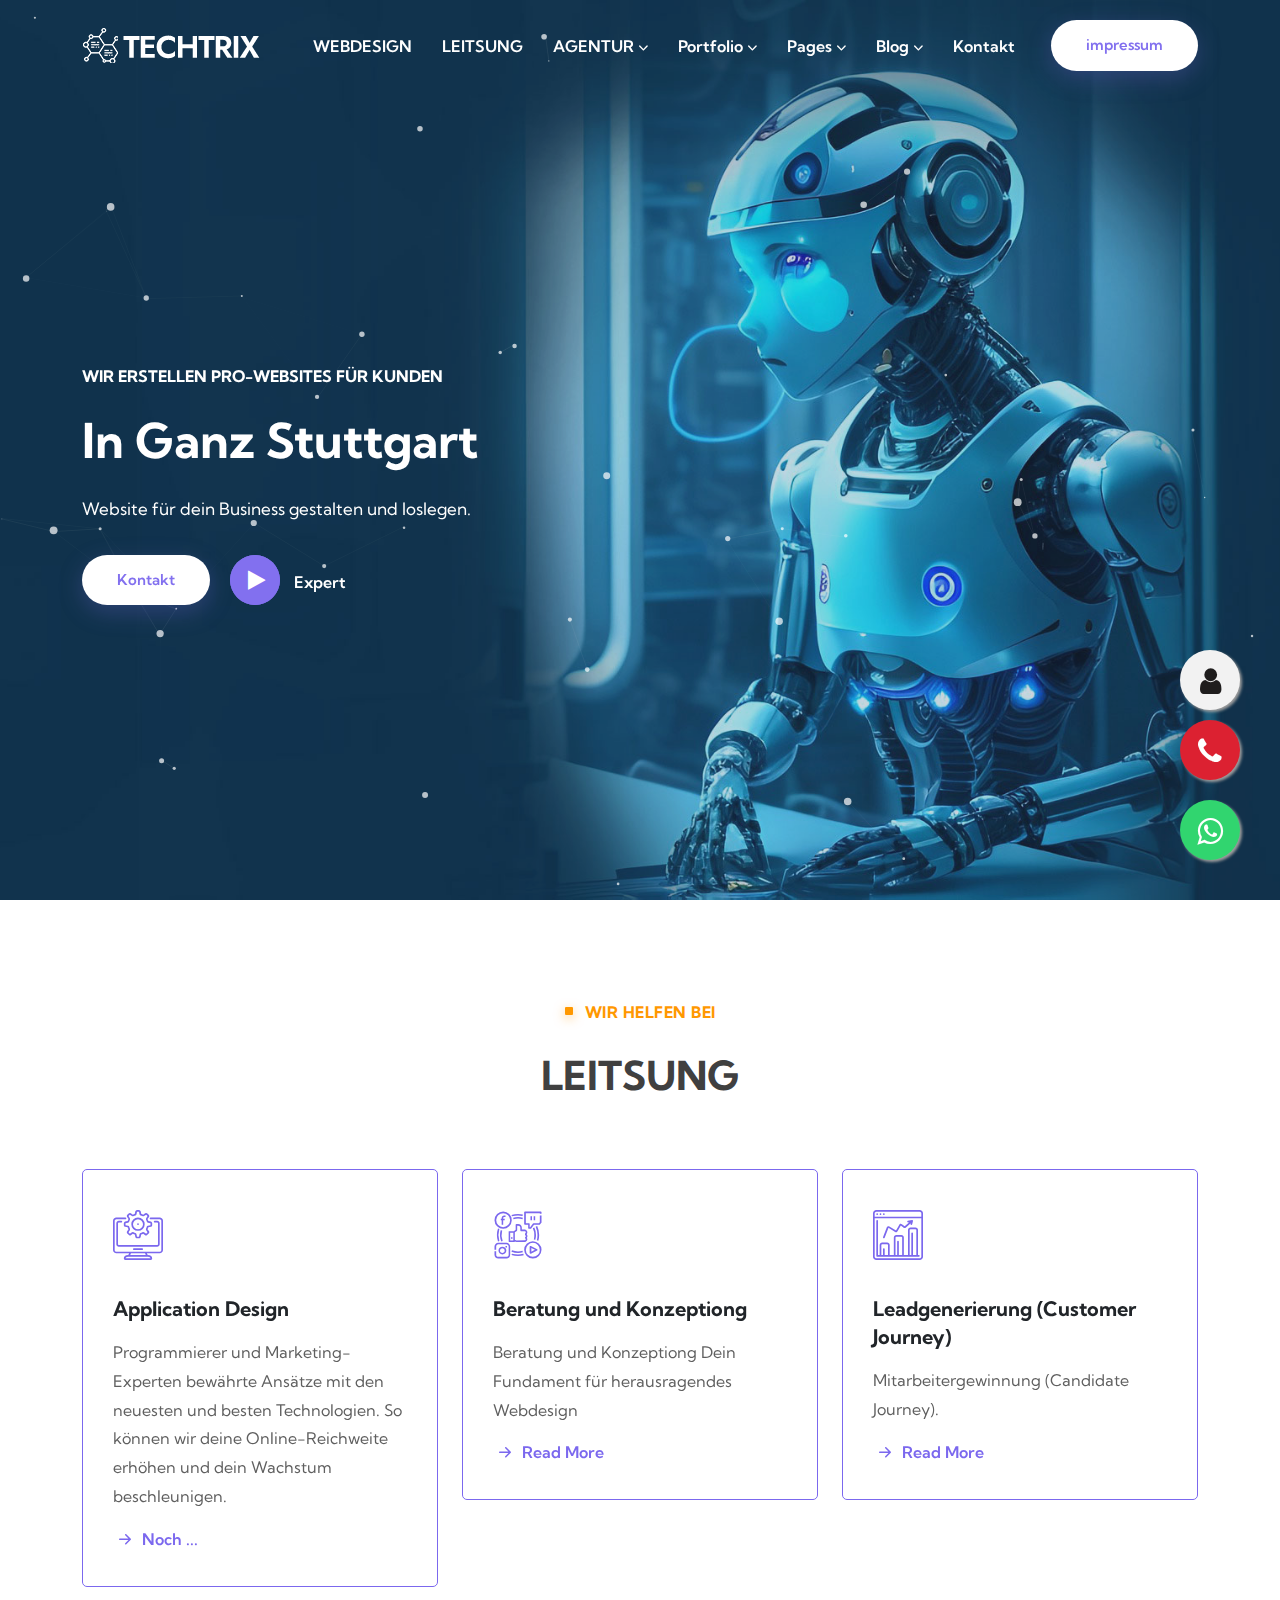
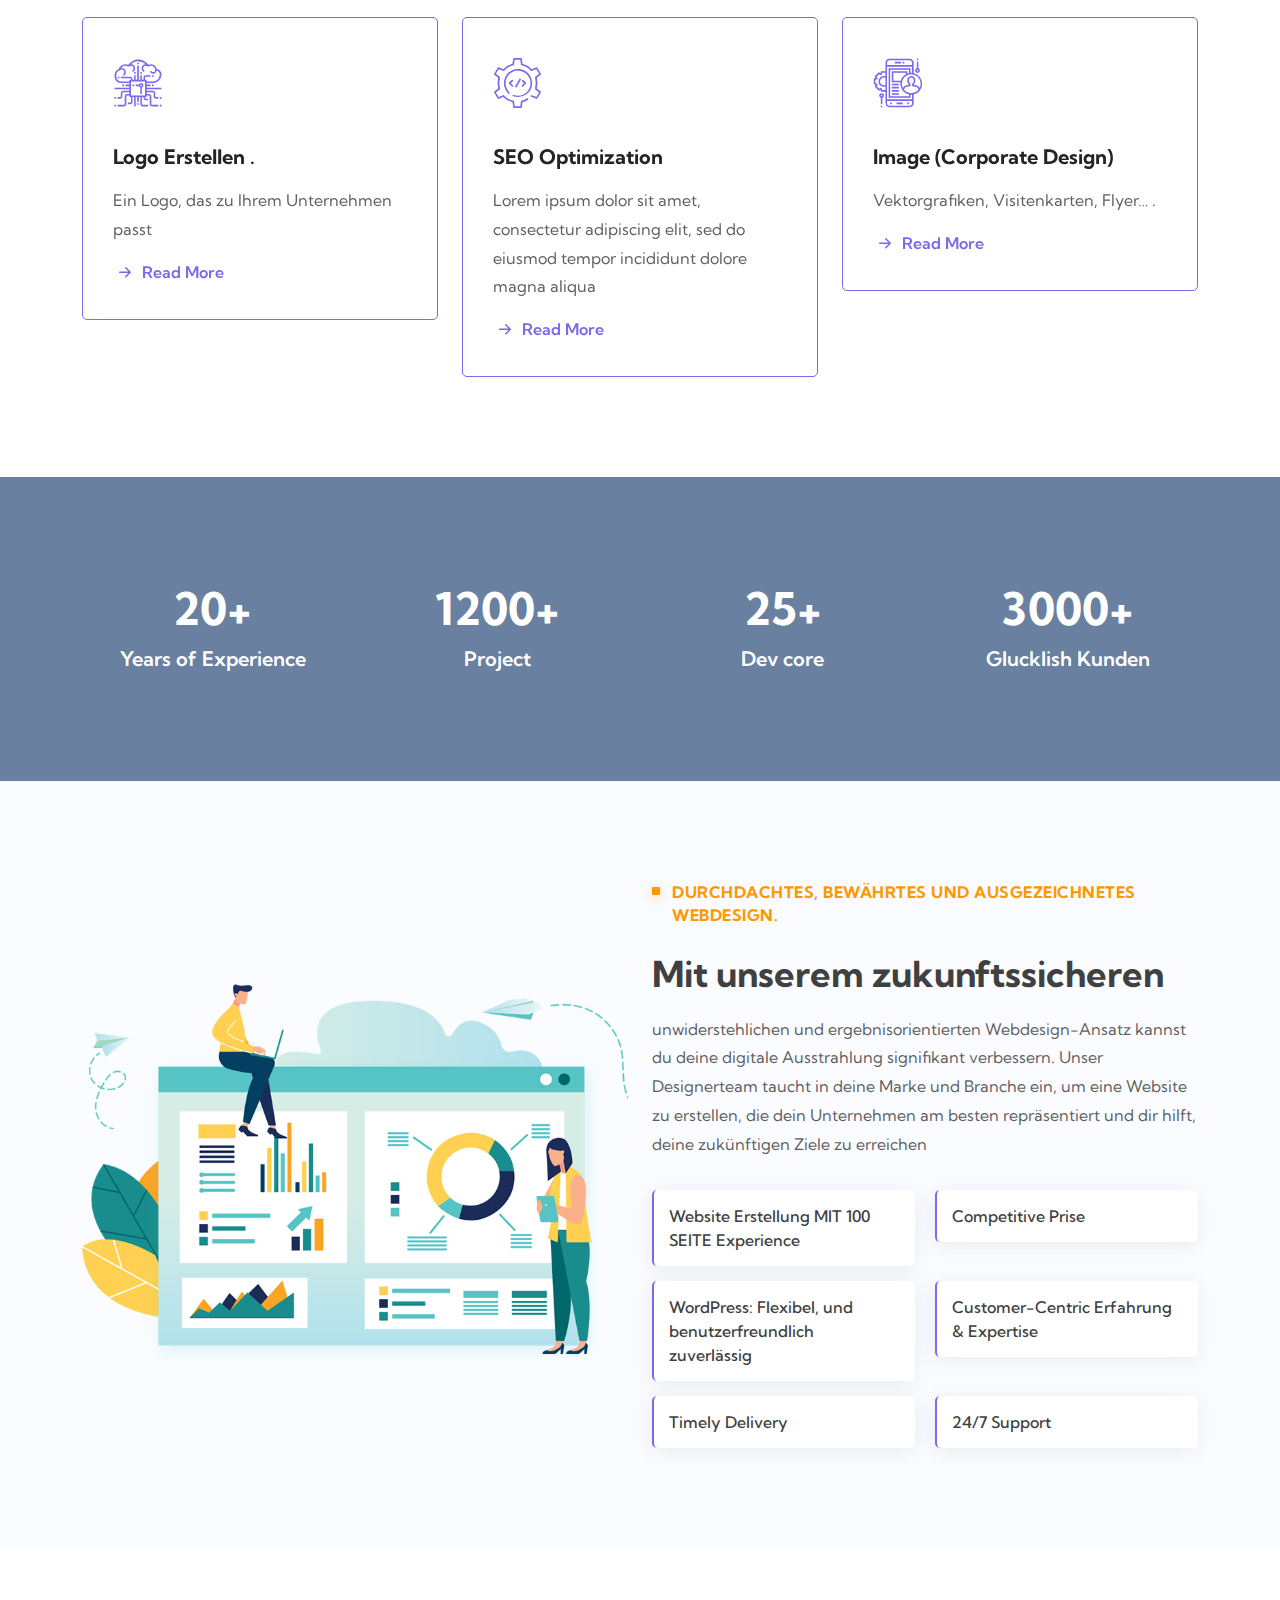
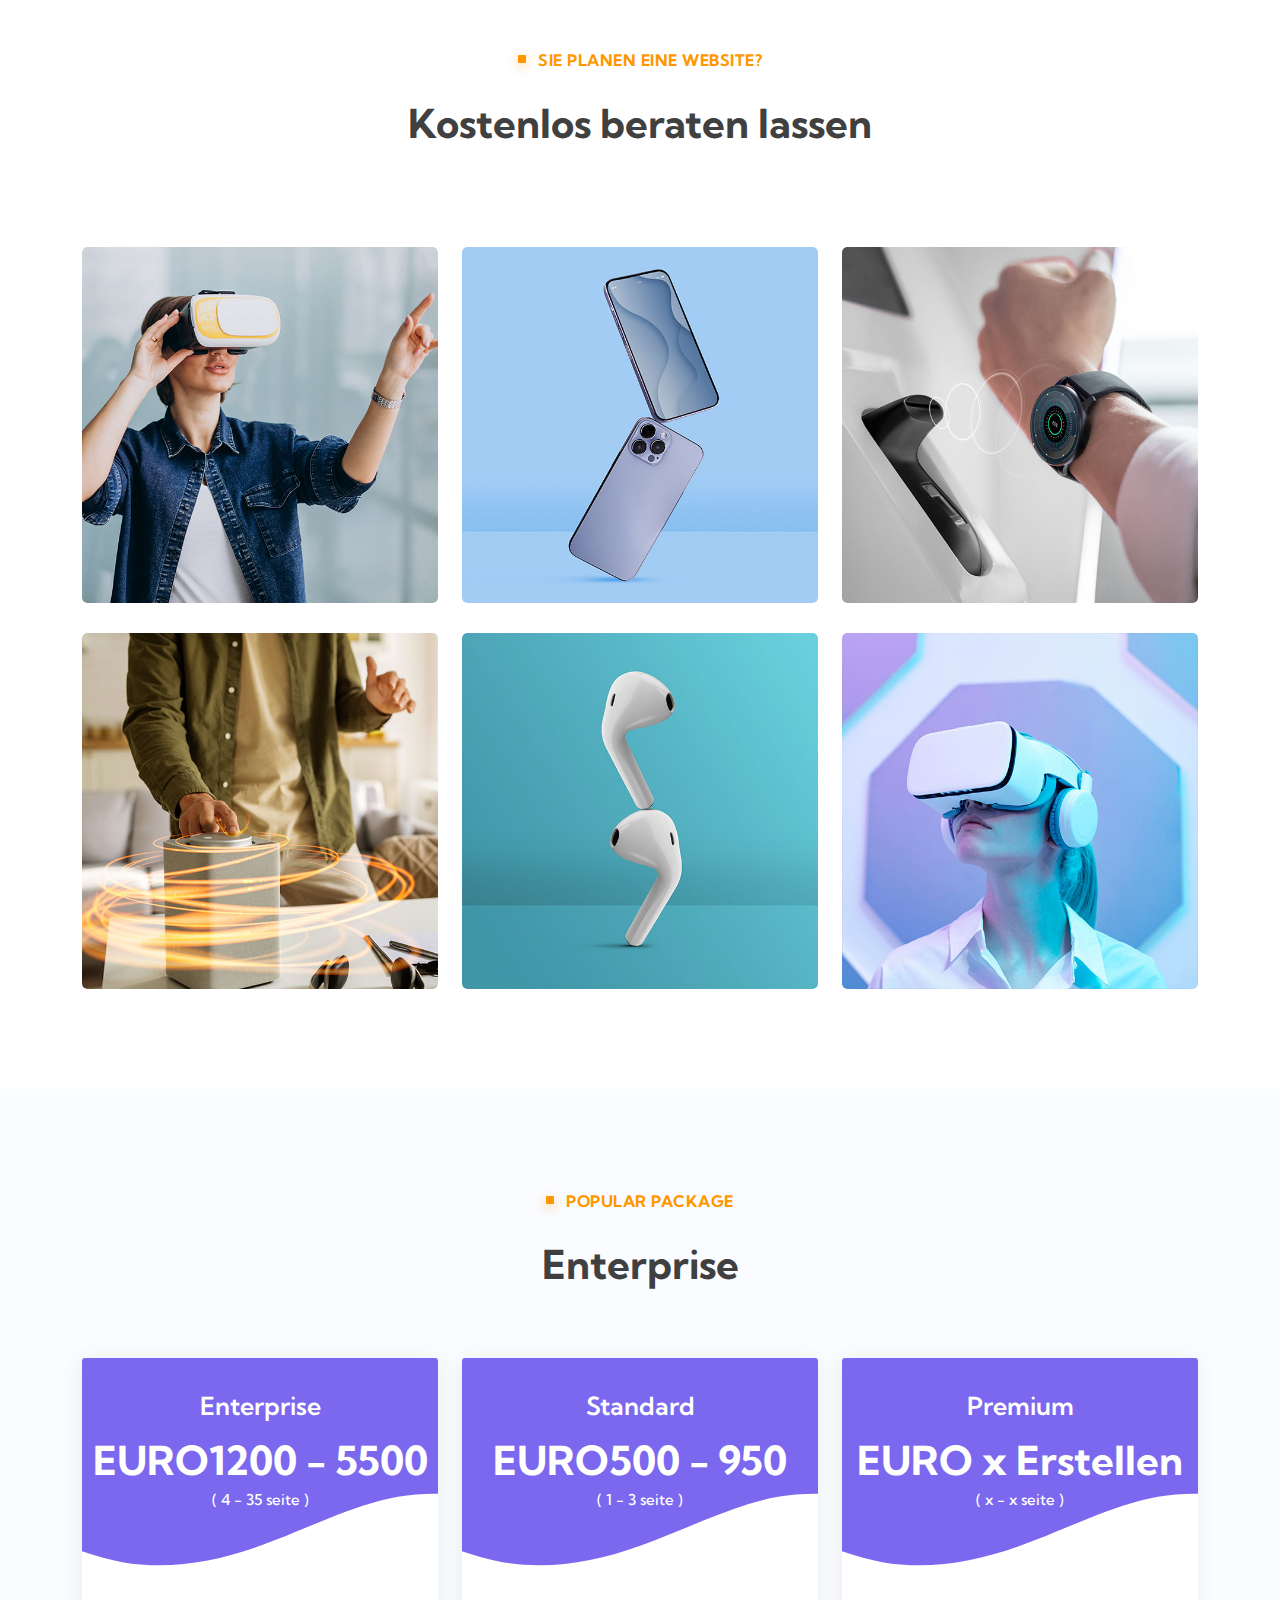
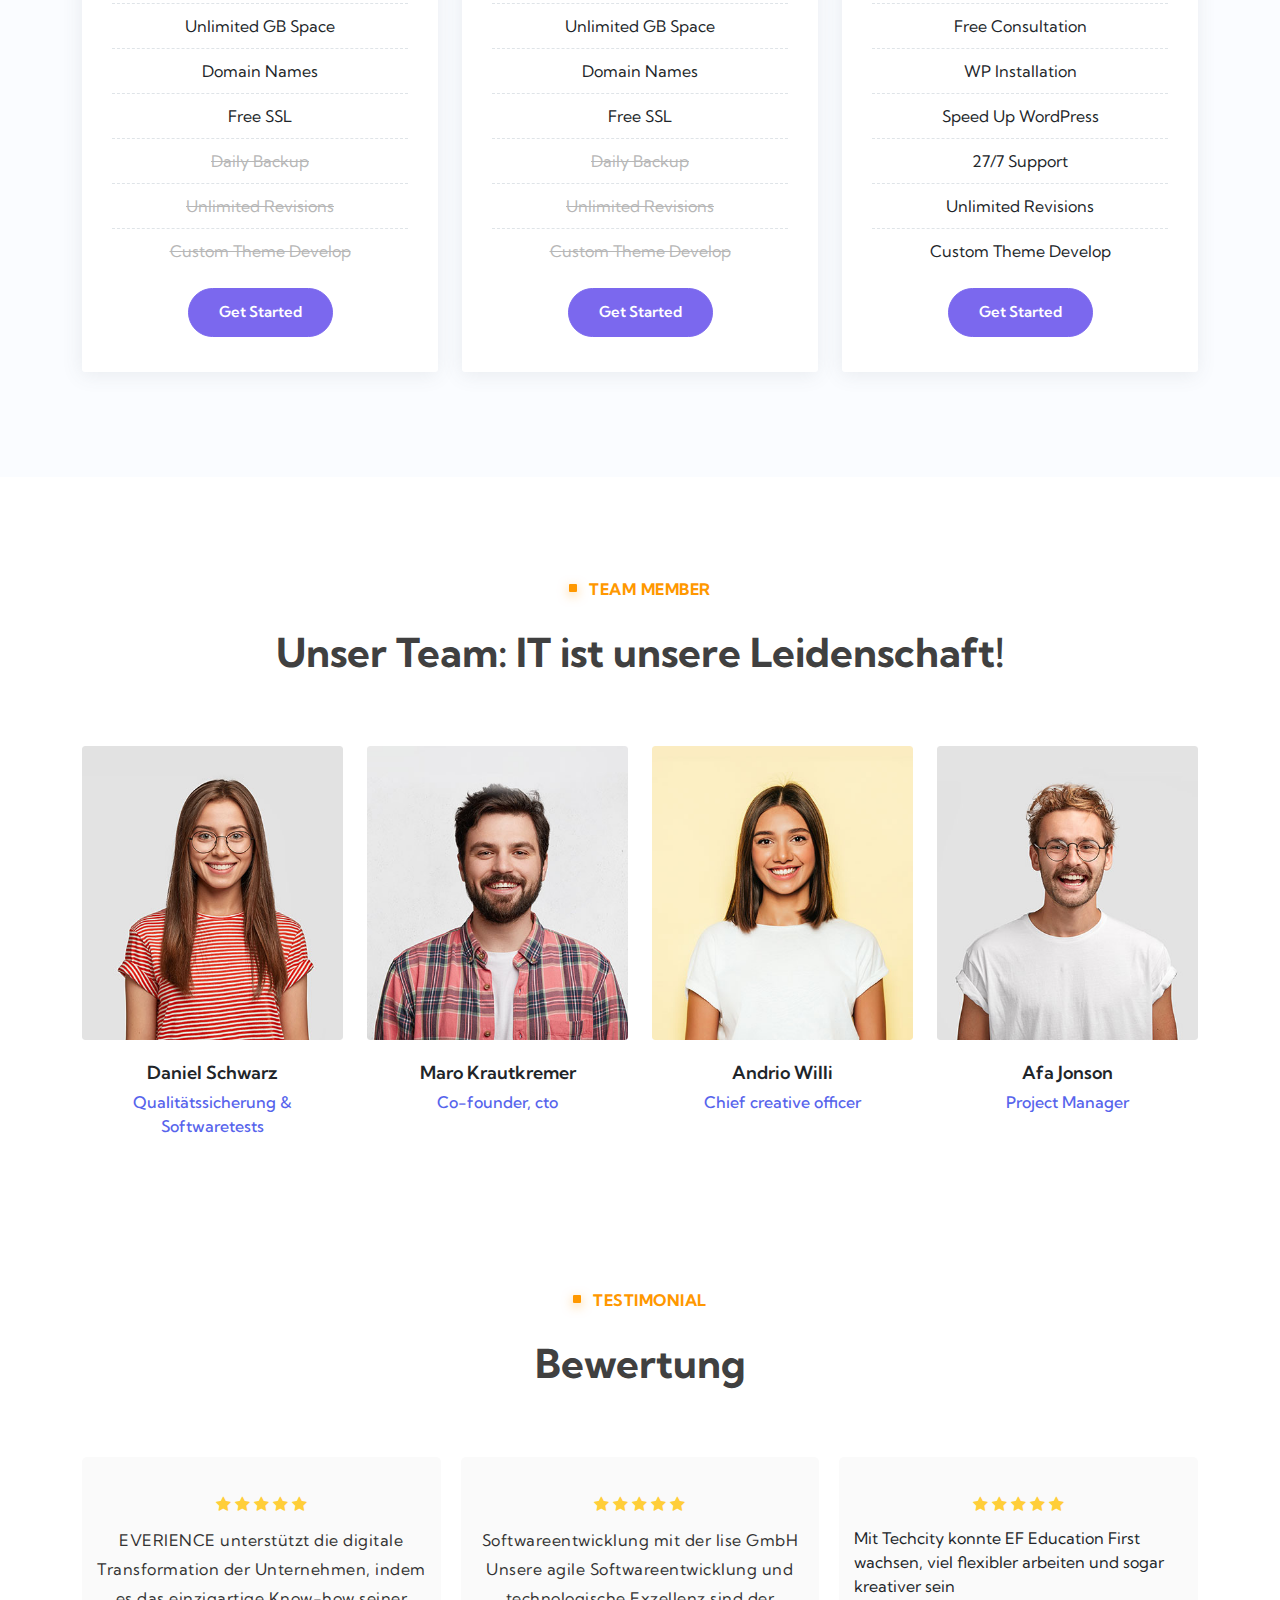
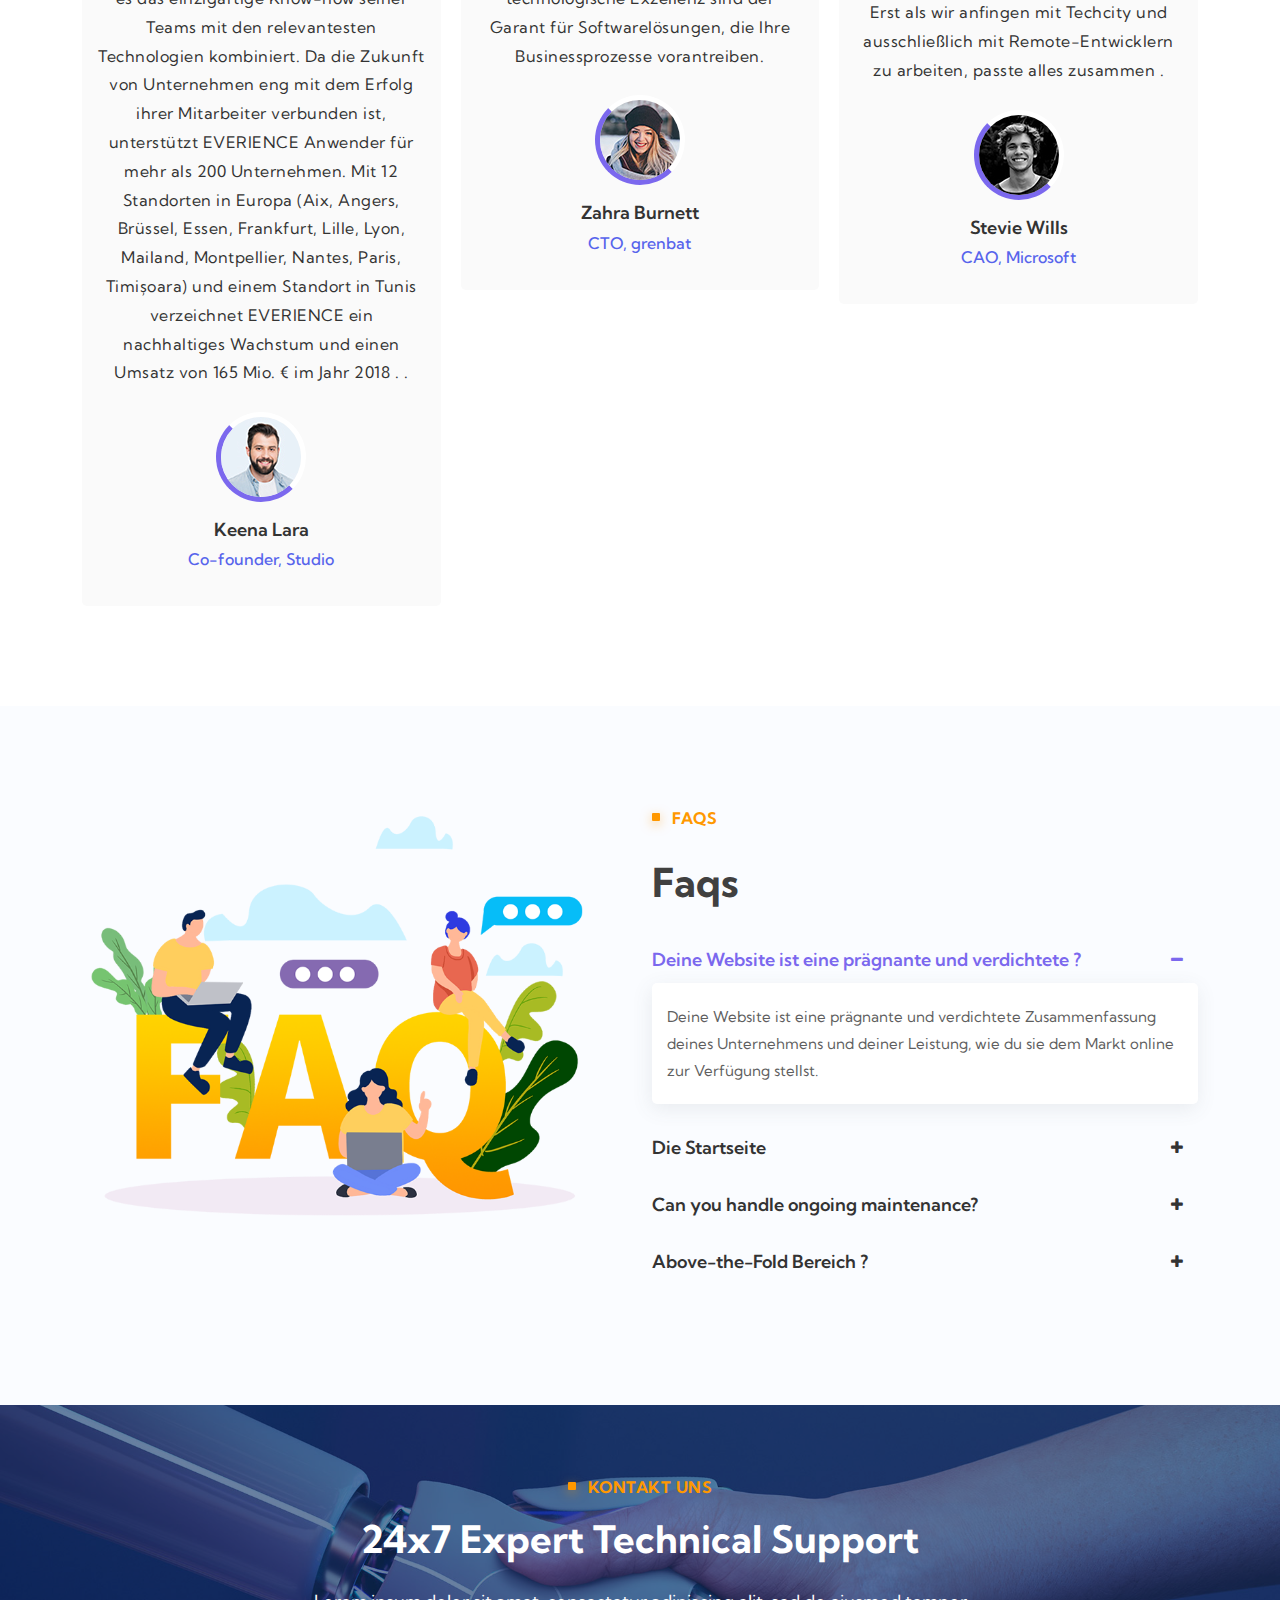
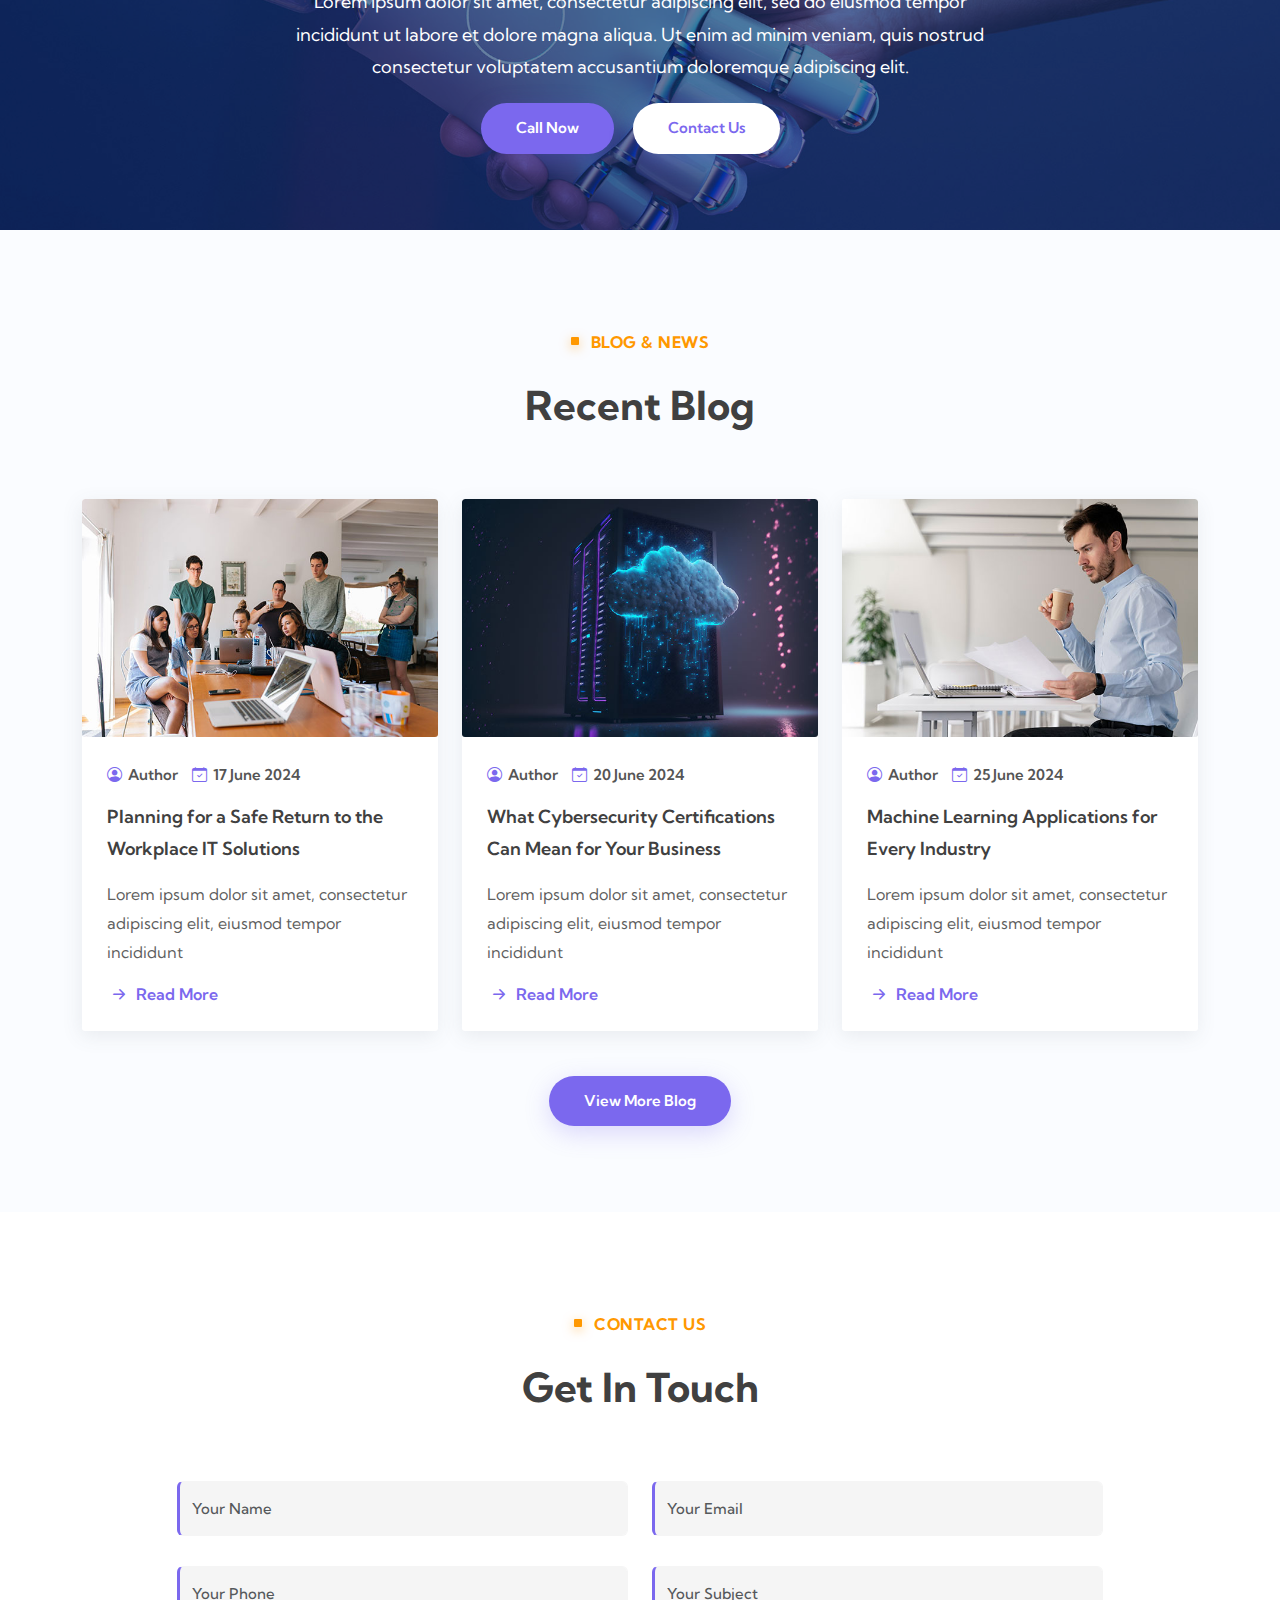
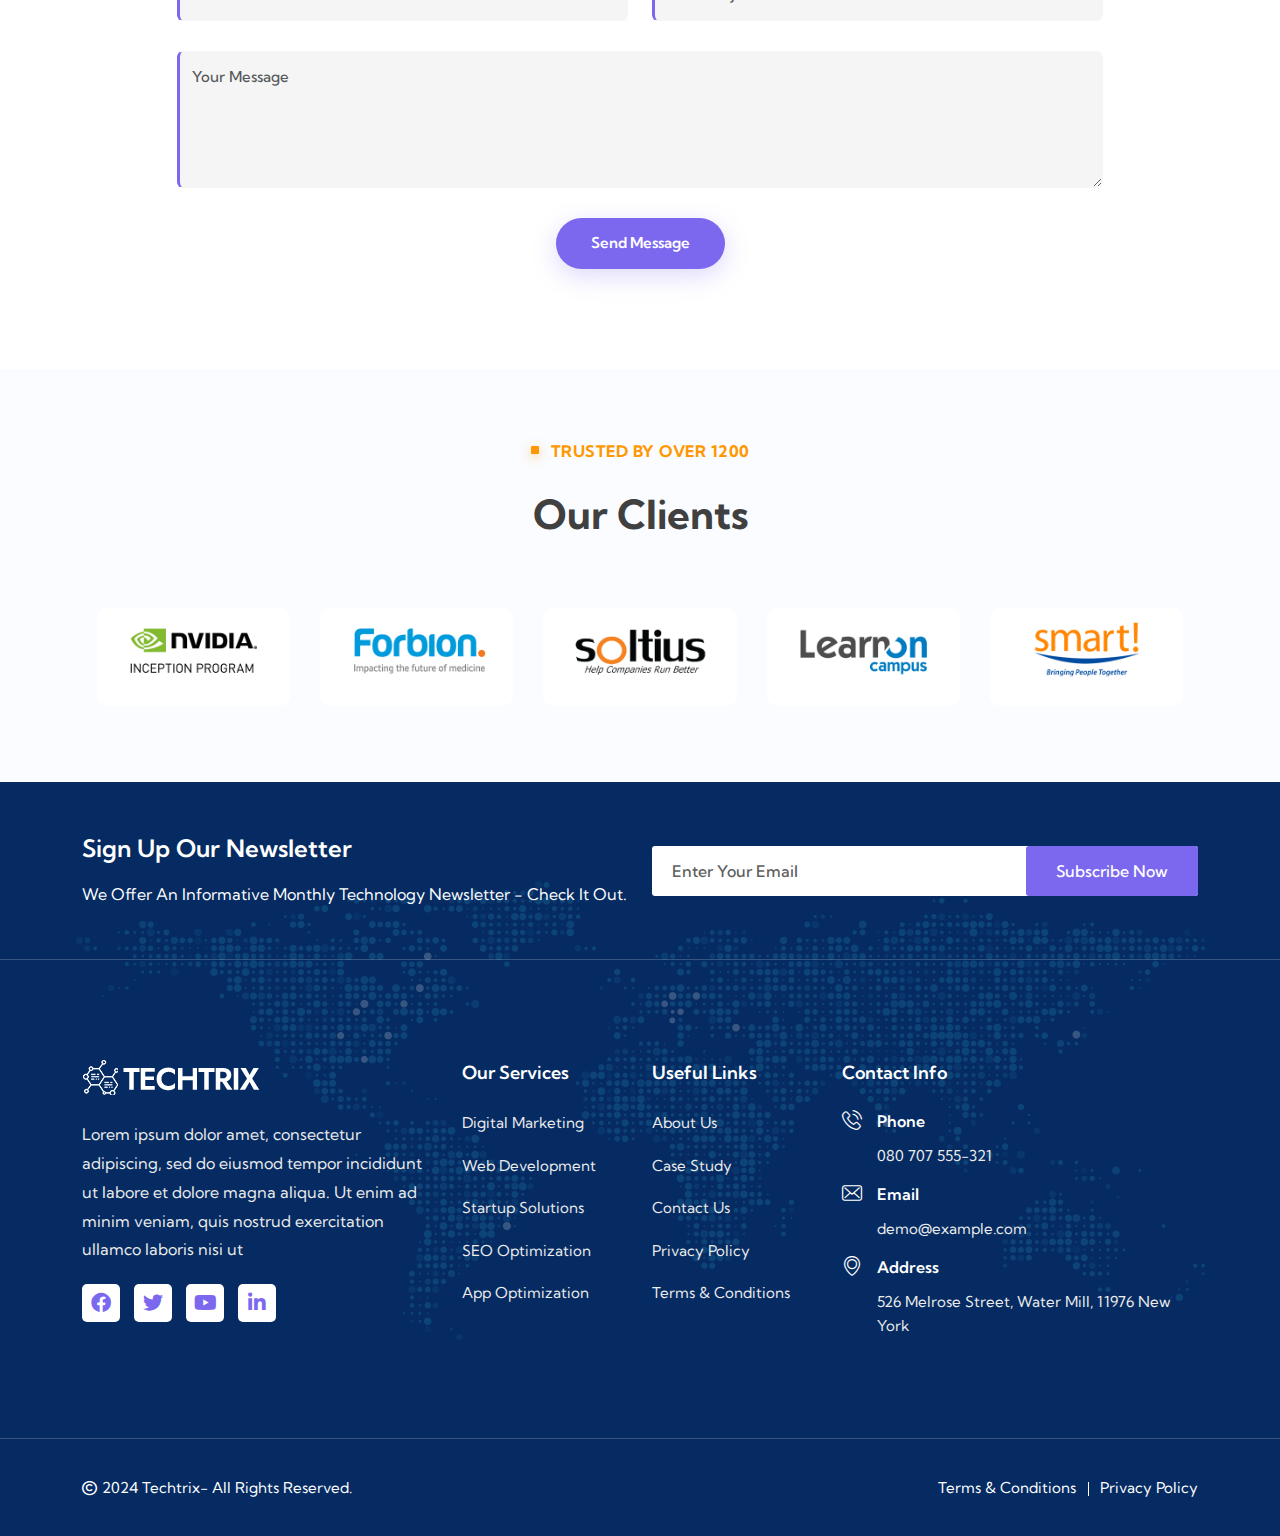
<file: index.html>
<!doctype html>
<html lang="zxx">


 <head>
	<!-- Required meta tags -->
	<meta charset="utf-8">
	<meta name="viewport" content="width=device-width, initial-scale=1, shrink-to-fit=no">
	<!-- Title -->
	<title>Wir Erstellen Pro-Websites Für Kunden In Ganz Stuttgart
	</title>
	<!-- Google Fonts -->
	<link href="https://fonts.googleapis.com/css2?family=Kumbh+Sans:wght@400;500;600;700;800;900&amp;display=swap" rel="stylesheet">
	<!-- Favicon -->
	<link rel="icon" type="image/png" href="assets/img/favicon.png">
	<!-- Bootstrap Min CSS -->
	<link rel="stylesheet" href="assets/css/bootstrap.min.css">
	<!-- Animate Min CSS -->
	<link rel="stylesheet" href="assets/css/animate.min.css">
	<!-- FlatIcon CSS -->
	<link rel="stylesheet" href="assets/css/flaticon.css">
	<!-- Bootstrap Icon CSS -->
	<link rel="stylesheet" href="assets/css/bootstrap-icons.css">
	<!-- Font Awesome Min CSS -->
	<link rel="stylesheet" href="assets/css/fontawesome.min.css">
	<!-- Mean Menu CSS -->
	<link rel="stylesheet" href="assets/css/meanmenu.css">
	<!-- Magnific Popup Min CSS -->
	<link rel="stylesheet" href="assets/css/magnific-popup.min.css">
	<!-- Owl Carousel Min CSS -->
	<link rel="stylesheet" href="assets/css/owl.carousel.min.css">
	<!-- Style CSS -->
	<link rel="stylesheet" href="assets/css/style.css">
	<!-- Responsive CSS -->
	<link rel="stylesheet" href="assets/css/responsive.css">
</head>

<body>

	<!-- Start Preloader Section -->
	<div id="preloader">
		<div id="preloader-center">
			<span class="loader-box"></span>
		</div>
	</div>
	<!-- End Preloader Section -->
	
	<!-- Start Navbar Section -->
	<div class="navbar-section">
		<div class="techtrix-responsive-nav">
			<div class="container">
				<div class="techtrix-responsive-menu">
					<div class="logo">
						<a href="index-2.html">
							<img src="assets/img/logo.png" class="white-logo" alt="logo">
							<img src="assets/img/logo-black.png" class="black-logo" alt="logo">
						</a>
					</div>
				</div>
			</div>
		</div>
		<div class="techtrix-nav">
			<div class="container">
				<nav class="navbar navbar-expand-md navbar-light">
					<a class="navbar-brand" href="index-2.html">
						<img src="assets/img/logo.png" class="white-logo" alt="logo">
						<img src="assets/img/logo-black.png" class="black-logo" alt="logo">
					</a>
					<div class="collapse navbar-collapse mean-menu" id="navbarSupportedContent">
						<ul class="navbar-nav">
							<li class="nav-item">
								<a href="index-2.html" class="nav-link">WEBDESIGN
									
								
									</a>
							</li>
							<li class="nav-item">
								<a href="about.html" class="nav-link">LEITSUNG</a>
							</li>
							<li class="nav-item">
								<a href="#" class="nav-link">AGENTUR <i class="fas fa-chevron-down"></i></a>
								<ul class="dropdown-menu">
									<li class="nav-item">
										<a href="services.html" class="nav-link">	
											E-COMMERCE</a>
									</li>
									<li class="nav-item">
										<a href="single-services.html" class="nav-link">starseite</a>
									</li>
								</ul>
							</li>
							<li class="nav-item">
								<a href="#" class="nav-link">Portfolio <i class="fas fa-chevron-down"></i></a>
								<ul class="dropdown-menu">
									<li class="nav-item">
										<a href="portfolio.html" class="nav-link">Portfolio</a>
									</li>
									<li class="nav-item">
										<a href="single-portfolio.html" class="nav-link">Portfolio Details</a>
									</li>
								</ul>
							</li>
							<li class="nav-item">
								<a href="#" class="nav-link">Pages <i class="fas fa-chevron-down"></i></a>
								<ul class="dropdown-menu">
									<li class="nav-item">
										<a href="about.html" class="nav-link">About Us</a>
									</li>
									<li class="nav-item">
										<a href="team.html" class="nav-link">Team</a>
									</li>
									<li class="nav-item">
										<a href="pricing.html" class="nav-link">Pricing</a>
									</li>
									<li class="nav-item">
										<a href="faq.html" class="nav-link">FAQ</a>
									</li>
									<li class="nav-item">
										<a href="error-404.html" class="nav-link">404 Error</a>
									</li>
									<li class="nav-item">
										<a href="coming-soon.html" class="nav-link">Coming Soon</a>
									</li>
									<li class="nav-item">
										<a href="terms-condition.html" class="nav-link">Terms & Conditions</a>
									</li>
									<li class="nav-item">
										<a href="privacy-policy.html" class="nav-link">Daten</a>
									</li>
								</ul>
							</li>
							<li class="nav-item">
								<a href="#" class="nav-link">Blog <i class="fas fa-chevron-down"></i></a>
								<ul class="dropdown-menu">
									<li class="nav-item">
										<a href="blog.html" class="nav-link">Blog</a>
									</li>
									<li class="nav-item">
										<a href="blog-2.html" class="nav-link">Blog Right Sidebar</a>
									</li>
									<li class="nav-item">
										<a href="single-blog.html" class="nav-link">Blog Details</a>
									</li>
								</ul>
							</li>
							<li class="nav-item">
								<a href="contact.html" class="nav-link">Kontakt</a>
							</li>
						</ul>
						<div class="other-option">
							<a class="default-btn-one" href="#0">impressum <span></span></a>
						</div>
					</div>
				</nav>
			</div>
		</div>
	</div>
	<!-- End Navbar Section -->


	<!-- Start Home Section -->
	<div class="home-section">
		<div id="particles-js"></div>
		<div class="d-table">
			<div class="d-table-cell">
				<div class="container">
					<div class="row align-items-center">
						<div class="col-lg-6 col-md-12">
							<div class="main-banner-content">
								<h5>Wir Erstellen Pro-Websites Für Kunden</h5>
								<h1>In Ganz Stuttgart </h1>
								<p>Website für dein Business gestalten und loslegen.

								</p>
								<div class="banner-btn">
									<a href="https://api.whatsapp.com/send?phone=+4915792483630" class="default-btn-one">	 Kontakt	<span></span></a>
									<div class="video-box">
										<a href="https://api.whatsapp.com/send?phone=+4915792483630" class="popup-video"> 
											<div class="video-icon"><i class="fa fa-play"></i></div>
											<span class="video-sub-title">Expert</span>
										</a>
									</div>
								</div>
							</div>
						</div>
					</div>
				</div>
			</div>
		</div>
	</div>
	<!-- End Home Section -->

	<!-- Start Services Section -->
	<section class="services-section section-padding">
		<div class="container">
			<div class="row">
                <div class="col-md-12">
					<div class="section-title">
						<h6 class="sub-title">Wir helfen bei
						</h6>
						<h2>LEITSUNG</h2>
					</div>
                </div>
				<div class="col-lg-4 col-md-6">
					<div class="single-services-item">
						<div class="services-icon">
							<i class="flaticon-development"></i>
						</div>
						<h3>Application Design</h3>
						<p>Programmierer und Marketing-Experten bewährte Ansätze mit den neuesten und besten Technologien. So können wir deine Online-Reichweite erhöhen und dein Wachstum beschleunigen.</p>
						<div class="services-btn">
							<a href="#" class="read-more"><i class="bi bi-arrow-right-short"></i> Noch ... </a>
						</div>
					</div>
				</div>
				<div class="col-lg-4 col-md-6">
					<div class="single-services-item">
						<div class="services-icon">
							<i class="flaticon-thumbs-up"></i>
						</div>
						<h3>Beratung und Konzeptiong</h3>
						<p>  
							Beratung und Konzeptiong
							Dein Fundament für herausragendes Webdesign</p>
						<div class="services-btn">
							<a href="#" class="read-more"><i class="bi bi-arrow-right-short"></i> Read More</a>
						</div>
					</div>
				</div>
				<div class="col-lg-4 col-md-6">
					<div class="single-services-item">
						<div class="services-icon">
							<i class="flaticon-analytics"></i>
						</div>
						<h3>Leadgenerierung (Customer Journey)</h3>
						<p>
							Mitarbeitergewinnung (Candidate Journey).</p>
						<div class="services-btn">
							<a href="#" class="read-more"><i class="bi bi-arrow-right-short"></i> Read More</a>
						</div>
					</div>
				</div>
				<div class="col-lg-4 col-md-6">
					<div class="single-services-item">
						<div class="services-icon">
							<i class="flaticon-brain-1"></i>
						</div>
						<h3>Logo  Erstellen
							.</h3>
						<p>Ein Logo, das zu Ihrem Unternehmen passt</p>
						<div class="services-btn">
							<a href="#" class="read-more"><i class="bi bi-arrow-right-short"></i> Read More</a>
						</div>
					</div>
				</div>
				<div class="col-lg-4 col-md-6">
					<div class="single-services-item">
						<div class="services-icon">
							<i class="flaticon-coding"></i>
						</div>
						<h3>SEO Optimization</h3>
						<p>Lorem ipsum dolor sit amet, consectetur adipiscing elit, sed do eiusmod tempor incididunt dolore magna aliqua</p>
						<div class="services-btn">
							<a href="#" class="read-more"><i class="bi bi-arrow-right-short"></i> Read More</a>
						</div>
					</div>
				</div>
				<div class="col-lg-4 col-md-6">
					<div class="single-services-item">
						<div class="services-icon">
							<i class="flaticon-mobile-app"></i>
						</div>
						<h3>Image (Corporate Design)
							</h3>
						<p>Vektorgrafiken, Visitenkarten, Flyer… .</p>
						<div class="services-btn">
							<a href="#" class="read-more"><i class="bi bi-arrow-right-short"></i> Read More</a>
						</div>
					</div>
				</div>
			</div>
		</div>
	</section>
	<!-- End Services Section -->
	
	<!-- Start Counter Section -->
	<section class="counter-area section-padding">
		<div class="container">
			<div class="row">
				<div class="col-lg-3 col-md-6 counter-item">
					<div class="single-counter">
						<div class="counter-contents">
							<h2>
								<span class="counter-number">20</span>
								<span>+</span>
							</h2>
							<h3 class="counter-heading">Years of Experience</h3>
						</div>
					</div>
				</div>
				<div class="col-lg-3 col-md-6 counter-item">
					<div class="single-counter">
						<div class="counter-contents">
							<h2>
								<span class="counter-number">1200</span>
								<span>+</span>
							</h2>
							<h3 class="counter-heading">  Project</h3>
						</div>
					</div>
				</div>
				<div class="col-lg-3 col-md-6 counter-item">
					<div class="single-counter">
						<div class="counter-contents">
							<h2>
								<span class="counter-number">25</span>
								<span>+</span>
							</h2>
							<h3 class="counter-heading">  Dev core </h3>
						</div>
					</div>
				</div>
				<div class="col-lg-3 col-md-6 counter-item">
					<div class="single-counter">
						<div class="counter-contents">
							<h2>
								<span class="counter-number">3000</span>
								<span>+</span>
							</h2>
							<h3 class="counter-heading">Glucklish Kunden</h3>
						</div>
					</div>
				</div>
			</div>
		</div>
	</section>
	<!-- End Counter Section -->
	
	<!-- Start Overview Section -->
	<section class="overview-section bg-grey section-padding">
		<div class="container">
			<div class="row align-items-center">
				<div class="col-lg-6">
					<div class="overview-image">
						<img src="assets/img/choose-1.png" alt="image">
					</div>
				</div>
				<div class="col-lg-6">
					<div class="overview-content">
						<h6 class="sub-title">Durchdachtes, bewährtes und ausgezeichnetes Webdesign.
						</h6>
						<h2>Mit unserem zukunftssicheren

						</h2>
						<p>unwiderstehlichen und ergebnisorientierten Webdesign-Ansatz kannst du deine digitale Ausstrahlung signifikant verbessern. Unser Designerteam taucht in deine Marke und Branche ein, um eine Website zu erstellen, die dein Unternehmen am besten repräsentiert und dir hilft, deine zukünftigen Ziele zu erreichen</p>
						<ul class="features-list">
							<li> <span>Website Erstellung MIT 100 SEITE Experience
							</span></li>
							<li> <span>Competitive Prise</span></li>
							<li> <span>WordPress: Flexibel, und benutzerfreundlich zuverlässig
							</span></li>
							<li> <span>Customer-Centric Erfahrung & Expertise
							</span></li>
							<li> <span>Timely Delivery
							</span></li>
							<li> <span>24/7 Support
							</span></li>
						</ul>
					</div>
				</div>
			</div>
		</div>
	</section>
	<!-- End Overview Section -->
	
	<!-- Start Portfolio Section -->
    <section class="portfolio-area section-padding">
        <div class="container">
            <div class="row">
                <div class="col-md-12">
					<div class="section-title">
						<h6 class="sub-title">Sie planen eine Website?
						</h6>
						<h2>Kostenlos beraten lassen

						</h2>
					</div>
                </div>
                <!-- portfolio-item -->
                <div class="col-lg-4 col-md-6">
                    <div class="portfolio-item">
						<img src="assets/img/portfolio/portfolio-1.jpg" alt="image">
                        <div class="portfolio-content-overlay">
							<p>App Design | App Development</p>
							<h3><a href="single-portfolio.html">Creative Web Design</a></h3>
							<a class="portfolio-link-icon" href="single-portfolio.html"><i class="bi bi-arrow-right"></i></a>
                        </div>
                    </div>
                </div>
                <!-- portfolio-item -->
                <div class="col-lg-4 col-md-6">
                    <div class="portfolio-item">
						<img src="assets/img/portfolio/portfolio-2.jpg" alt="image">
                        <div class="portfolio-content-overlay">
							<p>App Store | Social Media</p>
							<h3><a href="single-portfolio.html">Creative Web Design</a></h3>
							<a class="portfolio-link-icon" href="single-portfolio.html"><i class="bi bi-arrow-right"></i></a>
                        </div>
                    </div>
                </div>
                <!-- portfolio-item -->
                <div class="col-lg-4 col-md-6">
                    <div class="portfolio-item">
						<img src="assets/img/portfolio/portfolio-3.jpg" alt="image">
                        <div class="portfolio-content-overlay">
							<p>App Store | Social Media</p>
							<h3><a href="single-portfolio.html">Creative Web Design</a></h3>
							<a class="portfolio-link-icon" href="single-portfolio.html"><i class="bi bi-arrow-right"></i></a>
                        </div>
                    </div>
                </div>
                <!-- portfolio-item -->
                <div class="col-lg-4 col-md-6">
                    <div class="portfolio-item">
						<img src="assets/img/portfolio/portfolio-4.jpg" alt="image">
                        <div class="portfolio-content-overlay">
							<p>App Store | Social Media</p>
							<h3><a href="single-portfolio.html">Creative Web Design</a></h3>
							<a class="portfolio-link-icon" href="single-portfolio.html"><i class="bi bi-arrow-right"></i></a>
                        </div>
                    </div>
                </div>
                <!-- portfolio-item -->
                <div class="col-lg-4 col-md-6">
                    <div class="portfolio-item">
						<img src="assets/img/portfolio/portfolio-5.jpg" alt="image">
                        <div class="portfolio-content-overlay">
							<p>App Store | Social Media</p>
							<h3><a href="single-portfolio.html">Creative Web Design</a></h3>
							<a class="portfolio-link-icon" href="single-portfolio.html"><i class="bi bi-arrow-right"></i></a>
                        </div>
                    </div>
                </div>
                <!-- portfolio-item -->
                <div class="col-lg-4 col-md-6">
                    <div class="portfolio-item">
						<img src="assets/img/portfolio/portfolio-6.jpg" alt="image">
                        <div class="portfolio-content-overlay">
							<p>App Store | Social Media</p>
							<h3><a href="single-portfolio.html">Creative Web Design</a></h3>
							<a class="portfolio-link-icon" href="single-portfolio.html"><i class="bi bi-arrow-right"></i></a>
                        </div>
                    </div>
                </div>
            </div>
        </div>
    </section>
    <!-- End Portfolio Section -->
	
	<!-- Start Pricing Section -->
	<section class="price-section bg-grey pt-100 pb-70">
		<div class="container">
			<div class="row">
                <div class="col-md-12">
					<div class="section-title">
						<h6 class="sub-title">Popular Package</h6>
						<h2>Enterprise</h2>
					</div>
                </div>
				<div class="col-lg-4 col-md-6">
					<div class="single-pricing-content">
						<div class="pricing-top-bg">
							<div class="price-title">
								<h3>Enterprise</h3>
							</div>
							<div class="price-amount">
								<h2>EURO1200 - 5500  <span class="price-period">( 4 - 35 seite )
									</span></h2>
							</div>
						</div>
						<div class="price-features">
							<ul>
								<li> Unlimited GB Space
								</li>
								<li>Domain Names</li>
								<li>Free SSL</li>
								<li class="offer-list-none"><del>Daily Backup</del></li>
								<li class="offer-list-none"><del>Unlimited Revisions</del></li>
								<li class="offer-list-none"><del>Custom Theme Develop</del></li>
							</ul>
						</div>
						<div class="price-btn">
							<a href="#" class="price-btn-one">Get Started</a>
						</div>
					</div>
				</div>
				<div class="col-lg-4 col-md-6">
					<div class="single-pricing-content">
						<div class="pricing-top-bg">
							<div class="price-title">
								<h3>Standard  </h3>
							</div>
							<div class="price-amount">
								<h2>EURO500 - 950  <span class="price-period">( 1 - 3 seite )</span></h2>
							</div>
						</div>
					<div class="price-features">
							<ul>
								<li> Unlimited GB Space
								</li>
								<li>Domain Names</li>
								<li>Free SSL</li>
								<li class="offer-list-none"><del>Daily Backup</del></li>
								<li class="offer-list-none"><del>Unlimited Revisions</del></li>
								<li class="offer-list-none"><del>Custom Theme Develop</del></li>
							</ul>
						</div>
 						<div class="price-btn">
							<a href="#" class="price-btn-one">Get Started</a>
						</div>
					</div>
				</div>
				<div class="col-lg-4 col-md-6">
					<div class="single-pricing-content">
						<div class="pricing-top-bg">
							<div class="price-title">
								<h3>Premium  </h3>
							</div>
							<div class="price-amount">
								<h2> EURO x Erstellen <span class="price-period"> ( x - x seite )</span></h2>
							</div>
						</div>
						<div class="price-features">
							<ul>
								<li>Free Consultation</li>
								<li>WP Installation</li>
								<li>Speed Up WordPress</li>
								<li>27/7 Support</li>
								<li>Unlimited Revisions</li>
								<li>Custom Theme Develop</li>
							</ul>
						</div>
						<div class="price-btn">
							<a href="#" class="price-btn-one">Get Started</a>
						</div>
					</div>
				</div>
			</div>
		</div>
	</section>
	<!-- End Pricing Section -->
	
	<!-- Start Team Section -->
	<section class="team-section section-padding">
		<div class="container">
			<div class="row">
				<div class="col-md-12">
					<div class="section-title">
						<h6 class="sub-title">Team Member</h6>
						<h2>Unser Team: IT ist unsere Leidenschaft!

						</h2>
					</div>
				</div>
				<div class="col-lg-3 col-md-6">
					<div class="single-team-box">
						<div class="team-image">
							<img src="assets/img/team/team-1.jpg" alt="team">
							<div class="team-social-icon">
								<a href="#" class="social-color-1"><i class="fab fa-facebook-f"></i></a>
								<a href="#" class="social-color-2"><i class="fab fa-twitter"></i></a>
								<a href="#" class="social-color-3"><i class="fab fa-linkedin"></i></a>
							</div>
						</div>
						<div class="team-info">
							<h3>Daniel Schwarz
							</h3>
							<span>Qualitätssicherung & Softwaretests
							</span>
						</div>
					</div>
				</div>
				<div class="col-lg-3 col-md-6">
					<div class="single-team-box">
						<div class="team-image">
							<img src="assets/img/team/team-2.jpg" alt="team">
							<div class="team-social-icon">
								<a href="#" class="social-color-1"><i class="fab fa-facebook-f"></i></a>
								<a href="#" class="social-color-2"><i class="fab fa-twitter"></i></a>
								<a href="#" class="social-color-3"><i class="fab fa-linkedin"></i></a>
							</div>
						</div>
						<div class="team-info">
							<h3>Maro Krautkremer
							</h3>
							<span>Co-founder, cto</span>
						</div>
					</div>
				</div>
				<div class="col-lg-3 col-md-6">
					<div class="single-team-box">
						<div class="team-image">
							<img src="assets/img/team/team-3.jpg" alt="team">
							<div class="team-social-icon">
								<a href="#" class="social-color-1"><i class="fab fa-facebook-f"></i></a>
								<a href="#" class="social-color-2"><i class="fab fa-twitter"></i></a>
								<a href="#" class="social-color-3"><i class="fab fa-linkedin"></i></a>
							</div>
						</div>
						<div class="team-info">
							<h3>Andrio Willi
							</h3>
							<span>Chief creative officer</span>
						</div>
					</div>
				</div>
				<div class="col-lg-3 col-md-6">
					<div class="single-team-box">
						<div class="team-image">
							<img src="assets/img/team/team-4.jpg" alt="team">
							<div class="team-social-icon">
								<a href="#" class="social-color-1"><i class="fab fa-facebook-f"></i></a>
								<a href="#" class="social-color-2"><i class="fab fa-twitter"></i></a>
								<a href="#" class="social-color-3"><i class="fab fa-linkedin"></i></a>
							</div>
						</div>
						<div class="team-info">
							<h3>Afa Jonson</h3>
							<span>Project Manager</span>
						</div>
					</div>
				</div>
			</div>
		</div>
	</section>
	<!-- End Team Section -->
	
	<!-- Start Testimonial Section -->
	<section class="testimonial-section pt-50 pb-100">
		<div class="container">
			<div class="row">
                <div class="col-md-12">
					<div class="section-title">
						<h6 class="sub-title">Testimonial</h6>
						<h2>Bewertung</h2>
 					</div>
                </div>
				<div class="col-lg-12 col-md-12">
					<div class="testimonial-slider owl-carousel owl-theme">
						<!-- testimonials item -->
						<div class="single-testimonial">
							<div class="rating-box">
								<ul>
									<li><i class="fa fa-star"></i></li>
									<li><i class="fa fa-star"></i></li>
									<li><i class="fa fa-star"></i></li>
									<li><i class="fa fa-star"></i></li>
									<li><i class="fa fa-star"></i></li>
								</ul>
							</div>
							<div class="testimonial-content">
								<p>EVERIENCE unterstützt die digitale Transformation der Unternehmen, indem es das einzigartige Know-how seiner Teams mit den relevantesten Technologien kombiniert. Da die Zukunft von Unternehmen eng mit dem Erfolg ihrer Mitarbeiter verbunden ist, unterstützt EVERIENCE Anwender für mehr als 200 Unternehmen. Mit 12 Standorten in Europa (Aix, Angers, Brüssel, Essen, Frankfurt, Lille, Lyon, Mailand, Montpellier, Nantes, Paris, Timișoara) und einem Standort in Tunis verzeichnet EVERIENCE ein nachhaltiges Wachstum und einen Umsatz von 165 Mio. € im Jahr 2018 . 
									.</p>
							</div>
							<div class="avatar">
								<img src="assets/img/client/testimonial-1.jpg" alt="testimonial images">
							</div>
							<div class="testimonial-bio">
								<div class="bio-info">
									<h3>Keena Lara
									</h3>
									<span>Co-founder, Studio</span>
								</div>
							</div>
						</div>
						<!-- testimonials item -->
						<div class="single-testimonial">
							<div class="rating-box">
								<ul>
									<li><i class="fa fa-star"></i></li>
									<li><i class="fa fa-star"></i></li>
									<li><i class="fa fa-star"></i></li>
									<li><i class="fa fa-star"></i></li>
									<li><i class="fa fa-star"></i></li>
								</ul>
							</div>





							
							
							
							





							<div class="testimonial-content">
								<p>Softwareentwicklung mit der lise GmbH
									Unsere agile Softwareentwicklung und technologische Exzellenz sind der Garant für Softwarelösungen, die Ihre Businessprozesse vorantreiben. 
								   </p>
							</div>
							<div class="avatar">
								<img src="assets/img/client/testimonial-2.jpg" alt="testimonial images">
							</div>
							<div class="testimonial-bio">
								<div class="bio-info">
									<h3>Zahra Burnett</h3>
									<span>CTO, grenbat</span>
								</div>
							</div>
						</div>
						<!-- testimonials item -->
						<div class="single-testimonial">
							<div class="rating-box">
								<ul>
									<li><i class="fa fa-star"></i></li>
									<li><i class="fa fa-star"></i></li>
									<li><i class="fa fa-star"></i></li>
									<li><i class="fa fa-star"></i></li>
									<li><i class="fa fa-star"></i></li>
								</ul>
							</div>

 
					 
							Mit Techcity konnte EF Education First wachsen, viel flexibler arbeiten und sogar kreativer sein 
						   


							<div class="testimonial-content">
								<p>Erst als wir anfingen mit Techcity und ausschließlich mit Remote-Entwicklern zu arbeiten, passte alles zusammen 
									.</p>
							</div>
							<div class="avatar">
								<img src="assets/img/client/testimonial-3.jpg" alt="testimonial images">
							</div>
							<div class="testimonial-bio">
								<div class="bio-info">
									<h3>Stevie Wills</h3>
									<span>CAO, Microsoft</span>
								</div>
							</div>
						</div>
					</div>
				</div>
			</div>
		</div>
	</section>
	<!-- End Testimonial Section -->
	
	<!-- Start Faq Section -->
	<section class="faq-section home-faq bg-grey section-padding">
		<div class="container">
			<div class="row">
				<div class="col-lg-6 col-md-12">
					<div class="faq-img">
						<img src="assets/img/faq.png" alt="images">
					</div>
				</div>
				<div class="col-lg-6 col-md-12">
					<div class="section-title">
						<h6 class="sub-title">Faqs</h6>
						<h2>  Faqs</h2>
					</div>
					<div class="faq-accordion first-faq-box">
						<ul class="accordion">
							<li class="accordion-item">
								<a class="accordion-title active" href="javascript:void(0)"> <i class="fa fa-plus"></i> Deine Website ist eine prägnante und verdichtete  ?</a>
								<p class="accordion-content show">Deine Website ist eine prägnante und verdichtete Zusammenfassung deines Unternehmens und deiner Leistung, wie du sie dem Markt online zur Verfügung stellst.</p>
							</li>
							<li class="accordion-item">
								<a class="accordion-title" href="javascript:void(0)"> <i class="fa fa-plus"></i> Die Startseite</a>
								<p class="accordion-content">Deine Homepage (Startseite) ist die verdichtete und übersichtliche Zusammenfassung deiner Website und der angebotenen Informationen.</p>
							</li>
							<li class="accordion-item">
								<a class="accordion-title" href="javascript:void(0)"> <i class="fa fa-plus"></i> Can you handle ongoing maintenance?</a>
								<p class="accordion-content">Lorem ipsum dolor sit amet, consectetur adipiscing elit, sed do eiusmod tempor labore et dolore magna aliqua. enim ad minim veniam, quis nostrud exercitation ullamco laboris nisi ut aliquip ex ea commodo consequat officia deserunt mollit anim laborum</p>
							</li>
							<li class="accordion-item">
								<a class="accordion-title" href="javascript:void(0)"> <i class="fa fa-plus"></i> Above-the-Fold Bereich ?</a>
								<p class="accordion-content">In einem optimalen Above-the-Fold Bereich auf deiner Homepage bringst du diese Verdichtung nochmals auf den Punkt. In nur wenigen Zeilen vermittelst du WER, WAS für WEN anbietet, WARUM Handlungsbedarf besteht und WIE dies dem Interessenten nützt, untermauserst deine Kompetenz und rufst zur Handlung auf. Hier kommt der Begriff Elevator-Pitch (Fahrstuhl-Verkaufsgespräch) zum Tragen. Du hast 10 Sekunden Zeit deinen interessierten Traumkunden zu überzeugen, bevor sich die Fahrstuhltür öffnet und die Ablenkung der Welt hereinprasselt, sich die Wege trennen und eine Konvertierung dem Zufall oder Glück überlassen bleibt.</p>
							</li>
						</ul>
					</div>
				</div>
			</div>
		</div>
	</section>
	<!-- End Faq Section -->
	
	<!-- Start Hire Section -->
	<section class="hire-section">
		<div class="container">
			<div class="row">
				<div class="col-lg-8 offset-lg-2 col-md-12">
					<div class="hire-content">
						<h6 class="sub-title">kontakt uns</h6>
						<h2>24x7 Expert Technical Support</h2>
						<p>Lorem ipsum dolor sit amet, consectetur adipiscing elit, sed do eiusmod tempor incididunt ut labore et dolore magna aliqua. Ut enim ad minim veniam, quis nostrud consectetur voluptatem accusantium doloremque adipiscing elit.</p>
						<div class="hire-btn">
							<a class="default-btn" href="tel:0802235678">Call Now<span></span></a>
							<a class="default-btn-one" href="contact.html">Contact Us<span></span></a>
						</div>
					</div>
				</div>
			</div>
		</div>
	</section>
	<!-- End Hire Section -->
	
	<!-- Start Blog Section -->
	<section class="blog-section bg-grey pt-100 pb-80">
		<div class="container">
			<div class="row">
				<div class="col-md-12">
					<div class="section-title">
						<h6 class="sub-title">Blog & News</h6>
						<h2>Recent Blog</h2>
					</div>
				</div>
				<div class="col-lg-4 col-md-6">
					<div class="blog-item">
						<div class="blog-image">
							<a href="single-blog.html">
								<img src="assets/img/blog/blog-1.jpg" alt="image">
							</a>
						</div>
						<div class="single-blog-item">
							<ul class="blog-list">
								<li>
									<a href="#"><i class="bi bi-person-circle"></i> Author</a>
								</li>
								<li>
									<a href="#"><i class="bi bi-calendar-check"></i> 17 June 2024</a>
								</li>
							</ul>
							<div class="blog-content">
								<h3>
                                    <a href="single-blog.html">
										Planning for a Safe Return to the Workplace IT Solutions
                                    </a>
                                </h3>
								<p>Lorem ipsum dolor sit amet, consectetur adipiscing elit, eiusmod tempor incididunt</p>
								<div class="blog-btn">
									<a href="single-blog.html" class="read-more"><i class="bi bi-arrow-right-short"></i> Read More</a>
								</div>
							</div>
						</div>
					</div>
				</div>
				<div class="col-lg-4 col-md-6">
					<div class="blog-item">
						<div class="blog-image">
							<a href="single-blog.html">
								<img src="assets/img/blog/blog-2.jpg" alt="image">
							</a>
						</div>
						<div class="single-blog-item">
							<ul class="blog-list">
								<li>
									<a href="#"><i class="bi bi-person-circle"></i> Author</a>
								</li>
								<li>
									<a href="#"><i class="bi bi-calendar-check"></i> 20 June 2024</a>
								</li>
							</ul>
							<div class="blog-content">
								<h3>
									<a href="single-blog.html">
                                       What Cybersecurity Certifications Can Mean for Your Business
                                    </a>
								</h3>
								<p>Lorem ipsum dolor sit amet, consectetur adipiscing elit, eiusmod tempor incididunt</p>
								<div class="blog-btn">
									<a href="single-blog.html" class="read-more"><i class="bi bi-arrow-right-short"></i> Read More</a>
								</div>
							</div>
						</div>
					</div>
				</div>
				<div class="col-lg-4 col-md-6">
					<div class="blog-item">
						<div class="blog-image">
							<a href="single-blog.html">
								<img src="assets/img/blog/blog-3.jpg" alt="image">
							</a>
						</div>
						<div class="single-blog-item">
							<ul class="blog-list">
								<li>
									<a href="#"><i class="bi bi-person-circle"></i> Author</a>
								</li>
								<li>
									<a href="#"><i class="bi bi-calendar-check"></i> 25 June 2024</a>
								</li>
							</ul>
							<div class="blog-content">
								<h3>
                                    <a href="single-blog.html">
                                        Machine Learning Applications for Every Industry
                                    </a>
                                </h3>
								<p>Lorem ipsum dolor sit amet, consectetur adipiscing elit, eiusmod tempor incididunt</p>
								<div class="blog-btn">
									<a href="single-blog.html" class="read-more"><i class="bi bi-arrow-right-short"></i> Read More</a>
								</div>
							</div>
						</div>
					</div>
				</div>
				<div class="col-md-12">
					<div class="more-button-box"> 
						<a class="default-btn" href="#0">View More Blog <span></span></a>
					</div>
				</div>
			</div>
		</div>
	</section>
	<!-- End Blog Section -->
	
	<!-- Start Contact Section -->
	<div class="contact-section section-padding">
		<div class="container">
			<div class="row">
				<div class="col-md-12">
					<div class="section-title">
						<h6 class="sub-title">Contact Us</h6>
						<h2>Get In Touch</h2>
					</div>
				</div>
				<div class="col-lg-10 offset-lg-1">
					<div class="contact-form">
						<p class="form-message"></p>
						<form id="contact-form" class="main-form" action="https://cutesolution.com/html/techtrix/phpmail.php" method="POST">
							<div class="row">
								<div class="col-lg-6 col-md-6">
									<div class="form-group">
										<input type="text" name="name" id="name" class="form-control" required placeholder="Your Name">
									</div>
								</div>
								<div class="col-lg-6 col-md-6">
									<div class="form-group">
										<input type="email" name="email" id="email" class="form-control" required placeholder="Your Email">
									</div>
								</div>
								<div class="col-lg-6 col-md-6">
									<div class="form-group">
										<input type="text" name="phone" id="phone" required class="form-control" placeholder="Your Phone">
									</div>
								</div>
								<div class="col-lg-6 col-md-6">
									<div class="form-group">
										<input type="text" name="subject" id="subject" class="form-control" required placeholder="Your Subject">
									</div>
								</div>
								<div class="col-lg-12 col-md-12">
									<div class="form-group">
										<textarea name="message" class="form-control" id="message" cols="30" rows="6" required placeholder="Your Message"></textarea>
									</div>
								</div>
								<div class="col-lg-12 col-md-12">
									<div class="contact-btn">
										<button type="submit" class="default-btn submit-btn">Send Message <span></span></button>
									</div>
								</div>
							</div>
						</form>
					</div>
				</div>
			</div>
		</div>
	</div>
	<!-- End Contact Section -->
	
	<!-- Start Partner Logo Section -->
	<div class="partner-area bg-grey">
		<div class="container">
			<div class="row">
				<div class="col-md-12">
					<div class="section-title">
						<h6 class="sub-title">Trusted By Over 1200</h6>
						<h2>Our Clients</h2>
					</div>
				</div>
			</div>
			<div id="partner-carousel" class="partner-carousel owl-carousel owl-theme owl-loaded">
				<div class="partner-slide-item">
					<a href="#0">
						<img src="assets/img/partner/client-1.png" alt="partner-image">
					</a>
				</div>
				<div class="partner-slide-item">
					<a href="#0">
						<img src="assets/img/partner/client-2.png" alt="partner-image">
					</a>
				</div>
				<div class="partner-slide-item">
					<a href="#0">
						<img src="assets/img/partner/client-3.png" alt="partner-image">
					</a>
				</div>
				<div class="partner-slide-item">
					<a href="#0">
						<img src="assets/img/partner/client-4.png" alt="partner-image">
					</a>
				</div>
				<div class="partner-slide-item">
					<a href="#0">
						<img src="assets/img/partner/client-5.png" alt="partner-image">
					</a>
				</div>
				<div class="partner-slide-item">
					<a href="#0">
						<img src="assets/img/partner/client-6.png" alt="partner-image">
					</a>
				</div>
				<div class="partner-slide-item">
					<a href="#0">
						<img src="assets/img/partner/client-7.png" alt="partner-image">
					</a>
				</div>
				<div class="partner-slide-item">
					<a href="#0">
						<img src="assets/img/partner/client-8.png" alt="partner-image">
					</a>
				</div>
			</div>
		</div>
	</div>
	<!-- End Partner Logo Section -->
	















	<link rel="stylesheet" href="https://maxcdn.bootstrapcdn.com/font-awesome/4.5.0/css/font-awesome.min.css">
	<a href="https://api.whatsapp.com/send?phone=+4915792483630" class="float bounce" target="_blank">
	<i class="fa fa-whatsapp my-float"></i>
	</a>
	<style>
	

	.float{
		position:fixed;
		width:60px;
		height:60px;
		bottom:40px;
		right:40px;
		background-color:#25d366;
		color:#FFF;
		border-radius:50px;
		text-align:center;
	  font-size:30px;
		box-shadow: 2px 2px 3px #999;
	  z-index:100;
	}
	
	.my-float{
		margin-top:16px;
	}
	
	.bounce {
		animation: bounce 2s infinite;
	}
	
	@keyframes bounce {
		0%,
		25%,
		50%,
		75%,
		100% {
			transform: translateY(0);
		}
		40% {
			transform: translateY(-20px);
		}
		60% {
			transform: translateY(-12px);
		}
	}
	</style>
	
	
	
	
	
	<!--
	  rufe
	-->
	
	
	
	
	
	
	<link rel="stylesheet" href="https://maxcdn.bootstrapcdn.com/font-awesome/4.5.0/css/font-awesome.min.css">
	<a href="tel:+4915792483630" class="floate bounce" target="_blank">
	<i class="fa fa-phone my-float"></i>
	</a>
	
	
	<style>
	
	.floate{
		position:fixed;
		width:60px;
		height:60px;
		bottom:120px;
		right:40px;
		background-color:#da1425;
		color:#FFF;
		border-radius:50px;
		text-align:center;
	  font-size:30px;
		box-shadow: 2px 2px 3px #999;
	  z-index:100;
	}
	
	.my-float{
		margin-top:16px;
	}
	
	.bounce {
		animation: bounce 2s infinite;
	}
	
	@keyframes bounce {
		0%,
		25%,
		50%,
		75%,
		100% {
			transform: translateY(0);
		}
		40% {
			transform: translateY(-20px);
		}
		60% {
			transform: translateY(-12px);
		}
	}
	</style>
	
	
	

	
	<link rel="stylesheet" href="https://maxcdn.bootstrapcdn.com/font-awesome/4.5.0/css/font-awesome.min.css">
	<a href="tel:+4915792483630" class="floati bounce" target="_blank">
	  <i class="fa fa-user my-float"></i></a>
	<style>
	
	.floati{
		position:fixed;
		width:60px;
		height:60px;
		bottom:190px;
		right:40px;
		background-color:#f2f2f2;
		color:#120f0f;
		border-radius:50px;
		text-align:center;
	  font-size:30px;
		box-shadow: 2px 2px 3px #999;
	  z-index:100;
	}
	
	.my-float{
		margin-top:16px;
	}
	
	.bounce {
		animation: bounce 2s infinite;
	}
	
	@keyframes bounce {
		0%,
		25%,
		50%,
		75%,
		100% {
			transform: translateY(0);
		}
		40% {
			transform: translateY(-20px);
		}
		60% {
			transform: translateY(-12px);
		}
	}
	</style>
	
	
	
	
	
	
	
	
	


























	<!-- Start Footer & Subscribe Section -->
	<section class="footer-subscribe-wrapper">
		<!-- Start Subscribe Section -->
		<div class="subscribe-area">
			<div class="container">
				<div class="row align-items-center">
					<div class="col-lg-6 col-md-6">
						<div class="subscribe-content">
							<h2>Sign Up Our Newsletter</h2>
							<p>We Offer An Informative Monthly Technology Newsletter - Check It Out.</p>
						</div>
					</div>
					<div class="col-lg-6 col-md-6">
						<form class="newsletter-form">
							<input type="email" class="input-newsletter" placeholder="Enter Your Email" name="EMAIL" required autocomplete="off">
							<button type="submit">Subscribe Now</button>
						</form>
					</div>
				</div>
			</div>
		</div>
		<!-- End Subscribe Section -->
		<!-- Start Footer Section -->
		<div class="footer-area ptb-100">
			<div class="container">
				<div class="row">
					<div class="col-lg-4 col-md-6 col-sm-6">
						<div class="single-footer-widget">
							<a class="footer-logo" href="#">
								<img src="assets/img/logo.png" class="white-logo" alt="logo">
							</a>
							<p>Lorem ipsum dolor amet, consectetur adipiscing, sed do eiusmod tempor incididunt ut labore et dolore magna aliqua. Ut enim ad minim veniam, quis nostrud exercitation ullamco laboris nisi ut</p>
							<ul class="footer-social">
								<li>
									<a href="#"> <i class="fab fa-facebook-f"></i></a>
								</li>
								<li>
									<a href="#"> <i class="fab fa-twitter"></i></a>
								</li>
								<li>
									<a href="#"> <i class="fab fa-youtube"></i></a>
								</li>
								<li>
									<a href="#"> <i class="fab fa-linkedin"></i></a>
								</li>
							</ul>
						</div>
					</div>
					<div class="col-lg-2 col-md-6 col-sm-6">
						<div class="single-footer-widget">
							<div class="footer-heading">
								<h3>Our Services</h3>
							</div>
							<ul class="footer-quick-links">
								<li> <a href="#">Digital Marketing</a></li>
								<li> <a href="#">Web Development</a></li>
								<li> <a href="#">Startup Solutions</a></li>
								<li> <a href="#">SEO Optimization</a></li>
								<li> <a href="#">App Optimization</a></li>
							</ul>
						</div>
					</div>
					<div class="col-lg-2 col-md-6 col-sm-6">
						<div class="single-footer-widget">
							<div class="footer-heading">
								<h3>Useful Links</h3>
							</div>
							<ul class="footer-quick-links">
								<li><a href="about.html">About Us</a></li>
								<li><a href="portfolio.html">Case Study</a></li>
								<li><a href="contact.html">Contact Us</a></li>
								<li><a href="privacy-policy.html">Privacy Policy</a></li>
								<li><a href="terms-condition.html">Terms & Conditions</a></li>
							</ul>
						</div>
					</div>
					<div class="col-lg-4 col-md-6 col-sm-6">
						<div class="single-footer-widget">
							<div class="footer-heading">
								<h3>Contact Info</h3>
							</div>
							<div class="footer-info-contact"> <i class="flaticon-phone-call"></i>
								<h3>Phone</h3>
								<span><a href="tel:0802235678">080 707 555-321</a></span>
							</div>
							<div class="footer-info-contact"> <i class="flaticon-envelope"></i>
								<h3>Email</h3>
								<span><a href="mailto:demo@example.com">demo@example.com</a></span>
							</div>
							<div class="footer-info-contact"> <i class="flaticon-placeholder"></i>
								<h3>Address</h3>
								<span>526  Melrose Street, Water Mill, 11976  New York</span>
							</div>
						</div>
					</div>
				</div>
			</div>
		</div>
		<!-- End Footer Section -->
	</section>
	<!-- End Footer & Subscribe Section -->
	
	<!-- Start Copy Right Section -->
	<div class="copyright-area">
		<div class="container">
			<div class="row align-items-center">
				<div class="col-lg-6 col-md-6">
					<p> <i class="far fa-copyright"></i> 2024 Techtrix- All Rights Reserved.</p>
				</div>
				<div class="col-lg-6 col-md-6">
					<ul>
						<li> <a href="terms-condition.html">Terms & Conditions</a></li>
						<li> <a href="privacy-policy.html">Privacy Policy</a></li>
					</ul>
				</div>
			</div>
		</div>
	</div>
	<!-- End Copy Right Section -->
	
	<!-- Start Go Top Section -->
	<div class="go-top">
		<i class="fas fa-chevron-up"></i>
		<i class="fas fa-chevron-up"></i>
	</div>
	<!-- End Go Top Section -->
	
	<!-- jQuery Min JS -->
	<script src="assets/js/jquery.min.js"></script>
	<!-- Popper Min JS -->
	<script src="assets/js/popper.min.js"></script>
	<!-- Bootstrap Min JS -->
	<script src="assets/js/bootstrap.bundle.min.js"></script>
	<!-- Mean Menu JS -->
	<script src="assets/js/jquery.meanmenu.js"></script>
	<!-- Appear Min JS -->
	<script src="assets/js/jquery.appear.min.js"></script>
	<!-- CounterUp Min JS -->
	<script src="assets/js/jquery.waypoints.min.js"></script>
	<script src="assets/js/jquery.counterup.min.js"></script>
	<!-- Magnific Popup Min JS -->
	<script src="assets/js/jquery.magnific-popup.min.js"></script>
	<!-- Owl Carousel Min JS -->
	<script src="assets/js/owl.carousel.min.js"></script>
	<!-- Particles JS -->
    <script src="assets/js/particles.min.js"></script>
    <script src="assets/js/particles-app.js"></script>
	<!-- WOW Min JS -->
	<script src="assets/js/wow.min.js"></script>
	<!-- Ajax Mail JS -->
	<script src="assets/js/ajax.mail.js"></script>
	<!-- Main JS -->
	<script src="assets/js/main.js"></script>
	
</body>


 </html>
</file>
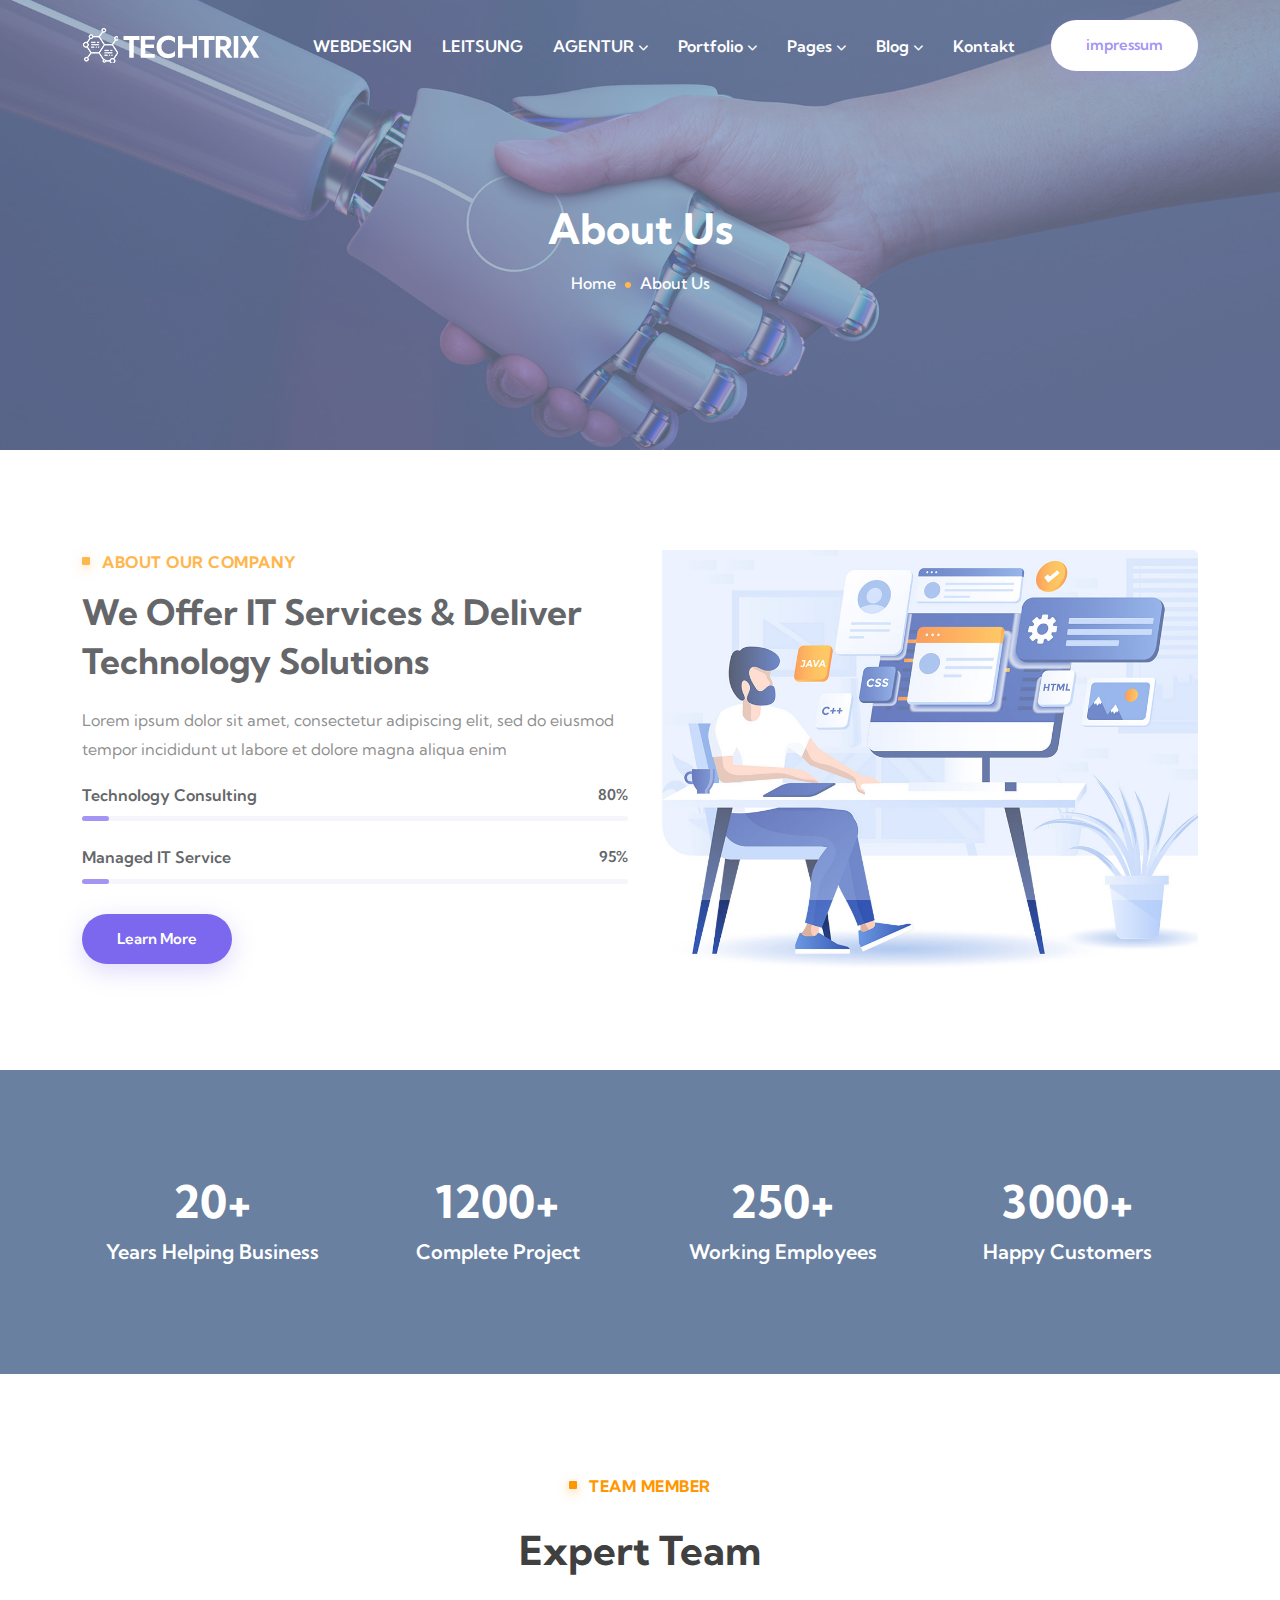
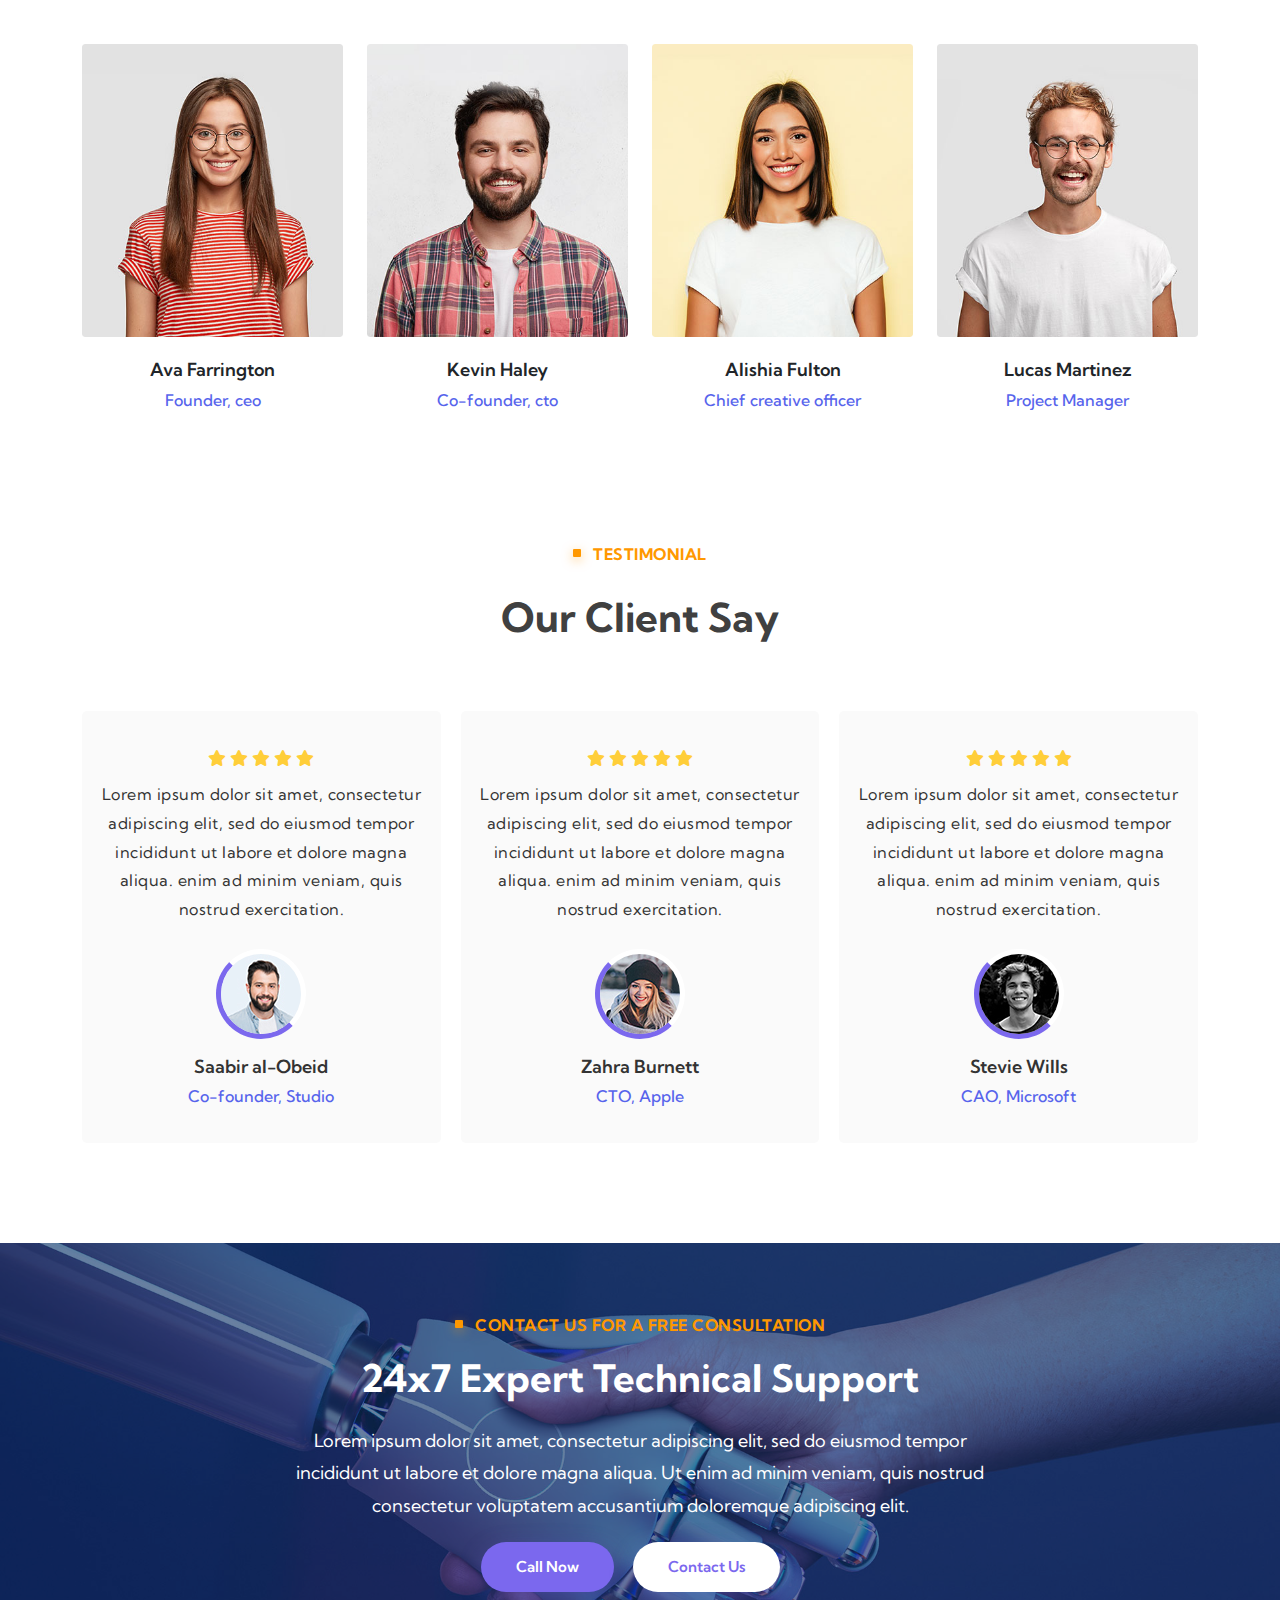
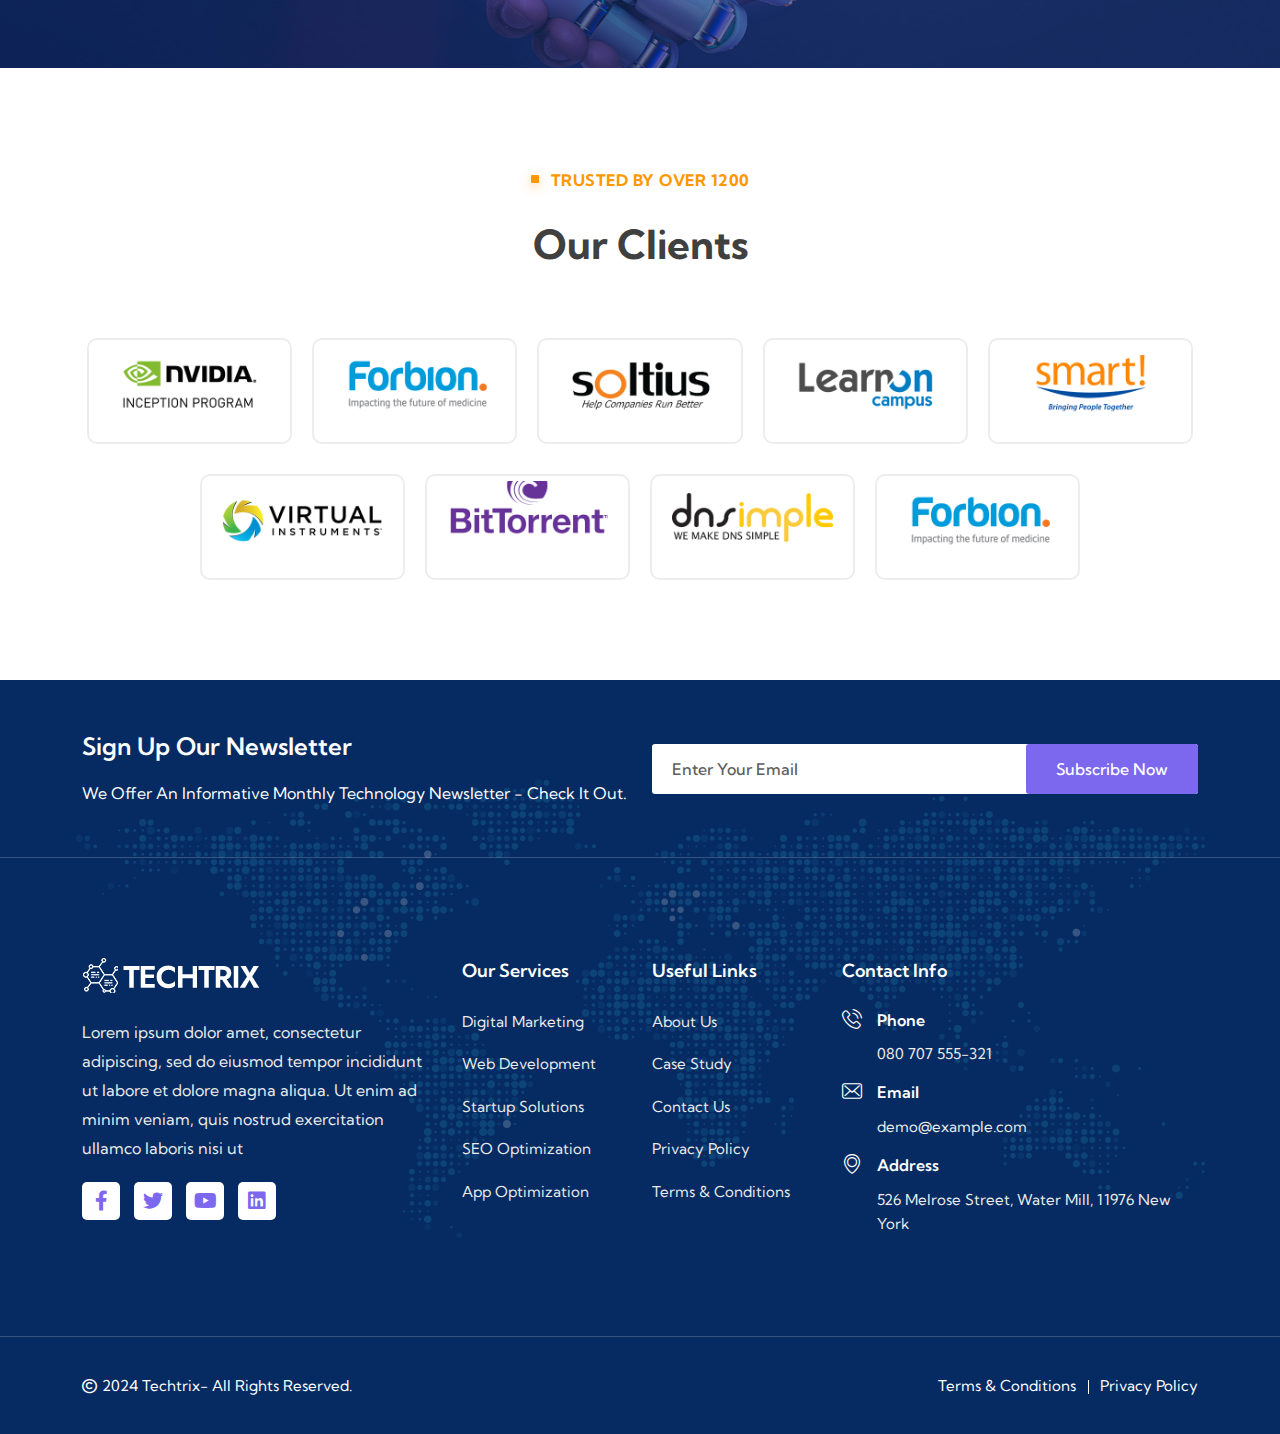
<file: about.html>
<!doctype html>
<html lang="zxx">


<head>
	<!-- Required meta tags -->
	<meta charset="utf-8">
	<meta name="viewport" content="width=device-width, initial-scale=1, shrink-to-fit=no">
	<!-- Title -->
	<title>Techtrix - IT Startups & Technology Solutions HTML5 Responsive Website Template</title>
	<!-- Google Fonts -->
	<link href="https://fonts.googleapis.com/css2?family=Kumbh+Sans:wght@400;500;600;700;800;900&amp;display=swap" rel="stylesheet">
	<!-- Favicon -->
	<link rel="icon" type="image/png" href="assets/img/favicon.png">
	<!-- Bootstrap Min CSS -->
	<link rel="stylesheet" href="assets/css/bootstrap.min.css">
	<!-- Animate Min CSS -->
	<link rel="stylesheet" href="assets/css/animate.min.css">
	<!-- FlatIcon CSS -->
	<link rel="stylesheet" href="assets/css/flaticon.css">
	<!-- Bootstrap Icon CSS -->
	<link rel="stylesheet" href="assets/css/bootstrap-icons.css">
	<!-- Font Awesome Min CSS -->
	<link rel="stylesheet" href="assets/css/fontawesome.min.css">
	<!-- Mean Menu CSS -->
	<link rel="stylesheet" href="assets/css/meanmenu.css">
	<!-- Magnific Popup Min CSS -->
	<link rel="stylesheet" href="assets/css/magnific-popup.min.css">
	<!-- Owl Carousel Min CSS -->
	<link rel="stylesheet" href="assets/css/owl.carousel.min.css">
	<!-- Style CSS -->
	<link rel="stylesheet" href="assets/css/style.css">
	<!-- Responsive CSS -->
	<link rel="stylesheet" href="assets/css/responsive.css">
</head>

<body>

	<!-- Start Preloader Section -->
	<div id="preloader">
		<div id="preloader-center">
			<span class="loader-box"></span>
		</div>
	</div>
	<!-- End Preloader Section -->
	
		<!-- Start Navbar Section -->
		<div class="navbar-section">
			<div class="techtrix-responsive-nav">
				<div class="container">
					<div class="techtrix-responsive-menu">
						<div class="logo">
							<a href="index-2.html">
								<img src="assets/img/logo.png" class="white-logo" alt="logo">
								<img src="assets/img/logo-black.png" class="black-logo" alt="logo">
							</a>
						</div>
					</div>
				</div>
			</div>
			<div class="techtrix-nav">
				<div class="container">
					<nav class="navbar navbar-expand-md navbar-light">
						<a class="navbar-brand" href="index-2.html">
							<img src="assets/img/logo.png" class="white-logo" alt="logo">
							<img src="assets/img/logo-black.png" class="black-logo" alt="logo">
						</a>
						<div class="collapse navbar-collapse mean-menu" id="navbarSupportedContent">
							<ul class="navbar-nav">
								<li class="nav-item">
									<a href="index-2.html" class="nav-link">WEBDESIGN
										
									
										</a>
								</li>
								<li class="nav-item">
									<a href="about.html" class="nav-link">LEITSUNG</a>
								</li>
								<li class="nav-item">
									<a href="#" class="nav-link">AGENTUR <i class="fas fa-chevron-down"></i></a>
									<ul class="dropdown-menu">
										<li class="nav-item">
											<a href="services.html" class="nav-link">	
												E-COMMERCE</a>
										</li>
										<li class="nav-item">
											<a href="single-services.html" class="nav-link">starseite</a>
										</li>
									</ul>
								</li>
								<li class="nav-item">
									<a href="#" class="nav-link">Portfolio <i class="fas fa-chevron-down"></i></a>
									<ul class="dropdown-menu">
										<li class="nav-item">
											<a href="portfolio.html" class="nav-link">Portfolio</a>
										</li>
										<li class="nav-item">
											<a href="single-portfolio.html" class="nav-link">Portfolio Details</a>
										</li>
									</ul>
								</li>
								<li class="nav-item">
									<a href="#" class="nav-link">Pages <i class="fas fa-chevron-down"></i></a>
									<ul class="dropdown-menu">
										<li class="nav-item">
											<a href="about.html" class="nav-link">About Us</a>
										</li>
										<li class="nav-item">
											<a href="team.html" class="nav-link">Team</a>
										</li>
										<li class="nav-item">
											<a href="pricing.html" class="nav-link">Pricing</a>
										</li>
										<li class="nav-item">
											<a href="faq.html" class="nav-link">FAQ</a>
										</li>
										<li class="nav-item">
											<a href="error-404.html" class="nav-link">404 Error</a>
										</li>
										<li class="nav-item">
											<a href="coming-soon.html" class="nav-link">Coming Soon</a>
										</li>
										<li class="nav-item">
											<a href="terms-condition.html" class="nav-link">Terms & Conditions</a>
										</li>
										<li class="nav-item">
											<a href="privacy-policy.html" class="nav-link">Daten</a>
										</li>
									</ul>
								</li>
								<li class="nav-item">
									<a href="#" class="nav-link">Blog <i class="fas fa-chevron-down"></i></a>
									<ul class="dropdown-menu">
										<li class="nav-item">
											<a href="blog.html" class="nav-link">Blog</a>
										</li>
										<li class="nav-item">
											<a href="blog-2.html" class="nav-link">Blog Right Sidebar</a>
										</li>
										<li class="nav-item">
											<a href="single-blog.html" class="nav-link">Blog Details</a>
										</li>
									</ul>
								</li>
								<li class="nav-item">
									<a href="contact.html" class="nav-link">Kontakt</a>
								</li>
							</ul>
							<div class="other-option">
								<a class="default-btn-one" href="#0">impressum <span></span></a>
							</div>
						</div>
					</nav>
				</div>
			</div>
		</div>
		<!-- End Navbar Section -->




	<!-- Start Page Title Section -->
	<div class="page-title-area">
		<div class="d-table">
			<div class="d-table-cell">
				<div class="container">
					<div class="page-title-content">
						<h2>About Us</h2>
						<ul>
							<li><a href="index-2.html">Home</a></li>
							<li>About Us</li>
						</ul>
					</div>
				</div>
			</div>
		</div>
	</div>
	<!-- End Page Title Section -->
	
	<!-- Start About Section -->
	<section class="about-section section-padding">
		<div class="container">
			<div class="row align-items-center">
				<div class="col-lg-6 col-md-12">
					<div class="about-content">
						<h6 class="sub-title">About Our Company</h6> 
						<h2>We Offer IT Services & Deliver Technology Solutions</h2>
						<p>Lorem ipsum dolor sit amet, consectetur adipiscing elit, sed do eiusmod tempor incididunt ut labore et dolore magna aliqua enim</p>
						<div class="skills">
							<div class="skill-item">
								<h6>Technology Consulting <em>80%</em></h6>
								<div class="skill-progress">
									<div class="progres" data-value="80%"></div>
								</div>
							</div>
							<div class="skill-item">
								<h6>Managed IT Service <em>95%</em></h6>
								<div class="skill-progress">
									<div class="progres" data-value="95%"></div>
								</div>
							</div>
						</div>
						<div class="about-btn-box"> 
							<a class="default-btn" href="about.html">Learn More<span></span></a>
						</div>
					</div>
				</div>
				<div class="col-lg-6 col-md-12">
					<div class="about-image">
						<img src="assets/img/about.jpg" alt="About Images">
					</div>
				</div>
			</div>
		</div>
	</section>
	<!-- End About Section -->
	
	<!-- Start Counter Section -->
	<section class="counter-area section-padding">
		<div class="container">
			<div class="row">
				<div class="col-lg-3 col-md-6 counter-item">
					<div class="single-counter">
						<div class="counter-contents">
							<h2>
								<span class="counter-number">20</span>
								<span>+</span>
							</h2>
							<h3 class="counter-heading">Years Helping Business</h3>
						</div>
					</div>
				</div>
				<div class="col-lg-3 col-md-6 counter-item">
					<div class="single-counter">
						<div class="counter-contents">
							<h2>
								<span class="counter-number">1200</span>
								<span>+</span>
							</h2>
							<h3 class="counter-heading">Complete Project</h3>
						</div>
					</div>
				</div>
				<div class="col-lg-3 col-md-6 counter-item">
					<div class="single-counter">
						<div class="counter-contents">
							<h2>
								<span class="counter-number">250</span>
								<span>+</span>
							</h2>
							<h3 class="counter-heading">Working Employees</h3>
						</div>
					</div>
				</div>
				<div class="col-lg-3 col-md-6 counter-item">
					<div class="single-counter">
						<div class="counter-contents">
							<h2>
								<span class="counter-number">3000</span>
								<span>+</span>
							</h2>
							<h3 class="counter-heading">Happy Customers</h3>
						</div>
					</div>
				</div>
			</div>
		</div>
	</section>
	<!-- End Counter Section -->
	
	<!-- Start Team Section -->
	<section class="team-section section-padding">
		<div class="container">
			<div class="row">
				<div class="col-md-12">
					<div class="section-title">
						<h6 class="sub-title">Team Member</h6>
						<h2>Expert Team</h2>
					</div>
				</div>
				<div class="col-lg-3 col-md-6">
					<div class="single-team-box">
						<div class="team-image">
							<img src="assets/img/team/team-1.jpg" alt="team">
							<div class="team-social-icon">
								<a href="#" class="social-color-1"><i class="fab fa-facebook-f"></i></a>
								<a href="#" class="social-color-2"><i class="fab fa-twitter"></i></a>
								<a href="#" class="social-color-3"><i class="fab fa-linkedin"></i></a>
							</div>
						</div>
						<div class="team-info">
							<h3>Ava Farrington</h3>
							<span>Founder, ceo</span>
						</div>
					</div>
				</div>
				<div class="col-lg-3 col-md-6">
					<div class="single-team-box">
						<div class="team-image">
							<img src="assets/img/team/team-2.jpg" alt="team">
							<div class="team-social-icon">
								<a href="#" class="social-color-1"><i class="fab fa-facebook-f"></i></a>
								<a href="#" class="social-color-2"><i class="fab fa-twitter"></i></a>
								<a href="#" class="social-color-3"><i class="fab fa-linkedin"></i></a>
							</div>
						</div>
						<div class="team-info">
							<h3>Kevin Haley</h3>
							<span>Co-founder, cto</span>
						</div>
					</div>
				</div>
				<div class="col-lg-3 col-md-6">
					<div class="single-team-box">
						<div class="team-image">
							<img src="assets/img/team/team-3.jpg" alt="team">
							<div class="team-social-icon">
								<a href="#" class="social-color-1"><i class="fab fa-facebook-f"></i></a>
								<a href="#" class="social-color-2"><i class="fab fa-twitter"></i></a>
								<a href="#" class="social-color-3"><i class="fab fa-linkedin"></i></a>
							</div>
						</div>
						<div class="team-info">
							<h3>Alishia Fulton</h3>
							<span>Chief creative officer</span>
						</div>
					</div>
				</div>
				<div class="col-lg-3 col-md-6">
					<div class="single-team-box">
						<div class="team-image">
							<img src="assets/img/team/team-4.jpg" alt="team">
							<div class="team-social-icon">
								<a href="#" class="social-color-1"><i class="fab fa-facebook-f"></i></a>
								<a href="#" class="social-color-2"><i class="fab fa-twitter"></i></a>
								<a href="#" class="social-color-3"><i class="fab fa-linkedin"></i></a>
							</div>
						</div>
						<div class="team-info">
							<h3>Lucas Martinez</h3>
							<span>Project Manager</span>
						</div>
					</div>
				</div>
			</div>
		</div>
	</section>
	<!-- End Team Section -->
	
	<!-- Start Testimonial Section -->
	<section class="testimonial-section pt-30 pb-100">
		<div class="container">
			<div class="row">
                <div class="col-md-12">
					<div class="section-title">
						<h6 class="sub-title">Testimonial</h6>
						<h2>Our Client Say</h2>
					</div>
                </div>
				<div class="col-lg-12 col-md-12">
					<div class="testimonial-slider owl-carousel owl-theme">
						<!-- testimonials item -->
						<div class="single-testimonial">
							<div class="rating-box">
								<ul>
									<li><i class="fa fa-star"></i></li>
									<li><i class="fa fa-star"></i></li>
									<li><i class="fa fa-star"></i></li>
									<li><i class="fa fa-star"></i></li>
									<li><i class="fa fa-star"></i></li>
								</ul>
							</div>
							<div class="testimonial-content">
								<p>Lorem ipsum dolor sit amet, consectetur adipiscing elit, sed do eiusmod tempor incididunt ut labore et dolore magna aliqua. enim ad minim veniam, quis nostrud exercitation.</p>
							</div>
							<div class="avatar">
								<img src="assets/img/client/testimonial-1.jpg" alt="testimonial images">
							</div>
							<div class="testimonial-bio">
								<div class="bio-info">
									<h3>Saabir al-Obeid</h3>
									<span>Co-founder, Studio</span>
								</div>
							</div>
						</div>
						<!-- testimonials item -->
						<div class="single-testimonial">
							<div class="rating-box">
								<ul>
									<li><i class="fa fa-star"></i></li>
									<li><i class="fa fa-star"></i></li>
									<li><i class="fa fa-star"></i></li>
									<li><i class="fa fa-star"></i></li>
									<li><i class="fa fa-star"></i></li>
								</ul>
							</div>
							<div class="testimonial-content">
								<p>Lorem ipsum dolor sit amet, consectetur adipiscing elit, sed do eiusmod tempor incididunt ut labore et dolore magna aliqua. enim ad minim veniam, quis nostrud exercitation.</p>
							</div>
							<div class="avatar">
								<img src="assets/img/client/testimonial-2.jpg" alt="testimonial images">
							</div>
							<div class="testimonial-bio">
								<div class="bio-info">
									<h3>Zahra Burnett</h3>
									<span>CTO, Apple</span>
								</div>
							</div>
						</div>
						<!-- testimonials item -->
						<div class="single-testimonial">
							<div class="rating-box">
								<ul>
									<li><i class="fa fa-star"></i></li>
									<li><i class="fa fa-star"></i></li>
									<li><i class="fa fa-star"></i></li>
									<li><i class="fa fa-star"></i></li>
									<li><i class="fa fa-star"></i></li>
								</ul>
							</div>
							<div class="testimonial-content">
								<p>Lorem ipsum dolor sit amet, consectetur adipiscing elit, sed do eiusmod tempor incididunt ut labore et dolore magna aliqua. enim ad minim veniam, quis nostrud exercitation.</p>
							</div>
							<div class="avatar">
								<img src="assets/img/client/testimonial-3.jpg" alt="testimonial images">
							</div>
							<div class="testimonial-bio">
								<div class="bio-info">
									<h3>Stevie Wills</h3>
									<span>CAO, Microsoft</span>
								</div>
							</div>
						</div>
					</div>
				</div>
			</div>
		</div>
	</section>
	<!-- End Testimonial Section -->
	
	<!-- Start Hire Section -->
	<section class="hire-section">
		<div class="container">
			<div class="row">
				<div class="col-lg-8 offset-lg-2 col-md-12">
					<div class="hire-content">
						<h6 class="sub-title">Contact Us For A Free Consultation</h6>
						<h2>24x7 Expert Technical Support</h2>
						<p>Lorem ipsum dolor sit amet, consectetur adipiscing elit, sed do eiusmod tempor incididunt ut labore et dolore magna aliqua. Ut enim ad minim veniam, quis nostrud consectetur voluptatem accusantium doloremque adipiscing elit.</p>
						<div class="hire-btn">
							<a class="default-btn" href="tel:0802235678">Call Now<span></span></a>
							<a class="default-btn-one" href="contact.html">Contact Us<span></span></a>
						</div>
					</div>
				</div>
			</div>
		</div>
	</section>
	<!-- End Hire Section -->
	
	<!-- Start Partner section -->
	<section class="partner-section pt-100 pb-70">
		<div class="container">
			<div class="row">
				<div class="col-md-12">
					<div class="section-title">
						<h6 class="sub-title">Trusted By Over 1200</h6>
						<h2>Our Clients</h2>
					</div>
				</div>
			</div>
			<div class="partner-list">
				<div class="partner-item">
					<a href="#0">
						<img src="assets/img/partner/client-1.png" alt="image">
					</a>
				</div>
				<div class="partner-item">
					<a href="#0">
						<img src="assets/img/partner/client-2.png" alt="image">
					</a>
				</div>
				<div class="partner-item">
					<a href="#0">
						<img src="assets/img/partner/client-3.png" alt="image">
					</a>
				</div>
				<div class="partner-item">
					<a href="#0">
						<img src="assets/img/partner/client-4.png" alt="image">
					</a>
				</div>
				<div class="partner-item">
					<a href="#0">
						<img src="assets/img/partner/client-5.png" alt="image">
					</a>
				</div>
				<div class="partner-item">
					<a href="#0">
						<img src="assets/img/partner/client-6.png" alt="image">
					</a>
				</div>
				<div class="partner-item">
					<a href="#0">
						<img src="assets/img/partner/client-7.png" alt="image">
					</a>
				</div>
				<div class="partner-item">
					<a href="#0">
						<img src="assets/img/partner/client-8.png" alt="image">
					</a>
				</div>
				<div class="partner-item">
					<a href="#0">
						<img src="assets/img/partner/client-9.png" alt="image">
					</a>
				</div>
			</div>
		</div>
	</section>
	<!-- End Partner section -->
	
	<!-- Start Footer & Subscribe Section -->
	<section class="footer-subscribe-wrapper">
		<!-- Start Subscribe Section -->
		<div class="subscribe-area">
			<div class="container">
				<div class="row align-items-center">
					<div class="col-lg-6 col-md-6">
						<div class="subscribe-content">
							<h2>Sign Up Our Newsletter</h2>
							<p>We Offer An Informative Monthly Technology Newsletter - Check It Out.</p>
						</div>
					</div>
					<div class="col-lg-6 col-md-6">
						<form class="newsletter-form">
							<input type="email" class="input-newsletter" placeholder="Enter Your Email" name="EMAIL" required autocomplete="off">
							<button type="submit">Subscribe Now</button>
						</form>
					</div>
				</div>
			</div>
		</div>
		<!-- End Subscribe Section -->
		<!-- Start Footer Section -->
		<div class="footer-area ptb-100">
			<div class="container">
				<div class="row">
					<div class="col-lg-4 col-md-6 col-sm-6">
						<div class="single-footer-widget">
							<a class="footer-logo" href="#">
								<img src="assets/img/logo.png" class="white-logo" alt="logo">
							</a>
							<p>Lorem ipsum dolor amet, consectetur adipiscing, sed do eiusmod tempor incididunt ut labore et dolore magna aliqua. Ut enim ad minim veniam, quis nostrud exercitation ullamco laboris nisi ut</p>
							<ul class="footer-social">
								<li>
									<a href="#"> <i class="fab fa-facebook-f"></i></a>
								</li>
								<li>
									<a href="#"> <i class="fab fa-twitter"></i></a>
								</li>
								<li>
									<a href="#"> <i class="fab fa-youtube"></i></a>
								</li>
								<li>
									<a href="#"> <i class="fab fa-linkedin"></i></a>
								</li>
							</ul>
						</div>
					</div>
					<div class="col-lg-2 col-md-6 col-sm-6">
						<div class="single-footer-widget">
							<div class="footer-heading">
								<h3>Our Services</h3>
							</div>
							<ul class="footer-quick-links">
								<li> <a href="#">Digital Marketing</a></li>
								<li> <a href="#">Web Development</a></li>
								<li> <a href="#">Startup Solutions</a></li>
								<li> <a href="#">SEO Optimization</a></li>
								<li> <a href="#">App Optimization</a></li>
							</ul>
						</div>
					</div>
					<div class="col-lg-2 col-md-6 col-sm-6">
						<div class="single-footer-widget">
							<div class="footer-heading">
								<h3>Useful Links</h3>
							</div>
							<ul class="footer-quick-links">
								<li><a href="about.html">About Us</a></li>
								<li><a href="portfolio.html">Case Study</a></li>
								<li><a href="contact.html">Contact Us</a></li>
								<li><a href="privacy-policy.html">Privacy Policy</a></li>
								<li><a href="terms-condition.html">Terms & Conditions</a></li>
							</ul>
						</div>
					</div>
					<div class="col-lg-4 col-md-6 col-sm-6">
						<div class="single-footer-widget">
							<div class="footer-heading">
								<h3>Contact Info</h3>
							</div>
							<div class="footer-info-contact"> <i class="flaticon-phone-call"></i>
								<h3>Phone</h3>
								<span><a href="tel:0802235678">080 707 555-321</a></span>
							</div>
							<div class="footer-info-contact"> <i class="flaticon-envelope"></i>
								<h3>Email</h3>
								<span><a href="mailto:demo@example.com">demo@example.com</a></span>
							</div>
							<div class="footer-info-contact"> <i class="flaticon-placeholder"></i>
								<h3>Address</h3>
								<span>526  Melrose Street, Water Mill, 11976  New York</span>
							</div>
						</div>
					</div>
				</div>
			</div>
		</div>
		<!-- End Footer Section -->
	</section>
	<!-- End Footer & Subscribe Section -->
	
	<!-- Start Copy Right Section -->
	<div class="copyright-area">
		<div class="container">
			<div class="row align-items-center">
				<div class="col-lg-6 col-md-6">
					<p> <i class="far fa-copyright"></i> 2024 Techtrix- All Rights Reserved.</p>
				</div>
				<div class="col-lg-6 col-md-6">
					<ul>
						<li> <a href="terms-condition.html">Terms & Conditions</a></li>
						<li> <a href="privacy-policy.html">Privacy Policy</a></li>
					</ul>
				</div>
			</div>
		</div>
	</div>
	<!-- End Copy Right Section -->
	
	<!-- Start Go Top Section -->
	<div class="go-top">
		<i class="fas fa-chevron-up"></i>
		<i class="fas fa-chevron-up"></i>
	</div>
	<!-- End Go Top Section -->
	
	<!-- jQuery Min JS -->
	<script src="assets/js/jquery.min.js"></script>
	<!-- Popper Min JS -->
	<script src="assets/js/popper.min.js"></script>
	<!-- Bootstrap Min JS -->
	<script src="assets/js/bootstrap.bundle.min.js"></script>
	<!-- Mean Menu JS -->
	<script src="assets/js/jquery.meanmenu.js"></script>
	<!-- Appear Min JS -->
	<script src="assets/js/jquery.appear.min.js"></script>
	<!-- CounterUp Min JS -->
	<script src="assets/js/jquery.waypoints.min.js"></script>
	<script src="assets/js/jquery.counterup.min.js"></script>
	<!-- Magnific Popup Min JS -->
	<script src="assets/js/jquery.magnific-popup.min.js"></script>
	<!-- Owl Carousel Min JS -->
	<script src="assets/js/owl.carousel.min.js"></script>
	<!-- WOW Min JS -->
	<script src="assets/js/wow.min.js"></script>
	<!-- Main JS -->
	<script src="assets/js/main.js"></script>
	
</body>


 </html>
</file>
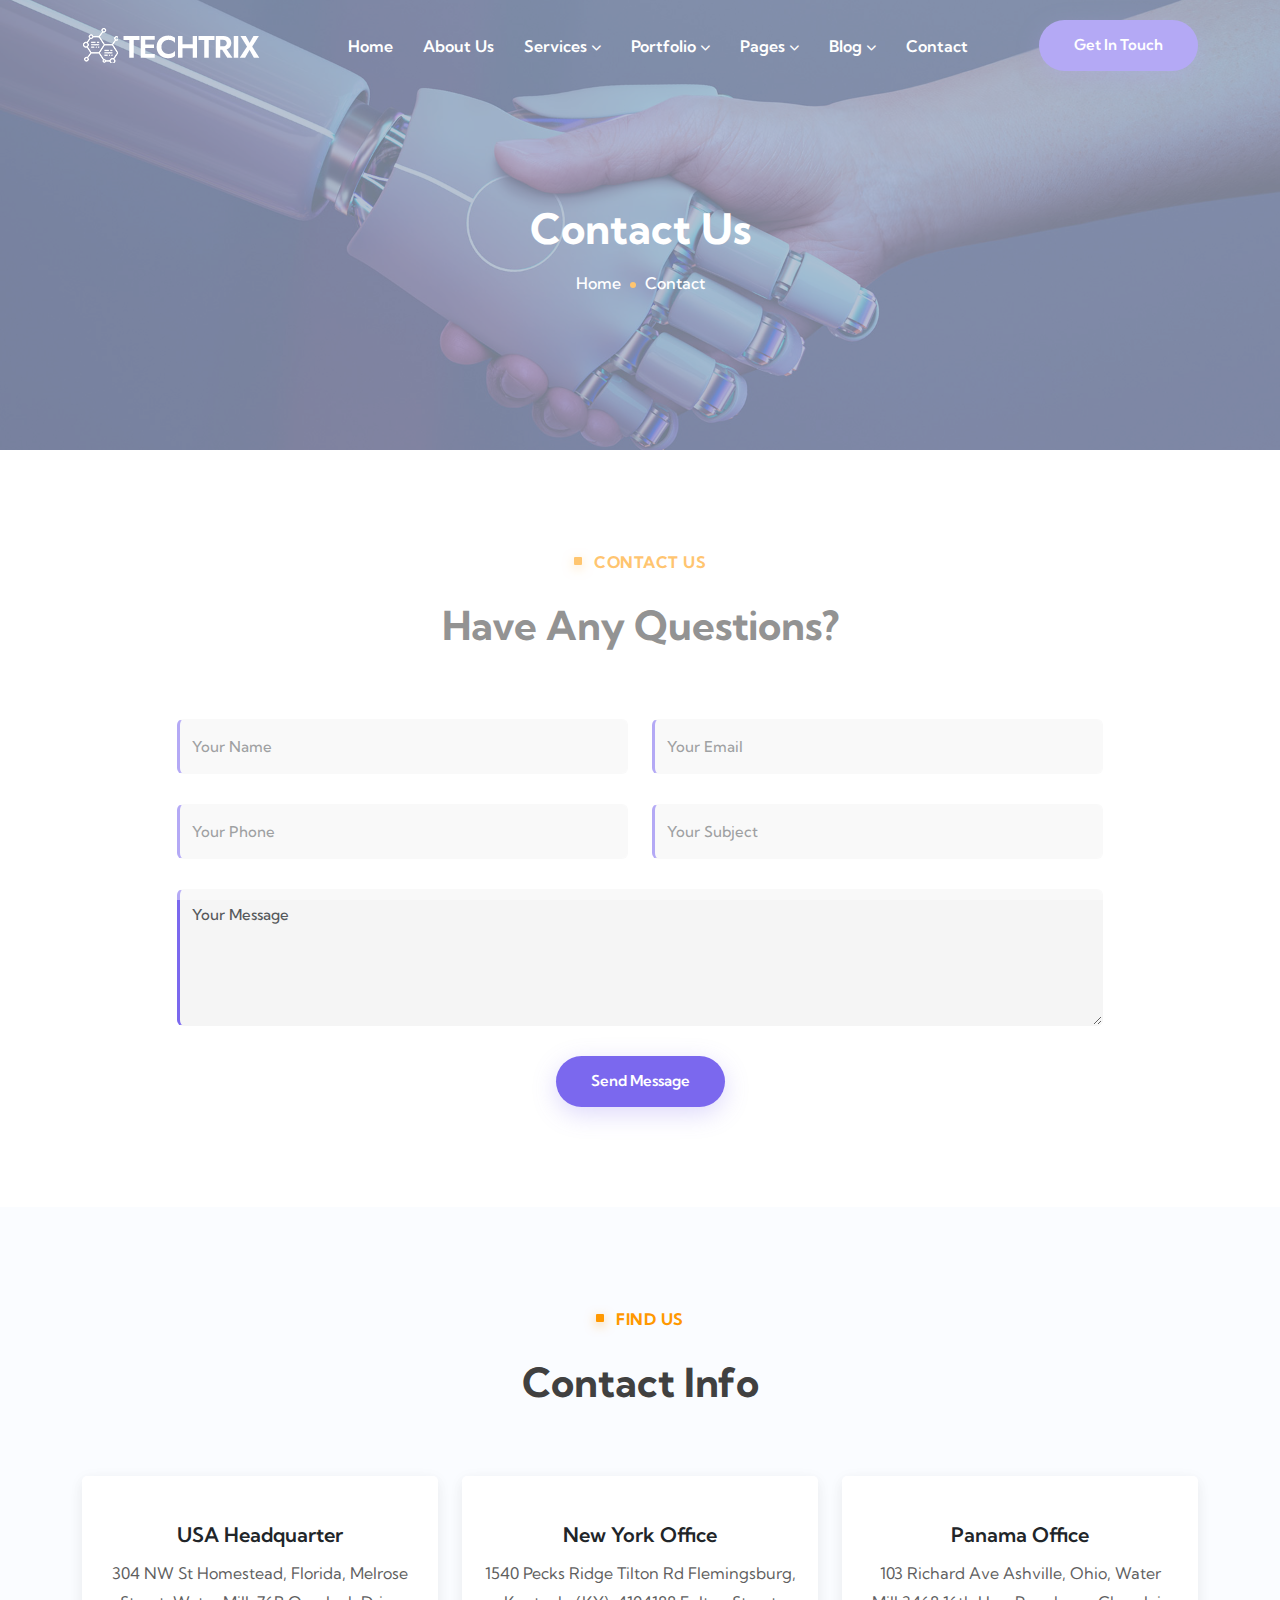
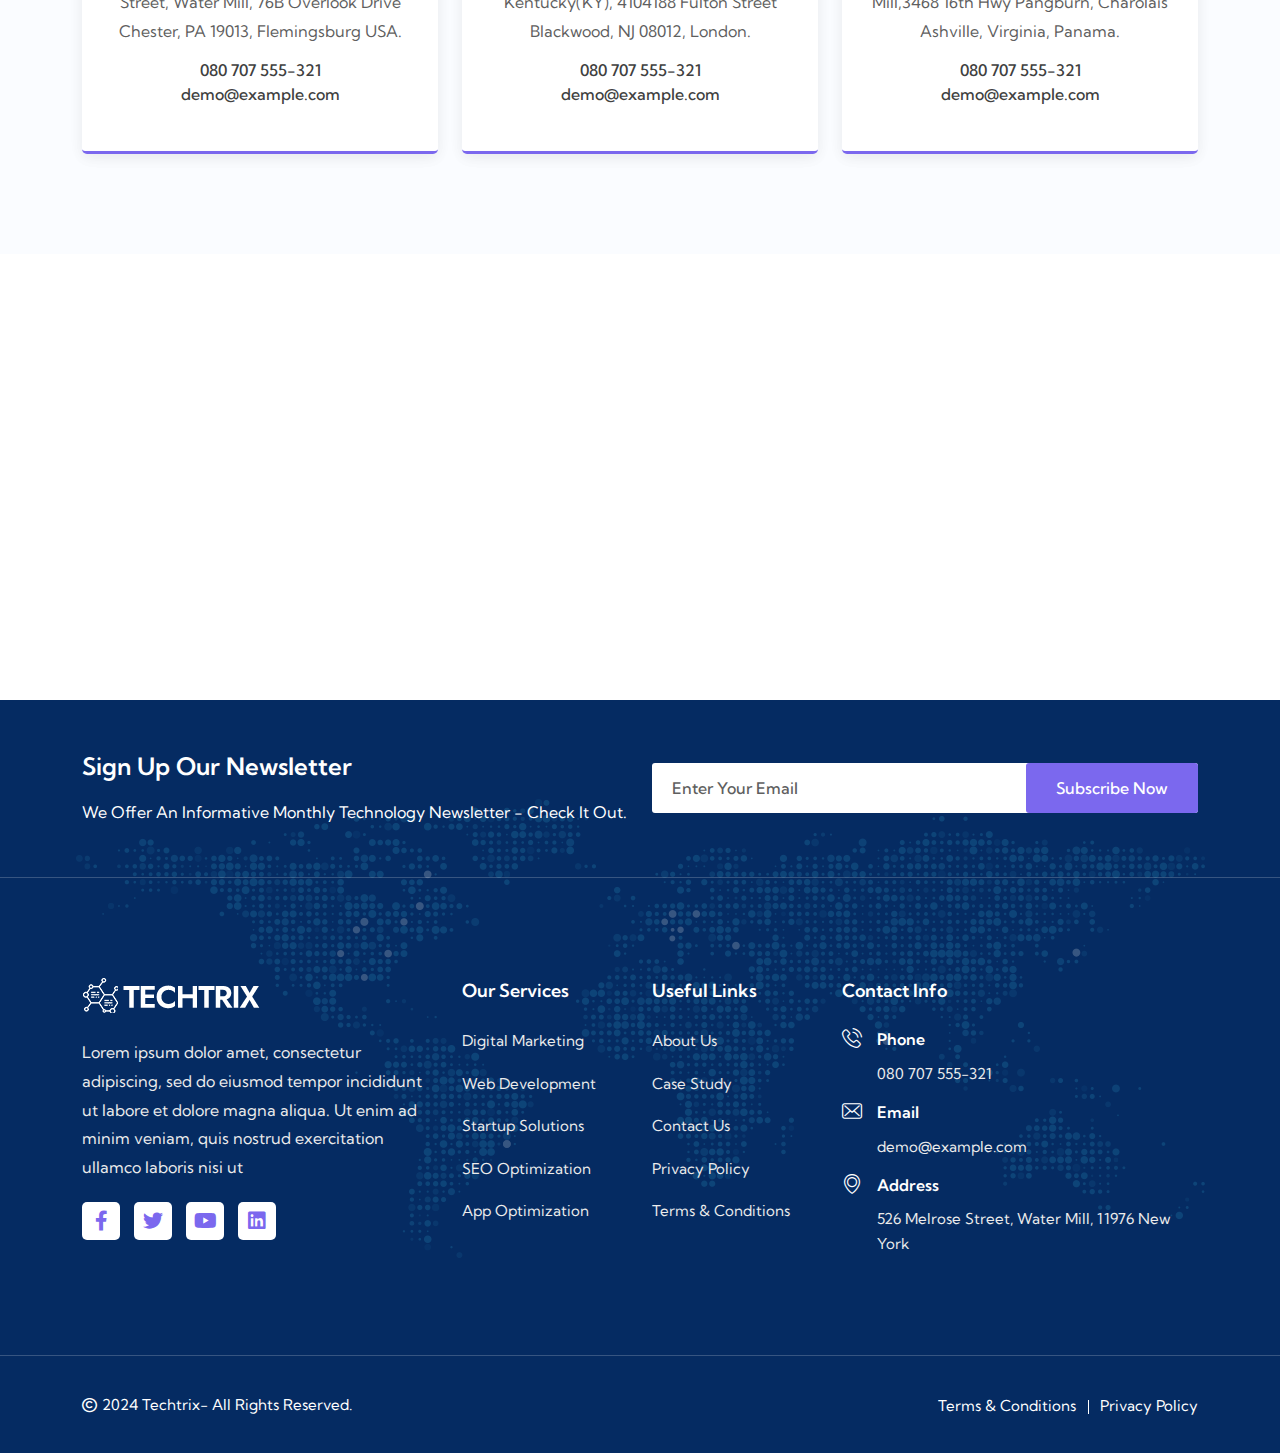
<file: contact.html>
<!doctype html>
<html lang="zxx">


 <head>
	<!-- Required meta tags -->
	<meta charset="utf-8">
	<meta name="viewport" content="width=device-width, initial-scale=1, shrink-to-fit=no">
	<!-- Title -->
	<title>Techtrix - IT Startups & Technology Solutions HTML5 Responsive Website Template</title>
	<!-- Google Fonts -->
	<link href="https://fonts.googleapis.com/css2?family=Kumbh+Sans:wght@400;500;600;700;800;900&amp;display=swap" rel="stylesheet">
	<!-- Favicon -->
	<link rel="icon" type="image/png" href="assets/img/favicon.png">
	<!-- Bootstrap Min CSS -->
	<link rel="stylesheet" href="assets/css/bootstrap.min.css">
	<!-- Animate Min CSS -->
	<link rel="stylesheet" href="assets/css/animate.min.css">
	<!-- FlatIcon CSS -->
	<link rel="stylesheet" href="assets/css/flaticon.css">
	<!-- Bootstrap Icon CSS -->
	<link rel="stylesheet" href="assets/css/bootstrap-icons.css">
	<!-- Font Awesome Min CSS -->
	<link rel="stylesheet" href="assets/css/fontawesome.min.css">
	<!-- Mean Menu CSS -->
	<link rel="stylesheet" href="assets/css/meanmenu.css">
	<!-- Magnific Popup Min CSS -->
	<link rel="stylesheet" href="assets/css/magnific-popup.min.css">
	<!-- Owl Carousel Min CSS -->
	<link rel="stylesheet" href="assets/css/owl.carousel.min.css">
	<!-- Style CSS -->
	<link rel="stylesheet" href="assets/css/style.css">
	<!-- Responsive CSS -->
	<link rel="stylesheet" href="assets/css/responsive.css">
</head>

<body>

	<!-- Start Preloader Section -->
	<div id="preloader">
		<div id="preloader-center">
			<span class="loader-box"></span>
		</div>
	</div>
	<!-- End Preloader Section -->
	
	<!-- Start Navbar Section -->
	<div class="navbar-section">
	    <div class="techtrix-responsive-nav">
	        <div class="container">
	            <div class="techtrix-responsive-menu">
	                <div class="logo">
	                    <a href="index-2.html">
	                        <img src="assets/img/logo.png" class="white-logo" alt="logo">
	                        <img src="assets/img/logo-black.png" class="black-logo" alt="logo">
	                    </a>
	                </div>
	            </div>
	        </div>
	    </div>
	    <div class="techtrix-nav">
	        <div class="container">
	            <nav class="navbar navbar-expand-md navbar-light">
	                <a class="navbar-brand" href="index-2.html">
	                    <img src="assets/img/logo.png" class="white-logo" alt="logo">
	                    <img src="assets/img/logo-black.png" class="black-logo" alt="logo">
	                </a>
	                <div class="collapse navbar-collapse mean-menu" id="navbarSupportedContent">
	                    <ul class="navbar-nav">
	                        <li class="nav-item">
	                            <a href="index-2.html" class="nav-link">Home</a>
	                        </li>
	                        <li class="nav-item">
	                            <a href="about.html" class="nav-link"> About Us </a>
	                        </li>
	                        <li class="nav-item">
	                            <a href="#" class="nav-link"> Services <i class="fas fa-chevron-down"></i></a>
	                            <ul class="dropdown-menu">
	                                <li class="nav-item">
	                                    <a href="services.html" class="nav-link"> Services </a>
	                                </li>
	                                <li class="nav-item">
	                                    <a href="single-services.html" class="nav-link"> Services Details </a>
	                                </li>
	                            </ul>
	                        </li>
	                        <li class="nav-item">
	                            <a href="#" class="nav-link"> Portfolio <i class="fas fa-chevron-down"></i></a>
	                            <ul class="dropdown-menu">
	                                <li class="nav-item">
	                                    <a href="portfolio.html" class="nav-link">Portfolio</a>
	                                </li>
	                                <li class="nav-item">
	                                    <a href="single-portfolio.html" class="nav-link">Portfolio Details</a>
	                                </li>
	                            </ul>
	                        </li>
	                        <li class="nav-item">
	                            <a href="#" class="nav-link"> Pages <i class="fas fa-chevron-down"></i></a>
	                            <ul class="dropdown-menu">
	                                <li class="nav-item">
	                                    <a href="about.html" class="nav-link"> About Us </a>
	                                </li>
	                                <li class="nav-item">
	                                    <a href="team.html" class="nav-link"> Team </a>
	                                </li>
	                                <li class="nav-item">
	                                    <a href="pricing.html" class="nav-link"> Pricing </a>
	                                </li>
	                                <li class="nav-item">
	                                    <a href="error-404.html" class="nav-link"> 404 Error </a>
	                                </li>
	                                <li class="nav-item">
	                                    <a href="faq.html" class="nav-link"> FAQ </a>
	                                </li>
	                                <li class="nav-item">
	                                    <a href="coming-soon.html" class="nav-link"> Coming Soon </a>
	                                </li>
	                                <li class="nav-item">
	                                    <a href="terms-condition.html" class="nav-link"> Terms & Conditions </a>
	                                </li>
	                                <li class="nav-item">
	                                    <a href="privacy-policy.html" class="nav-link"> Privacy Policy </a>
	                                </li>
	                            </ul>
	                        </li>
	                        <li class="nav-item">
	                            <a href="#" class="nav-link"> Blog <i class="fas fa-chevron-down"></i></a>
	                            <ul class="dropdown-menu">
	                                <li class="nav-item">
	                                    <a href="blog.html" class="nav-link"> Blog</a>
	                                </li>
	                                <li class="nav-item">
	                                    <a href="blog-2.html" class="nav-link"> Blog Right Sidebar </a>
	                                </li>
	                                <li class="nav-item">
	                                    <a href="single-blog.html" class="nav-link"> Blog Details </a>
	                                </li>
	                            </ul>
	                        </li>
	                        <li class="nav-item">
	                            <a href="contact.html" class="nav-link"> Contact </a>
	                        </li>
	                    </ul>
	                    <div class="other-option">
	                        <a class="default-btn" href="#0">Get In Touch <span></span></a>
	                    </div>
	                </div>
	            </nav>
	        </div>
	    </div>
	</div>
	<!-- End Navbar Section -->
	
	<!-- Start Page Title Section -->
	<div class="page-title-area">
		<div class="d-table">
			<div class="d-table-cell">
				<div class="container">
					<div class="page-title-content">
						<h2>Contact Us</h2>
						<ul>
							<li><a href="index-2.html">Home</a></li>
							<li>Contact</li>
						</ul>
					</div>
				</div>
			</div>
		</div>
	</div>
	<!-- End Page Title Section -->
	
	<!-- Start Contact Section -->
	<div class="contact-section section-padding">
		<div class="container">
			<div class="row">
				<div class="col-md-12">
					<div class="section-title">
						<h6 class="sub-title">Contact Us</h6>
						<h2>Have Any Questions?</h2>
					</div>
				</div>
				<div class="col-lg-10 offset-lg-1">
					<div class="contact-form">
						<p class="form-message"></p>
						<form id="contact-form" class="main-form" action="https://cutesolution.com/html/techtrix/phpmail.php" method="POST">
							<div class="row">
								<div class="col-lg-6 col-md-6">
									<div class="form-group">
										<input type="text" name="name" id="name" class="form-control" required placeholder="Your Name">
									</div>
								</div>
								<div class="col-lg-6 col-md-6">
									<div class="form-group">
										<input type="email" name="email" id="email" class="form-control" required placeholder="Your Email">
									</div>
								</div>
								<div class="col-lg-6 col-md-6">
									<div class="form-group">
										<input type="text" name="phone" id="phone" required class="form-control" placeholder="Your Phone">
									</div>
								</div>
								<div class="col-lg-6 col-md-6">
									<div class="form-group">
										<input type="text" name="subject" id="subject" class="form-control" required placeholder="Your Subject">
									</div>
								</div>
								<div class="col-lg-12 col-md-12">
									<div class="form-group">
										<textarea name="message" class="form-control" id="message" cols="30" rows="6" required placeholder="Your Message"></textarea>
									</div>
								</div>
								<div class="col-lg-12 col-md-12">
									<div class="contact-btn">
										<button type="submit" class="default-btn submit-btn">Send Message <span></span></button>
									</div>
								</div>
							</div>
						</form>
					</div>
				</div>
			</div>
		</div>
	</div>
	<!-- End Contact Section -->
	
	<!-- Start Contact Box Section -->
	<section class="contact-info-section bg-grey">
		<div class="container">
			<div class="row">
				<div class="col-md-12">
					<div class="section-title">
						<h6 class="sub-title">Find Us</h6>
						<h2>Contact Info</h2>
					</div>
				</div>
				<div class="col-lg-4 col-md-6">
					<div class="contact-info-content">
						<h5>USA Headquarter</h5>
						<p>304 NW St Homestead, Florida, Melrose Street, Water Mill, 76B Overlook Drive Chester, PA 19013, Flemingsburg USA.</p>
						<a href="tel:0802235678">080 707 555-321</a>
						<a href="mailto:demo@example.com">demo@example.com</a>
					</div>
				</div>
				<div class="col-lg-4 col-md-6">
					<div class="contact-info-content">
						<h5>New York Office</h5>
						<p>1540 Pecks Ridge Tilton Rd Flemingsburg, Kentucky(KY), 4104188 Fulton Street Blackwood, NJ 08012, London.</p>
						<a href="tel:0802235678">080 707 555-321</a>
						<a href="mailto:demo@example.com">demo@example.com</a>
					</div>
				</div>
				<div class="col-lg-4 col-md-6">
					<div class="contact-info-content">
						<h5>Panama Office</h5>
						<p>103 Richard Ave Ashville, Ohio, Water Mill,3468 16th Hwy Pangburn, Charolais Ashville, Virginia, Panama.</p>
						<a href="tel:0802235678">080 707 555-321</a>
						<a href="mailto:demo@example.com">demo@example.com</a>
					</div>
				</div>
			</div>
		</div>
    </section>
	<!-- End Contact Box Section -->
	
    <!-- Start Map Section -->
    <div class="map-section">
        <div class="google-map">
			<iframe src="https://www.google.com/maps/embed?pb=!1m18!1m12!1m3!1d58977.379621500906!2d-95.68490829505382!3d39.02405647325974!2m3!1f0!2f0!3f0!3m2!1i1024!2i768!4f13.1!3m3!1m2!1s0x87bf04bb200843c3%3A0xae94f184c02d21d9!2sDeer%20Creek%20Valley%20RV%20Park!5e0!3m2!1sen!2sbd!4v1705593051108!5m2!1sen!2sbd" width="600" height="450" style="border:0;" allowfullscreen="" loading="lazy" referrerpolicy="no-referrer-when-downgrade"></iframe>
        </div>
    </div>
    <!-- End Map Section -->
	
	<!-- Start Footer & Subscribe Section -->
	<section class="footer-subscribe-wrapper">
		<!-- Start Subscribe Section -->
		<div class="subscribe-area">
			<div class="container">
				<div class="row align-items-center">
					<div class="col-lg-6 col-md-6">
						<div class="subscribe-content">
							<h2>Sign Up Our Newsletter</h2>
							<p>We Offer An Informative Monthly Technology Newsletter - Check It Out.</p>
						</div>
					</div>
					<div class="col-lg-6 col-md-6">
						<form class="newsletter-form">
							<input type="email" class="input-newsletter" placeholder="Enter Your Email" name="EMAIL" required autocomplete="off">
							<button type="submit">Subscribe Now</button>
						</form>
					</div>
				</div>
			</div>
		</div>
		<!-- End Subscribe Section -->
		<!-- Start Footer Section -->
		<div class="footer-area ptb-100">
			<div class="container">
				<div class="row">
					<div class="col-lg-4 col-md-6 col-sm-6">
						<div class="single-footer-widget">
							<a class="footer-logo" href="#">
								<img src="assets/img/logo.png" class="white-logo" alt="logo">
							</a>
							<p>Lorem ipsum dolor amet, consectetur adipiscing, sed do eiusmod tempor incididunt ut labore et dolore magna aliqua. Ut enim ad minim veniam, quis nostrud exercitation ullamco laboris nisi ut</p>
							<ul class="footer-social">
								<li>
									<a href="#"> <i class="fab fa-facebook-f"></i></a>
								</li>
								<li>
									<a href="#"> <i class="fab fa-twitter"></i></a>
								</li>
								<li>
									<a href="#"> <i class="fab fa-youtube"></i></a>
								</li>
								<li>
									<a href="#"> <i class="fab fa-linkedin"></i></a>
								</li>
							</ul>
						</div>
					</div>
					<div class="col-lg-2 col-md-6 col-sm-6">
						<div class="single-footer-widget">
							<div class="footer-heading">
								<h3>Our Services</h3>
							</div>
							<ul class="footer-quick-links">
								<li> <a href="#">Digital Marketing</a></li>
								<li> <a href="#">Web Development</a></li>
								<li> <a href="#">Startup Solutions</a></li>
								<li> <a href="#">SEO Optimization</a></li>
								<li> <a href="#">App Optimization</a></li>
							</ul>
						</div>
					</div>
					<div class="col-lg-2 col-md-6 col-sm-6">
						<div class="single-footer-widget">
							<div class="footer-heading">
								<h3>Useful Links</h3>
							</div>
							<ul class="footer-quick-links">
								<li><a href="about.html">About Us</a></li>
								<li><a href="portfolio.html">Case Study</a></li>
								<li><a href="contact.html">Contact Us</a></li>
								<li><a href="privacy-policy.html">Privacy Policy</a></li>
								<li><a href="terms-condition.html">Terms & Conditions</a></li>
							</ul>
						</div>
					</div>
					<div class="col-lg-4 col-md-6 col-sm-6">
						<div class="single-footer-widget">
							<div class="footer-heading">
								<h3>Contact Info</h3>
							</div>
							<div class="footer-info-contact"> <i class="flaticon-phone-call"></i>
								<h3>Phone</h3>
								<span><a href="tel:0802235678">080 707 555-321</a></span>
							</div>
							<div class="footer-info-contact"> <i class="flaticon-envelope"></i>
								<h3>Email</h3>
								<span><a href="mailto:demo@example.com">demo@example.com</a></span>
							</div>
							<div class="footer-info-contact"> <i class="flaticon-placeholder"></i>
								<h3>Address</h3>
								<span>526  Melrose Street, Water Mill, 11976  New York</span>
							</div>
						</div>
					</div>
				</div>
			</div>
		</div>
		<!-- End Footer Section -->
	</section>
	<!-- End Footer & Subscribe Section -->
	
	<!-- Start Copy Right Section -->
	<div class="copyright-area">
		<div class="container">
			<div class="row align-items-center">
				<div class="col-lg-6 col-md-6">
					<p> <i class="far fa-copyright"></i> 2024 Techtrix- All Rights Reserved.</p>
				</div>
				<div class="col-lg-6 col-md-6">
					<ul>
						<li> <a href="terms-condition.html">Terms & Conditions</a></li>
						<li> <a href="privacy-policy.html">Privacy Policy</a></li>
					</ul>
				</div>
			</div>
		</div>
	</div>
	<!-- End Copy Right Section -->
	
	<!-- Start Go Top Section -->
	<div class="go-top">
		<i class="fas fa-chevron-up"></i>
		<i class="fas fa-chevron-up"></i>
	</div>
	<!-- End Go Top Section -->
	
	<!-- jQuery Min JS -->
	<script src="assets/js/jquery.min.js"></script>
	<!-- Popper Min JS -->
	<script src="assets/js/popper.min.js"></script>
	<!-- Bootstrap Min JS -->
	<script src="assets/js/bootstrap.bundle.min.js"></script>
	<!-- Mean Menu JS -->
	<script src="assets/js/jquery.meanmenu.js"></script>
	<!-- Appear Min JS -->
	<script src="assets/js/jquery.appear.min.js"></script>
	<!-- CounterUp Min JS -->
	<script src="assets/js/jquery.waypoints.min.js"></script>
	<script src="assets/js/jquery.counterup.min.js"></script>
	<!-- Magnific Popup Min JS -->
	<script src="assets/js/jquery.magnific-popup.min.js"></script>
	<!-- Owl Carousel Min JS -->
	<script src="assets/js/owl.carousel.min.js"></script>
	<!-- WOW Min JS -->
	<script src="assets/js/wow.min.js"></script>
	<!-- Ajax Mail JS -->
	<script src="assets/js/ajax.mail.js"></script>
	<!-- Main JS -->
	<script src="assets/js/main.js"></script>
	
</body>


 </html>
</file>
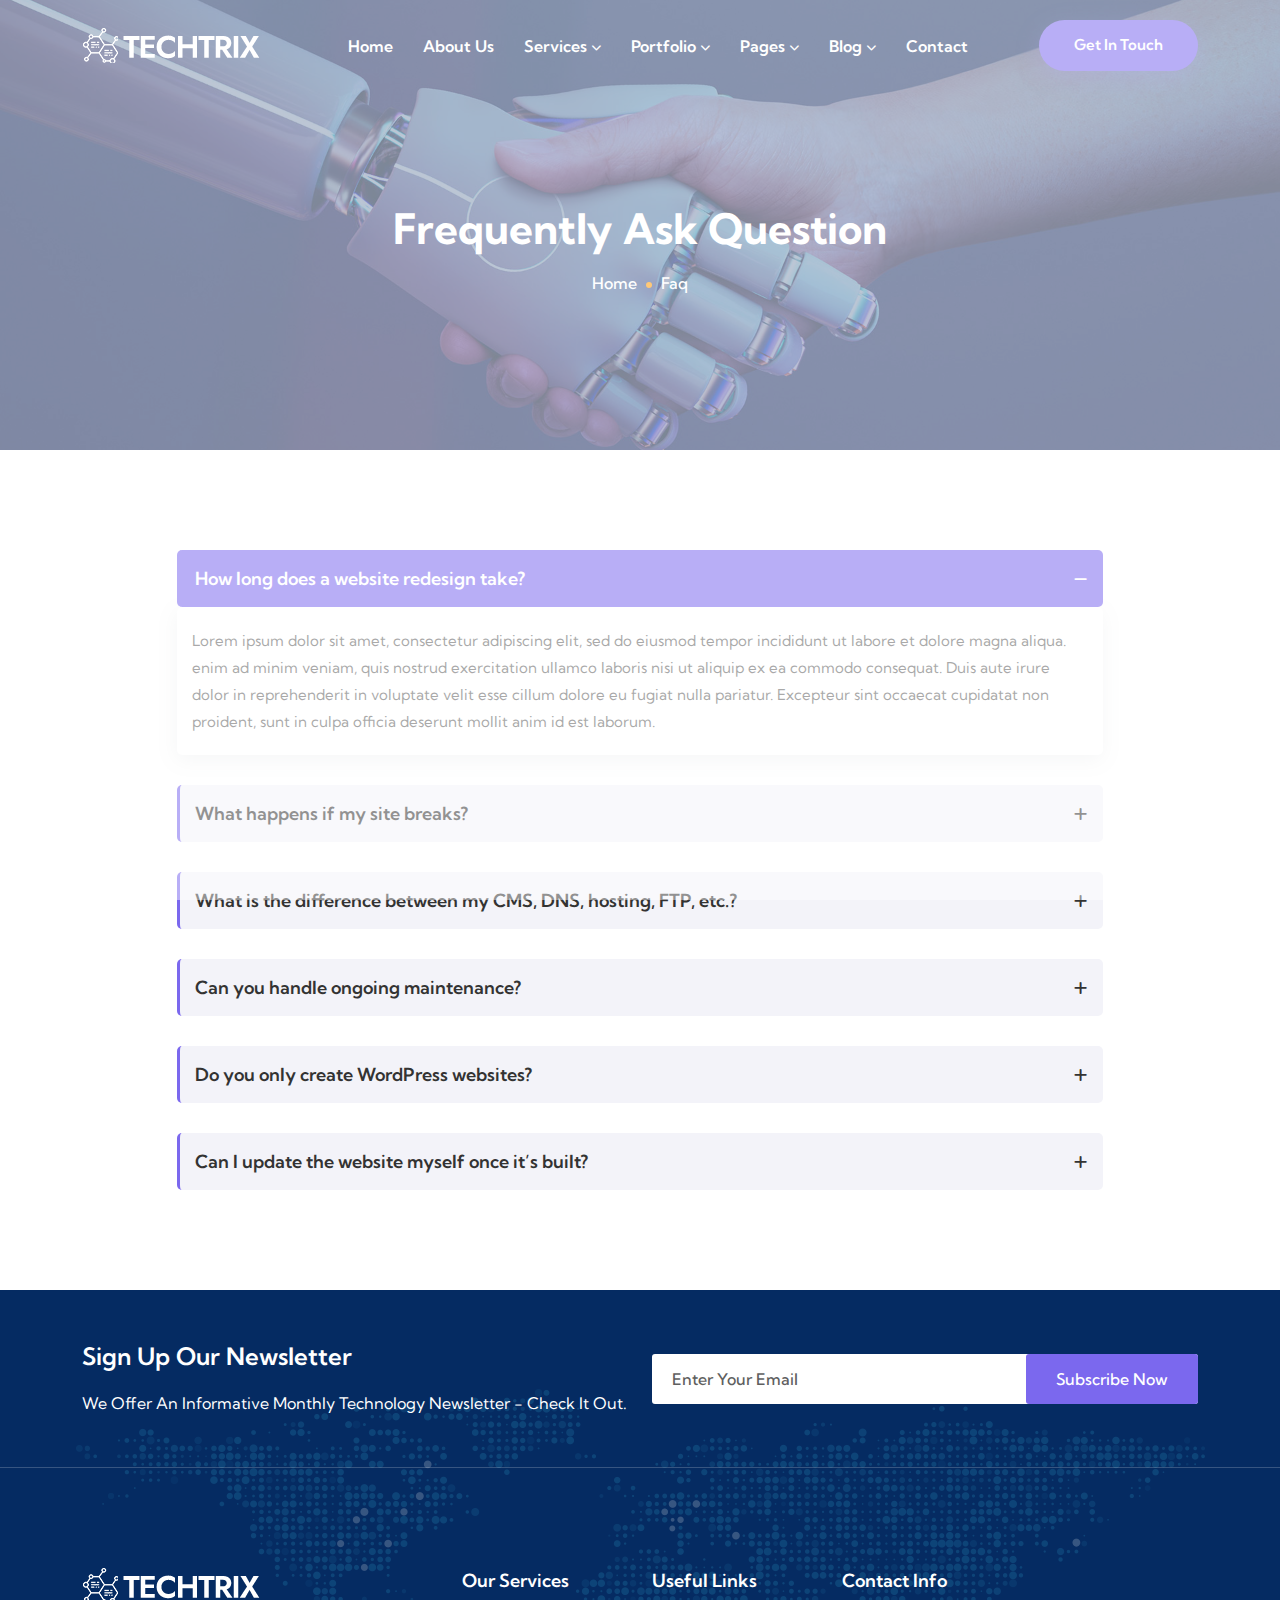
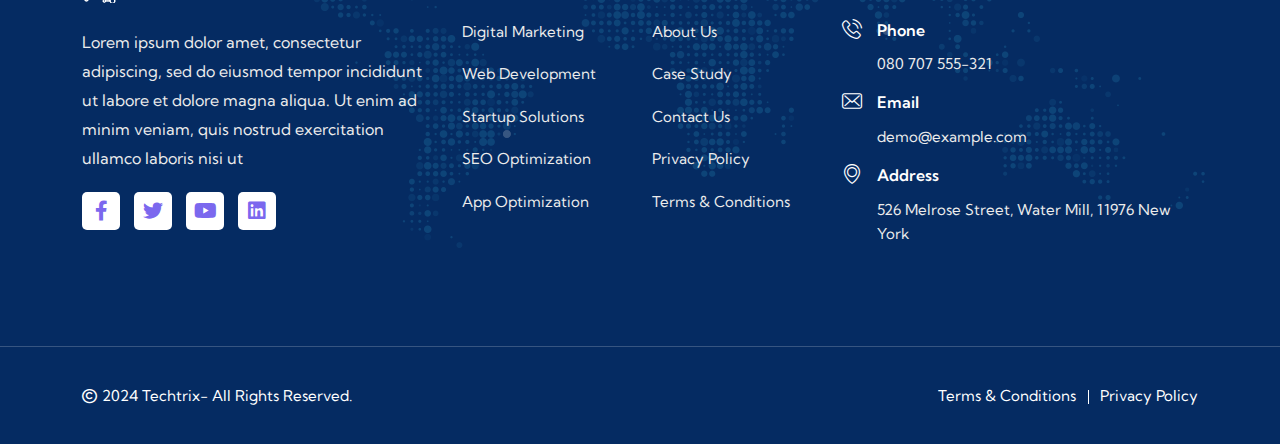
<file: faq.html>
<!doctype html>
<html lang="zxx">


 <head>
	<!-- Required meta tags -->
	<meta charset="utf-8">
	<meta name="viewport" content="width=device-width, initial-scale=1, shrink-to-fit=no">
	<!-- Title -->
	<title>Techtrix - IT Startups & Technology Solutions HTML5 Responsive Website Template</title>
	<!-- Google Fonts -->
	<link href="https://fonts.googleapis.com/css2?family=Kumbh+Sans:wght@400;500;600;700;800;900&amp;display=swap" rel="stylesheet">
	<!-- Favicon -->
	<link rel="icon" type="image/png" href="assets/img/favicon.png">
	<!-- Bootstrap Min CSS -->
	<link rel="stylesheet" href="assets/css/bootstrap.min.css">
	<!-- Animate Min CSS -->
	<link rel="stylesheet" href="assets/css/animate.min.css">
	<!-- FlatIcon CSS -->
	<link rel="stylesheet" href="assets/css/flaticon.css">
	<!-- Bootstrap Icon CSS -->
	<link rel="stylesheet" href="assets/css/bootstrap-icons.css">
	<!-- Font Awesome Min CSS -->
	<link rel="stylesheet" href="assets/css/fontawesome.min.css">
	<!-- Mean Menu CSS -->
	<link rel="stylesheet" href="assets/css/meanmenu.css">
	<!-- Magnific Popup Min CSS -->
	<link rel="stylesheet" href="assets/css/magnific-popup.min.css">
	<!-- Owl Carousel Min CSS -->
	<link rel="stylesheet" href="assets/css/owl.carousel.min.css">
	<!-- Style CSS -->
	<link rel="stylesheet" href="assets/css/style.css">
	<!-- Responsive CSS -->
	<link rel="stylesheet" href="assets/css/responsive.css">
</head>

<body>

	<!-- Start Preloader Section -->
	<div id="preloader">
		<div id="preloader-center">
			<span class="loader-box"></span>
		</div>
	</div>
	<!-- End Preloader Section -->
	
	<!-- Start Navbar Section -->
	<div class="navbar-section">
	    <div class="techtrix-responsive-nav">
	        <div class="container">
	            <div class="techtrix-responsive-menu">
	                <div class="logo">
	                    <a href="index-2.html">
	                        <img src="assets/img/logo.png" class="white-logo" alt="logo">
	                        <img src="assets/img/logo-black.png" class="black-logo" alt="logo">
	                    </a>
	                </div>
	            </div>
	        </div>
	    </div>
	    <div class="techtrix-nav">
	        <div class="container">
	            <nav class="navbar navbar-expand-md navbar-light">
	                <a class="navbar-brand" href="index-2.html">
	                    <img src="assets/img/logo.png" class="white-logo" alt="logo">
	                    <img src="assets/img/logo-black.png" class="black-logo" alt="logo">
	                </a>
	                <div class="collapse navbar-collapse mean-menu" id="navbarSupportedContent">
	                    <ul class="navbar-nav">
	                        <li class="nav-item">
	                            <a href="index-2.html" class="nav-link">Home</a>
	                        </li>
	                        <li class="nav-item">
	                            <a href="about.html" class="nav-link"> About Us </a>
	                        </li>
	                        <li class="nav-item">
	                            <a href="#" class="nav-link"> Services <i class="fas fa-chevron-down"></i></a>
	                            <ul class="dropdown-menu">
	                                <li class="nav-item">
	                                    <a href="services.html" class="nav-link"> Services </a>
	                                </li>
	                                <li class="nav-item">
	                                    <a href="single-services.html" class="nav-link"> Services Details </a>
	                                </li>
	                            </ul>
	                        </li>
	                        <li class="nav-item">
	                            <a href="#" class="nav-link"> Portfolio <i class="fas fa-chevron-down"></i></a>
	                            <ul class="dropdown-menu">
	                                <li class="nav-item">
	                                    <a href="portfolio.html" class="nav-link">Portfolio</a>
	                                </li>
	                                <li class="nav-item">
	                                    <a href="single-portfolio.html" class="nav-link">Portfolio Details</a>
	                                </li>
	                            </ul>
	                        </li>
	                        <li class="nav-item">
	                            <a href="#" class="nav-link"> Pages <i class="fas fa-chevron-down"></i></a>
	                            <ul class="dropdown-menu">
	                                <li class="nav-item">
	                                    <a href="about.html" class="nav-link"> About Us </a>
	                                </li>
	                                <li class="nav-item">
	                                    <a href="team.html" class="nav-link"> Team </a>
	                                </li>
	                                <li class="nav-item">
	                                    <a href="pricing.html" class="nav-link"> Pricing </a>
	                                </li>
	                                <li class="nav-item">
	                                    <a href="error-404.html" class="nav-link"> 404 Error </a>
	                                </li>
	                                <li class="nav-item">
	                                    <a href="faq.html" class="nav-link"> FAQ </a>
	                                </li>
	                                <li class="nav-item">
	                                    <a href="coming-soon.html" class="nav-link"> Coming Soon </a>
	                                </li>
	                                <li class="nav-item">
	                                    <a href="terms-condition.html" class="nav-link"> Terms & Conditions </a>
	                                </li>
	                                <li class="nav-item">
	                                    <a href="privacy-policy.html" class="nav-link"> Privacy Policy </a>
	                                </li>
	                            </ul>
	                        </li>
	                        <li class="nav-item">
	                            <a href="#" class="nav-link"> Blog <i class="fas fa-chevron-down"></i></a>
	                            <ul class="dropdown-menu">
	                                <li class="nav-item">
	                                    <a href="blog.html" class="nav-link"> Blog</a>
	                                </li>
	                                <li class="nav-item">
	                                    <a href="blog-2.html" class="nav-link"> Blog Right Sidebar </a>
	                                </li>
	                                <li class="nav-item">
	                                    <a href="single-blog.html" class="nav-link"> Blog Details </a>
	                                </li>
	                            </ul>
	                        </li>
	                        <li class="nav-item">
	                            <a href="contact.html" class="nav-link"> Contact </a>
	                        </li>
	                    </ul>
	                    <div class="other-option">
	                        <a class="default-btn" href="#0">Get In Touch <span></span></a>
	                    </div>
	                </div>
	            </nav>
	        </div>
	    </div>
	</div>
	<!-- End Navbar Section -->
	
	<!-- Start Page Title Section -->
	<div class="page-title-area">
		<div class="d-table">
			<div class="d-table-cell">
				<div class="container">
					<div class="page-title-content">
						<h2>Frequently Ask Question</h2>
						<ul>
							<li><a href="index-2.html">Home</a></li>
							<li>Faq</li>
						</ul>
					</div>
				</div>
			</div>
		</div>
	</div>
	<!-- End Page Title Section -->
	
	<!-- Start Faq Section -->
	<section class="faq-section section-padding">
		<div class="container">
			<div class="row">
				<div class="col-lg-10 offset-lg-1">
					<div class="faq-accordion first-faq-box">
						<ul class="accordion">
							<li class="accordion-item">
								<a class="accordion-title active" href="javascript:void(0)"> <i class="fa fa-plus"></i> How long does a website redesign take?</a>
								<p class="accordion-content show">Lorem ipsum dolor sit amet, consectetur adipiscing elit, sed do eiusmod tempor incididunt ut labore et dolore magna aliqua. enim ad minim veniam, quis nostrud exercitation ullamco laboris nisi ut aliquip ex ea commodo consequat. Duis aute irure dolor in reprehenderit in voluptate velit esse cillum dolore eu fugiat nulla pariatur. Excepteur sint occaecat cupidatat non proident, sunt in culpa officia deserunt mollit anim id est laborum.</p>
							</li>
							<li class="accordion-item">
								<a class="accordion-title" href="javascript:void(0)"> <i class="fa fa-plus"></i> What happens if my site breaks?</a>
								<p class="accordion-content">Lorem ipsum dolor sit amet, consectetur adipiscing elit, sed do eiusmod tempor incididunt ut labore et dolore magna aliqua. enim ad minim veniam, quis nostrud exercitation ullamco laboris nisi ut aliquip ex ea commodo consequat. Duis aute irure dolor in reprehenderit in voluptate velit esse cillum dolore eu fugiat nulla pariatur. Excepteur sint occaecat cupidatat non proident, sunt in culpa officia deserunt mollit anim id est laborum.</p>
							</li>
							<li class="accordion-item">
								<a class="accordion-title" href="javascript:void(0)"> <i class="fa fa-plus"></i> What is the difference between my CMS, DNS, hosting, FTP, etc.?</a>
								<p class="accordion-content">Lorem ipsum dolor sit amet, consectetur adipiscing elit, sed do eiusmod tempor incididunt ut labore et dolore magna aliqua. enim ad minim veniam, quis nostrud exercitation ullamco laboris nisi ut aliquip ex ea commodo consequat. Duis aute irure dolor in reprehenderit in voluptate velit esse cillum dolore eu fugiat nulla pariatur. Excepteur sint occaecat cupidatat non proident, sunt in culpa officia deserunt mollit anim id est laborum.</p>
							</li>
							<li class="accordion-item">
								<a class="accordion-title" href="javascript:void(0)"> <i class="fa fa-plus"></i> Can you handle ongoing maintenance?</a>
								<p class="accordion-content">Lorem ipsum dolor sit amet, consectetur adipiscing elit, sed do eiusmod tempor incididunt ut labore et dolore magna aliqua. enim ad minim veniam, quis nostrud exercitation ullamco laboris nisi ut aliquip ex ea commodo consequat. Duis aute irure dolor in reprehenderit in voluptate velit esse cillum dolore eu fugiat nulla pariatur. Excepteur sint occaecat cupidatat non proident, sunt in culpa officia deserunt mollit anim id est laborum.</p>
							</li>
							<li class="accordion-item">
								<a class="accordion-title" href="javascript:void(0)"> <i class="fa fa-plus"></i> Do you only create WordPress websites?</a>
								<p class="accordion-content">Lorem ipsum dolor sit amet, consectetur adipiscing elit, sed do eiusmod tempor incididunt ut labore et dolore magna aliqua. enim ad minim veniam, quis nostrud exercitation ullamco laboris nisi ut aliquip ex ea commodo consequat. Duis aute irure dolor in reprehenderit in voluptate velit esse cillum dolore eu fugiat nulla pariatur. Excepteur sint occaecat cupidatat non proident, sunt in culpa officia deserunt mollit anim id est laborum.</p>
							</li>
							<li class="accordion-item">
								<a class="accordion-title" href="javascript:void(0)"> <i class="fa fa-plus"></i> Can I update the website myself once it’s built?</a>
								<p class="accordion-content">Lorem ipsum dolor sit amet, consectetur adipiscing elit, sed do eiusmod tempor incididunt ut labore et dolore magna aliqua. enim ad minim veniam, quis nostrud exercitation ullamco laboris nisi ut aliquip ex ea commodo consequat. Duis aute irure dolor in reprehenderit in voluptate velit esse cillum dolore eu fugiat nulla pariatur. Excepteur sint occaecat cupidatat non proident, sunt in culpa officia deserunt mollit anim id est laborum.</p>
							</li>
						</ul>
					</div>
				</div>
			</div>
		</div>
	</section>
	<!-- End Faq Section -->

	<!-- Start Footer & Subscribe Section -->
	<section class="footer-subscribe-wrapper">
		<!-- Start Subscribe Section -->
		<div class="subscribe-area">
			<div class="container">
				<div class="row align-items-center">
					<div class="col-lg-6 col-md-6">
						<div class="subscribe-content">
							<h2>Sign Up Our Newsletter</h2>
							<p>We Offer An Informative Monthly Technology Newsletter - Check It Out.</p>
						</div>
					</div>
					<div class="col-lg-6 col-md-6">
						<form class="newsletter-form">
							<input type="email" class="input-newsletter" placeholder="Enter Your Email" name="EMAIL" required autocomplete="off">
							<button type="submit">Subscribe Now</button>
						</form>
					</div>
				</div>
			</div>
		</div>
		<!-- End Subscribe Section -->
		<!-- Start Footer Section -->
		<div class="footer-area ptb-100">
			<div class="container">
				<div class="row">
					<div class="col-lg-4 col-md-6 col-sm-6">
						<div class="single-footer-widget">
							<a class="footer-logo" href="#">
								<img src="assets/img/logo.png" class="white-logo" alt="logo">
							</a>
							<p>Lorem ipsum dolor amet, consectetur adipiscing, sed do eiusmod tempor incididunt ut labore et dolore magna aliqua. Ut enim ad minim veniam, quis nostrud exercitation ullamco laboris nisi ut</p>
							<ul class="footer-social">
								<li>
									<a href="#"> <i class="fab fa-facebook-f"></i></a>
								</li>
								<li>
									<a href="#"> <i class="fab fa-twitter"></i></a>
								</li>
								<li>
									<a href="#"> <i class="fab fa-youtube"></i></a>
								</li>
								<li>
									<a href="#"> <i class="fab fa-linkedin"></i></a>
								</li>
							</ul>
						</div>
					</div>
					<div class="col-lg-2 col-md-6 col-sm-6">
						<div class="single-footer-widget">
							<div class="footer-heading">
								<h3>Our Services</h3>
							</div>
							<ul class="footer-quick-links">
								<li> <a href="#">Digital Marketing</a></li>
								<li> <a href="#">Web Development</a></li>
								<li> <a href="#">Startup Solutions</a></li>
								<li> <a href="#">SEO Optimization</a></li>
								<li> <a href="#">App Optimization</a></li>
							</ul>
						</div>
					</div>
					<div class="col-lg-2 col-md-6 col-sm-6">
						<div class="single-footer-widget">
							<div class="footer-heading">
								<h3>Useful Links</h3>
							</div>
							<ul class="footer-quick-links">
								<li><a href="about.html">About Us</a></li>
								<li><a href="portfolio.html">Case Study</a></li>
								<li><a href="contact.html">Contact Us</a></li>
								<li><a href="privacy-policy.html">Privacy Policy</a></li>
								<li><a href="terms-condition.html">Terms & Conditions</a></li>
							</ul>
						</div>
					</div>
					<div class="col-lg-4 col-md-6 col-sm-6">
						<div class="single-footer-widget">
							<div class="footer-heading">
								<h3>Contact Info</h3>
							</div>
							<div class="footer-info-contact"> <i class="flaticon-phone-call"></i>
								<h3>Phone</h3>
								<span><a href="tel:0802235678">080 707 555-321</a></span>
							</div>
							<div class="footer-info-contact"> <i class="flaticon-envelope"></i>
								<h3>Email</h3>
								<span><a href="mailto:demo@example.com">demo@example.com</a></span>
							</div>
							<div class="footer-info-contact"> <i class="flaticon-placeholder"></i>
								<h3>Address</h3>
								<span>526  Melrose Street, Water Mill, 11976  New York</span>
							</div>
						</div>
					</div>
				</div>
			</div>
		</div>
		<!-- End Footer Section -->
	</section>
	<!-- End Footer & Subscribe Section -->
	
	<!-- Start Copy Right Section -->
	<div class="copyright-area">
		<div class="container">
			<div class="row align-items-center">
				<div class="col-lg-6 col-md-6">
					<p> <i class="far fa-copyright"></i> 2024 Techtrix- All Rights Reserved.</p>
				</div>
				<div class="col-lg-6 col-md-6">
					<ul>
						<li> <a href="terms-condition.html">Terms & Conditions</a></li>
						<li> <a href="privacy-policy.html">Privacy Policy</a></li>
					</ul>
				</div>
			</div>
		</div>
	</div>
	<!-- End Copy Right Section -->
	
	<!-- Start Go Top Section -->
	<div class="go-top">
		<i class="fas fa-chevron-up"></i>
		<i class="fas fa-chevron-up"></i>
	</div>
	<!-- End Go Top Section -->
	
	<!-- jQuery Min JS -->
	<script src="assets/js/jquery.min.js"></script>
	<!-- Popper Min JS -->
	<script src="assets/js/popper.min.js"></script>
	<!-- Bootstrap Min JS -->
	<script src="assets/js/bootstrap.bundle.min.js"></script>
	<!-- Mean Menu JS -->
	<script src="assets/js/jquery.meanmenu.js"></script>
	<!-- Appear Min JS -->
	<script src="assets/js/jquery.appear.min.js"></script>
	<!-- CounterUp Min JS -->
	<script src="assets/js/jquery.waypoints.min.js"></script>
	<script src="assets/js/jquery.counterup.min.js"></script>
	<!-- Magnific Popup Min JS -->
	<script src="assets/js/jquery.magnific-popup.min.js"></script>
	<!-- Owl Carousel Min JS -->
	<script src="assets/js/owl.carousel.min.js"></script>
	<!-- WOW Min JS -->
	<script src="assets/js/wow.min.js"></script>
	<!-- Main JS -->
	<script src="assets/js/main.js"></script>
	
</body>


 </html>
</file>
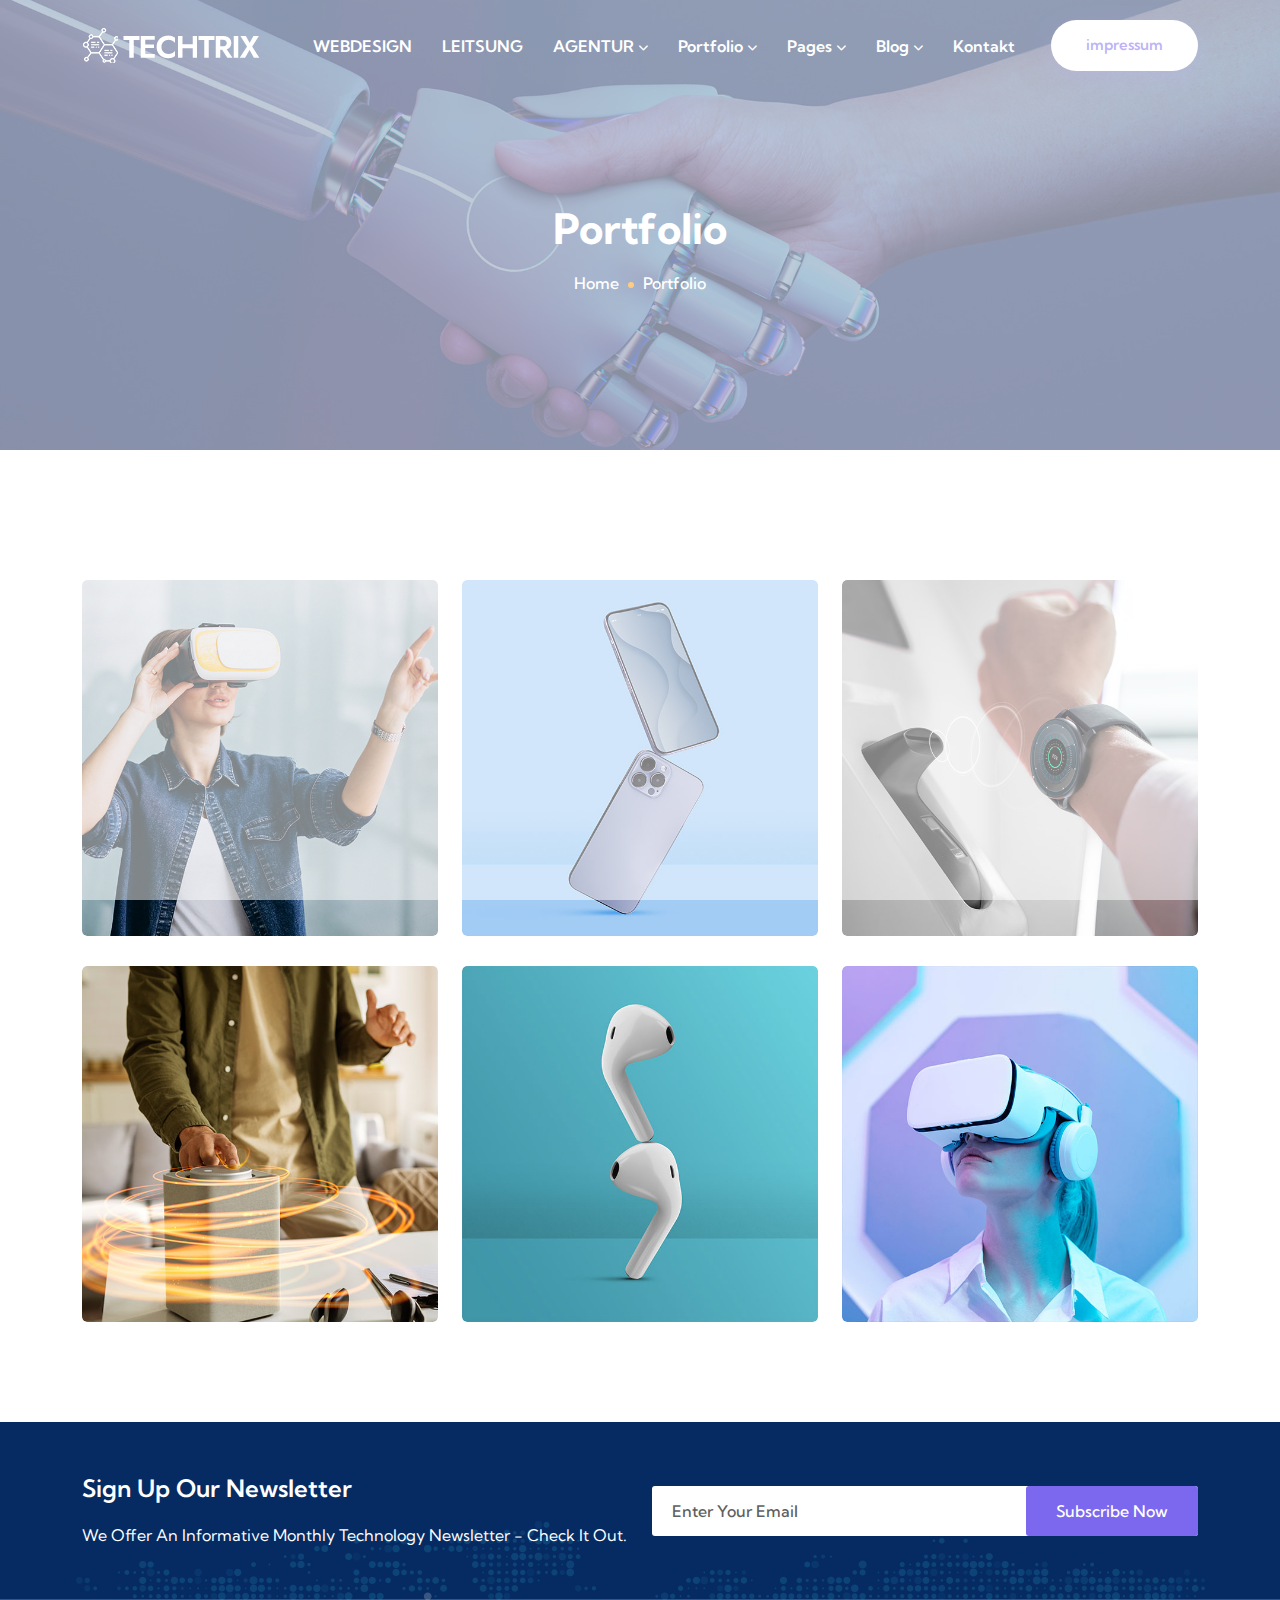
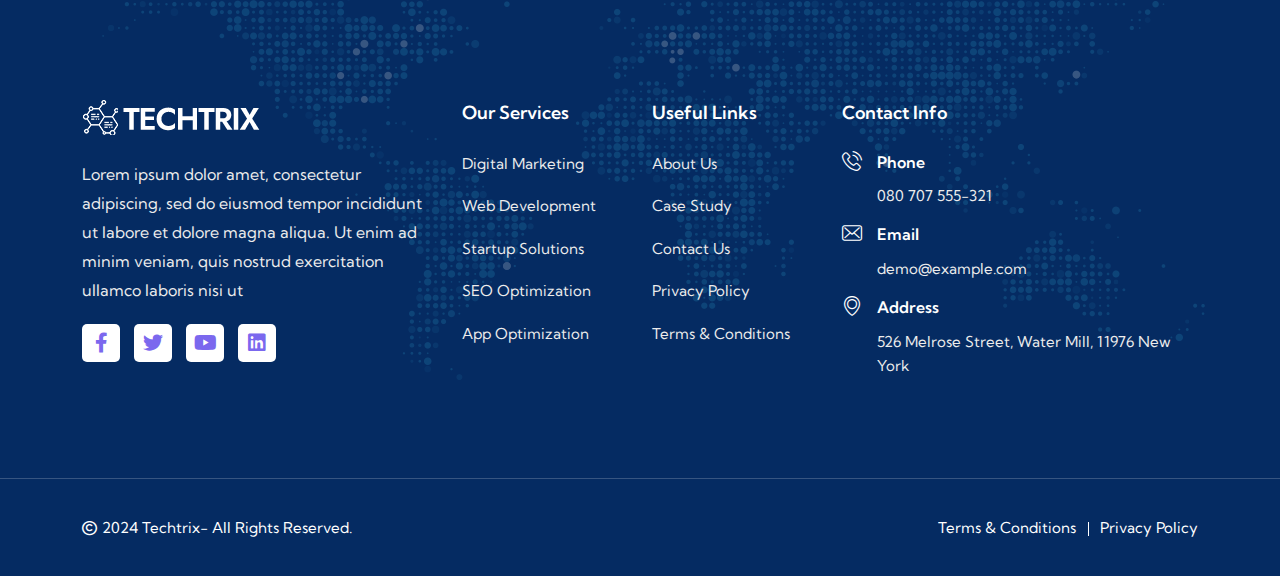
<file: portfolio.html>
<!doctype html>
<html lang="zxx">


 <head>
	<!-- Required meta tags -->
	<meta charset="utf-8">
	<meta name="viewport" content="width=device-width, initial-scale=1, shrink-to-fit=no">
	<!-- Title -->
	<title>Techtrix - IT Startups & Technology Solutions HTML5 Responsive Website Template</title>
	<!-- Google Fonts -->
	<link href="https://fonts.googleapis.com/css2?family=Kumbh+Sans:wght@400;500;600;700;800;900&amp;display=swap" rel="stylesheet">
	<!-- Favicon -->
	<link rel="icon" type="image/png" href="assets/img/favicon.png">
	<!-- Bootstrap Min CSS -->
	<link rel="stylesheet" href="assets/css/bootstrap.min.css">
	<!-- Animate Min CSS -->
	<link rel="stylesheet" href="assets/css/animate.min.css">
	<!-- FlatIcon CSS -->
	<link rel="stylesheet" href="assets/css/flaticon.css">
	<!-- Bootstrap Icon CSS -->
	<link rel="stylesheet" href="assets/css/bootstrap-icons.css">
	<!-- Font Awesome Min CSS -->
	<link rel="stylesheet" href="assets/css/fontawesome.min.css">
	<!-- Mean Menu CSS -->
	<link rel="stylesheet" href="assets/css/meanmenu.css">
	<!-- Magnific Popup Min CSS -->
	<link rel="stylesheet" href="assets/css/magnific-popup.min.css">
	<!-- Owl Carousel Min CSS -->
	<link rel="stylesheet" href="assets/css/owl.carousel.min.css">
	<!-- Style CSS -->
	<link rel="stylesheet" href="assets/css/style.css">
	<!-- Responsive CSS -->
	<link rel="stylesheet" href="assets/css/responsive.css">
</head>

<body>

	<!-- Start Preloader Section -->
	<div id="preloader">
		<div id="preloader-center">
			<span class="loader-box"></span>
		</div>
	</div>
	<!-- End Preloader Section -->
	
		<!-- Start Navbar Section -->
		<div class="navbar-section">
			<div class="techtrix-responsive-nav">
				<div class="container">
					<div class="techtrix-responsive-menu">
						<div class="logo">
							<a href="index-2.html">
								<img src="assets/img/logo.png" class="white-logo" alt="logo">
								<img src="assets/img/logo-black.png" class="black-logo" alt="logo">
							</a>
						</div>
					</div>
				</div>
			</div>
			<div class="techtrix-nav">
				<div class="container">
					<nav class="navbar navbar-expand-md navbar-light">
						<a class="navbar-brand" href="index-2.html">
							<img src="assets/img/logo.png" class="white-logo" alt="logo">
							<img src="assets/img/logo-black.png" class="black-logo" alt="logo">
						</a>
						<div class="collapse navbar-collapse mean-menu" id="navbarSupportedContent">
							<ul class="navbar-nav">
								<li class="nav-item">
									<a href="index-2.html" class="nav-link">WEBDESIGN
										
									
										</a>
								</li>
								<li class="nav-item">
									<a href="about.html" class="nav-link">LEITSUNG</a>
								</li>
								<li class="nav-item">
									<a href="#" class="nav-link">AGENTUR <i class="fas fa-chevron-down"></i></a>
									<ul class="dropdown-menu">
										<li class="nav-item">
											<a href="services.html" class="nav-link">	
												E-COMMERCE</a>
										</li>
										<li class="nav-item">
											<a href="single-services.html" class="nav-link">starseite</a>
										</li>
									</ul>
								</li>
								<li class="nav-item">
									<a href="#" class="nav-link">Portfolio <i class="fas fa-chevron-down"></i></a>
									<ul class="dropdown-menu">
										<li class="nav-item">
											<a href="portfolio.html" class="nav-link">Portfolio</a>
										</li>
										<li class="nav-item">
											<a href="single-portfolio.html" class="nav-link">Portfolio Details</a>
										</li>
									</ul>
								</li>
								<li class="nav-item">
									<a href="#" class="nav-link">Pages <i class="fas fa-chevron-down"></i></a>
									<ul class="dropdown-menu">
										<li class="nav-item">
											<a href="about.html" class="nav-link">About Us</a>
										</li>
										<li class="nav-item">
											<a href="team.html" class="nav-link">Team</a>
										</li>
										<li class="nav-item">
											<a href="pricing.html" class="nav-link">Pricing</a>
										</li>
										<li class="nav-item">
											<a href="faq.html" class="nav-link">FAQ</a>
										</li>
										<li class="nav-item">
											<a href="error-404.html" class="nav-link">404 Error</a>
										</li>
										<li class="nav-item">
											<a href="coming-soon.html" class="nav-link">Coming Soon</a>
										</li>
										<li class="nav-item">
											<a href="terms-condition.html" class="nav-link">Terms & Conditions</a>
										</li>
										<li class="nav-item">
											<a href="privacy-policy.html" class="nav-link">Daten</a>
										</li>
									</ul>
								</li>
								<li class="nav-item">
									<a href="#" class="nav-link">Blog <i class="fas fa-chevron-down"></i></a>
									<ul class="dropdown-menu">
										<li class="nav-item">
											<a href="blog.html" class="nav-link">Blog</a>
										</li>
										<li class="nav-item">
											<a href="blog-2.html" class="nav-link">Blog Right Sidebar</a>
										</li>
										<li class="nav-item">
											<a href="single-blog.html" class="nav-link">Blog Details</a>
										</li>
									</ul>
								</li>
								<li class="nav-item">
									<a href="contact.html" class="nav-link">Kontakt</a>
								</li>
							</ul>
							<div class="other-option">
								<a class="default-btn-one" href="#0">impressum <span></span></a>
							</div>
						</div>
					</nav>
				</div>
			</div>
		</div>
		<!-- End Navbar Section -->
	<!-- Start Page Title Section -->
	<div class="page-title-area">
		<div class="d-table">
			<div class="d-table-cell">
				<div class="container">
					<div class="page-title-content">
						<h2>Portfolio</h2>
						<ul>
							<li><a href="index-2.html">Home</a></li>
							<li>Portfolio</li>
						</ul>
					</div>
				</div>
			</div>
		</div>
	</div>
	<!-- End Page Title Section -->
	
	<!-- Start Portfolio Section -->
    <section class="portfolio-area section-padding">
        <div class="container">
            <div class="row">
                <!-- portfolio-item -->
                <div class="col-lg-4 col-md-6">
                    <div class="portfolio-item">
						<img src="assets/img/portfolio/portfolio-1.jpg" alt="image">
                        <div class="portfolio-content-overlay">
							<p>App Store | Social Media</p>
							<h3><a href="single-portfolio.html">Creative Web Design</a></h3>
							<a class="portfolio-link-icon" href="single-portfolio.html"><i class="bi bi-arrow-right"></i></a>
                        </div>
                    </div>
                </div>
                <!-- portfolio-item -->
                <div class="col-lg-4 col-md-6">
                    <div class="portfolio-item">
						<img src="assets/img/portfolio/portfolio-2.jpg" alt="image">
                        <div class="portfolio-content-overlay">
							<p>App Store | Social Media</p>
							<h3><a href="single-portfolio.html">Creative Web Design</a></h3>
							<a class="portfolio-link-icon" href="single-portfolio.html"><i class="bi bi-arrow-right"></i></a>
                        </div>
                    </div>
                </div>
                <!-- portfolio-item -->
                <div class="col-lg-4 col-md-6">
                    <div class="portfolio-item">
						<img src="assets/img/portfolio/portfolio-3.jpg" alt="image">
                        <div class="portfolio-content-overlay">
							<p>App Store | Social Media</p>
							<h3><a href="single-portfolio.html">Creative Web Design</a></h3>
							<a class="portfolio-link-icon" href="single-portfolio.html"><i class="bi bi-arrow-right"></i></a>
                        </div>
                    </div>
                </div>
                <!-- portfolio-item -->
                <div class="col-lg-4 col-md-6">
                    <div class="portfolio-item">
						<img src="assets/img/portfolio/portfolio-4.jpg" alt="image">
                        <div class="portfolio-content-overlay">
							<p>App Store | Social Media</p>
							<h3><a href="single-portfolio.html">Creative Web Design</a></h3>
							<a class="portfolio-link-icon" href="single-portfolio.html"><i class="bi bi-arrow-right"></i></a>
                        </div>
                    </div>
                </div>
                <!-- portfolio-item -->
                <div class="col-lg-4 col-md-6">
                    <div class="portfolio-item">
						<img src="assets/img/portfolio/portfolio-5.jpg" alt="image">
                        <div class="portfolio-content-overlay">
							<p>App Store | Social Media</p>
							<h3><a href="single-portfolio.html">Creative Web Design</a></h3>
							<a class="portfolio-link-icon" href="single-portfolio.html"><i class="bi bi-arrow-right"></i></a>
                        </div>
                    </div>
                </div>
                <!-- portfolio-item -->
                <div class="col-lg-4 col-md-6">
                    <div class="portfolio-item">
						<img src="assets/img/portfolio/portfolio-6.jpg" alt="image">
                        <div class="portfolio-content-overlay">
							<p>App Store | Social Media</p>
							<h3><a href="single-portfolio.html">Creative Web Design</a></h3>
							<a class="portfolio-link-icon" href="single-portfolio.html"><i class="bi bi-arrow-right"></i></a>
                        </div>
                    </div>
                </div>
            </div>
        </div>
    </section>
    <!-- End Portfolio Section -->
	
	<!-- Start Footer & Subscribe Section -->
	<section class="footer-subscribe-wrapper">
		<!-- Start Subscribe Section -->
		<div class="subscribe-area">
			<div class="container">
				<div class="row align-items-center">
					<div class="col-lg-6 col-md-6">
						<div class="subscribe-content">
							<h2>Sign Up Our Newsletter</h2>
							<p>We Offer An Informative Monthly Technology Newsletter - Check It Out.</p>
						</div>
					</div>
					<div class="col-lg-6 col-md-6">
						<form class="newsletter-form">
							<input type="email" class="input-newsletter" placeholder="Enter Your Email" name="EMAIL" required autocomplete="off">
							<button type="submit">Subscribe Now</button>
						</form>
					</div>
				</div>
			</div>
		</div>
		<!-- End Subscribe Section -->
		<!-- Start Footer Section -->
		<div class="footer-area ptb-100">
			<div class="container">
				<div class="row">
					<div class="col-lg-4 col-md-6 col-sm-6">
						<div class="single-footer-widget">
							<a class="footer-logo" href="#">
								<img src="assets/img/logo.png" class="white-logo" alt="logo">
							</a>
							<p>Lorem ipsum dolor amet, consectetur adipiscing, sed do eiusmod tempor incididunt ut labore et dolore magna aliqua. Ut enim ad minim veniam, quis nostrud exercitation ullamco laboris nisi ut</p>
							<ul class="footer-social">
								<li>
									<a href="#"> <i class="fab fa-facebook-f"></i></a>
								</li>
								<li>
									<a href="#"> <i class="fab fa-twitter"></i></a>
								</li>
								<li>
									<a href="#"> <i class="fab fa-youtube"></i></a>
								</li>
								<li>
									<a href="#"> <i class="fab fa-linkedin"></i></a>
								</li>
							</ul>
						</div>
					</div>
					<div class="col-lg-2 col-md-6 col-sm-6">
						<div class="single-footer-widget">
							<div class="footer-heading">
								<h3>Our Services</h3>
							</div>
							<ul class="footer-quick-links">
								<li> <a href="#">Digital Marketing</a></li>
								<li> <a href="#">Web Development</a></li>
								<li> <a href="#">Startup Solutions</a></li>
								<li> <a href="#">SEO Optimization</a></li>
								<li> <a href="#">App Optimization</a></li>
							</ul>
						</div>
					</div>
					<div class="col-lg-2 col-md-6 col-sm-6">
						<div class="single-footer-widget">
							<div class="footer-heading">
								<h3>Useful Links</h3>
							</div>
							<ul class="footer-quick-links">
								<li><a href="about.html">About Us</a></li>
								<li><a href="portfolio.html">Case Study</a></li>
								<li><a href="contact.html">Contact Us</a></li>
								<li><a href="privacy-policy.html">Privacy Policy</a></li>
								<li><a href="terms-condition.html">Terms & Conditions</a></li>
							</ul>
						</div>
					</div>
					<div class="col-lg-4 col-md-6 col-sm-6">
						<div class="single-footer-widget">
							<div class="footer-heading">
								<h3>Contact Info</h3>
							</div>
							<div class="footer-info-contact"> <i class="flaticon-phone-call"></i>
								<h3>Phone</h3>
								<span><a href="tel:0802235678">080 707 555-321</a></span>
							</div>
							<div class="footer-info-contact"> <i class="flaticon-envelope"></i>
								<h3>Email</h3>
								<span><a href="mailto:demo@example.com">demo@example.com</a></span>
							</div>
							<div class="footer-info-contact"> <i class="flaticon-placeholder"></i>
								<h3>Address</h3>
								<span>526  Melrose Street, Water Mill, 11976  New York</span>
							</div>
						</div>
					</div>
				</div>
			</div>
		</div>
		<!-- End Footer Section -->
	</section>
	<!-- End Footer & Subscribe Section -->
	
	<!-- Start Copy Right Section -->
	<div class="copyright-area">
		<div class="container">
			<div class="row align-items-center">
				<div class="col-lg-6 col-md-6">
					<p> <i class="far fa-copyright"></i> 2024 Techtrix- All Rights Reserved.</p>
				</div>
				<div class="col-lg-6 col-md-6">
					<ul>
						<li> <a href="terms-condition.html">Terms & Conditions</a></li>
						<li> <a href="privacy-policy.html">Privacy Policy</a></li>
					</ul>
				</div>
			</div>
		</div>
	</div>
	<!-- End Copy Right Section -->
	
	<!-- Start Go Top Section -->
	<div class="go-top">
		<i class="fas fa-chevron-up"></i>
		<i class="fas fa-chevron-up"></i>
	</div>
	<!-- End Go Top Section -->
	
	<!-- jQuery Min JS -->
	<script src="assets/js/jquery.min.js"></script>
	<!-- Popper Min JS -->
	<script src="assets/js/popper.min.js"></script>
	<!-- Bootstrap Min JS -->
	<script src="assets/js/bootstrap.bundle.min.js"></script>
	<!-- Mean Menu JS -->
	<script src="assets/js/jquery.meanmenu.js"></script>
	<!-- Appear Min JS -->
	<script src="assets/js/jquery.appear.min.js"></script>
	<!-- CounterUp Min JS -->
	<script src="assets/js/jquery.waypoints.min.js"></script>
	<script src="assets/js/jquery.counterup.min.js"></script>
	<!-- Magnific Popup Min JS -->
	<script src="assets/js/jquery.magnific-popup.min.js"></script>
	<!-- Owl Carousel Min JS -->
	<script src="assets/js/owl.carousel.min.js"></script>
	<!-- WOW Min JS -->
	<script src="assets/js/wow.min.js"></script>
	<!-- Main JS -->
	<script src="assets/js/main.js"></script>
	
</body>


 </html>
</file>
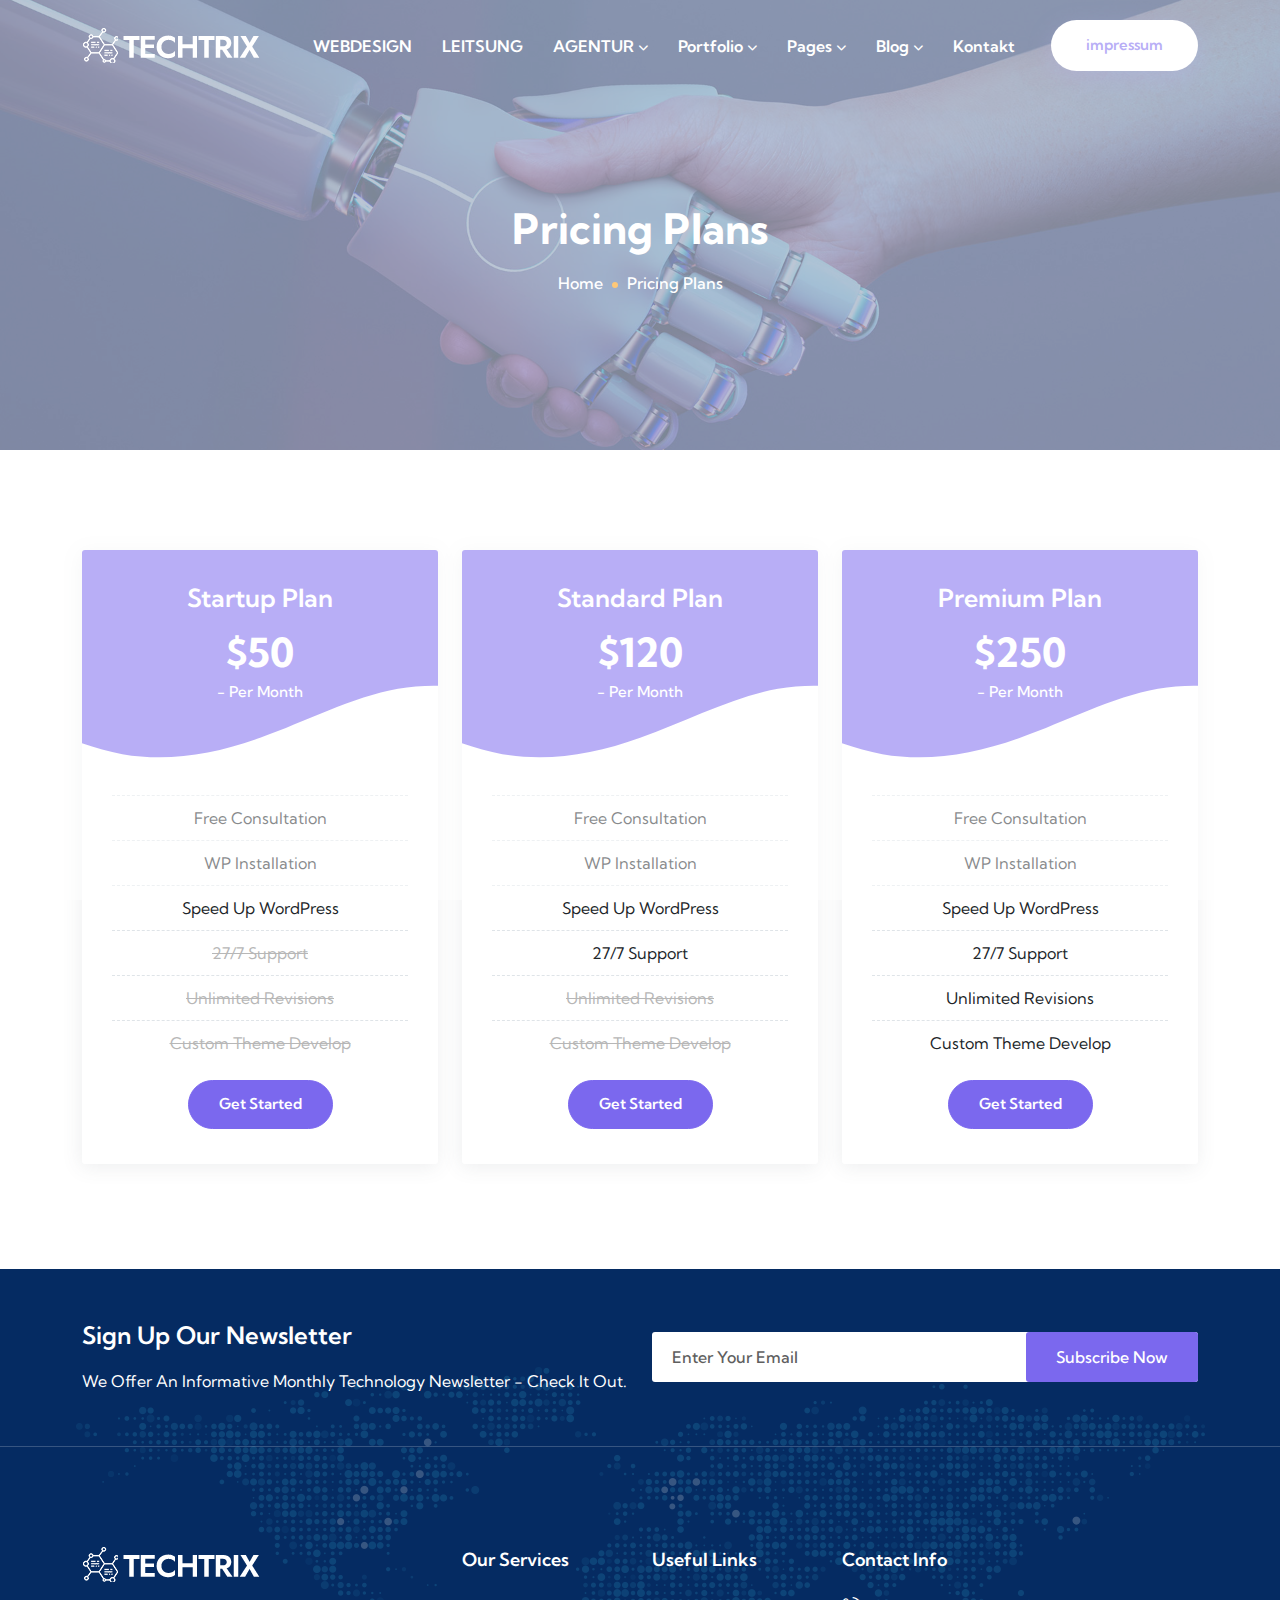
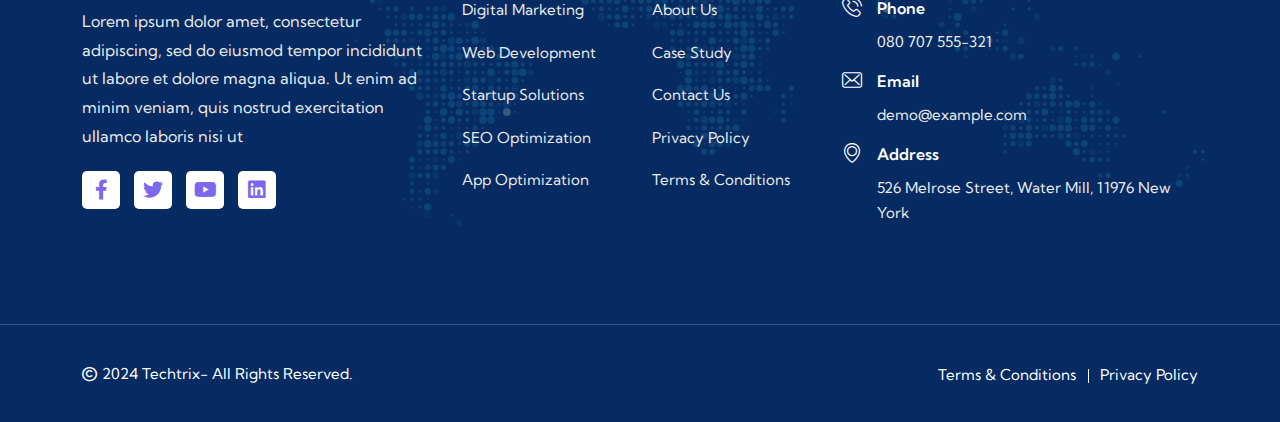
<file: pricing.html>
<!doctype html>
<html lang="zxx">


 <head>
	<!-- Required meta tags -->
	<meta charset="utf-8">
	<meta name="viewport" content="width=device-width, initial-scale=1, shrink-to-fit=no">
	<!-- Title -->
	<title>Techtrix - IT Startups & Technology Solutions HTML5 Responsive Website Template</title>
	<!-- Google Fonts -->
	<link href="https://fonts.googleapis.com/css2?family=Kumbh+Sans:wght@400;500;600;700;800;900&amp;display=swap" rel="stylesheet">
	<!-- Favicon -->
	<link rel="icon" type="image/png" href="assets/img/favicon.png">
	<!-- Bootstrap Min CSS -->
	<link rel="stylesheet" href="assets/css/bootstrap.min.css">
	<!-- Animate Min CSS -->
	<link rel="stylesheet" href="assets/css/animate.min.css">
	<!-- FlatIcon CSS -->
	<link rel="stylesheet" href="assets/css/flaticon.css">
	<!-- Bootstrap Icon CSS -->
	<link rel="stylesheet" href="assets/css/bootstrap-icons.css">
	<!-- Font Awesome Min CSS -->
	<link rel="stylesheet" href="assets/css/fontawesome.min.css">
	<!-- Mean Menu CSS -->
	<link rel="stylesheet" href="assets/css/meanmenu.css">
	<!-- Magnific Popup Min CSS -->
	<link rel="stylesheet" href="assets/css/magnific-popup.min.css">
	<!-- Owl Carousel Min CSS -->
	<link rel="stylesheet" href="assets/css/owl.carousel.min.css">
	<!-- Style CSS -->
	<link rel="stylesheet" href="assets/css/style.css">
	<!-- Responsive CSS -->
	<link rel="stylesheet" href="assets/css/responsive.css">
</head>

<body>

	<!-- Start Preloader Section -->
	<div id="preloader">
		<div id="preloader-center">
			<span class="loader-box"></span>
		</div>
	</div>
	<!-- End Preloader Section -->
	


	<!-- Start Navbar Section -->
	<div class="navbar-section">
		<div class="techtrix-responsive-nav">
			<div class="container">
				<div class="techtrix-responsive-menu">
					<div class="logo">
						<a href="index-2.html">
							<img src="assets/img/logo.png" class="white-logo" alt="logo">
							<img src="assets/img/logo-black.png" class="black-logo" alt="logo">
						</a>
					</div>
				</div>
			</div>
		</div>
		<div class="techtrix-nav">
			<div class="container">
				<nav class="navbar navbar-expand-md navbar-light">
					<a class="navbar-brand" href="index-2.html">
						<img src="assets/img/logo.png" class="white-logo" alt="logo">
						<img src="assets/img/logo-black.png" class="black-logo" alt="logo">
					</a>
					<div class="collapse navbar-collapse mean-menu" id="navbarSupportedContent">
						<ul class="navbar-nav">
							<li class="nav-item">
								<a href="index-2.html" class="nav-link">WEBDESIGN
									
								
									</a>
							</li>
							<li class="nav-item">
								<a href="about.html" class="nav-link">LEITSUNG</a>
							</li>
							<li class="nav-item">
								<a href="#" class="nav-link">AGENTUR <i class="fas fa-chevron-down"></i></a>
								<ul class="dropdown-menu">
									<li class="nav-item">
										<a href="services.html" class="nav-link">	
											E-COMMERCE</a>
									</li>
									<li class="nav-item">
										<a href="single-services.html" class="nav-link">starseite</a>
									</li>
								</ul>
							</li>
							<li class="nav-item">
								<a href="#" class="nav-link">Portfolio <i class="fas fa-chevron-down"></i></a>
								<ul class="dropdown-menu">
									<li class="nav-item">
										<a href="portfolio.html" class="nav-link">Portfolio</a>
									</li>
									<li class="nav-item">
										<a href="single-portfolio.html" class="nav-link">Portfolio Details</a>
									</li>
								</ul>
							</li>
							<li class="nav-item">
								<a href="#" class="nav-link">Pages <i class="fas fa-chevron-down"></i></a>
								<ul class="dropdown-menu">
									<li class="nav-item">
										<a href="about.html" class="nav-link">About Us</a>
									</li>
									<li class="nav-item">
										<a href="team.html" class="nav-link">Team</a>
									</li>
									<li class="nav-item">
										<a href="pricing.html" class="nav-link">Pricing</a>
									</li>
									<li class="nav-item">
										<a href="faq.html" class="nav-link">FAQ</a>
									</li>
									<li class="nav-item">
										<a href="error-404.html" class="nav-link">404 Error</a>
									</li>
									<li class="nav-item">
										<a href="coming-soon.html" class="nav-link">Coming Soon</a>
									</li>
									<li class="nav-item">
										<a href="terms-condition.html" class="nav-link">Terms & Conditions</a>
									</li>
									<li class="nav-item">
										<a href="privacy-policy.html" class="nav-link">Daten</a>
									</li>
								</ul>
							</li>
							<li class="nav-item">
								<a href="#" class="nav-link">Blog <i class="fas fa-chevron-down"></i></a>
								<ul class="dropdown-menu">
									<li class="nav-item">
										<a href="blog.html" class="nav-link">Blog</a>
									</li>
									<li class="nav-item">
										<a href="blog-2.html" class="nav-link">Blog Right Sidebar</a>
									</li>
									<li class="nav-item">
										<a href="single-blog.html" class="nav-link">Blog Details</a>
									</li>
								</ul>
							</li>
							<li class="nav-item">
								<a href="contact.html" class="nav-link">Kontakt</a>
							</li>
						</ul>
						<div class="other-option">
							<a class="default-btn-one" href="#0">impressum <span></span></a>
						</div>
					</div>
				</nav>
			</div>
		</div>
	</div>
	<!-- End Navbar Section -->


	<!-- Start Page Title Section -->
	<div class="page-title-area">
		<div class="d-table">
			<div class="d-table-cell">
				<div class="container">
					<div class="page-title-content">
						<h2>Pricing Plans</h2>
						<ul>
							<li><a href="index-2.html">Home</a></li>
							<li>Pricing Plans</li>
						</ul>
					</div>
				</div>
			</div>
		</div>
	</div>
	<!-- End Page Title Section -->
	
	<!-- Start Pricing Section -->
	<section class="price-section pt-100 pb-70">
		<div class="container">
			<div class="row">
				<div class="col-lg-4 col-md-6">
					<div class="single-pricing-content">
						<div class="pricing-top-bg">
							<div class="price-title">
								<h3>Startup Plan</h3>
							</div>
							<div class="price-amount">
								<h2>$50 <span class="price-period">- Per Month</span></h2>
							</div>
						</div>
						<div class="price-features">
							<ul>
								<li>Free Consultation</li>
								<li>WP Installation</li>
								<li>Speed Up WordPress</li>
								<li class="offer-list-none"><del>27/7 Support</del></li>
								<li class="offer-list-none"><del>Unlimited Revisions</del></li>
								<li class="offer-list-none"><del>Custom Theme Develop</del></li>
							</ul>
						</div>
						<div class="price-btn">
							<a href="#" class="price-btn-one">Get Started</a>
						</div>
					</div>
				</div>
				<div class="col-lg-4 col-md-6">
					<div class="single-pricing-content">
						<div class="pricing-top-bg">
							<div class="price-title">
								<h3>Standard Plan</h3>
							</div>
							<div class="price-amount">
								<h2>$120 <span class="price-period">- Per Month</span></h2>
							</div>
						</div>
						<div class="price-features">
							<ul>
								<li>Free Consultation</li>
								<li>WP Installation</li>
								<li>Speed Up WordPress</li>
								<li>27/7 Support</li>
								<li class="offer-list-none"><del>Unlimited Revisions</del></li>
								<li class="offer-list-none"><del>Custom Theme Develop</del></li>
							</ul>
						</div>
						<div class="price-btn">
							<a href="#" class="price-btn-one">Get Started</a>
						</div>
					</div>
				</div>
				<div class="col-lg-4 col-md-6">
					<div class="single-pricing-content">
						<div class="pricing-top-bg">
							<div class="price-title">
								<h3>Premium Plan</h3>
							</div>
							<div class="price-amount">
								<h2>$250 <span class="price-period">- Per Month</span></h2>
							</div>
						</div>
						<div class="price-features">
							<ul>
								<li>Free Consultation</li>
								<li>WP Installation</li>
								<li>Speed Up WordPress</li>
								<li>27/7 Support</li>
								<li>Unlimited Revisions</li>
								<li>Custom Theme Develop</li>
							</ul>
						</div>
						<div class="price-btn">
							<a href="#" class="price-btn-one">Get Started</a>
						</div>
					</div>
				</div>
			</div>
		</div>
	</section>
	<!-- End Pricing Section -->
	
	<!-- Start Footer & Subscribe Section -->
	<section class="footer-subscribe-wrapper">
		<!-- Start Subscribe Section -->
		<div class="subscribe-area">
			<div class="container">
				<div class="row align-items-center">
					<div class="col-lg-6 col-md-6">
						<div class="subscribe-content">
							<h2>Sign Up Our Newsletter</h2>
							<p>We Offer An Informative Monthly Technology Newsletter - Check It Out.</p>
						</div>
					</div>
					<div class="col-lg-6 col-md-6">
						<form class="newsletter-form">
							<input type="email" class="input-newsletter" placeholder="Enter Your Email" name="EMAIL" required autocomplete="off">
							<button type="submit">Subscribe Now</button>
						</form>
					</div>
				</div>
			</div>
		</div>
		<!-- End Subscribe Section -->
		<!-- Start Footer Section -->
		<div class="footer-area ptb-100">
			<div class="container">
				<div class="row">
					<div class="col-lg-4 col-md-6 col-sm-6">
						<div class="single-footer-widget">
							<a class="footer-logo" href="#">
								<img src="assets/img/logo.png" class="white-logo" alt="logo">
							</a>
							<p>Lorem ipsum dolor amet, consectetur adipiscing, sed do eiusmod tempor incididunt ut labore et dolore magna aliqua. Ut enim ad minim veniam, quis nostrud exercitation ullamco laboris nisi ut</p>
							<ul class="footer-social">
								<li>
									<a href="#"> <i class="fab fa-facebook-f"></i></a>
								</li>
								<li>
									<a href="#"> <i class="fab fa-twitter"></i></a>
								</li>
								<li>
									<a href="#"> <i class="fab fa-youtube"></i></a>
								</li>
								<li>
									<a href="#"> <i class="fab fa-linkedin"></i></a>
								</li>
							</ul>
						</div>
					</div>
					<div class="col-lg-2 col-md-6 col-sm-6">
						<div class="single-footer-widget">
							<div class="footer-heading">
								<h3>Our Services</h3>
							</div>
							<ul class="footer-quick-links">
								<li> <a href="#">Digital Marketing</a></li>
								<li> <a href="#">Web Development</a></li>
								<li> <a href="#">Startup Solutions</a></li>
								<li> <a href="#">SEO Optimization</a></li>
								<li> <a href="#">App Optimization</a></li>
							</ul>
						</div>
					</div>
					<div class="col-lg-2 col-md-6 col-sm-6">
						<div class="single-footer-widget">
							<div class="footer-heading">
								<h3>Useful Links</h3>
							</div>
							<ul class="footer-quick-links">
								<li><a href="about.html">About Us</a></li>
								<li><a href="portfolio.html">Case Study</a></li>
								<li><a href="contact.html">Contact Us</a></li>
								<li><a href="privacy-policy.html">Privacy Policy</a></li>
								<li><a href="terms-condition.html">Terms & Conditions</a></li>
							</ul>
						</div>
					</div>
					<div class="col-lg-4 col-md-6 col-sm-6">
						<div class="single-footer-widget">
							<div class="footer-heading">
								<h3>Contact Info</h3>
							</div>
							<div class="footer-info-contact"> <i class="flaticon-phone-call"></i>
								<h3>Phone</h3>
								<span><a href="tel:0802235678">080 707 555-321</a></span>
							</div>
							<div class="footer-info-contact"> <i class="flaticon-envelope"></i>
								<h3>Email</h3>
								<span><a href="mailto:demo@example.com">demo@example.com</a></span>
							</div>
							<div class="footer-info-contact"> <i class="flaticon-placeholder"></i>
								<h3>Address</h3>
								<span>526  Melrose Street, Water Mill, 11976  New York</span>
							</div>
						</div>
					</div>
				</div>
			</div>
		</div>
		<!-- End Footer Section -->
	</section>
	<!-- End Footer & Subscribe Section -->
	
	<!-- Start Copy Right Section -->
	<div class="copyright-area">
		<div class="container">
			<div class="row align-items-center">
				<div class="col-lg-6 col-md-6">
					<p> <i class="far fa-copyright"></i> 2024 Techtrix- All Rights Reserved.</p>
				</div>
				<div class="col-lg-6 col-md-6">
					<ul>
						<li> <a href="terms-condition.html">Terms & Conditions</a></li>
						<li> <a href="privacy-policy.html">Privacy Policy</a></li>
					</ul>
				</div>
			</div>
		</div>
	</div>
	<!-- End Copy Right Section -->
	
	<!-- Start Go Top Section -->
	<div class="go-top"> <i class="fas fa-chevron-up"></i>
		<i class="fas fa-chevron-up"></i>
	</div>
	<!-- End Go Top Section -->
	
	<!-- jQuery Min JS -->
	<script src="assets/js/jquery.min.js"></script>
	<!-- Popper Min JS -->
	<script src="assets/js/popper.min.js"></script>
	<!-- Bootstrap Min JS -->
	<script src="assets/js/bootstrap.bundle.min.js"></script>
	<!-- Mean Menu JS -->
	<script src="assets/js/jquery.meanmenu.js"></script>
	<!-- Appear Min JS -->
	<script src="assets/js/jquery.appear.min.js"></script>
	<!-- CounterUp Min JS -->
	<script src="assets/js/jquery.waypoints.min.js"></script>
	<script src="assets/js/jquery.counterup.min.js"></script>
	<!-- Magnific Popup Min JS -->
	<script src="assets/js/jquery.magnific-popup.min.js"></script>
	<!-- Owl Carousel Min JS -->
	<script src="assets/js/owl.carousel.min.js"></script>
	<!-- WOW Min JS -->
	<script src="assets/js/wow.min.js"></script>
	<!-- Main JS -->
	<script src="assets/js/main.js"></script>
	
</body>


 </html>
</file>
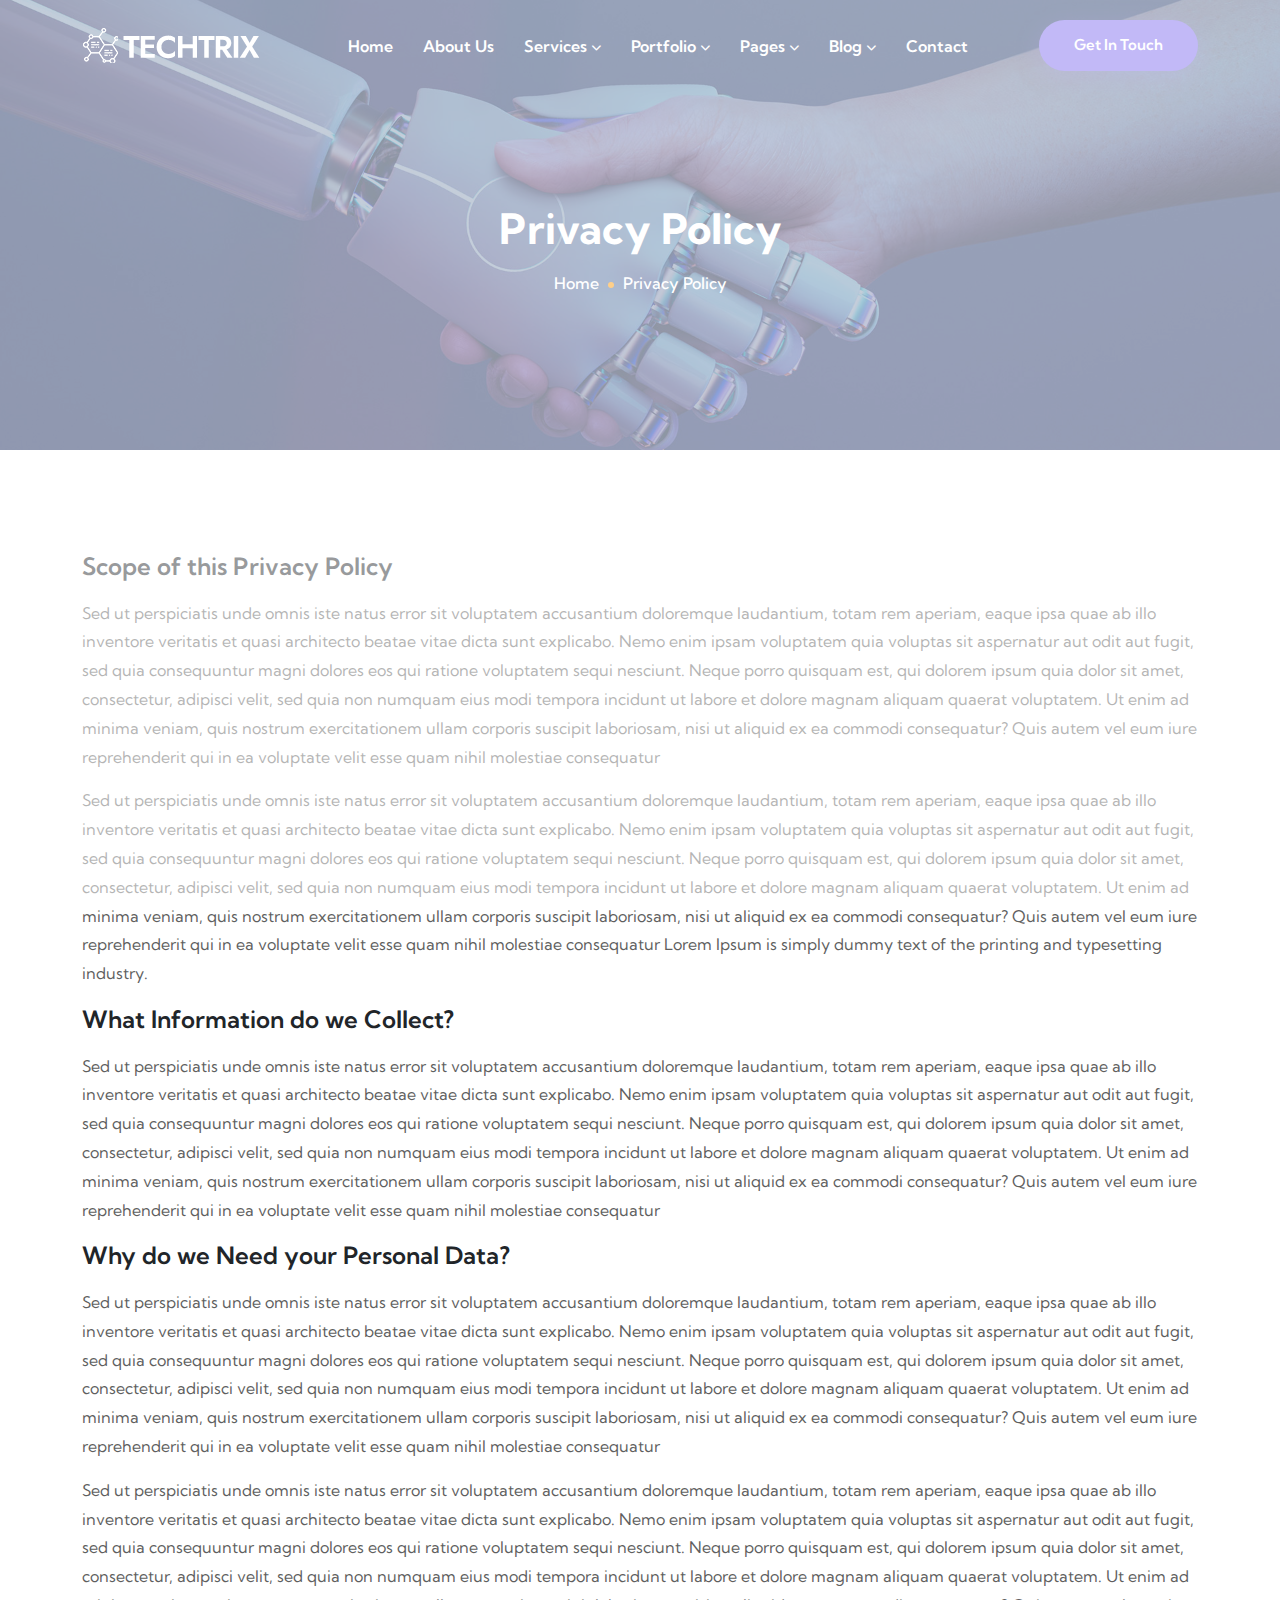
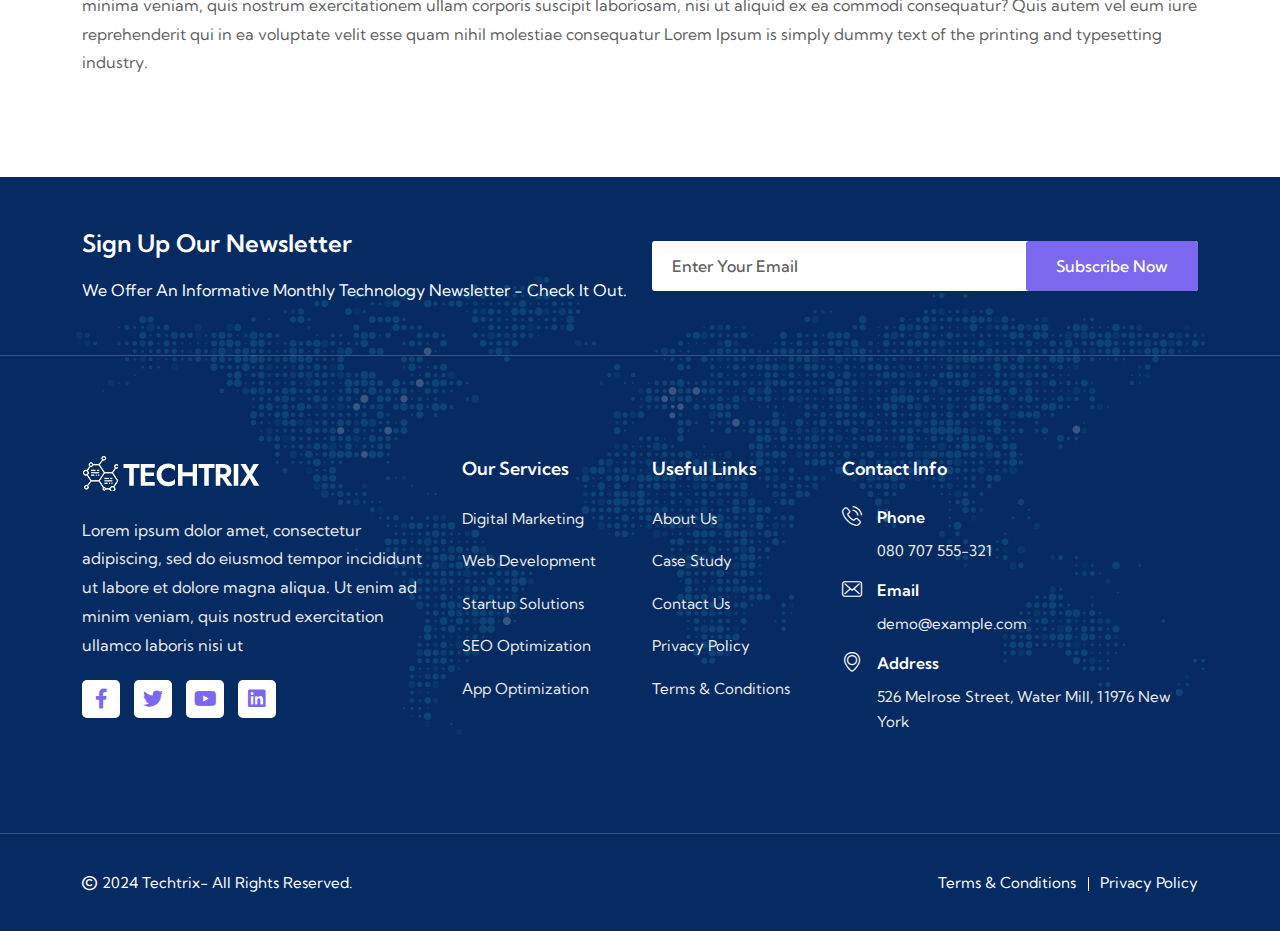
<file: privacy-policy.html>
<!doctype html>
<html lang="zxx">


 <head>
	<!-- Required meta tags -->
	<meta charset="utf-8">
	<meta name="viewport" content="width=device-width, initial-scale=1, shrink-to-fit=no">
	<!-- Title -->
	<title>Techtrix - IT Startups & Technology Solutions HTML5 Responsive Website Template</title>
	<!-- Google Fonts -->
	<link href="https://fonts.googleapis.com/css2?family=Kumbh+Sans:wght@400;500;600;700;800;900&amp;display=swap" rel="stylesheet">
	<!-- Favicon -->
	<link rel="icon" type="image/png" href="assets/img/favicon.png">
	<!-- Bootstrap Min CSS -->
	<link rel="stylesheet" href="assets/css/bootstrap.min.css">
	<!-- Animate Min CSS -->
	<link rel="stylesheet" href="assets/css/animate.min.css">
	<!-- FlatIcon CSS -->
	<link rel="stylesheet" href="assets/css/flaticon.css">
	<!-- Bootstrap Icon CSS -->
	<link rel="stylesheet" href="assets/css/bootstrap-icons.css">
	<!-- Font Awesome Min CSS -->
	<link rel="stylesheet" href="assets/css/fontawesome.min.css">
	<!-- Mean Menu CSS -->
	<link rel="stylesheet" href="assets/css/meanmenu.css">
	<!-- Magnific Popup Min CSS -->
	<link rel="stylesheet" href="assets/css/magnific-popup.min.css">
	<!-- Owl Carousel Min CSS -->
	<link rel="stylesheet" href="assets/css/owl.carousel.min.css">
	<!-- Style CSS -->
	<link rel="stylesheet" href="assets/css/style.css">
	<!-- Responsive CSS -->
	<link rel="stylesheet" href="assets/css/responsive.css">
</head>

<body>

	<!-- Start Preloader Section -->
	<div id="preloader">
		<div id="preloader-center">
			<span class="loader-box"></span>
		</div>
	</div>
	<!-- End Preloader Section -->
	
	<!-- Start Navbar Section -->
	<div class="navbar-section">
	    <div class="techtrix-responsive-nav">
	        <div class="container">
	            <div class="techtrix-responsive-menu">
	                <div class="logo">
	                    <a href="index-2.html">
	                        <img src="assets/img/logo.png" class="white-logo" alt="logo">
	                        <img src="assets/img/logo-black.png" class="black-logo" alt="logo">
	                    </a>
	                </div>
	            </div>
	        </div>
	    </div>
	    <div class="techtrix-nav">
	        <div class="container">
	            <nav class="navbar navbar-expand-md navbar-light">
	                <a class="navbar-brand" href="index-2.html">
	                    <img src="assets/img/logo.png" class="white-logo" alt="logo">
	                    <img src="assets/img/logo-black.png" class="black-logo" alt="logo">
	                </a>
	                <div class="collapse navbar-collapse mean-menu" id="navbarSupportedContent">
	                    <ul class="navbar-nav">
	                        <li class="nav-item">
	                            <a href="index-2.html" class="nav-link">Home</a>
	                        </li>
	                        <li class="nav-item">
	                            <a href="about.html" class="nav-link"> About Us </a>
	                        </li>
	                        <li class="nav-item">
	                            <a href="#" class="nav-link"> Services <i class="fas fa-chevron-down"></i></a>
	                            <ul class="dropdown-menu">
	                                <li class="nav-item">
	                                    <a href="services.html" class="nav-link"> Services </a>
	                                </li>
	                                <li class="nav-item">
	                                    <a href="single-services.html" class="nav-link"> Services Details </a>
	                                </li>
	                            </ul>
	                        </li>
	                        <li class="nav-item">
	                            <a href="#" class="nav-link"> Portfolio <i class="fas fa-chevron-down"></i></a>
	                            <ul class="dropdown-menu">
	                                <li class="nav-item">
	                                    <a href="portfolio.html" class="nav-link">Portfolio</a>
	                                </li>
	                                <li class="nav-item">
	                                    <a href="single-portfolio.html" class="nav-link">Portfolio Details</a>
	                                </li>
	                            </ul>
	                        </li>
	                        <li class="nav-item">
	                            <a href="#" class="nav-link"> Pages <i class="fas fa-chevron-down"></i></a>
	                            <ul class="dropdown-menu">
	                                <li class="nav-item">
	                                    <a href="about.html" class="nav-link"> About Us </a>
	                                </li>
	                                <li class="nav-item">
	                                    <a href="team.html" class="nav-link"> Team </a>
	                                </li>
	                                <li class="nav-item">
	                                    <a href="pricing.html" class="nav-link"> Pricing </a>
	                                </li>
	                                <li class="nav-item">
	                                    <a href="error-404.html" class="nav-link"> 404 Error </a>
	                                </li>
	                                <li class="nav-item">
	                                    <a href="faq.html" class="nav-link"> FAQ </a>
	                                </li>
	                                <li class="nav-item">
	                                    <a href="coming-soon.html" class="nav-link"> Coming Soon </a>
	                                </li>
	                                <li class="nav-item">
	                                    <a href="terms-condition.html" class="nav-link"> Terms & Conditions </a>
	                                </li>
	                                <li class="nav-item">
	                                    <a href="privacy-policy.html" class="nav-link"> Privacy Policy </a>
	                                </li>
	                            </ul>
	                        </li>
	                        <li class="nav-item">
	                            <a href="#" class="nav-link"> Blog <i class="fas fa-chevron-down"></i></a>
	                            <ul class="dropdown-menu">
	                                <li class="nav-item">
	                                    <a href="blog.html" class="nav-link"> Blog</a>
	                                </li>
	                                <li class="nav-item">
	                                    <a href="blog-2.html" class="nav-link"> Blog Right Sidebar </a>
	                                </li>
	                                <li class="nav-item">
	                                    <a href="single-blog.html" class="nav-link"> Blog Details </a>
	                                </li>
	                            </ul>
	                        </li>
	                        <li class="nav-item">
	                            <a href="contact.html" class="nav-link"> Contact </a>
	                        </li>
	                    </ul>
	                    <div class="other-option">
	                        <a class="default-btn" href="#0">Get In Touch <span></span></a>
	                    </div>
	                </div>
	            </nav>
	        </div>
	    </div>
	</div>
	<!-- End Navbar Section -->
	
	<!-- Start Page Title Section -->
	<div class="page-title-area">
		<div class="d-table">
			<div class="d-table-cell">
				<div class="container">
					<div class="page-title-content">
						<h2>Privacy Policy</h2>
						<ul>
							<li><a href="index-2.html">Home</a></li>
							<li>Privacy Policy</li>
						</ul>
					</div>
				</div>
			</div>
		</div>
	</div>
	<!-- End Page Title Section -->
	
	<!-- Start Privacy Policy Section -->
	<section class="privacy-section ptb-100">
		<div class="container">
			<div class="privacy-policy-info">
				<h3>Scope of this Privacy Policy</h3>
				<p>Sed ut perspiciatis unde omnis iste natus error sit voluptatem accusantium doloremque laudantium, totam rem aperiam, eaque ipsa quae ab illo inventore veritatis et quasi architecto beatae vitae dicta sunt explicabo. Nemo enim ipsam voluptatem quia voluptas sit aspernatur aut odit aut fugit, sed quia consequuntur magni dolores eos qui ratione voluptatem sequi nesciunt. Neque porro quisquam est, qui dolorem ipsum quia dolor sit amet, consectetur, adipisci velit, sed quia non numquam eius modi tempora incidunt ut labore et dolore magnam aliquam quaerat voluptatem. Ut enim ad minima veniam, quis nostrum exercitationem ullam corporis suscipit laboriosam, nisi ut aliquid ex ea commodi consequatur? Quis autem vel eum iure reprehenderit qui in ea voluptate velit esse quam nihil molestiae consequatur</p>
				<p>Sed ut perspiciatis unde omnis iste natus error sit voluptatem accusantium doloremque laudantium, totam rem aperiam, eaque ipsa quae ab illo inventore veritatis et quasi architecto beatae vitae dicta sunt explicabo. Nemo enim ipsam voluptatem quia voluptas sit aspernatur aut odit aut fugit, sed quia consequuntur magni dolores eos qui ratione voluptatem sequi nesciunt. Neque porro quisquam est, qui dolorem ipsum quia dolor sit amet, consectetur, adipisci velit, sed quia non numquam eius modi tempora incidunt ut labore et dolore magnam aliquam quaerat voluptatem. Ut enim ad minima veniam, quis nostrum exercitationem ullam corporis suscipit laboriosam, nisi ut aliquid ex ea commodi consequatur? Quis autem vel eum iure reprehenderit qui in ea voluptate velit esse quam nihil molestiae consequatur Lorem Ipsum is simply dummy text of the printing and typesetting industry.</p>
				
				<h3>What Information do we Collect?</h3>
				<p>Sed ut perspiciatis unde omnis iste natus error sit voluptatem accusantium doloremque laudantium, totam rem aperiam, eaque ipsa quae ab illo inventore veritatis et quasi architecto beatae vitae dicta sunt explicabo. Nemo enim ipsam voluptatem quia voluptas sit aspernatur aut odit aut fugit, sed quia consequuntur magni dolores eos qui ratione voluptatem sequi nesciunt. Neque porro quisquam est, qui dolorem ipsum quia dolor sit amet, consectetur, adipisci velit, sed quia non numquam eius modi tempora incidunt ut labore et dolore magnam aliquam quaerat voluptatem. Ut enim ad minima veniam, quis nostrum exercitationem ullam corporis suscipit laboriosam, nisi ut aliquid ex ea commodi consequatur? Quis autem vel eum iure reprehenderit qui in ea voluptate velit esse quam nihil molestiae consequatur</p>
				
				<h3>Why do we Need your Personal Data?</h3>
				<p>Sed ut perspiciatis unde omnis iste natus error sit voluptatem accusantium doloremque laudantium, totam rem aperiam, eaque ipsa quae ab illo inventore veritatis et quasi architecto beatae vitae dicta sunt explicabo. Nemo enim ipsam voluptatem quia voluptas sit aspernatur aut odit aut fugit, sed quia consequuntur magni dolores eos qui ratione voluptatem sequi nesciunt. Neque porro quisquam est, qui dolorem ipsum quia dolor sit amet, consectetur, adipisci velit, sed quia non numquam eius modi tempora incidunt ut labore et dolore magnam aliquam quaerat voluptatem. Ut enim ad minima veniam, quis nostrum exercitationem ullam corporis suscipit laboriosam, nisi ut aliquid ex ea commodi consequatur? Quis autem vel eum iure reprehenderit qui in ea voluptate velit esse quam nihil molestiae consequatur</p>
				<p>Sed ut perspiciatis unde omnis iste natus error sit voluptatem accusantium doloremque laudantium, totam rem aperiam, eaque ipsa quae ab illo inventore veritatis et quasi architecto beatae vitae dicta sunt explicabo. Nemo enim ipsam voluptatem quia voluptas sit aspernatur aut odit aut fugit, sed quia consequuntur magni dolores eos qui ratione voluptatem sequi nesciunt. Neque porro quisquam est, qui dolorem ipsum quia dolor sit amet, consectetur, adipisci velit, sed quia non numquam eius modi tempora incidunt ut labore et dolore magnam aliquam quaerat voluptatem. Ut enim ad minima veniam, quis nostrum exercitationem ullam corporis suscipit laboriosam, nisi ut aliquid ex ea commodi consequatur? Quis autem vel eum iure reprehenderit qui in ea voluptate velit esse quam nihil molestiae consequatur Lorem Ipsum is simply dummy text of the printing and typesetting industry.</p>
			</div>
		</div>
	</section>
	<!-- End Privacy Policy Section -->
	
	<!-- Start Footer & Subscribe Section -->
	<section class="footer-subscribe-wrapper">
		<!-- Start Subscribe Section -->
		<div class="subscribe-area">
			<div class="container">
				<div class="row align-items-center">
					<div class="col-lg-6 col-md-6">
						<div class="subscribe-content">
							<h2>Sign Up Our Newsletter</h2>
							<p>We Offer An Informative Monthly Technology Newsletter - Check It Out.</p>
						</div>
					</div>
					<div class="col-lg-6 col-md-6">
						<form class="newsletter-form">
							<input type="email" class="input-newsletter" placeholder="Enter Your Email" name="EMAIL" required autocomplete="off">
							<button type="submit">Subscribe Now</button>
						</form>
					</div>
				</div>
			</div>
		</div>
		<!-- End Subscribe Section -->
		<!-- Start Footer Section -->
		<div class="footer-area ptb-100">
			<div class="container">
				<div class="row">
					<div class="col-lg-4 col-md-6 col-sm-6">
						<div class="single-footer-widget">
							<a class="footer-logo" href="#">
								<img src="assets/img/logo.png" class="white-logo" alt="logo">
							</a>
							<p>Lorem ipsum dolor amet, consectetur adipiscing, sed do eiusmod tempor incididunt ut labore et dolore magna aliqua. Ut enim ad minim veniam, quis nostrud exercitation ullamco laboris nisi ut</p>
							<ul class="footer-social">
								<li>
									<a href="#"> <i class="fab fa-facebook-f"></i></a>
								</li>
								<li>
									<a href="#"> <i class="fab fa-twitter"></i></a>
								</li>
								<li>
									<a href="#"> <i class="fab fa-youtube"></i></a>
								</li>
								<li>
									<a href="#"> <i class="fab fa-linkedin"></i></a>
								</li>
							</ul>
						</div>
					</div>
					<div class="col-lg-2 col-md-6 col-sm-6">
						<div class="single-footer-widget">
							<div class="footer-heading">
								<h3>Our Services</h3>
							</div>
							<ul class="footer-quick-links">
								<li> <a href="#">Digital Marketing</a></li>
								<li> <a href="#">Web Development</a></li>
								<li> <a href="#">Startup Solutions</a></li>
								<li> <a href="#">SEO Optimization</a></li>
								<li> <a href="#">App Optimization</a></li>
							</ul>
						</div>
					</div>
					<div class="col-lg-2 col-md-6 col-sm-6">
						<div class="single-footer-widget">
							<div class="footer-heading">
								<h3>Useful Links</h3>
							</div>
							<ul class="footer-quick-links">
								<li><a href="about.html">About Us</a></li>
								<li><a href="portfolio.html">Case Study</a></li>
								<li><a href="contact.html">Contact Us</a></li>
								<li><a href="privacy-policy.html">Privacy Policy</a></li>
								<li><a href="terms-condition.html">Terms & Conditions</a></li>
							</ul>
						</div>
					</div>
					<div class="col-lg-4 col-md-6 col-sm-6">
						<div class="single-footer-widget">
							<div class="footer-heading">
								<h3>Contact Info</h3>
							</div>
							<div class="footer-info-contact"> <i class="flaticon-phone-call"></i>
								<h3>Phone</h3>
								<span><a href="tel:0802235678">080 707 555-321</a></span>
							</div>
							<div class="footer-info-contact"> <i class="flaticon-envelope"></i>
								<h3>Email</h3>
								<span><a href="mailto:demo@example.com">demo@example.com</a></span>
							</div>
							<div class="footer-info-contact"> <i class="flaticon-placeholder"></i>
								<h3>Address</h3>
								<span>526  Melrose Street, Water Mill, 11976  New York</span>
							</div>
						</div>
					</div>
				</div>
			</div>
		</div>
		<!-- End Footer Section -->
	</section>
	<!-- End Footer & Subscribe Section -->
	
	<!-- Start Copy Right Section -->
	<div class="copyright-area">
		<div class="container">
			<div class="row align-items-center">
				<div class="col-lg-6 col-md-6">
					<p> <i class="far fa-copyright"></i> 2024 Techtrix- All Rights Reserved.</p>
				</div>
				<div class="col-lg-6 col-md-6">
					<ul>
						<li> <a href="terms-condition.html">Terms & Conditions</a></li>
						<li> <a href="privacy-policy.html">Privacy Policy</a></li>
					</ul>
				</div>
			</div>
		</div>
	</div>
	<!-- End Copy Right Section -->
	
	<!-- Start Go Top Section -->
	<div class="go-top">
		<i class="fas fa-chevron-up"></i>
		<i class="fas fa-chevron-up"></i>
	</div>
	<!-- End Go Top Section -->
	
	<!-- jQuery Min JS -->
	<script src="assets/js/jquery.min.js"></script>
	<!-- Popper Min JS -->
	<script src="assets/js/popper.min.js"></script>
	<!-- Bootstrap Min JS -->
	<script src="assets/js/bootstrap.bundle.min.js"></script>
	<!-- Mean Menu JS -->
	<script src="assets/js/jquery.meanmenu.js"></script>
	<!-- Appear Min JS -->
	<script src="assets/js/jquery.appear.min.js"></script>
	<!-- CounterUp Min JS -->
	<script src="assets/js/jquery.waypoints.min.js"></script>
	<script src="assets/js/jquery.counterup.min.js"></script>
	<!-- Magnific Popup Min JS -->
	<script src="assets/js/jquery.magnific-popup.min.js"></script>
	<!-- Owl Carousel Min JS -->
	<script src="assets/js/owl.carousel.min.js"></script>
	<!-- WOW Min JS -->
	<script src="assets/js/wow.min.js"></script>
	<!-- Main JS -->
	<script src="assets/js/main.js"></script>
	
</body>


 </html>
</file>
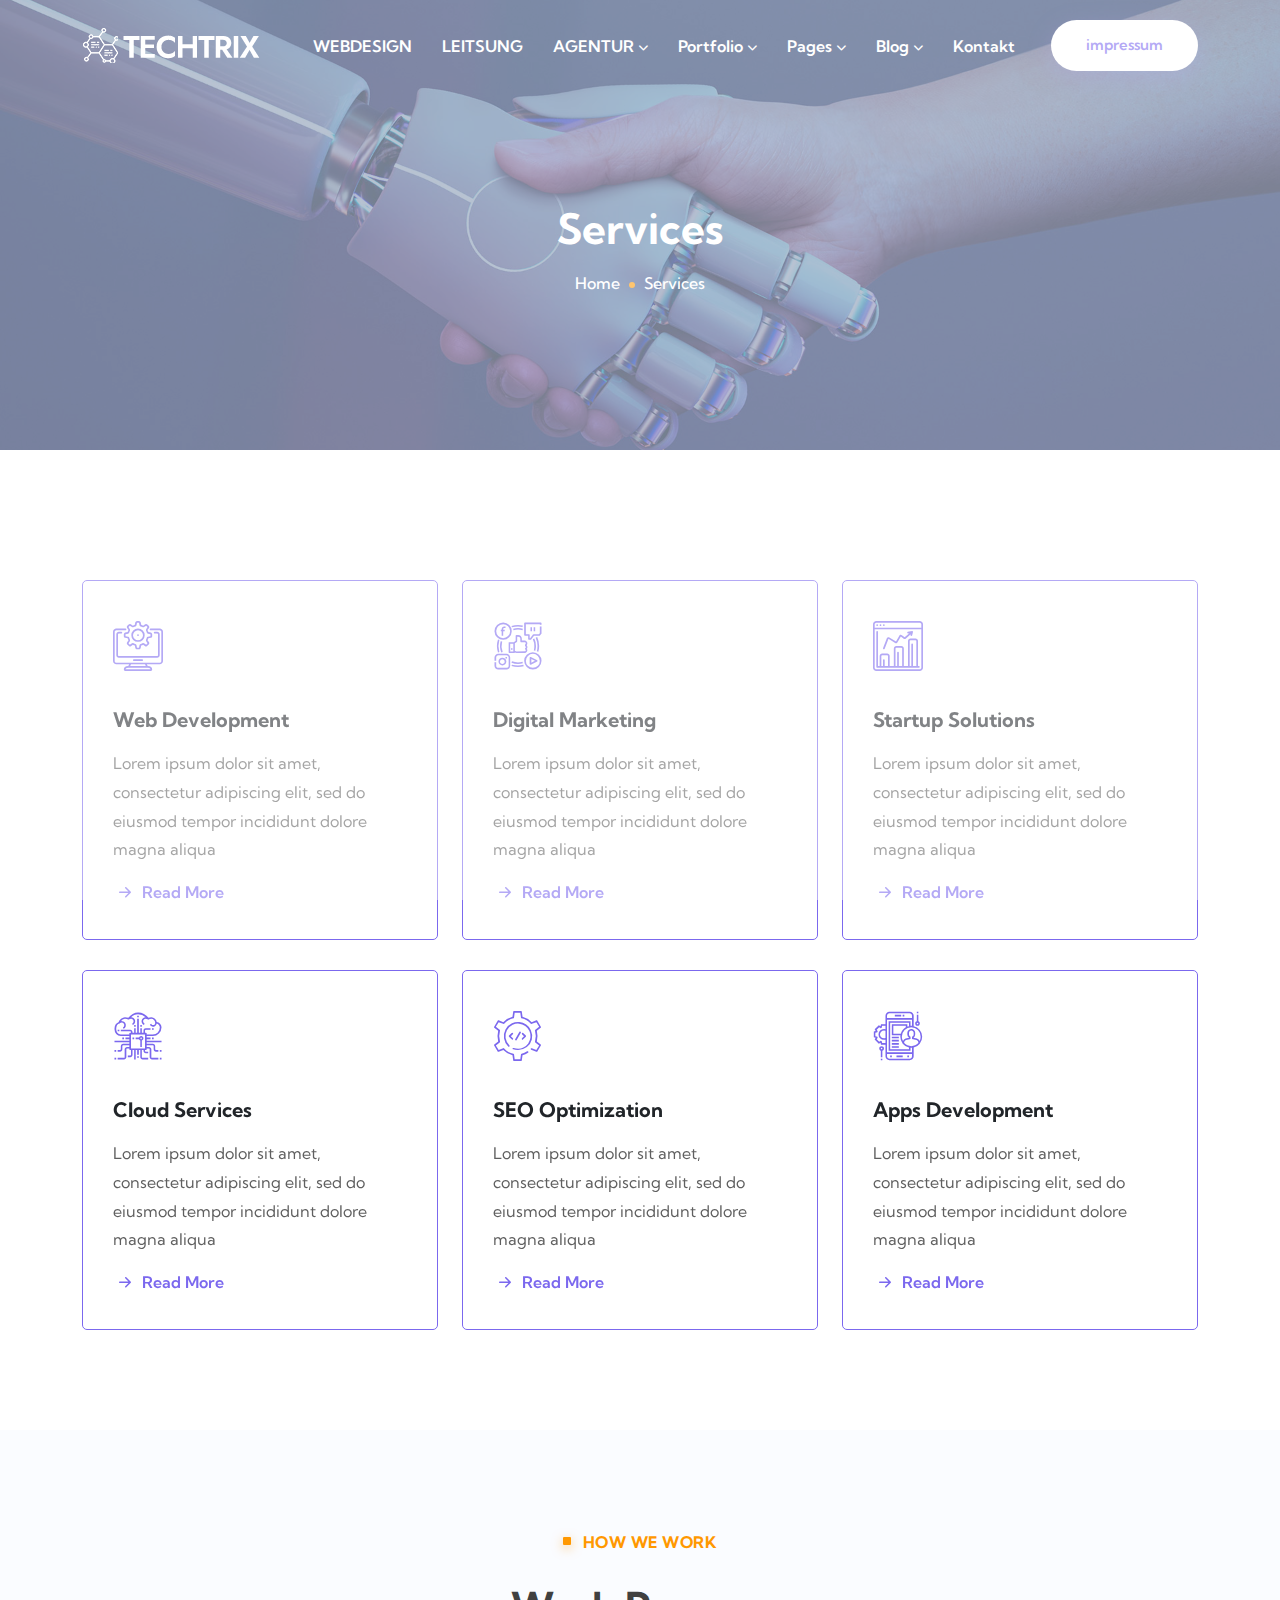
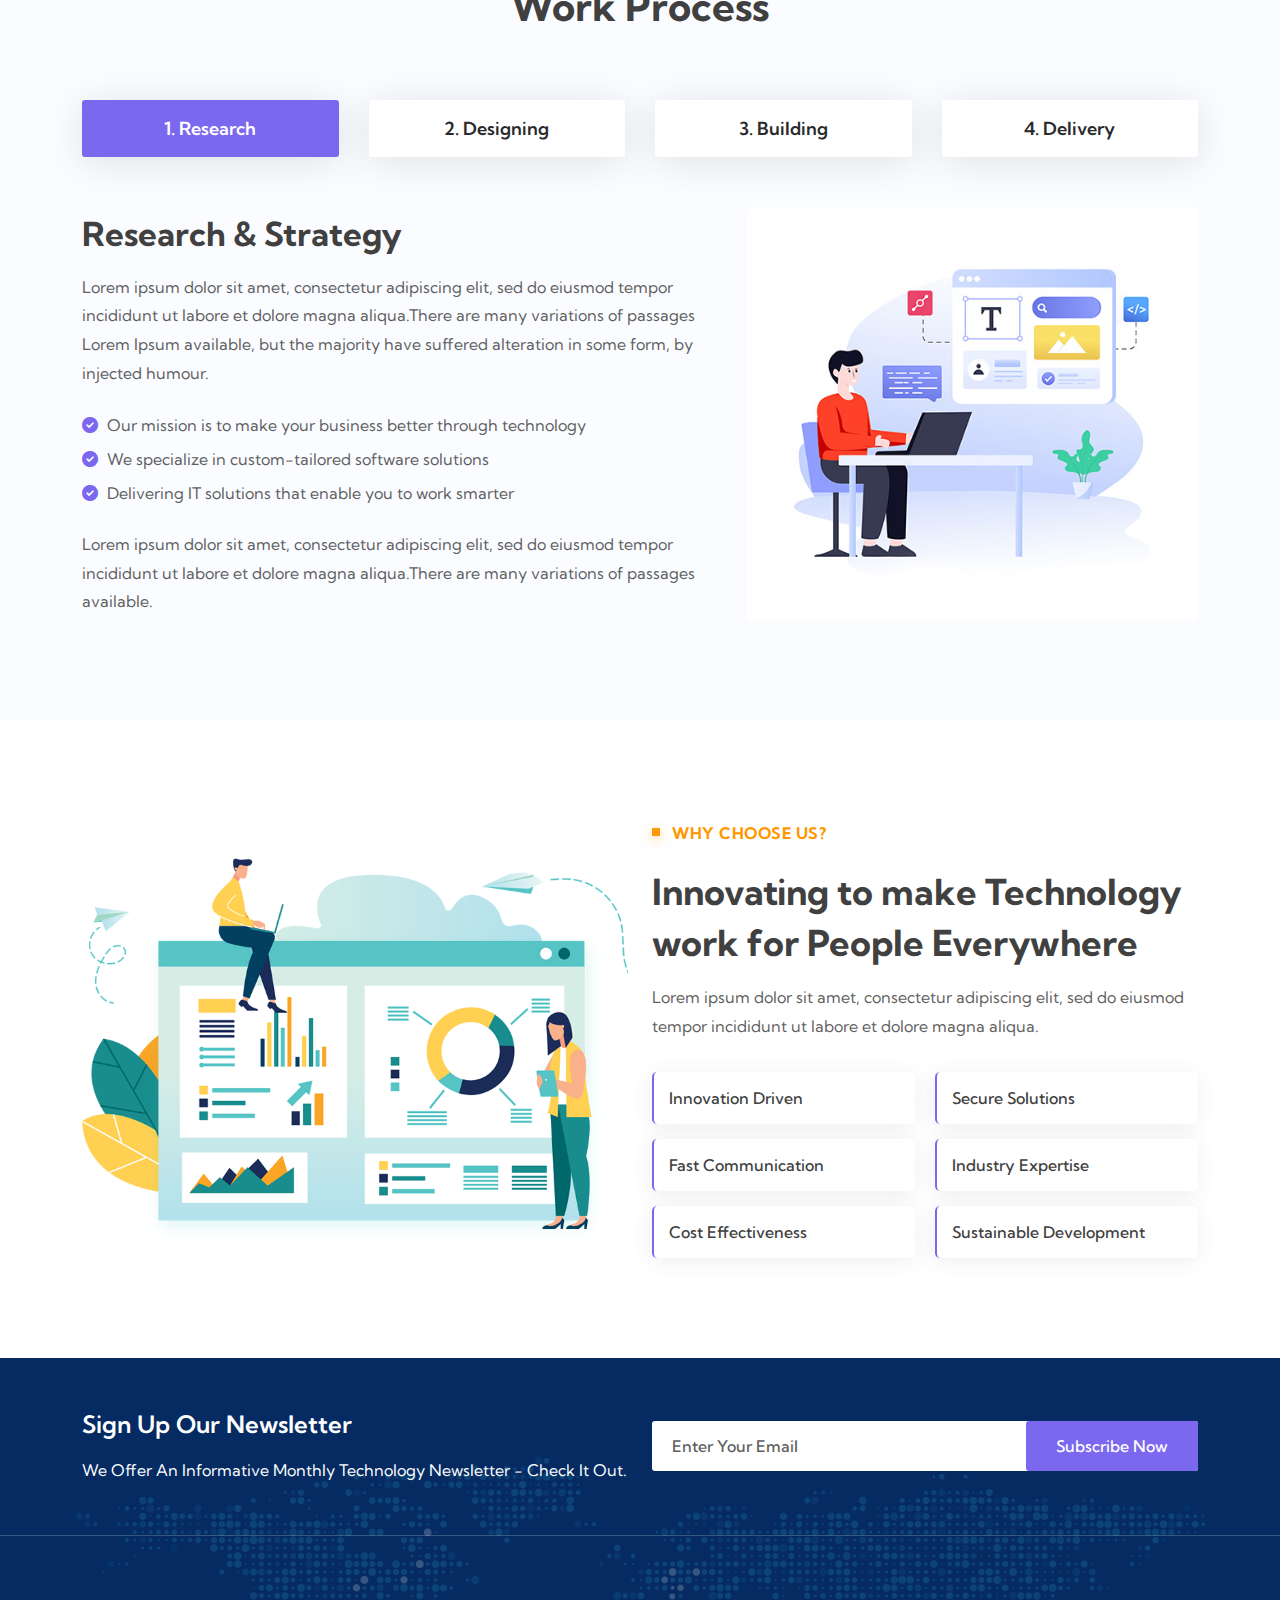
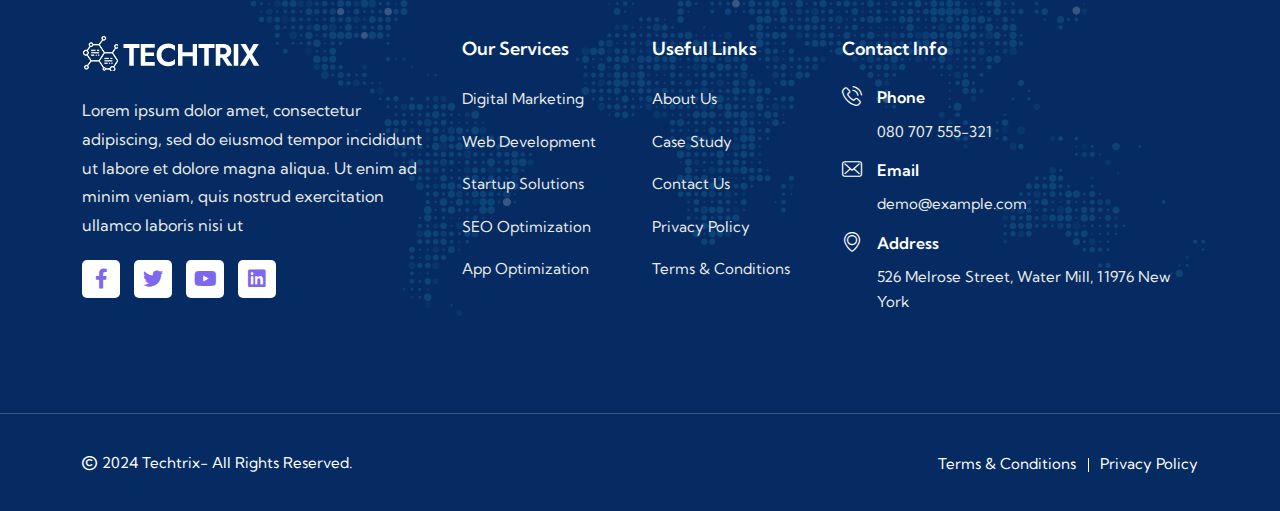
<file: services.html>
<!doctype html>
<html lang="zxx">


 <head>
	<!-- Required meta tags -->
	<meta charset="utf-8">
	<meta name="viewport" content="width=device-width, initial-scale=1, shrink-to-fit=no">
	<!-- Title -->
	<title>Techtrix - IT Startups & Technology Solutions HTML5 Responsive Website Template</title>
	<!-- Google Fonts -->
	<link href="https://fonts.googleapis.com/css2?family=Kumbh+Sans:wght@400;500;600;700;800;900&amp;display=swap" rel="stylesheet">
	<!-- Favicon -->
	<link rel="icon" type="image/png" href="assets/img/favicon.png">
	<!-- Bootstrap Min CSS -->
	<link rel="stylesheet" href="assets/css/bootstrap.min.css">
	<!-- Animate Min CSS -->
	<link rel="stylesheet" href="assets/css/animate.min.css">
	<!-- FlatIcon CSS -->
	<link rel="stylesheet" href="assets/css/flaticon.css">
	<!-- Bootstrap Icon CSS -->
	<link rel="stylesheet" href="assets/css/bootstrap-icons.css">
	<!-- Font Awesome Min CSS -->
	<link rel="stylesheet" href="assets/css/fontawesome.min.css">
	<!-- Mean Menu CSS -->
	<link rel="stylesheet" href="assets/css/meanmenu.css">
	<!-- Magnific Popup Min CSS -->
	<link rel="stylesheet" href="assets/css/magnific-popup.min.css">
	<!-- Owl Carousel Min CSS -->
	<link rel="stylesheet" href="assets/css/owl.carousel.min.css">
	<!-- Style CSS -->
	<link rel="stylesheet" href="assets/css/style.css">
	<!-- Responsive CSS -->
	<link rel="stylesheet" href="assets/css/responsive.css">
</head>

<body>

	<!-- Start Preloader Section -->
	<div id="preloader">
		<div id="preloader-center">
			<span class="loader-box"></span>
		</div>
	</div>
	<!-- End Preloader Section -->
	
		<!-- Start Navbar Section -->
		<div class="navbar-section">
			<div class="techtrix-responsive-nav">
				<div class="container">
					<div class="techtrix-responsive-menu">
						<div class="logo">
							<a href="index-2.html">
								<img src="assets/img/logo.png" class="white-logo" alt="logo">
								<img src="assets/img/logo-black.png" class="black-logo" alt="logo">
							</a>
						</div>
					</div>
				</div>
			</div>
			<div class="techtrix-nav">
				<div class="container">
					<nav class="navbar navbar-expand-md navbar-light">
						<a class="navbar-brand" href="index-2.html">
							<img src="assets/img/logo.png" class="white-logo" alt="logo">
							<img src="assets/img/logo-black.png" class="black-logo" alt="logo">
						</a>
						<div class="collapse navbar-collapse mean-menu" id="navbarSupportedContent">
							<ul class="navbar-nav">
								<li class="nav-item">
									<a href="index-2.html" class="nav-link">WEBDESIGN
										
									
										</a>
								</li>
								<li class="nav-item">
									<a href="about.html" class="nav-link">LEITSUNG</a>
								</li>
								<li class="nav-item">
									<a href="#" class="nav-link">AGENTUR <i class="fas fa-chevron-down"></i></a>
									<ul class="dropdown-menu">
										<li class="nav-item">
											<a href="services.html" class="nav-link">	
												E-COMMERCE</a>
										</li>
										<li class="nav-item">
											<a href="single-services.html" class="nav-link">starseite</a>
										</li>
									</ul>
								</li>
								<li class="nav-item">
									<a href="#" class="nav-link">Portfolio <i class="fas fa-chevron-down"></i></a>
									<ul class="dropdown-menu">
										<li class="nav-item">
											<a href="portfolio.html" class="nav-link">Portfolio</a>
										</li>
										<li class="nav-item">
											<a href="single-portfolio.html" class="nav-link">Portfolio Details</a>
										</li>
									</ul>
								</li>
								<li class="nav-item">
									<a href="#" class="nav-link">Pages <i class="fas fa-chevron-down"></i></a>
									<ul class="dropdown-menu">
										<li class="nav-item">
											<a href="about.html" class="nav-link">About Us</a>
										</li>
										<li class="nav-item">
											<a href="team.html" class="nav-link">Team</a>
										</li>
										<li class="nav-item">
											<a href="pricing.html" class="nav-link">Pricing</a>
										</li>
										<li class="nav-item">
											<a href="faq.html" class="nav-link">FAQ</a>
										</li>
										<li class="nav-item">
											<a href="error-404.html" class="nav-link">404 Error</a>
										</li>
										<li class="nav-item">
											<a href="coming-soon.html" class="nav-link">Coming Soon</a>
										</li>
										<li class="nav-item">
											<a href="terms-condition.html" class="nav-link">Terms & Conditions</a>
										</li>
										<li class="nav-item">
											<a href="privacy-policy.html" class="nav-link">Daten</a>
										</li>
									</ul>
								</li>
								<li class="nav-item">
									<a href="#" class="nav-link">Blog <i class="fas fa-chevron-down"></i></a>
									<ul class="dropdown-menu">
										<li class="nav-item">
											<a href="blog.html" class="nav-link">Blog</a>
										</li>
										<li class="nav-item">
											<a href="blog-2.html" class="nav-link">Blog Right Sidebar</a>
										</li>
										<li class="nav-item">
											<a href="single-blog.html" class="nav-link">Blog Details</a>
										</li>
									</ul>
								</li>
								<li class="nav-item">
									<a href="contact.html" class="nav-link">Kontakt</a>
								</li>
							</ul>
							<div class="other-option">
								<a class="default-btn-one" href="#0">impressum <span></span></a>
							</div>
						</div>
					</nav>
				</div>
			</div>
		</div>
		<!-- End Navbar Section -->
	<!-- Start Page Title Section -->
	<div class="page-title-area">
		<div class="d-table">
			<div class="d-table-cell">
				<div class="container">
					<div class="page-title-content">
						<h2>Services</h2>
						<ul>
							<li><a href="index-2.html">Home</a></li>
							<li>Services</li>
						</ul>
					</div>
				</div>
			</div>
		</div>
	</div>
	<!-- End Page Title Section -->
	
	<!-- Start Services Section -->
	<section class="services-section section-padding">
		<div class="container">
			<div class="row">
				<div class="col-lg-4 col-md-6">
					<div class="single-services-item">
						<div class="services-icon">
							<i class="flaticon-development"></i>
						</div>
						<h3>Web Development</h3>
						<p>Lorem ipsum dolor sit amet, consectetur adipiscing elit, sed do eiusmod tempor incididunt dolore magna aliqua</p>
						<div class="services-btn">
							<a href="#" class="read-more"><i class="bi bi-arrow-right-short"></i> Read More</a>
						</div>
					</div>
				</div>
				<div class="col-lg-4 col-md-6">
					<div class="single-services-item">
						<div class="services-icon">
							<i class="flaticon-thumbs-up"></i>
						</div>
						<h3>Digital Marketing</h3>
						<p>Lorem ipsum dolor sit amet, consectetur adipiscing elit, sed do eiusmod tempor incididunt dolore magna aliqua</p>
						<div class="services-btn">
							<a href="#" class="read-more"><i class="bi bi-arrow-right-short"></i> Read More</a>
						</div>
					</div>
				</div>
				<div class="col-lg-4 col-md-6">
					<div class="single-services-item">
						<div class="services-icon">
							<i class="flaticon-analytics"></i>
						</div>
						<h3>Startup Solutions</h3>
						<p>Lorem ipsum dolor sit amet, consectetur adipiscing elit, sed do eiusmod tempor incididunt dolore magna aliqua</p>
						<div class="services-btn">
							<a href="#" class="read-more"><i class="bi bi-arrow-right-short"></i> Read More</a>
						</div>
					</div>
				</div>
				<div class="col-lg-4 col-md-6">
					<div class="single-services-item">
						<div class="services-icon">
							<i class="flaticon-brain-1"></i>
						</div>
						<h3>Cloud Services</h3>
						<p>Lorem ipsum dolor sit amet, consectetur adipiscing elit, sed do eiusmod tempor incididunt dolore magna aliqua</p>
						<div class="services-btn">
							<a href="#" class="read-more"><i class="bi bi-arrow-right-short"></i> Read More</a>
						</div>
					</div>
				</div>
				<div class="col-lg-4 col-md-6">
					<div class="single-services-item">
						<div class="services-icon">
							<i class="flaticon-coding"></i>
						</div>
						<h3>SEO Optimization</h3>
						<p>Lorem ipsum dolor sit amet, consectetur adipiscing elit, sed do eiusmod tempor incididunt dolore magna aliqua</p>
						<div class="services-btn">
							<a href="#" class="read-more"><i class="bi bi-arrow-right-short"></i> Read More</a>
						</div>
					</div>
				</div>
				<div class="col-lg-4 col-md-6">
					<div class="single-services-item">
						<div class="services-icon">
							<i class="flaticon-mobile-app"></i>
						</div>
						<h3>Apps Development</h3>
						<p>Lorem ipsum dolor sit amet, consectetur adipiscing elit, sed do eiusmod tempor incididunt dolore magna aliqua</p>
						<div class="services-btn">
							<a href="#" class="read-more"><i class="bi bi-arrow-right-short"></i> Read More</a>
						</div>
					</div>
				</div>
			</div>
		</div>
	</section>
	<!-- End Services Section -->
	
	<!-- Start Work Process Section -->
    <section class="process-section bg-grey section-padding">
        <div class="container">
			<div class="row">
				<div class="col-md-12">
					<div class="section-title">
						<h6 class="sub-title">How We Work</h6>
						<h2>Work Process</h2>
					</div>
				</div>
			</div>
            <div class="tab process-list-tab">
                <ul class="tabs">
                    <li>
                        <a href="#"><span>1. Research</span></a>
                    </li>
                    <li>
                        <a href="#"><span>2. Designing</span></a>
                    </li>
                    <li>
                        <a href="#"><span>3. Building</span></a>
                    </li>
                    <li>
                        <a href="#"><span>4. Delivery</span></a>
                    </li>
                </ul>
                <div class="tab_content">
                    <div class="tabs_item">
                        <div class="row align-items-center">
                            <div class="col-lg-7">
                                <div class="tab-solution-content">
                                    <h3>Research & Strategy</h3>
                                    <p>Lorem ipsum dolor sit amet, consectetur adipiscing elit, sed do eiusmod tempor incididunt ut labore et dolore magna aliqua.There are many variations of passages Lorem Ipsum available, but the majority have suffered alteration in some form, by injected humour.</p>
                                    <ul class="tab-list">
                                        <li>
                                            <i class="fa fa-check-circle"></i> Our mission is to make your business better through technology
                                        </li>
                                        <li>
                                            <i class="fa fa-check-circle"></i> We specialize in custom-tailored software solutions
                                        </li>
                                        <li>
                                            <i class="fa fa-check-circle"></i> Delivering IT solutions that enable you to work smarter
                                        </li>
                                    </ul>
                                    <p>Lorem ipsum dolor sit amet, consectetur adipiscing elit, sed do eiusmod tempor incididunt ut labore et dolore magna aliqua.There are many variations of passages available.</p>
                                </div>
                            </div>
                            <div class="col-lg-5">
                                <div class="tab-image">
                                    <img src="assets/img/process/tab-process-1.jpg" alt="image">
                                </div>
                            </div>
                        </div>
                    </div>
                    <div class="tabs_item">
                        <div class="row align-items-center">
                            <div class="col-lg-7">
                                <div class="tab-solution-content">
                                    <h3>Our Team Creates Designs</h3>
                                    <p>Lorem ipsum dolor sit amet, consectetur adipiscing elit, sed do eiusmod tempor incididunt ut labore et dolore magna aliqua.There are many variations of passages Lorem Ipsum available, but the majority have suffered alteration in some form, by injected humour.</p>
                                    <ul class="tab-list">
                                        <li>
                                            <i class="fa fa-check-circle"></i> Our mission is to make your business better through technology
                                        </li>
                                        <li>
                                            <i class="fa fa-check-circle"></i> We specialize in custom-tailored software solutions
                                        </li>
                                        <li>
                                            <i class="fa fa-check-circle"></i> Delivering IT solutions that enable you to work smarter
                                        </li>
                                    </ul>
                                    <p>Lorem ipsum dolor sit amet, consectetur adipiscing elit, sed do eiusmod tempor incididunt ut labore et dolore magna aliqua.There are many variations of passages available.</p>
                                </div>
                            </div>
                            <div class="col-lg-5">
                                <div class="tab-image">
                                    <img src="assets/img/process/tab-process-2.jpg" alt="image">
                                </div>
                            </div>
                        </div>
                    </div>
                    <div class="tabs_item">
                        <div class="row align-items-center">
                            <div class="col-lg-7">
                                <div class="tab-solution-content">
                                    <h3>Development & Testing</h3>
                                    <p>Lorem ipsum dolor sit amet, consectetur adipiscing elit, sed do eiusmod tempor incididunt ut labore et dolore magna aliqua.There are many variations of passages Lorem Ipsum available, but the majority have suffered alteration in some form, by injected humour.</p>
                                    <ul class="tab-list">
                                        <li>
                                            <i class="fa fa-check-circle"></i> Our mission is to make your business better through technology
                                        </li>
                                        <li>
                                            <i class="fa fa-check-circle"></i> We specialize in custom-tailored software solutions
                                        </li>
                                        <li>
                                            <i class="fa fa-check-circle"></i> Delivering IT solutions that enable you to work smarter
                                        </li>
                                    </ul>
                                    <p>Lorem ipsum dolor sit amet, consectetur adipiscing elit, sed do eiusmod tempor incididunt ut labore et dolore magna aliqua.There are many variations of passages available.</p>
                                </div>
                            </div>
                            <div class="col-lg-5">
                                <div class="tab-image">
                                    <img src="assets/img/process/tab-process-3.jpg" alt="image">
                                </div>
                            </div>
                        </div>
                    </div>
                    <div class="tabs_item">
                        <div class="row align-items-center">
                            <div class="col-lg-7">
                                <div class="tab-solution-content">
                                    <h3>Finally, We Deliver Website</h3>
                                    <p>Lorem ipsum dolor sit amet, consectetur adipiscing elit, sed do eiusmod tempor incididunt ut labore et dolore magna aliqua.There are many variations of passages Lorem Ipsum available, but the majority have suffered alteration in some form, by injected humour.</p>
                                    <ul class="tab-list">
                                        <li>
                                            <i class="fa fa-check-circle"></i> Our mission is to make your business better through technology
                                        </li>
                                        <li>
                                            <i class="fa fa-check-circle"></i> We specialize in custom-tailored software solutions
                                        </li>
                                        <li>
                                            <i class="fa fa-check-circle"></i> Delivering IT solutions that enable you to work smarter
                                        </li>
                                    </ul>
                                    <p>Lorem ipsum dolor sit amet, consectetur adipiscing elit, sed do eiusmod tempor incididunt ut labore et dolore magna aliqua.There are many variations of passages available.</p>
                                </div>
                            </div>
                            <div class="col-lg-5">
                                <div class="tab-image">
                                    <img src="assets/img/process/tab-process-4.jpg" alt="image">
                                </div>
                            </div>
                        </div>
                    </div>
                </div>
            </div>
        </div>
    </section>
    <!-- End Work Process Section -->
	
	<!-- Start Overview Section -->
	<section class="overview-section section-padding">
		<div class="container">
			<div class="row align-items-center">
				<div class="col-lg-6">
					<div class="overview-image">
						<img src="assets/img/choose-1.png" alt="image">
					</div>
				</div>
				<div class="col-lg-6">
					<div class="overview-content">
						<h6 class="sub-title">Why Choose Us?</h6>
						<h2>Innovating to make Technology work for People Everywhere</h2>
						<p>Lorem ipsum dolor sit amet, consectetur adipiscing elit, sed do eiusmod tempor incididunt ut labore et dolore magna aliqua.</p>
						<ul class="features-list">
							<li> <span>Innovation Driven</span></li>
							<li> <span>Secure Solutions</span></li>
							<li> <span>Fast Communication</span></li>
							<li> <span>Industry Expertise</span></li>
							<li> <span>Cost Effectiveness</span></li>
							<li> <span>Sustainable Development</span></li>
						</ul>
					</div>
				</div>
			</div>
		</div>
	</section>
	<!-- End Overview Section -->
	
	<!-- Start Footer & Subscribe Section -->
	<section class="footer-subscribe-wrapper">
		<!-- Start Subscribe Section -->
		<div class="subscribe-area">
			<div class="container">
				<div class="row align-items-center">
					<div class="col-lg-6 col-md-6">
						<div class="subscribe-content">
							<h2>Sign Up Our Newsletter</h2>
							<p>We Offer An Informative Monthly Technology Newsletter - Check It Out.</p>
						</div>
					</div>
					<div class="col-lg-6 col-md-6">
						<form class="newsletter-form">
							<input type="email" class="input-newsletter" placeholder="Enter Your Email" name="EMAIL" required autocomplete="off">
							<button type="submit">Subscribe Now</button>
						</form>
					</div>
				</div>
			</div>
		</div>
		<!-- End Subscribe Section -->
		<!-- Start Footer Section -->
		<div class="footer-area ptb-100">
			<div class="container">
				<div class="row">
					<div class="col-lg-4 col-md-6 col-sm-6">
						<div class="single-footer-widget">
							<a class="footer-logo" href="#">
								<img src="assets/img/logo.png" class="white-logo" alt="logo">
							</a>
							<p>Lorem ipsum dolor amet, consectetur adipiscing, sed do eiusmod tempor incididunt ut labore et dolore magna aliqua. Ut enim ad minim veniam, quis nostrud exercitation ullamco laboris nisi ut</p>
							<ul class="footer-social">
								<li>
									<a href="#"> <i class="fab fa-facebook-f"></i></a>
								</li>
								<li>
									<a href="#"> <i class="fab fa-twitter"></i></a>
								</li>
								<li>
									<a href="#"> <i class="fab fa-youtube"></i></a>
								</li>
								<li>
									<a href="#"> <i class="fab fa-linkedin"></i></a>
								</li>
							</ul>
						</div>
					</div>
					<div class="col-lg-2 col-md-6 col-sm-6">
						<div class="single-footer-widget">
							<div class="footer-heading">
								<h3>Our Services</h3>
							</div>
							<ul class="footer-quick-links">
								<li> <a href="#">Digital Marketing</a></li>
								<li> <a href="#">Web Development</a></li>
								<li> <a href="#">Startup Solutions</a></li>
								<li> <a href="#">SEO Optimization</a></li>
								<li> <a href="#">App Optimization</a></li>
							</ul>
						</div>
					</div>
					<div class="col-lg-2 col-md-6 col-sm-6">
						<div class="single-footer-widget">
							<div class="footer-heading">
								<h3>Useful Links</h3>
							</div>
							<ul class="footer-quick-links">
								<li><a href="about.html">About Us</a></li>
								<li><a href="portfolio.html">Case Study</a></li>
								<li><a href="contact.html">Contact Us</a></li>
								<li><a href="privacy-policy.html">Privacy Policy</a></li>
								<li><a href="terms-condition.html">Terms & Conditions</a></li>
							</ul>
						</div>
					</div>
					<div class="col-lg-4 col-md-6 col-sm-6">
						<div class="single-footer-widget">
							<div class="footer-heading">
								<h3>Contact Info</h3>
							</div>
							<div class="footer-info-contact"> <i class="flaticon-phone-call"></i>
								<h3>Phone</h3>
								<span><a href="tel:0802235678">080 707 555-321</a></span>
							</div>
							<div class="footer-info-contact"> <i class="flaticon-envelope"></i>
								<h3>Email</h3>
								<span><a href="mailto:demo@example.com">demo@example.com</a></span>
							</div>
							<div class="footer-info-contact"> <i class="flaticon-placeholder"></i>
								<h3>Address</h3>
								<span>526  Melrose Street, Water Mill, 11976  New York</span>
							</div>
						</div>
					</div>
				</div>
			</div>
		</div>
		<!-- End Footer Section -->
	</section>
	<!-- End Footer & Subscribe Section -->
	
	<!-- Start Copy Right Section -->
	<div class="copyright-area">
		<div class="container">
			<div class="row align-items-center">
				<div class="col-lg-6 col-md-6">
					<p> <i class="far fa-copyright"></i> 2024 Techtrix- All Rights Reserved.</p>
				</div>
				<div class="col-lg-6 col-md-6">
					<ul>
						<li> <a href="terms-condition.html">Terms & Conditions</a></li>
						<li> <a href="privacy-policy.html">Privacy Policy</a></li>
					</ul>
				</div>
			</div>
		</div>
	</div>
	<!-- End Copy Right Section -->
	
	<!-- Start Go Top Section -->
	<div class="go-top">
		<i class="fas fa-chevron-up"></i>
		<i class="fas fa-chevron-up"></i>
	</div>
	<!-- End Go Top Section -->
	
	<!-- jQuery Min JS -->
	<script src="assets/js/jquery.min.js"></script>
	<!-- Popper Min JS -->
	<script src="assets/js/popper.min.js"></script>
	<!-- Bootstrap Min JS -->
	<script src="assets/js/bootstrap.bundle.min.js"></script>
	<!-- Mean Menu JS -->
	<script src="assets/js/jquery.meanmenu.js"></script>
	<!-- Appear Min JS -->
	<script src="assets/js/jquery.appear.min.js"></script>
	<!-- CounterUp Min JS -->
	<script src="assets/js/jquery.waypoints.min.js"></script>
	<script src="assets/js/jquery.counterup.min.js"></script>
	<!-- Magnific Popup Min JS -->
	<script src="assets/js/jquery.magnific-popup.min.js"></script>
	<!-- Owl Carousel Min JS -->
	<script src="assets/js/owl.carousel.min.js"></script>
	<!-- WOW Min JS -->
	<script src="assets/js/wow.min.js"></script>
	<!-- Main JS -->
	<script src="assets/js/main.js"></script>
	
</body>


 </html>
</file>
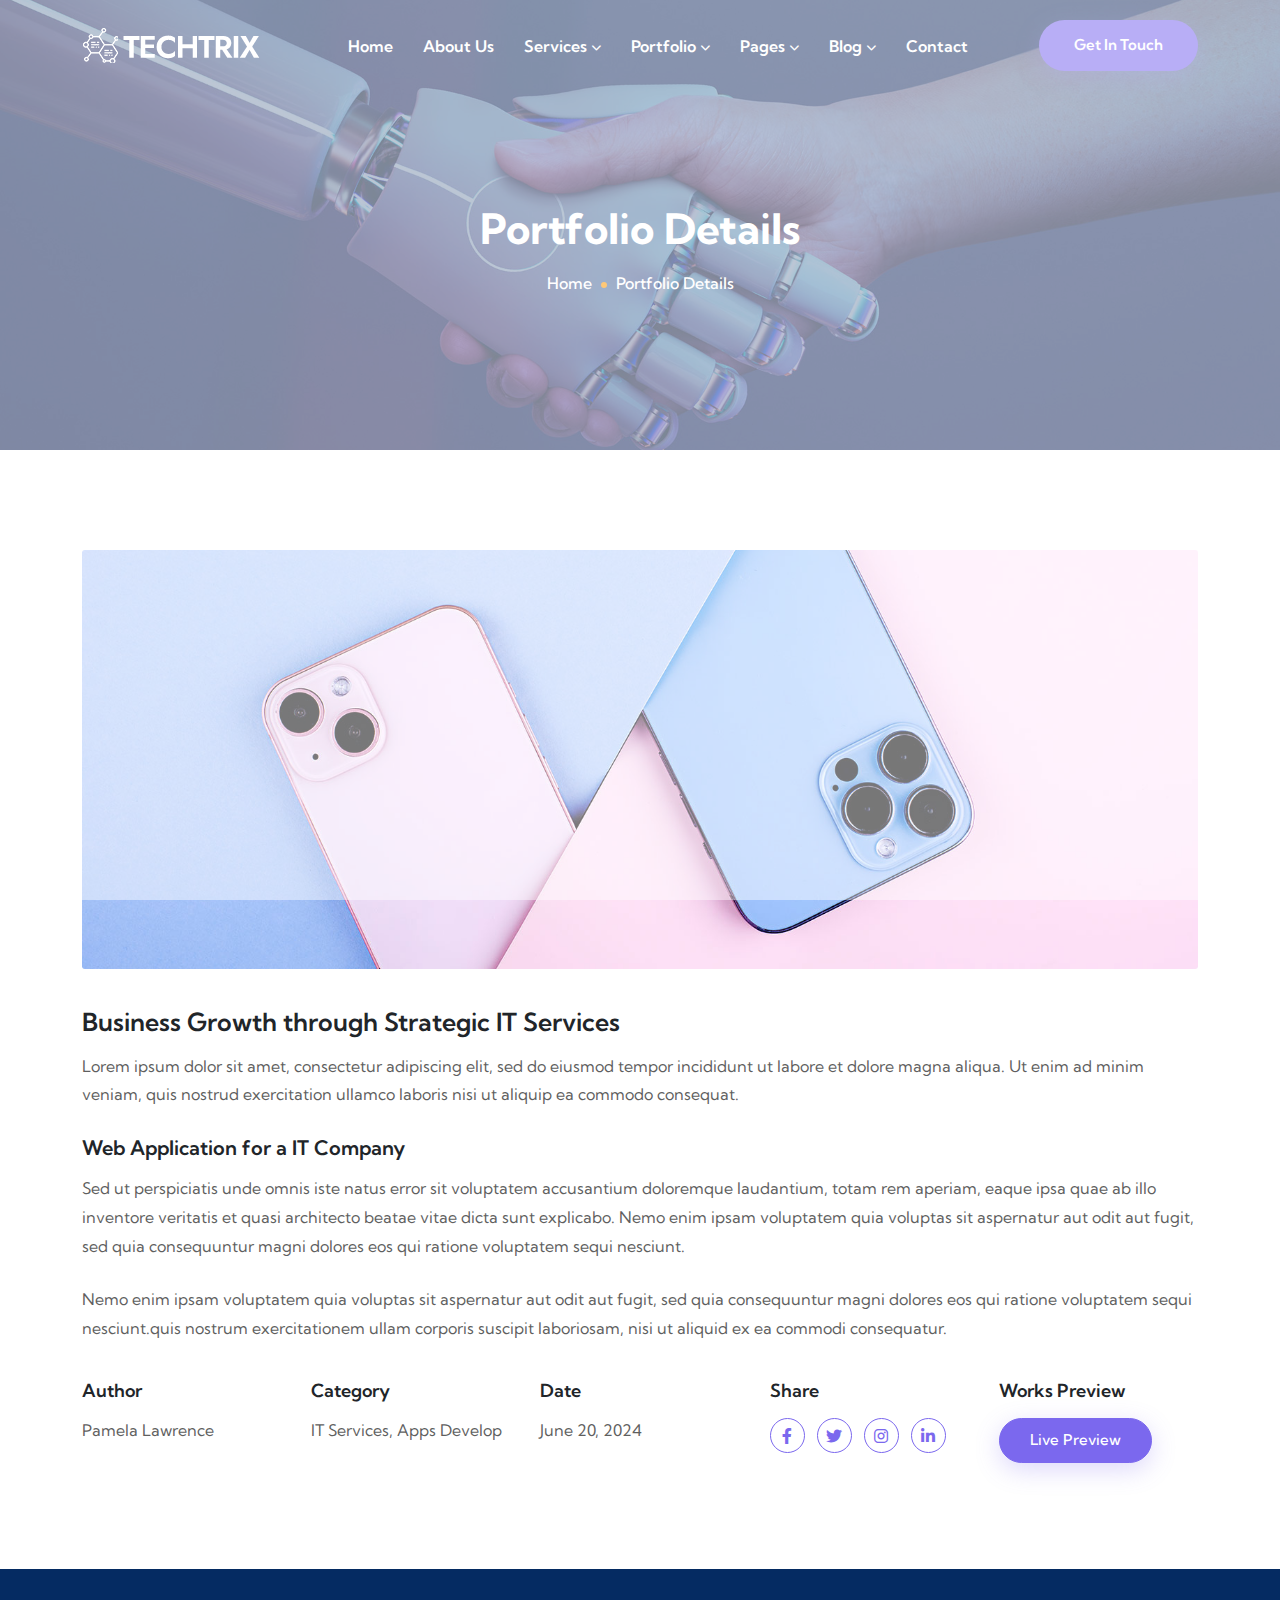
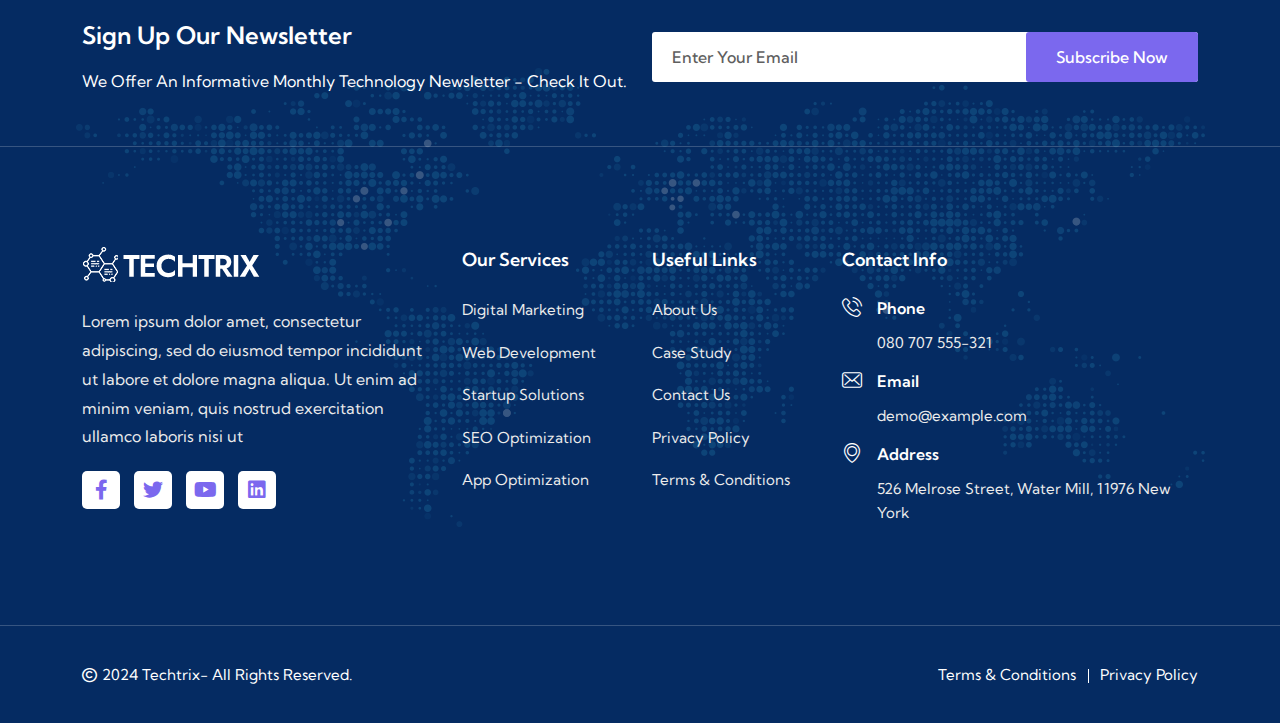
<file: single-portfolio.html>
<!doctype html>
<html lang="zxx">


 <head>
	<!-- Required meta tags -->
	<meta charset="utf-8">
	<meta name="viewport" content="width=device-width, initial-scale=1, shrink-to-fit=no">
	<!-- Title -->
	<title>Techtrix - IT Startups & Technology Solutions HTML5 Responsive Website Template</title>
	<!-- Google Fonts -->
	<link href="https://fonts.googleapis.com/css2?family=Kumbh+Sans:wght@400;500;600;700;800;900&amp;display=swap" rel="stylesheet">
	<!-- Favicon -->
	<link rel="icon" type="image/png" href="assets/img/favicon.png">
	<!-- Bootstrap Min CSS -->
	<link rel="stylesheet" href="assets/css/bootstrap.min.css">
	<!-- Animate Min CSS -->
	<link rel="stylesheet" href="assets/css/animate.min.css">
	<!-- FlatIcon CSS -->
	<link rel="stylesheet" href="assets/css/flaticon.css">
	<!-- Bootstrap Icon CSS -->
	<link rel="stylesheet" href="assets/css/bootstrap-icons.css">
	<!-- Font Awesome Min CSS -->
	<link rel="stylesheet" href="assets/css/fontawesome.min.css">
	<!-- Mean Menu CSS -->
	<link rel="stylesheet" href="assets/css/meanmenu.css">
	<!-- Magnific Popup Min CSS -->
	<link rel="stylesheet" href="assets/css/magnific-popup.min.css">
	<!-- Owl Carousel Min CSS -->
	<link rel="stylesheet" href="assets/css/owl.carousel.min.css">
	<!-- Style CSS -->
	<link rel="stylesheet" href="assets/css/style.css">
	<!-- Responsive CSS -->
	<link rel="stylesheet" href="assets/css/responsive.css">
</head>

<body>

	<!-- Start Preloader Section -->
	<div id="preloader">
		<div id="preloader-center">
			<span class="loader-box"></span>
		</div>
	</div>
	<!-- End Preloader Section -->
	
	<!-- Start Navbar Section -->
	<div class="navbar-section">
	    <div class="techtrix-responsive-nav">
	        <div class="container">
	            <div class="techtrix-responsive-menu">
	                <div class="logo">
	                    <a href="index-2.html">
	                        <img src="assets/img/logo.png" class="white-logo" alt="logo">
	                        <img src="assets/img/logo-black.png" class="black-logo" alt="logo">
	                    </a>
	                </div>
	            </div>
	        </div>
	    </div>
	    <div class="techtrix-nav">
	        <div class="container">
	            <nav class="navbar navbar-expand-md navbar-light">
	                <a class="navbar-brand" href="index-2.html">
	                    <img src="assets/img/logo.png" class="white-logo" alt="logo">
	                    <img src="assets/img/logo-black.png" class="black-logo" alt="logo">
	                </a>
	                <div class="collapse navbar-collapse mean-menu" id="navbarSupportedContent">
	                    <ul class="navbar-nav">
	                        <li class="nav-item">
	                            <a href="index-2.html" class="nav-link">Home</a>
	                        </li>
	                        <li class="nav-item">
	                            <a href="about.html" class="nav-link"> About Us </a>
	                        </li>
	                        <li class="nav-item">
	                            <a href="#" class="nav-link"> Services <i class="fas fa-chevron-down"></i></a>
	                            <ul class="dropdown-menu">
	                                <li class="nav-item">
	                                    <a href="services.html" class="nav-link"> Services </a>
	                                </li>
	                                <li class="nav-item">
	                                    <a href="single-services.html" class="nav-link"> Services Details </a>
	                                </li>
	                            </ul>
	                        </li>
	                        <li class="nav-item">
	                            <a href="#" class="nav-link"> Portfolio <i class="fas fa-chevron-down"></i></a>
	                            <ul class="dropdown-menu">
	                                <li class="nav-item">
	                                    <a href="portfolio.html" class="nav-link">Portfolio</a>
	                                </li>
	                                <li class="nav-item">
	                                    <a href="single-portfolio.html" class="nav-link">Portfolio Details</a>
	                                </li>
	                            </ul>
	                        </li>
	                        <li class="nav-item">
	                            <a href="#" class="nav-link"> Pages <i class="fas fa-chevron-down"></i></a>
	                            <ul class="dropdown-menu">
	                                <li class="nav-item">
	                                    <a href="about.html" class="nav-link"> About Us </a>
	                                </li>
	                                <li class="nav-item">
	                                    <a href="team.html" class="nav-link"> Team </a>
	                                </li>
	                                <li class="nav-item">
	                                    <a href="pricing.html" class="nav-link"> Pricing </a>
	                                </li>
	                                <li class="nav-item">
	                                    <a href="error-404.html" class="nav-link"> 404 Error </a>
	                                </li>
	                                <li class="nav-item">
	                                    <a href="faq.html" class="nav-link"> FAQ </a>
	                                </li>
	                                <li class="nav-item">
	                                    <a href="coming-soon.html" class="nav-link"> Coming Soon </a>
	                                </li>
	                                <li class="nav-item">
	                                    <a href="terms-condition.html" class="nav-link"> Terms & Conditions </a>
	                                </li>
	                                <li class="nav-item">
	                                    <a href="privacy-policy.html" class="nav-link"> Privacy Policy </a>
	                                </li>
	                            </ul>
	                        </li>
	                        <li class="nav-item">
	                            <a href="#" class="nav-link"> Blog <i class="fas fa-chevron-down"></i></a>
	                            <ul class="dropdown-menu">
	                                <li class="nav-item">
	                                    <a href="blog.html" class="nav-link"> Blog</a>
	                                </li>
	                                <li class="nav-item">
	                                    <a href="blog-2.html" class="nav-link"> Blog Right Sidebar </a>
	                                </li>
	                                <li class="nav-item">
	                                    <a href="single-blog.html" class="nav-link"> Blog Details </a>
	                                </li>
	                            </ul>
	                        </li>
	                        <li class="nav-item">
	                            <a href="contact.html" class="nav-link"> Contact </a>
	                        </li>
	                    </ul>
	                    <div class="other-option">
	                        <a class="default-btn" href="#0">Get In Touch <span></span></a>
	                    </div>
	                </div>
	            </nav>
	        </div>
	    </div>
	</div>
	<!-- End Navbar Section -->
	
	<!-- Start Page Title Section -->
	<div class="page-title-area">
		<div class="d-table">
			<div class="d-table-cell">
				<div class="container">
					<div class="page-title-content">
						<h2>Portfolio Details</h2>
						<ul>
							<li><a href="index-2.html">Home</a></li>
							<li>Portfolio Details</li>
						</ul>
					</div>
				</div>
			</div>
		</div>
	</div>
	<!-- End Page Title Section -->
	
	<!-- Start Project Details Section -->
	<section class="portfolio-details-section ptb-100">
		<div class="container">
			<div class="row">
				<div class="col-lg-12 col-md-12">
					<div class="portfolio-details-image">
						<img src="assets/img/portfolio/portfolio-details-1.jpg" alt="image">
					</div>
				</div>
				<div class="col-lg-12 col-md-12">
					<div class="portfolio-details-desc">
						<h3>Business Growth through Strategic IT Services</h3>
						<p>Lorem ipsum dolor sit amet, consectetur adipiscing elit, sed do eiusmod tempor incididunt ut labore et dolore magna aliqua. Ut enim ad minim veniam, quis nostrud exercitation ullamco laboris nisi ut aliquip ea commodo consequat.</p>
						<div class="features-text">
							<h4>Web Application for a IT Company</h4>
							<p>Sed ut perspiciatis unde omnis iste natus error sit voluptatem accusantium doloremque laudantium, totam rem aperiam, eaque ipsa quae ab illo inventore veritatis et quasi architecto beatae vitae dicta sunt explicabo. Nemo enim ipsam voluptatem quia voluptas sit aspernatur aut odit aut fugit, sed quia consequuntur magni dolores eos qui ratione voluptatem sequi nesciunt.</p>
						</div>
						<p>Nemo enim ipsam voluptatem quia voluptas sit aspernatur aut odit aut fugit, sed quia consequuntur magni dolores eos qui ratione voluptatem sequi nesciunt.quis nostrum exercitationem ullam corporis suscipit laboriosam, nisi ut aliquid ex ea commodi consequatur.</p>
						<div class="portfolio-details-info">
							<div class="single-info-box">
								<h4>Author</h4>
								<span>Pamela Lawrence</span>
							</div>
							<div class="single-info-box">
								<h4>Category</h4>
								<span>IT Services, Apps Develop</span>
							</div>
							<div class="single-info-box">
								<h4>Date</h4>
								<span>June 20, 2024</span>
							</div>
							<div class="single-info-box">
								<h4>Share</h4>
								<ul class="social">
									<li>
										<a href="#"> <i class="fab fa-facebook-f"></i></a>
									</li>
									<li>
										<a href="#"> <i class="fab fa-twitter"></i></a>
									</li>
									<li>
										<a href="#"> <i class="fab fa-instagram"></i></a>
									</li>
									<li>
										<a href="#"> <i class="fab fa-linkedin-in"></i></a>
									</li>
								</ul>
							</div>
							<div class="single-info-box">
								<h4>Works Preview</h4>
								<a href="#" class="default-btn">Live Preview</a>
							</div>
						</div>
					</div>
				</div>
			</div>
		</div>
	</section>
	<!-- End Project Details Section -->
	
	<!-- Start Footer & Subscribe Section -->
	<section class="footer-subscribe-wrapper">
		<!-- Start Subscribe Section -->
		<div class="subscribe-area">
			<div class="container">
				<div class="row align-items-center">
					<div class="col-lg-6 col-md-6">
						<div class="subscribe-content">
							<h2>Sign Up Our Newsletter</h2>
							<p>We Offer An Informative Monthly Technology Newsletter - Check It Out.</p>
						</div>
					</div>
					<div class="col-lg-6 col-md-6">
						<form class="newsletter-form">
							<input type="email" class="input-newsletter" placeholder="Enter Your Email" name="EMAIL" required autocomplete="off">
							<button type="submit">Subscribe Now</button>
						</form>
					</div>
				</div>
			</div>
		</div>
		<!-- End Subscribe Section -->
		<!-- Start Footer Section -->
		<div class="footer-area ptb-100">
			<div class="container">
				<div class="row">
					<div class="col-lg-4 col-md-6 col-sm-6">
						<div class="single-footer-widget">
							<a class="footer-logo" href="#">
								<img src="assets/img/logo.png" class="white-logo" alt="logo">
							</a>
							<p>Lorem ipsum dolor amet, consectetur adipiscing, sed do eiusmod tempor incididunt ut labore et dolore magna aliqua. Ut enim ad minim veniam, quis nostrud exercitation ullamco laboris nisi ut</p>
							<ul class="footer-social">
								<li>
									<a href="#"> <i class="fab fa-facebook-f"></i></a>
								</li>
								<li>
									<a href="#"> <i class="fab fa-twitter"></i></a>
								</li>
								<li>
									<a href="#"> <i class="fab fa-youtube"></i></a>
								</li>
								<li>
									<a href="#"> <i class="fab fa-linkedin"></i></a>
								</li>
							</ul>
						</div>
					</div>
					<div class="col-lg-2 col-md-6 col-sm-6">
						<div class="single-footer-widget">
							<div class="footer-heading">
								<h3>Our Services</h3>
							</div>
							<ul class="footer-quick-links">
								<li> <a href="#">Digital Marketing</a></li>
								<li> <a href="#">Web Development</a></li>
								<li> <a href="#">Startup Solutions</a></li>
								<li> <a href="#">SEO Optimization</a></li>
								<li> <a href="#">App Optimization</a></li>
							</ul>
						</div>
					</div>
					<div class="col-lg-2 col-md-6 col-sm-6">
						<div class="single-footer-widget">
							<div class="footer-heading">
								<h3>Useful Links</h3>
							</div>
							<ul class="footer-quick-links">
								<li><a href="about.html">About Us</a></li>
								<li><a href="portfolio.html">Case Study</a></li>
								<li><a href="contact.html">Contact Us</a></li>
								<li><a href="privacy-policy.html">Privacy Policy</a></li>
								<li><a href="terms-condition.html">Terms & Conditions</a></li>
							</ul>
						</div>
					</div>
					<div class="col-lg-4 col-md-6 col-sm-6">
						<div class="single-footer-widget">
							<div class="footer-heading">
								<h3>Contact Info</h3>
							</div>
							<div class="footer-info-contact"> <i class="flaticon-phone-call"></i>
								<h3>Phone</h3>
								<span><a href="tel:0802235678">080 707 555-321</a></span>
							</div>
							<div class="footer-info-contact"> <i class="flaticon-envelope"></i>
								<h3>Email</h3>
								<span><a href="mailto:demo@example.com">demo@example.com</a></span>
							</div>
							<div class="footer-info-contact"> <i class="flaticon-placeholder"></i>
								<h3>Address</h3>
								<span>526  Melrose Street, Water Mill, 11976  New York</span>
							</div>
						</div>
					</div>
				</div>
			</div>
		</div>
		<!-- End Footer Section -->
	</section>
	<!-- End Footer & Subscribe Section -->
	
	<!-- Start Copy Right Section -->
	<div class="copyright-area">
		<div class="container">
			<div class="row align-items-center">
				<div class="col-lg-6 col-md-6">
					<p> <i class="far fa-copyright"></i> 2024 Techtrix- All Rights Reserved.</p>
				</div>
				<div class="col-lg-6 col-md-6">
					<ul>
						<li> <a href="terms-condition.html">Terms & Conditions</a></li>
						<li> <a href="privacy-policy.html">Privacy Policy</a></li>
					</ul>
				</div>
			</div>
		</div>
	</div>
	<!-- End Copy Right Section -->
	
	<!-- Start Go Top Section -->
	<div class="go-top">
		<i class="fas fa-chevron-up"></i>
		<i class="fas fa-chevron-up"></i>
	</div>
	<!-- End Go Top Section -->
	
	<!-- jQuery Min JS -->
	<script src="assets/js/jquery.min.js"></script>
	<!-- Popper Min JS -->
	<script src="assets/js/popper.min.js"></script>
	<!-- Bootstrap Min JS -->
	<script src="assets/js/bootstrap.bundle.min.js"></script>
	<!-- Mean Menu JS -->
	<script src="assets/js/jquery.meanmenu.js"></script>
	<!-- Appear Min JS -->
	<script src="assets/js/jquery.appear.min.js"></script>
	<!-- CounterUp Min JS -->
	<script src="assets/js/jquery.waypoints.min.js"></script>
	<script src="assets/js/jquery.counterup.min.js"></script>
	<!-- Magnific Popup Min JS -->
	<script src="assets/js/jquery.magnific-popup.min.js"></script>
	<!-- Owl Carousel Min JS -->
	<script src="assets/js/owl.carousel.min.js"></script>
	<!-- WOW Min JS -->
	<script src="assets/js/wow.min.js"></script>
	<!-- Main JS -->
	<script src="assets/js/main.js"></script>
	
</body>


 </html>
</file>
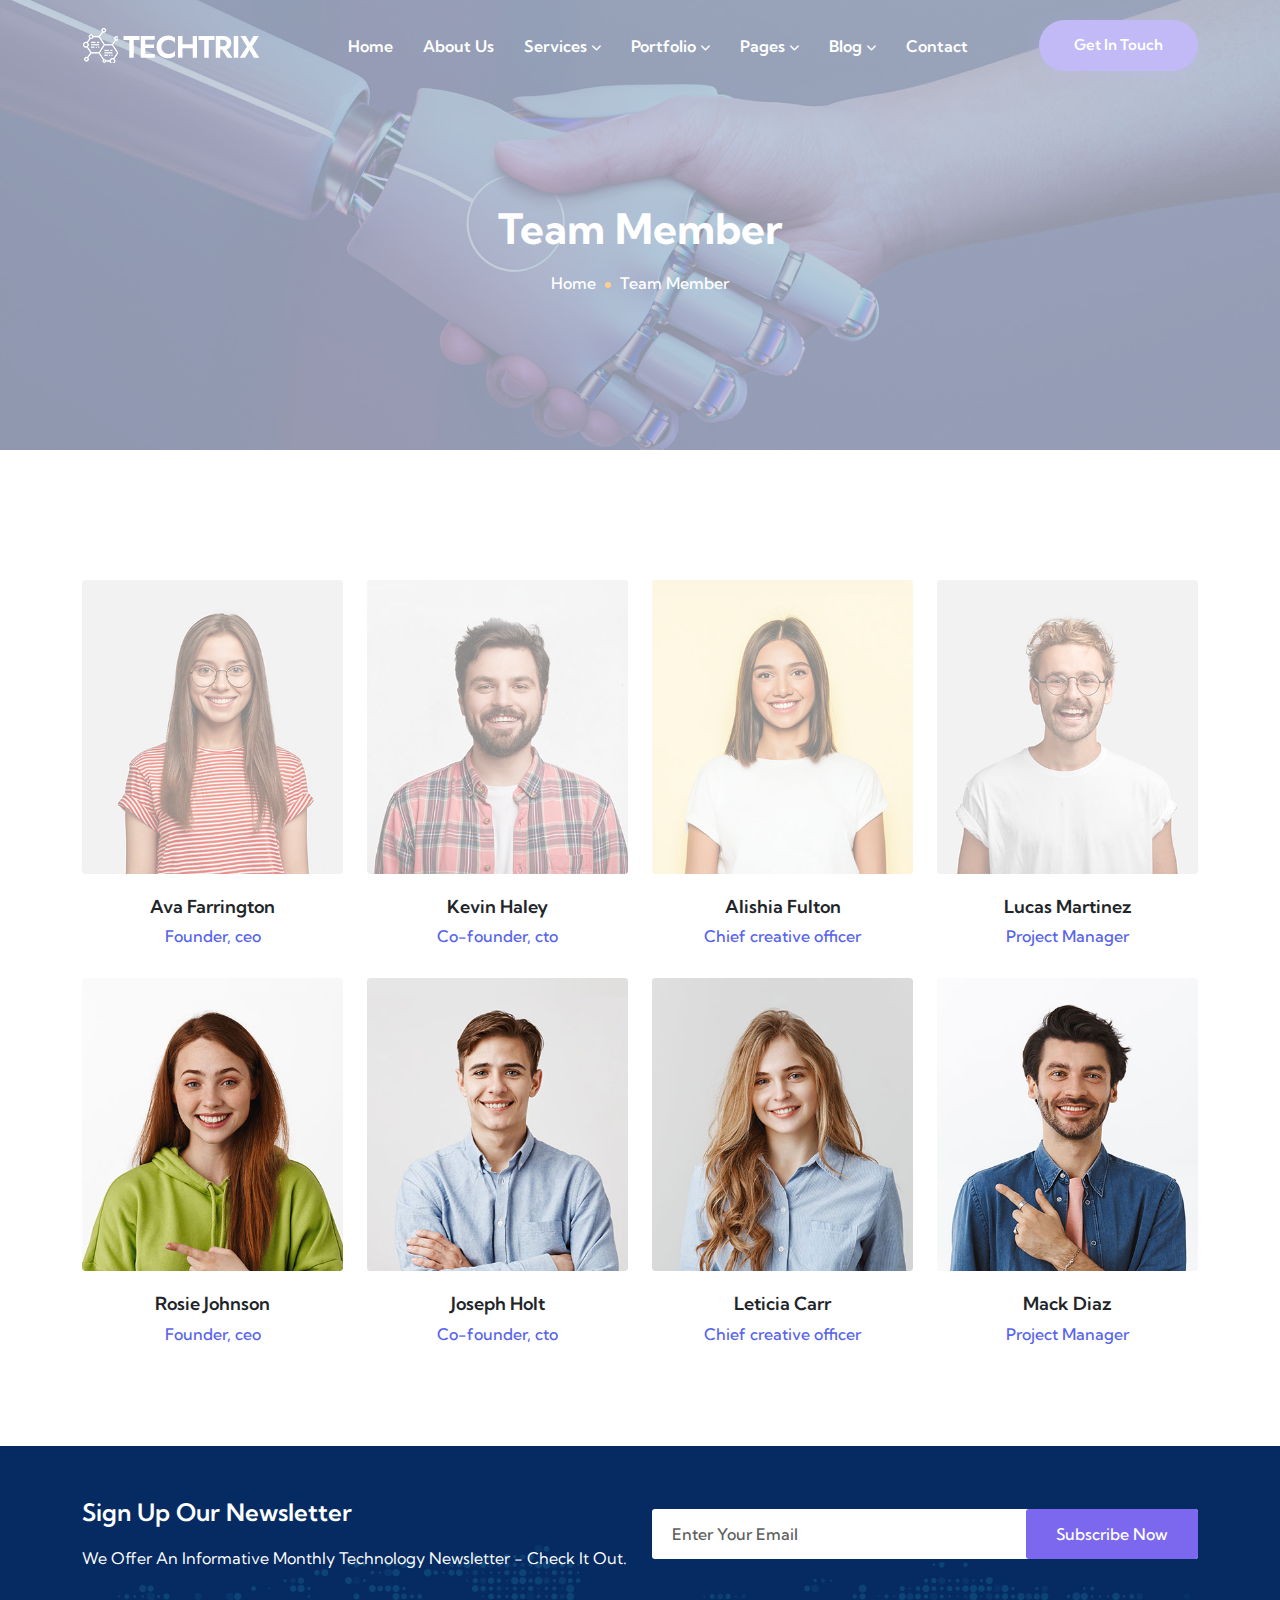
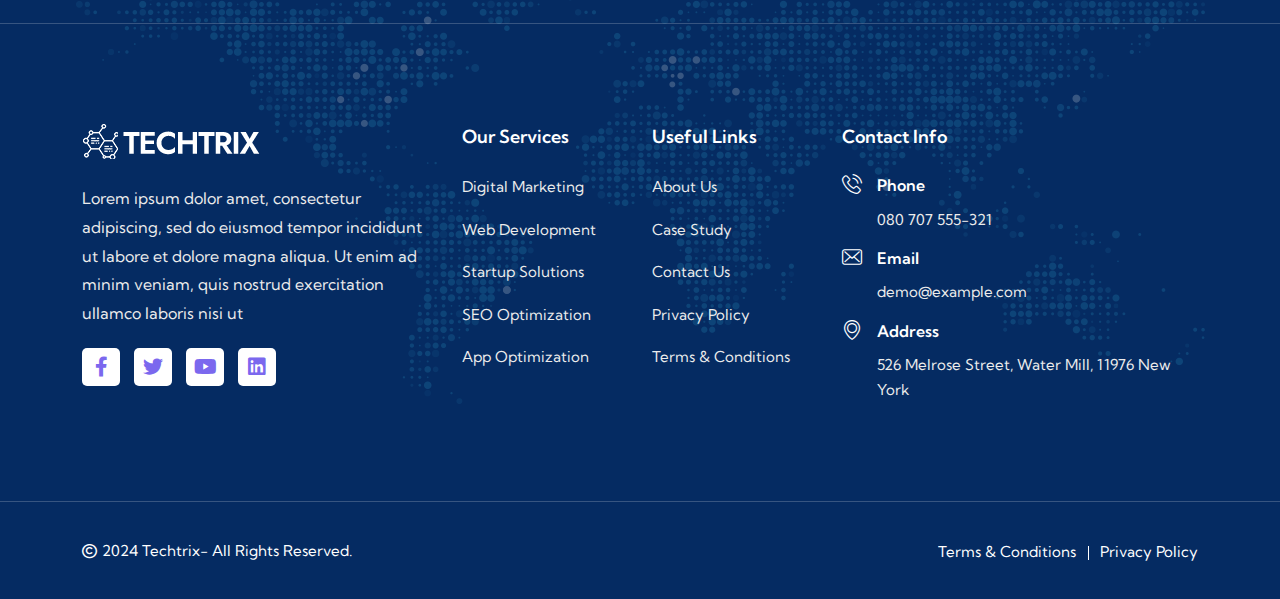
<file: team.html>
<!doctype html>
<html lang="zxx">


 <head>
	<!-- Required meta tags -->
	<meta charset="utf-8">
	<meta name="viewport" content="width=device-width, initial-scale=1, shrink-to-fit=no">
	<!-- Title -->
	<title>Techtrix - IT Startups & Technology Solutions HTML5 Responsive Website Template</title>
	<!-- Google Fonts -->
	<link href="https://fonts.googleapis.com/css2?family=Kumbh+Sans:wght@400;500;600;700;800;900&amp;display=swap" rel="stylesheet">
	<!-- Favicon -->
	<link rel="icon" type="image/png" href="assets/img/favicon.png">
	<!-- Bootstrap Min CSS -->
	<link rel="stylesheet" href="assets/css/bootstrap.min.css">
	<!-- Animate Min CSS -->
	<link rel="stylesheet" href="assets/css/animate.min.css">
	<!-- FlatIcon CSS -->
	<link rel="stylesheet" href="assets/css/flaticon.css">
	<!-- Bootstrap Icon CSS -->
	<link rel="stylesheet" href="assets/css/bootstrap-icons.css">
	<!-- Font Awesome Min CSS -->
	<link rel="stylesheet" href="assets/css/fontawesome.min.css">
	<!-- Mean Menu CSS -->
	<link rel="stylesheet" href="assets/css/meanmenu.css">
	<!-- Magnific Popup Min CSS -->
	<link rel="stylesheet" href="assets/css/magnific-popup.min.css">
	<!-- Owl Carousel Min CSS -->
	<link rel="stylesheet" href="assets/css/owl.carousel.min.css">
	<!-- Style CSS -->
	<link rel="stylesheet" href="assets/css/style.css">
	<!-- Responsive CSS -->
	<link rel="stylesheet" href="assets/css/responsive.css">
</head>

<body>

	<!-- Start Preloader Section -->
	<div id="preloader">
		<div id="preloader-center">
			<span class="loader-box"></span>
		</div>
	</div>
	<!-- End Preloader Section -->
	
	<!-- Start Navbar Section -->
	<div class="navbar-section">
	    <div class="techtrix-responsive-nav">
	        <div class="container">
	            <div class="techtrix-responsive-menu">
	                <div class="logo">
	                    <a href="index-2.html">
	                        <img src="assets/img/logo.png" class="white-logo" alt="logo">
	                        <img src="assets/img/logo-black.png" class="black-logo" alt="logo">
	                    </a>
	                </div>
	            </div>
	        </div>
	    </div>
	    <div class="techtrix-nav">
	        <div class="container">
	            <nav class="navbar navbar-expand-md navbar-light">
	                <a class="navbar-brand" href="index-2.html">
	                    <img src="assets/img/logo.png" class="white-logo" alt="logo">
	                    <img src="assets/img/logo-black.png" class="black-logo" alt="logo">
	                </a>
	                <div class="collapse navbar-collapse mean-menu" id="navbarSupportedContent">
	                    <ul class="navbar-nav">
	                        <li class="nav-item">
	                            <a href="index-2.html" class="nav-link">Home</a>
	                        </li>
	                        <li class="nav-item">
	                            <a href="about.html" class="nav-link"> About Us </a>
	                        </li>
	                        <li class="nav-item">
	                            <a href="#" class="nav-link"> Services <i class="fas fa-chevron-down"></i></a>
	                            <ul class="dropdown-menu">
	                                <li class="nav-item">
	                                    <a href="services.html" class="nav-link"> Services </a>
	                                </li>
	                                <li class="nav-item">
	                                    <a href="single-services.html" class="nav-link"> Services Details </a>
	                                </li>
	                            </ul>
	                        </li>
	                        <li class="nav-item">
	                            <a href="#" class="nav-link"> Portfolio <i class="fas fa-chevron-down"></i></a>
	                            <ul class="dropdown-menu">
	                                <li class="nav-item">
	                                    <a href="portfolio.html" class="nav-link">Portfolio</a>
	                                </li>
	                                <li class="nav-item">
	                                    <a href="single-portfolio.html" class="nav-link">Portfolio Details</a>
	                                </li>
	                            </ul>
	                        </li>
	                        <li class="nav-item">
	                            <a href="#" class="nav-link"> Pages <i class="fas fa-chevron-down"></i></a>
	                            <ul class="dropdown-menu">
	                                <li class="nav-item">
	                                    <a href="about.html" class="nav-link"> About Us </a>
	                                </li>
	                                <li class="nav-item">
	                                    <a href="team.html" class="nav-link"> Team </a>
	                                </li>
	                                <li class="nav-item">
	                                    <a href="pricing.html" class="nav-link"> Pricing </a>
	                                </li>
	                                <li class="nav-item">
	                                    <a href="error-404.html" class="nav-link"> 404 Error </a>
	                                </li>
	                                <li class="nav-item">
	                                    <a href="faq.html" class="nav-link"> FAQ </a>
	                                </li>
	                                <li class="nav-item">
	                                    <a href="coming-soon.html" class="nav-link"> Coming Soon </a>
	                                </li>
	                                <li class="nav-item">
	                                    <a href="terms-condition.html" class="nav-link"> Terms & Conditions </a>
	                                </li>
	                                <li class="nav-item">
	                                    <a href="privacy-policy.html" class="nav-link"> Privacy Policy </a>
	                                </li>
	                            </ul>
	                        </li>
	                        <li class="nav-item">
	                            <a href="#" class="nav-link"> Blog <i class="fas fa-chevron-down"></i></a>
	                            <ul class="dropdown-menu">
	                                <li class="nav-item">
	                                    <a href="blog.html" class="nav-link"> Blog</a>
	                                </li>
	                                <li class="nav-item">
	                                    <a href="blog-2.html" class="nav-link"> Blog Right Sidebar </a>
	                                </li>
	                                <li class="nav-item">
	                                    <a href="single-blog.html" class="nav-link"> Blog Details </a>
	                                </li>
	                            </ul>
	                        </li>
	                        <li class="nav-item">
	                            <a href="contact.html" class="nav-link"> Contact </a>
	                        </li>
	                    </ul>
	                    <div class="other-option">
	                        <a class="default-btn" href="#0">Get In Touch <span></span></a>
	                    </div>
	                </div>
	            </nav>
	        </div>
	    </div>
	</div>
	<!-- End Navbar Section -->
	
	<!-- Start Page Title Section -->
	<div class="page-title-area">
		<div class="d-table">
			<div class="d-table-cell">
				<div class="container">
					<div class="page-title-content">
						<h2>Team Member</h2>
						<ul>
							<li><a href="index-2.html">Home</a></li>
							<li>Team Member</li>
						</ul>
					</div>
				</div>
			</div>
		</div>
	</div>
	<!-- End Page Title Section -->
	
	<!-- Start Team Section -->
	<section class="team-section section-padding">
		<div class="container">
			<div class="row">
				<div class="col-lg-3 col-md-6">
					<div class="single-team-box">
						<div class="team-image">
							<img src="assets/img/team/team-1.jpg" alt="team">
							<div class="team-social-icon">
								<a href="#" class="social-color-1"><i class="fab fa-facebook-f"></i></a>
								<a href="#" class="social-color-2"><i class="fab fa-twitter"></i></a>
								<a href="#" class="social-color-3"><i class="fab fa-linkedin"></i></a>
							</div>
						</div>
						<div class="team-info">
							<h3>Ava Farrington</h3>
							<span>Founder, ceo</span>
						</div>
					</div>
				</div>
				<div class="col-lg-3 col-md-6">
					<div class="single-team-box">
						<div class="team-image">
							<img src="assets/img/team/team-2.jpg" alt="team">
							<div class="team-social-icon">
								<a href="#" class="social-color-1"><i class="fab fa-facebook-f"></i></a>
								<a href="#" class="social-color-2"><i class="fab fa-twitter"></i></a>
								<a href="#" class="social-color-3"><i class="fab fa-linkedin"></i></a>
							</div>
						</div>
						<div class="team-info">
							<h3>Kevin Haley</h3>
							<span>Co-founder, cto</span>
						</div>
					</div>
				</div>
				<div class="col-lg-3 col-md-6">
					<div class="single-team-box">
						<div class="team-image">
							<img src="assets/img/team/team-3.jpg" alt="team">
							<div class="team-social-icon">
								<a href="#" class="social-color-1"><i class="fab fa-facebook-f"></i></a>
								<a href="#" class="social-color-2"><i class="fab fa-twitter"></i></a>
								<a href="#" class="social-color-3"><i class="fab fa-linkedin"></i></a>
							</div>
						</div>
						<div class="team-info">
							<h3>Alishia Fulton</h3>
							<span>Chief creative officer</span>
						</div>
					</div>
				</div>
				<div class="col-lg-3 col-md-6">
					<div class="single-team-box">
						<div class="team-image">
							<img src="assets/img/team/team-4.jpg" alt="team">
							<div class="team-social-icon">
								<a href="#" class="social-color-1"><i class="fab fa-facebook-f"></i></a>
								<a href="#" class="social-color-2"><i class="fab fa-twitter"></i></a>
								<a href="#" class="social-color-3"><i class="fab fa-linkedin"></i></a>
							</div>
						</div>
						<div class="team-info">
							<h3>Lucas Martinez</h3>
							<span>Project Manager</span>
						</div>
					</div>
				</div>
				<div class="col-lg-3 col-md-6">
					<div class="single-team-box">
						<div class="team-image">
							<img src="assets/img/team/team-5.jpg" alt="team">
							<div class="team-social-icon">
								<a href="#" class="social-color-1"><i class="fab fa-facebook-f"></i></a>
								<a href="#" class="social-color-2"><i class="fab fa-twitter"></i></a>
								<a href="#" class="social-color-3"><i class="fab fa-linkedin"></i></a>
							</div>
						</div>
						<div class="team-info">
							<h3>Rosie Johnson</h3>
							<span>Founder, ceo</span>
						</div>
					</div>
				</div>
				<div class="col-lg-3 col-md-6">
					<div class="single-team-box">
						<div class="team-image">
							<img src="assets/img/team/team-6.jpg" alt="team">
							<div class="team-social-icon">
								<a href="#" class="social-color-1"><i class="fab fa-facebook-f"></i></a>
								<a href="#" class="social-color-2"><i class="fab fa-twitter"></i></a>
								<a href="#" class="social-color-3"><i class="fab fa-linkedin"></i></a>
							</div>
						</div>
						<div class="team-info">
							<h3>Joseph Holt</h3>
							<span>Co-founder, cto</span>
						</div>
					</div>
				</div>
				<div class="col-lg-3 col-md-6">
					<div class="single-team-box">
						<div class="team-image">
							<img src="assets/img/team/team-7.jpg" alt="team">
							<div class="team-social-icon">
								<a href="#" class="social-color-1"><i class="fab fa-facebook-f"></i></a>
								<a href="#" class="social-color-2"><i class="fab fa-twitter"></i></a>
								<a href="#" class="social-color-3"><i class="fab fa-linkedin"></i></a>
							</div>
						</div>
						<div class="team-info">
							<h3>Leticia Carr</h3>
							<span>Chief creative officer</span>
						</div>
					</div>
				</div>
				<div class="col-lg-3 col-md-6">
					<div class="single-team-box">
						<div class="team-image">
							<img src="assets/img/team/team-8.jpg" alt="team">
							<div class="team-social-icon">
								<a href="#" class="social-color-1"><i class="fab fa-facebook-f"></i></a>
								<a href="#" class="social-color-2"><i class="fab fa-twitter"></i></a>
								<a href="#" class="social-color-3"><i class="fab fa-linkedin"></i></a>
							</div>
						</div>
						<div class="team-info">
							<h3>Mack Diaz</h3>
							<span>Project Manager</span>
						</div>
					</div>
				</div>
			</div>
		</div>
	</section>
	<!-- End Team Section -->

	<!-- Start Footer & Subscribe Section -->
	<section class="footer-subscribe-wrapper">
		<!-- Start Subscribe Section -->
		<div class="subscribe-area">
			<div class="container">
				<div class="row align-items-center">
					<div class="col-lg-6 col-md-6">
						<div class="subscribe-content">
							<h2>Sign Up Our Newsletter</h2>
							<p>We Offer An Informative Monthly Technology Newsletter - Check It Out.</p>
						</div>
					</div>
					<div class="col-lg-6 col-md-6">
						<form class="newsletter-form">
							<input type="email" class="input-newsletter" placeholder="Enter Your Email" name="EMAIL" required autocomplete="off">
							<button type="submit">Subscribe Now</button>
						</form>
					</div>
				</div>
			</div>
		</div>
		<!-- End Subscribe Section -->
		<!-- Start Footer Section -->
		<div class="footer-area ptb-100">
			<div class="container">
				<div class="row">
					<div class="col-lg-4 col-md-6 col-sm-6">
						<div class="single-footer-widget">
							<a class="footer-logo" href="#">
								<img src="assets/img/logo.png" class="white-logo" alt="logo">
							</a>
							<p>Lorem ipsum dolor amet, consectetur adipiscing, sed do eiusmod tempor incididunt ut labore et dolore magna aliqua. Ut enim ad minim veniam, quis nostrud exercitation ullamco laboris nisi ut</p>
							<ul class="footer-social">
								<li>
									<a href="#"> <i class="fab fa-facebook-f"></i></a>
								</li>
								<li>
									<a href="#"> <i class="fab fa-twitter"></i></a>
								</li>
								<li>
									<a href="#"> <i class="fab fa-youtube"></i></a>
								</li>
								<li>
									<a href="#"> <i class="fab fa-linkedin"></i></a>
								</li>
							</ul>
						</div>
					</div>
					<div class="col-lg-2 col-md-6 col-sm-6">
						<div class="single-footer-widget">
							<div class="footer-heading">
								<h3>Our Services</h3>
							</div>
							<ul class="footer-quick-links">
								<li> <a href="#">Digital Marketing</a></li>
								<li> <a href="#">Web Development</a></li>
								<li> <a href="#">Startup Solutions</a></li>
								<li> <a href="#">SEO Optimization</a></li>
								<li> <a href="#">App Optimization</a></li>
							</ul>
						</div>
					</div>
					<div class="col-lg-2 col-md-6 col-sm-6">
						<div class="single-footer-widget">
							<div class="footer-heading">
								<h3>Useful Links</h3>
							</div>
							<ul class="footer-quick-links">
								<li><a href="about.html">About Us</a></li>
								<li><a href="portfolio.html">Case Study</a></li>
								<li><a href="contact.html">Contact Us</a></li>
								<li><a href="privacy-policy.html">Privacy Policy</a></li>
								<li><a href="terms-condition.html">Terms & Conditions</a></li>
							</ul>
						</div>
					</div>
					<div class="col-lg-4 col-md-6 col-sm-6">
						<div class="single-footer-widget">
							<div class="footer-heading">
								<h3>Contact Info</h3>
							</div>
							<div class="footer-info-contact"> <i class="flaticon-phone-call"></i>
								<h3>Phone</h3>
								<span><a href="tel:0802235678">080 707 555-321</a></span>
							</div>
							<div class="footer-info-contact"> <i class="flaticon-envelope"></i>
								<h3>Email</h3>
								<span><a href="mailto:demo@example.com">demo@example.com</a></span>
							</div>
							<div class="footer-info-contact"> <i class="flaticon-placeholder"></i>
								<h3>Address</h3>
								<span>526  Melrose Street, Water Mill, 11976  New York</span>
							</div>
						</div>
					</div>
				</div>
			</div>
		</div>
		<!-- End Footer Section -->
	</section>
	<!-- End Footer & Subscribe Section -->
	
	<!-- Start Copy Right Section -->
	<div class="copyright-area">
		<div class="container">
			<div class="row align-items-center">
				<div class="col-lg-6 col-md-6">
					<p> <i class="far fa-copyright"></i> 2024 Techtrix- All Rights Reserved.</p>
				</div>
				<div class="col-lg-6 col-md-6">
					<ul>
						<li> <a href="terms-condition.html">Terms & Conditions</a></li>
						<li> <a href="privacy-policy.html">Privacy Policy</a></li>
					</ul>
				</div>
			</div>
		</div>
	</div>
	<!-- End Copy Right Section -->
	
	<!-- Start Go Top Section -->
	<div class="go-top">
		<i class="fas fa-chevron-up"></i>
		<i class="fas fa-chevron-up"></i>
	</div>
	<!-- End Go Top Section -->
	
	<!-- jQuery Min JS -->
	<script src="assets/js/jquery.min.js"></script>
	<!-- Popper Min JS -->
	<script src="assets/js/popper.min.js"></script>
	<!-- Bootstrap Min JS -->
	<script src="assets/js/bootstrap.bundle.min.js"></script>
	<!-- Mean Menu JS -->
	<script src="assets/js/jquery.meanmenu.js"></script>
	<!-- Appear Min JS -->
	<script src="assets/js/jquery.appear.min.js"></script>
	<!-- CounterUp Min JS -->
	<script src="assets/js/jquery.waypoints.min.js"></script>
	<script src="assets/js/jquery.counterup.min.js"></script>
	<!-- Magnific Popup Min JS -->
	<script src="assets/js/jquery.magnific-popup.min.js"></script>
	<!-- Owl Carousel Min JS -->
	<script src="assets/js/owl.carousel.min.js"></script>
	<!-- WOW Min JS -->
	<script src="assets/js/wow.min.js"></script>
	<!-- Main JS -->
	<script src="assets/js/main.js"></script>
	
</body>


 </html>
</file>
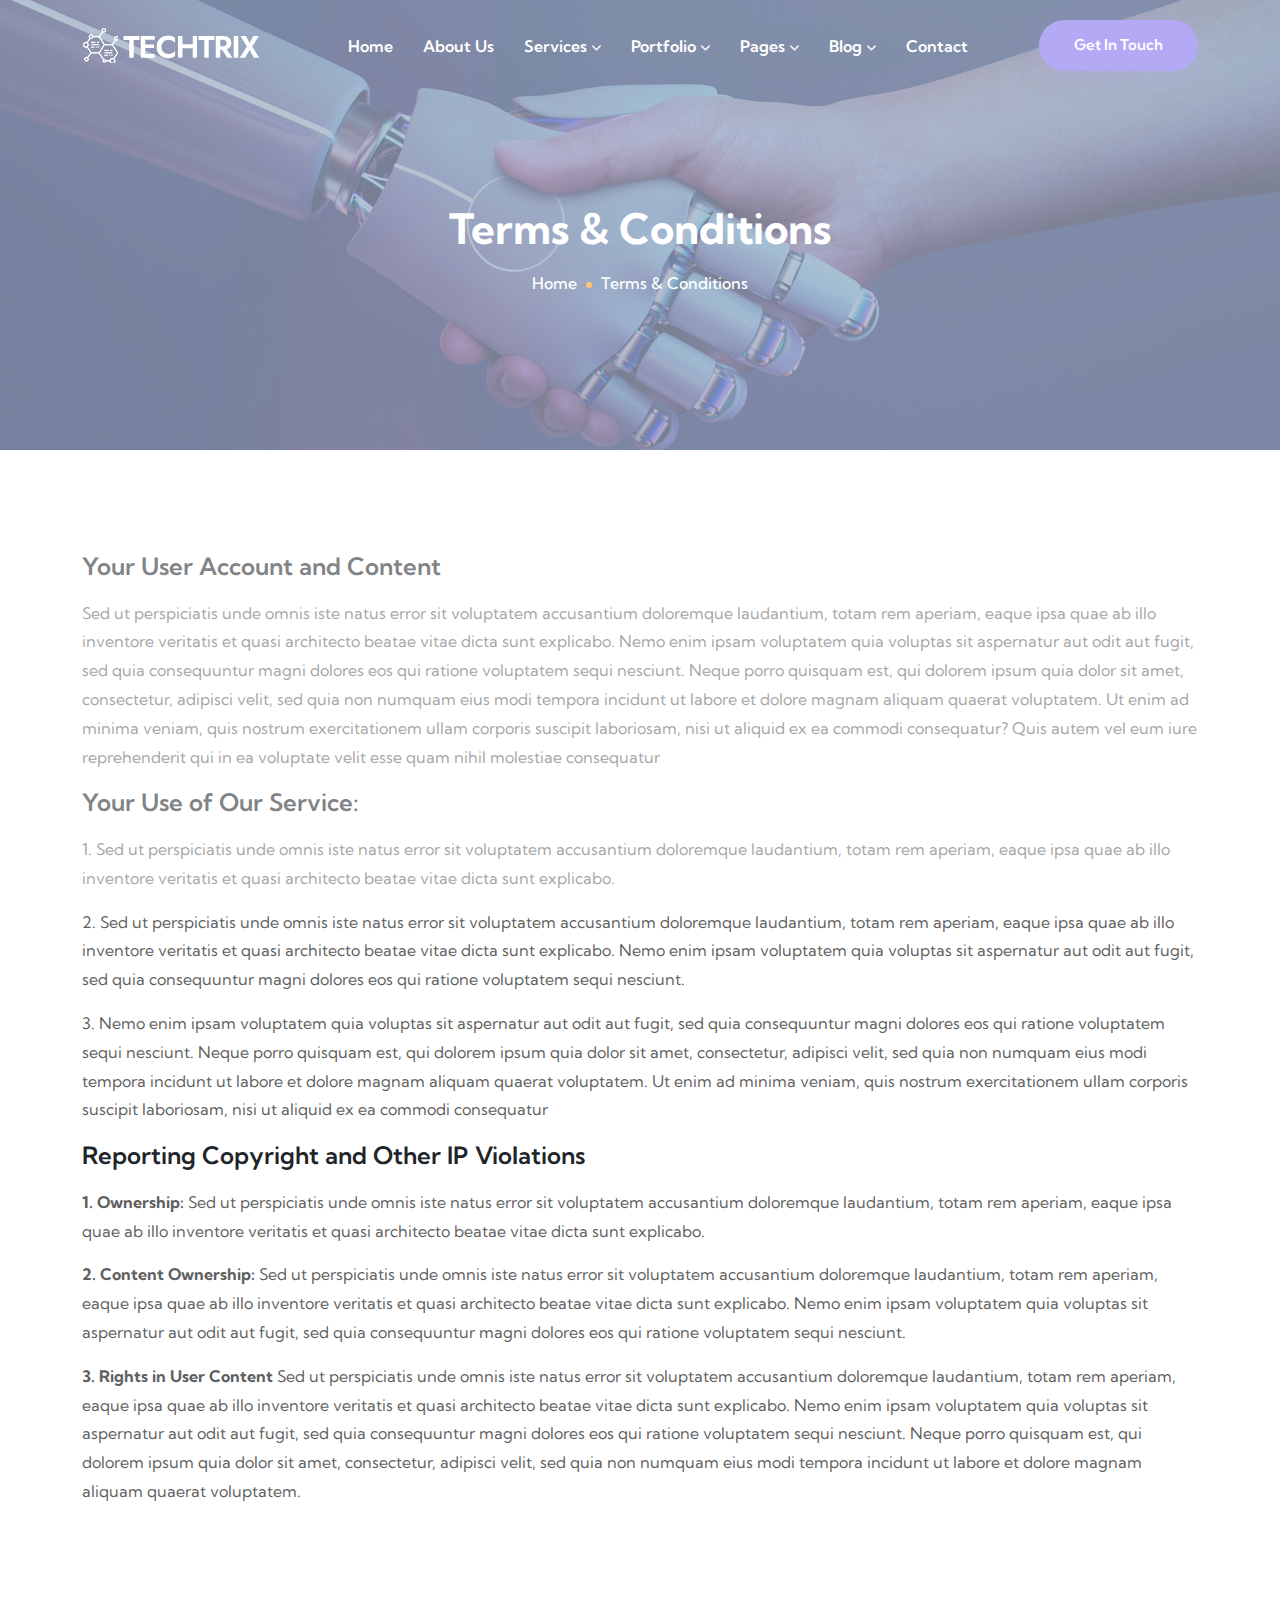
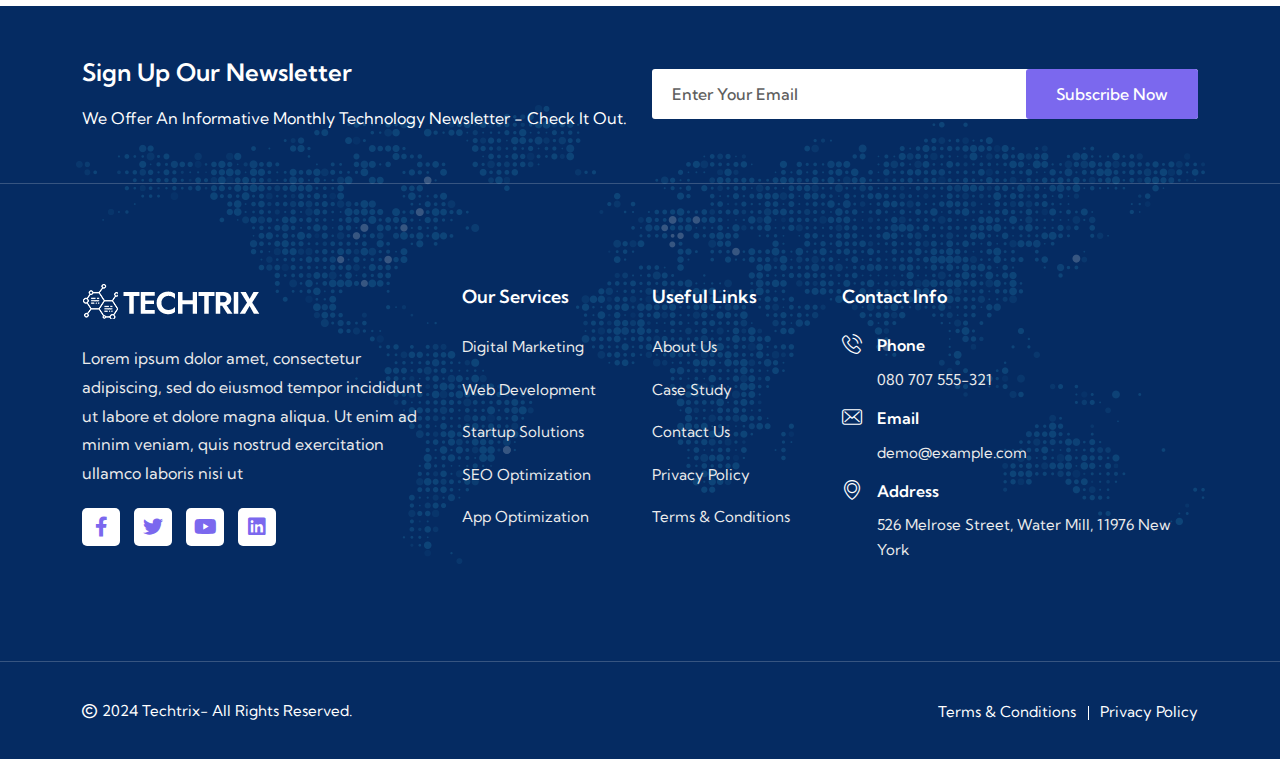
<file: terms-condition.html>
<!doctype html>
<html lang="zxx">


 <head>
	<!-- Required meta tags -->
	<meta charset="utf-8">
	<meta name="viewport" content="width=device-width, initial-scale=1, shrink-to-fit=no">
	<!-- Title -->
	<title>Techtrix - IT Startups & Technology Solutions HTML5 Responsive Website Template</title>
	<!-- Google Fonts -->
	<link href="https://fonts.googleapis.com/css2?family=Kumbh+Sans:wght@400;500;600;700;800;900&amp;display=swap" rel="stylesheet">
	<!-- Favicon -->
	<link rel="icon" type="image/png" href="assets/img/favicon.png">
	<!-- Bootstrap Min CSS -->
	<link rel="stylesheet" href="assets/css/bootstrap.min.css">
	<!-- Animate Min CSS -->
	<link rel="stylesheet" href="assets/css/animate.min.css">
	<!-- FlatIcon CSS -->
	<link rel="stylesheet" href="assets/css/flaticon.css">
	<!-- Bootstrap Icon CSS -->
	<link rel="stylesheet" href="assets/css/bootstrap-icons.css">
	<!-- Font Awesome Min CSS -->
	<link rel="stylesheet" href="assets/css/fontawesome.min.css">
	<!-- Mean Menu CSS -->
	<link rel="stylesheet" href="assets/css/meanmenu.css">
	<!-- Magnific Popup Min CSS -->
	<link rel="stylesheet" href="assets/css/magnific-popup.min.css">
	<!-- Owl Carousel Min CSS -->
	<link rel="stylesheet" href="assets/css/owl.carousel.min.css">
	<!-- Style CSS -->
	<link rel="stylesheet" href="assets/css/style.css">
	<!-- Responsive CSS -->
	<link rel="stylesheet" href="assets/css/responsive.css">
</head>

<body>

	<!-- Start Preloader Section -->
	<div id="preloader">
		<div id="preloader-center">
			<span class="loader-box"></span>
		</div>
	</div>
	<!-- End Preloader Section -->
	
	<!-- Start Navbar Section -->
	<div class="navbar-section">
	    <div class="techtrix-responsive-nav">
	        <div class="container">
	            <div class="techtrix-responsive-menu">
	                <div class="logo">
	                    <a href="index-2.html">
	                        <img src="assets/img/logo.png" class="white-logo" alt="logo">
	                        <img src="assets/img/logo-black.png" class="black-logo" alt="logo">
	                    </a>
	                </div>
	            </div>
	        </div>
	    </div>
	    <div class="techtrix-nav">
	        <div class="container">
	            <nav class="navbar navbar-expand-md navbar-light">
	                <a class="navbar-brand" href="index-2.html">
	                    <img src="assets/img/logo.png" class="white-logo" alt="logo">
	                    <img src="assets/img/logo-black.png" class="black-logo" alt="logo">
	                </a>
	                <div class="collapse navbar-collapse mean-menu" id="navbarSupportedContent">
	                    <ul class="navbar-nav">
	                        <li class="nav-item">
	                            <a href="index-2.html" class="nav-link">Home</a>
	                        </li>
	                        <li class="nav-item">
	                            <a href="about.html" class="nav-link"> About Us </a>
	                        </li>
	                        <li class="nav-item">
	                            <a href="#" class="nav-link"> Services <i class="fas fa-chevron-down"></i></a>
	                            <ul class="dropdown-menu">
	                                <li class="nav-item">
	                                    <a href="services.html" class="nav-link"> Services </a>
	                                </li>
	                                <li class="nav-item">
	                                    <a href="single-services.html" class="nav-link"> Services Details </a>
	                                </li>
	                            </ul>
	                        </li>
	                        <li class="nav-item">
	                            <a href="#" class="nav-link"> Portfolio <i class="fas fa-chevron-down"></i></a>
	                            <ul class="dropdown-menu">
	                                <li class="nav-item">
	                                    <a href="portfolio.html" class="nav-link">Portfolio</a>
	                                </li>
	                                <li class="nav-item">
	                                    <a href="single-portfolio.html" class="nav-link">Portfolio Details</a>
	                                </li>
	                            </ul>
	                        </li>
	                        <li class="nav-item">
	                            <a href="#" class="nav-link"> Pages <i class="fas fa-chevron-down"></i></a>
	                            <ul class="dropdown-menu">
	                                <li class="nav-item">
	                                    <a href="about.html" class="nav-link"> About Us </a>
	                                </li>
	                                <li class="nav-item">
	                                    <a href="team.html" class="nav-link"> Team </a>
	                                </li>
	                                <li class="nav-item">
	                                    <a href="pricing.html" class="nav-link"> Pricing </a>
	                                </li>
	                                <li class="nav-item">
	                                    <a href="error-404.html" class="nav-link"> 404 Error </a>
	                                </li>
	                                <li class="nav-item">
	                                    <a href="faq.html" class="nav-link"> FAQ </a>
	                                </li>
	                                <li class="nav-item">
	                                    <a href="coming-soon.html" class="nav-link"> Coming Soon </a>
	                                </li>
	                                <li class="nav-item">
	                                    <a href="terms-condition.html" class="nav-link"> Terms & Conditions </a>
	                                </li>
	                                <li class="nav-item">
	                                    <a href="privacy-policy.html" class="nav-link"> Privacy Policy </a>
	                                </li>
	                            </ul>
	                        </li>
	                        <li class="nav-item">
	                            <a href="#" class="nav-link"> Blog <i class="fas fa-chevron-down"></i></a>
	                            <ul class="dropdown-menu">
	                                <li class="nav-item">
	                                    <a href="blog.html" class="nav-link"> Blog</a>
	                                </li>
	                                <li class="nav-item">
	                                    <a href="blog-2.html" class="nav-link"> Blog Right Sidebar </a>
	                                </li>
	                                <li class="nav-item">
	                                    <a href="single-blog.html" class="nav-link"> Blog Details </a>
	                                </li>
	                            </ul>
	                        </li>
	                        <li class="nav-item">
	                            <a href="contact.html" class="nav-link"> Contact </a>
	                        </li>
	                    </ul>
	                    <div class="other-option">
	                        <a class="default-btn" href="#0">Get In Touch <span></span></a>
	                    </div>
	                </div>
	            </nav>
	        </div>
	    </div>
	</div>
	<!-- End Navbar Section -->
	
	<!-- Start Page Title Section -->
	<div class="page-title-area">
		<div class="d-table">
			<div class="d-table-cell">
				<div class="container">
					<div class="page-title-content">
						<h2>Terms & Conditions</h2>
						<ul>
							<li><a href="index-2.html">Home</a></li>
							<li>Terms & Conditions</li>
						</ul>
					</div>
				</div>
			</div>
		</div>
	</div>
	<!-- End Page Title Section -->
	
	<!-- Start Terms & Conditions Section -->
	<section class="terms-section ptb-100">
		<div class="container">
			<div class="terms-conditions-info">
				<h3>Your User Account and Content</h3>
				<p>Sed ut perspiciatis unde omnis iste natus error sit voluptatem accusantium doloremque laudantium, totam rem aperiam, eaque ipsa quae ab illo inventore veritatis et quasi architecto beatae vitae dicta sunt explicabo. Nemo enim ipsam voluptatem quia voluptas sit aspernatur aut odit aut fugit, sed quia consequuntur magni dolores eos qui ratione voluptatem sequi nesciunt. Neque porro quisquam est, qui dolorem ipsum quia dolor sit amet, consectetur, adipisci velit, sed quia non numquam eius modi tempora incidunt ut labore et dolore magnam aliquam quaerat voluptatem. Ut enim ad minima veniam, quis nostrum exercitationem ullam corporis suscipit laboriosam, nisi ut aliquid ex ea commodi consequatur? Quis autem vel eum iure reprehenderit qui in ea voluptate velit esse quam nihil molestiae consequatur</p>
				
				<h3>Your Use of Our Service:</h3>
				<p>1. Sed ut perspiciatis unde omnis iste natus error sit voluptatem accusantium doloremque laudantium, totam rem aperiam, eaque ipsa quae ab illo inventore veritatis et quasi architecto beatae vitae dicta sunt explicabo.</p>
				<p>2. Sed ut perspiciatis unde omnis iste natus error sit voluptatem accusantium doloremque laudantium, totam rem aperiam, eaque ipsa quae ab illo inventore veritatis et quasi architecto beatae vitae dicta sunt explicabo. Nemo enim ipsam voluptatem quia voluptas sit aspernatur aut odit aut fugit, sed quia consequuntur magni dolores eos qui ratione voluptatem sequi nesciunt.</p>
				<p>3. Nemo enim ipsam voluptatem quia voluptas sit aspernatur aut odit aut fugit, sed quia consequuntur magni dolores eos qui ratione voluptatem sequi nesciunt. Neque porro quisquam est, qui dolorem ipsum quia dolor sit amet, consectetur, adipisci velit, sed quia non numquam eius modi tempora incidunt ut labore et dolore magnam aliquam quaerat voluptatem. Ut enim ad minima veniam, quis nostrum exercitationem ullam corporis suscipit laboriosam, nisi ut aliquid ex ea commodi consequatur</p>
				
				<h3>Reporting Copyright and Other IP Violations</h3>
				<p><strong>1. Ownership:</strong> Sed ut perspiciatis unde omnis iste natus error sit voluptatem accusantium doloremque laudantium, totam rem aperiam, eaque ipsa quae ab illo inventore veritatis et quasi architecto beatae vitae dicta sunt explicabo.</p>
				
				<p><strong>2. Content Ownership:</strong> Sed ut perspiciatis unde omnis iste natus error sit voluptatem accusantium doloremque laudantium, totam rem aperiam, eaque ipsa quae ab illo inventore veritatis et quasi architecto beatae vitae dicta sunt explicabo. Nemo enim ipsam voluptatem quia voluptas sit aspernatur aut odit aut fugit, sed quia consequuntur magni dolores eos qui ratione voluptatem sequi nesciunt.</p>
				
				<p><strong>3. Rights in User Content</strong> Sed ut perspiciatis unde omnis iste natus error sit voluptatem accusantium doloremque laudantium, totam rem aperiam, eaque ipsa quae ab illo inventore veritatis et quasi architecto beatae vitae dicta sunt explicabo. Nemo enim ipsam voluptatem quia voluptas sit aspernatur aut odit aut fugit, sed quia consequuntur magni dolores eos qui ratione voluptatem sequi nesciunt. Neque porro quisquam est, qui dolorem ipsum quia dolor sit amet, consectetur, adipisci velit, sed quia non numquam eius modi tempora incidunt ut labore et dolore magnam aliquam quaerat voluptatem.</p>
			</div>
		</div>
	</section>
	<!-- End Terms & Conditions Section -->
	
	<!-- Start Footer & Subscribe Section -->
	<section class="footer-subscribe-wrapper">
		<!-- Start Subscribe Section -->
		<div class="subscribe-area">
			<div class="container">
				<div class="row align-items-center">
					<div class="col-lg-6 col-md-6">
						<div class="subscribe-content">
							<h2>Sign Up Our Newsletter</h2>
							<p>We Offer An Informative Monthly Technology Newsletter - Check It Out.</p>
						</div>
					</div>
					<div class="col-lg-6 col-md-6">
						<form class="newsletter-form">
							<input type="email" class="input-newsletter" placeholder="Enter Your Email" name="EMAIL" required autocomplete="off">
							<button type="submit">Subscribe Now</button>
						</form>
					</div>
				</div>
			</div>
		</div>
		<!-- End Subscribe Section -->
		<!-- Start Footer Section -->
		<div class="footer-area ptb-100">
			<div class="container">
				<div class="row">
					<div class="col-lg-4 col-md-6 col-sm-6">
						<div class="single-footer-widget">
							<a class="footer-logo" href="#">
								<img src="assets/img/logo.png" class="white-logo" alt="logo">
							</a>
							<p>Lorem ipsum dolor amet, consectetur adipiscing, sed do eiusmod tempor incididunt ut labore et dolore magna aliqua. Ut enim ad minim veniam, quis nostrud exercitation ullamco laboris nisi ut</p>
							<ul class="footer-social">
								<li>
									<a href="#"> <i class="fab fa-facebook-f"></i></a>
								</li>
								<li>
									<a href="#"> <i class="fab fa-twitter"></i></a>
								</li>
								<li>
									<a href="#"> <i class="fab fa-youtube"></i></a>
								</li>
								<li>
									<a href="#"> <i class="fab fa-linkedin"></i></a>
								</li>
							</ul>
						</div>
					</div>
					<div class="col-lg-2 col-md-6 col-sm-6">
						<div class="single-footer-widget">
							<div class="footer-heading">
								<h3>Our Services</h3>
							</div>
							<ul class="footer-quick-links">
								<li> <a href="#">Digital Marketing</a></li>
								<li> <a href="#">Web Development</a></li>
								<li> <a href="#">Startup Solutions</a></li>
								<li> <a href="#">SEO Optimization</a></li>
								<li> <a href="#">App Optimization</a></li>
							</ul>
						</div>
					</div>
					<div class="col-lg-2 col-md-6 col-sm-6">
						<div class="single-footer-widget">
							<div class="footer-heading">
								<h3>Useful Links</h3>
							</div>
							<ul class="footer-quick-links">
								<li><a href="about.html">About Us</a></li>
								<li><a href="portfolio.html">Case Study</a></li>
								<li><a href="contact.html">Contact Us</a></li>
								<li><a href="privacy-policy.html">Privacy Policy</a></li>
								<li><a href="terms-condition.html">Terms & Conditions</a></li>
							</ul>
						</div>
					</div>
					<div class="col-lg-4 col-md-6 col-sm-6">
						<div class="single-footer-widget">
							<div class="footer-heading">
								<h3>Contact Info</h3>
							</div>
							<div class="footer-info-contact"> <i class="flaticon-phone-call"></i>
								<h3>Phone</h3>
								<span><a href="tel:0802235678">080 707 555-321</a></span>
							</div>
							<div class="footer-info-contact"> <i class="flaticon-envelope"></i>
								<h3>Email</h3>
								<span><a href="mailto:demo@example.com">demo@example.com</a></span>
							</div>
							<div class="footer-info-contact"> <i class="flaticon-placeholder"></i>
								<h3>Address</h3>
								<span>526  Melrose Street, Water Mill, 11976  New York</span>
							</div>
						</div>
					</div>
				</div>
			</div>
		</div>
		<!-- End Footer Section -->
	</section>
	<!-- End Footer & Subscribe Section -->
	
	<!-- Start Copy Right Section -->
	<div class="copyright-area">
		<div class="container">
			<div class="row align-items-center">
				<div class="col-lg-6 col-md-6">
					<p> <i class="far fa-copyright"></i> 2024 Techtrix- All Rights Reserved.</p>
				</div>
				<div class="col-lg-6 col-md-6">
					<ul>
						<li> <a href="terms-condition.html">Terms & Conditions</a></li>
						<li> <a href="privacy-policy.html">Privacy Policy</a></li>
					</ul>
				</div>
			</div>
		</div>
	</div>
	<!-- End Copy Right Section -->
	
	<!-- Start Go Top Section -->
	<div class="go-top">
		<i class="fas fa-chevron-up"></i>
		<i class="fas fa-chevron-up"></i>
	</div>
	<!-- End Go Top Section -->
	
	<!-- jQuery Min JS -->
	<script src="assets/js/jquery.min.js"></script>
	<!-- Popper Min JS -->
	<script src="assets/js/popper.min.js"></script>
	<!-- Bootstrap Min JS -->
	<script src="assets/js/bootstrap.bundle.min.js"></script>
	<!-- Mean Menu JS -->
	<script src="assets/js/jquery.meanmenu.js"></script>
	<!-- Appear Min JS -->
	<script src="assets/js/jquery.appear.min.js"></script>
	<!-- CounterUp Min JS -->
	<script src="assets/js/jquery.waypoints.min.js"></script>
	<script src="assets/js/jquery.counterup.min.js"></script>
	<!-- Magnific Popup Min JS -->
	<script src="assets/js/jquery.magnific-popup.min.js"></script>
	<!-- Owl Carousel Min JS -->
	<script src="assets/js/owl.carousel.min.js"></script>
	<!-- WOW Min JS -->
	<script src="assets/js/wow.min.js"></script>
	<!-- Main JS -->
	<script src="assets/js/main.js"></script>
	
</body>


 </html>
</file>
<file: assets/css/flaticon.css>
@font-face {
    font-family: "flaticon";
    src: url("../fonts/flaticonc29e.ttf?b014d13cd529ac70e334da0872eecc24") format("truetype"),
	url("../fonts/flaticonc29e.woff?b014d13cd529ac70e334da0872eecc24") format("woff"),
	url("../fonts/flaticonc29e.woff2?b014d13cd529ac70e334da0872eecc24") format("woff2"),
	url("../fonts/flaticonc29e.eot?b014d13cd529ac70e334da0872eecc24#iefix") format("embedded-opentype"),
	url("../fonts/flaticonc29e.svg?b014d13cd529ac70e334da0872eecc24#flaticon") format("svg");
}

i[class^="flaticon-"]:before, i[class*=" flaticon-"]:before {
    font-family: flaticon !important;
    font-style: normal;
    font-weight: normal !important;
    font-variant: normal;
    text-transform: none;
    line-height: 1;
    -webkit-font-smoothing: antialiased;
    -moz-osx-font-smoothing: grayscale;
}

.flaticon-computer:before {
    content: "\f101";
}
.flaticon-chip:before {
    content: "\f102";
}
.flaticon-code:before {
    content: "\f103";
}
.flaticon-programming:before {
    content: "\f104";
}
.flaticon-cloud:before {
    content: "\f105";
}
.flaticon-brain:before {
    content: "\f106";
}
.flaticon-project-management:before {
    content: "\f107";
}
.flaticon-cpu:before {
    content: "\f108";
}
.flaticon-technical-support:before {
    content: "\f109";
}
.flaticon-chip-1:before {
    content: "\f10a";
}
.flaticon-brain-1:before {
    content: "\f10b";
}
.flaticon-settings:before {
    content: "\f10c";
}
.flaticon-coding:before {
    content: "\f10d";
}
.flaticon-targeted-marketing:before {
    content: "\f10e";
}
.flaticon-protection:before {
    content: "\f10f";
}
.flaticon-analysis:before {
    content: "\f110";
}
.flaticon-server:before {
    content: "\f111";
}
.flaticon-cpu-1:before {
    content: "\f112";
}
.flaticon-artificial-intelligence:before {
    content: "\f113";
}
.flaticon-super-intelligence:before {
    content: "\f114";
}
.flaticon-chip-2:before {
    content: "\f115";
}
.flaticon-light-bulb:before {
    content: "\f116";
}
.flaticon-cloud-computing:before {
    content: "\f117";
}
.flaticon-innovation:before {
    content: "\f118";
}
.flaticon-creative:before {
    content: "\f119";
}
.flaticon-stats:before {
    content: "\f11a";
}
.flaticon-business:before {
    content: "\f11b";
}
.flaticon-thumbs-up:before {
    content: "\f11c";
}
.flaticon-puzzle:before {
    content: "\f11d";
}
.flaticon-idea:before {
    content: "\f11e";
}
.flaticon-analytics:before {
    content: "\f11f";
}
.flaticon-development:before {
    content: "\f120";
}
.flaticon-certificate:before {
    content: "\f121";
}
.flaticon-gears:before {
    content: "\f122";
}
.flaticon-medal:before {
    content: "\f123";
}
.flaticon-mobile-app:before {
    content: "\f124";
}
.flaticon-phone-call:before {
    content: "\f125";
}
.flaticon-call:before {
    content: "\f126";
}
.flaticon-envelope:before {
    content: "\f127";
}
.flaticon-email:before {
    content: "\f128";
}
.flaticon-placeholder:before {
    content: "\f129";
}
.flaticon-location:before {
    content: "\f12a";
}
.flaticon-download:before {
    content: "\f12b";
}
</file>
<file: assets/css/style.css>
/*****************************************************************
    Template Name    : Techtrix - IT Startups & Technology Solutions HTML5 Responsive Website Template
    Author           : Cute Themes
    Version          : 1.0
    Created          : 2024
    File Description : Main css file of the template
******************************************************************/

/*****************************************************************

** - 01 - Default CSS
** - 02 - Preloader Section CSS
** - 03 - Navbar Section CSS
** - 04 - Home Section CSS
** - 05 - About Section CSS
** - 06 - Services Section CSS
** - 07 - Services Details Page CSS
** - 08 - Counter Section CSS
** - 09 - Work Process Section CSS
** - 10 - Overview Section CSS
** - 11 - Pricing Section CSS
** - 12 - Testimonial Section CSS
** - 13 - Team Section CSS
** - 14 - Portfolio Section CSS
** - 15 - Portfolio Details Page CSS
** - 16 - Hire Section CSS
** - 17 - Partner Section CSS
** - 18 - Blog Section CSS
** - 19 - Blog Details Page CSS
** - 20 - Blog Page Sidebar Widget CSS
** - 21 - Other Page Banner Title Section CSS
** - 22 - 404 Error Page CSS
** - 23 - Faq Page CSS
** - 24 - Coming Soon Page CSS
** - 25 - Contact Page CSS
** - 26 - Terms & Conditions Page CSS
** - 27 - Privacy Policy Page CSS
** - 28 - Subscribe Section CSS
** - 29 - All Page Footer Section CSS
** - 30 - All Page Copyright Section CSS

*****************************************************************/

/**************************************
 ** - 01 - Default CSS
 **************************************/
*, *:before, *:after {
  box-sizing: inherit;
}

* {
  scroll-behavior: inherit !important;
}

html, body {
  height: auto;
  width: 100%;
  margin: 0;
  padding: 0;
  overflow-x: hidden;
  box-sizing: border-box;
}

body {
	padding: 0;
	font-size: 16px;
	font-family: 'Kumbh Sans', sans-serif;
	margin: 0;
}

img {
	max-width: 100%;
	height: auto;
	border-radius: 3px;
}

button {
	outline: 0 !important;
}

dl, ol, ul {
    padding: 0;
    margin: 0;
    list-style: none;
}

.d-table {
	width: 100%;
	height: 100%;
}

.d-table-cell {
	vertical-align: middle;
}

.ptb-100 {
	padding-top: 100px;
	padding-bottom: 100px;
}

.pb-20 {
	padding-bottom: 20px;
}
.pb-30 {
	padding-bottom: 30px;
}
.pb-40 {
	padding-bottom: 40px;
}
.pb-50 {
	padding-bottom: 50px;
}
.pb-70 {
	padding-bottom: 70px;
}
.pb-80 {
	padding-bottom: 80px;
}

.pb-100 {
	padding-bottom: 100px;
}

.pt-20 {
	padding-top: 20px;
}
.pt-30 {
	padding-top: 30px;
}
.pt-40 {
	padding-top: 40px;
}
.pt-50 {
	padding-top: 50px;
}
.pt-70 {
	padding-top: 70px;
}
.pt-80 {
	padding-top: 80px;
}
.pt-100 {
	padding-top: 100px;
}

.bg-grey {
	background-color: rgb(250, 252, 255);
}

.section-padding {
	padding: 100px 0;
}

a {
	color: #404040;
	outline: 0 !important;
	text-decoration: none;
	-webkit-transition: 0.4s;
	transition: 0.4s;
}

a:hover {
	color: #7b68ee;
	text-decoration: none;
}

.h1, .h2, .h3, .h4, .h5, .h6, h1, h2, h3, h4, h5, h6 {
	font-weight: 600;
	line-height: 1.4;
	font-family: 'Kumbh Sans', sans-serif;
}

p {
	color: #5f5f5f;
	font-size: 16px;
	font-weight: 400;
	line-height: 1.8;
	font-family: 'Kumbh Sans', sans-serif;
	margin-bottom: 15px;
}

p:last-child {
	margin-bottom: 0;
}

.read-more {
    color: #7b68ee;
    font-size: 16px;
    font-weight: 600;
    display: flex;
    align-items: center;
    -webkit-transition: all 400ms ease-out;
    transition: all 400ms ease-out;
}

.read-more i {
	color: #7b68ee;
    font-size: 24px;
    display: flex;
    align-items: center;
    margin-right: 5px;
    -webkit-transition: all 400ms ease-out;
    transition: all 400ms ease-out;
}

.read-more:hover i {
    color: #7b68ee;
	transform: translateX(5px);
    -webkit-transition: all 400ms ease-out;
    transition: all 400ms ease-out;
}

.default-btn {
	position: relative;
	z-index: 1;
	color: #ffffff;
	font-weight: 600;
	font-size: 15px;
	display: inline-block;
	text-align: center;
	overflow: hidden;
	border-radius: 30px;
	border: none;
	padding-left: 35px;
	padding-right: 35px;
	padding-top: 14px;
	padding-bottom: 14px;
	box-shadow: 0 7px 25px rgb(123,104,238,0.25);
	background-color: #7b68ee;
	-webkit-transition: 0.4s;
	transition: 0.4s;
}

.default-btn span {
	position: absolute;
	z-index: -1;
	width: 0;
	height: 0;
	display: block;
	border-radius: 30px;
	background-color: #3e57d0;
	-webkit-transition: width 0.5s ease-in-out, height 0.5s ease-in-out;
	transition: width 0.5s ease-in-out, height 0.5s ease-in-out;
	-webkit-transform: translate(-50%, -50%);
	transform: translate(-50%, -50%);
}

.default-btn:hover, .default-btn:focus {
	color: #ffffff;
}

.default-btn:hover span, .default-btn:focus span {
	width: 225%;
	height: 562.5px;
}

.default-btn-one {
	border: none;
	position: relative;
	display: inline-block;
	text-align: center;
	overflow: hidden;
	z-index: 1;
	color: #7b68ee;
	background-color: #ffffff;
	border-radius: 30px;
	font-weight: 600;
	font-size: 15px;
	padding-left: 35px;
	padding-right: 35px;
	padding-top: 14px;
	padding-bottom: 14px;
	margin-right: 20px;
	box-shadow: 0 7px 25px rgb(123,104,238,0.25);
	-webkit-transition: 0.4s;
	transition: 0.4s;
}

.default-btn-one span {
	position: absolute;
	z-index: -1;
	width: 0;
	height: 0;
	display: block;
	border-radius: 30px;
	background-color: #3e57d0;
	-webkit-transition: width 0.5s ease-in-out, height 0.5s ease-in-out;
	transition: width 0.5s ease-in-out, height 0.5s ease-in-out;
	-webkit-transform: translate(-50%, -50%);
	transform: translate(-50%, -50%);
}

.default-btn-one:hover, .default-btn-one:focus {
	color: #ffffff;
}

.default-btn-one:hover span, .default-btn-one:focus span {
	width: 225%;
	height: 562.5px;
}
.more-button-box {
	text-align: center;
    margin-top: 15px;
}
.section-title {
	text-align: center;
	line-height: 1.5;
	margin-bottom: 65px;
}

.sub-title {
	position: relative;
    color: #ff9800;
    font-size: 16px;
    font-weight: 700;
    padding-left: 20px;
    letter-spacing: 0.5px;
    display: inline-block;
    text-transform: uppercase;
    margin-bottom: 15px;
}
.sub-title:before {
    content: '';
    position: absolute;
    top: 6px;
    left: 0;
    width: 8px;
    height: 8px;
    border-radius: 1px;
    background-color: #ff9800;
    box-shadow: 0px 3px 11px rgb(255, 152, 0, 0.5);
}
/*
.section-title h6 {
	color: #ff9800;
	font-size: 16px;
	font-weight: 700;
	letter-spacing: 0.5px;
	text-transform: uppercase;
}
*/

.section-title h2 {
	color: #404040;
	font-size: 40px;
	font-weight: 700;
	margin: 10px 0 0 0;
}

.color-text {
    color: #7b68ee;
}

.gradient-color-text {
    color: #ffc20c;
    background-image: -webkit-linear-gradient(0deg, #ffc20c 12%, #cddc39 48%, #ffffff 100%);
    background-clip: text;
    -webkit-background-clip: text;
    -webkit-text-fill-color: transparent;
}

.valign {
	display: -webkit-box;
	display: -ms-flexbox;
	display: flex;
	-webkit-box-align: center;
	-ms-flex-align: center;
	align-items: center;
}

/* [ Start Overlay ] */
[data-overlay-dark],
[data-overlay-light] {
	position: relative;
}

[data-overlay-dark] .container,
[data-overlay-light] .container {
	position: relative;
	z-index: 2;
}

[data-overlay-dark]:before,
[data-overlay-light]:before {
	content: '';
	position: absolute;
	top: 0;
	left: 0;
	z-index: 1;
	width: 100%;
	height: 100%;
}

[data-overlay-dark]:before {
	background-color: #02050b;
}

[data-overlay-light]:before {
	background-color: #fff;
}

[data-overlay-dark] h1,
[data-overlay-dark] h2,
[data-overlay-dark] h3,
[data-overlay-dark] h4,
[data-overlay-dark] h5,
[data-overlay-dark] h6,
[data-overlay-dark] span,
.bg-dark h1,
.bg-dark h2,
.bg-dark h3,
.bg-dark h4,
.bg-dark h5,
.bg-dark h6,
.bg-dark span,
.bg-color h1,
.bg-color h2,
.bg-color h3,
.bg-color h4,
.bg-color h5,
.bg-color h6,
.bg-color span {
	color: #fff;
}

[data-overlay-dark] p,
.bg-dark p,
.bg-color p {
	color: #dad6d6;
}

[data-overlay-dark="0"]:before,
[data-overlay-light="0"]:before {
	opacity: 0;
}

[data-overlay-dark="1"]:before,
[data-overlay-light="1"]:before {
	opacity: .1;
}

[data-overlay-dark="2"]:before,
[data-overlay-light="2"]:before {
	opacity: .2;
}

[data-overlay-dark="3"]:before,
[data-overlay-light="3"]:before {
	opacity: .3;
}

[data-overlay-dark="4"]:before,
[data-overlay-light="4"]:before {
	opacity: .4;
}

[data-overlay-dark="5"]:before,
[data-overlay-light="5"]:before {
	opacity: .5;
}

[data-overlay-dark="6"]:before,
[data-overlay-light="6"]:before {
	opacity: .6;
}

[data-overlay-dark="7"]:before,
[data-overlay-light="7"]:before {
	opacity: .7;
}

[data-overlay-dark="8"]:before,
[data-overlay-light="8"]:before {
	opacity: .8;
}

[data-overlay-dark="9"]:before,
[data-overlay-light="9"]:before,
[data-overlay-color="9"]:before {
	opacity: .9;
}

[data-overlay-dark="10"]:before,
[data-overlay-light="10"]:before {
	opacity: 1;
}
/* [ End Overlay ] */

/******************************************
 ** - 00 -  Go Top CSS
 ******************************************/
.go-top {
	color: #ffffff;
	position: fixed;
	z-index: 4;
	top: 0;
	right: 30px;
	width: 45px;
	height: 45px;
	opacity: 0;
	visibility: hidden;
	text-align: center;
	line-height: 45px;
	border-radius: 3px;
	background-color: #7b68ee;
	-webkit-transition: .9s;
	transition: .9s;
	cursor: pointer;
}

.go-top.active {
	top: 95%;
	-webkit-transform: translateY(-98%);
	transform: translateY(-98%);
	opacity: 1;
	visibility: visible;
}

.go-top i {
	position: absolute;
	top: 50%;
	left: 0;
	right: 0;
	-webkit-transform: translateY(-50%);
	transform: translateY(-50%);
	-webkit-transition: 0.4s;
	transition: 0.4s;
	margin: 0 auto;
}

.go-top i:last-child {
	top: 60%;
	opacity: 0;
	visibility: hidden;
}

.go-top::before {
	content: '';
	position: absolute;
	z-index: -1;
	top: 0;
	left: 0;
	width: 100%;
	height: 100%;
	opacity: 0;
	visibility: hidden;
	border-radius: 3px;
	background-color: #ff9800;
	-webkit-transition: 0.4s;
	transition: 0.4s;
}

.go-top:hover, .go-top:focus {
	color: #ffffff;
}

.go-top:hover::before, .go-top:focus::before {
	opacity: 1;
	visibility: visible;
}

.go-top:hover i:first-child, .go-top:focus i:first-child {
	top: 0;
	opacity: 0;
	visibility: hidden;
}

.go-top:hover i:last-child, .go-top:focus i:last-child {
	top: 50%;
	opacity: 1;
	visibility: visible;
}

/**************************************
 ** - 02 - Preloader Section CSS
 **************************************/
#preloader {
	position: fixed;
	z-index: 99999999;
	top: 0px;
	width: 100%;
	height: 100%;
	margin-top: 0px;
}

#preloader { 
	background-color: #ffffff;
}

#preloader-center {
	position: absolute;
	top: 50%;
	left: 50%;
	width: 100px;
	height: 100px;
	margin-top: -50px;
	margin-left: -50px;
}

.loader-box {
	position: relative;
	display: inline-block;
	width: 100px;
	height: 100px;
	border-radius: 50%;
	border: 2px solid;
	border-color: transparent #7b68ee;
	box-sizing: border-box;
	animation: rotation 1s linear infinite;
}

.loader-box::after {
	content: '';  
	box-sizing: border-box;
	position: absolute;
	top: 50%;
	left: 50%;
	border: 50px solid;
	border-color: transparent rgb(123, 104, 238, 0.15);
	border-radius: 50%;
	transform: translate(-50%, -50%);
}

@keyframes rotation {
	0% {
		transform: rotate(0deg);
	}
	100% {
		transform: rotate(360deg);
	}
}

/**************************************
 ** - 03 - Navbar Section CSS
 **************************************/
.techtrix-responsive-nav {
	display: none;
}

.techtrix-nav {
	padding-top: 15px;
	padding-left: 0;
	padding-right: 0;
	padding-bottom: 15px;
	background-color: transparent;
}

.techtrix-nav .navbar {
	padding-top: 0;
	padding-left: 0;
	padding-right: 0;
	padding-bottom: 0;
}

.techtrix-nav .navbar ul {
	padding-left: 0;
	list-style-type: none;
	margin-bottom: 0;
}

.techtrix-nav .navbar .navbar-nav {
	margin: auto;
}

.techtrix-nav .navbar .navbar-nav .nav-item {
	position: relative;
	padding-top: 15px;
	padding-left: 0;
	padding-right: 0;
	padding-bottom: 15px;
}

.techtrix-nav .navbar .navbar-nav .nav-item a {
	color: #ffffff;
	font-size: 16px;
	font-weight: 600;
	padding-top: 0;
	padding-left: 0;
	padding-right: 0;
	padding-bottom: 0;
	text-transform: capitalize;
	margin-left: 15px;
	margin-right: 15px;
}

.techtrix-nav.index-navber .navbar .navbar-nav .nav-item a {
	color: #555;
}

.techtrix-nav .navbar .navbar-nav .nav-item a i {
	font-size: 10px;
	position: relative;
	top: -1px;
	margin-left: 1px;
}

.techtrix-nav .navbar .navbar-nav .nav-item:last-child a {
	margin-right: 0;
}

.techtrix-nav .navbar .navbar-nav .nav-item:first-child a {
	margin-left: 0;
}


/*
.techtrix-nav .navbar .navbar-nav .nav-item a:hover, .techtrix-nav .navbar .navbar-nav .nav-item a:focus, .techtrix-nav .navbar .navbar-nav .nav-item a.active {
	color: #7b68ee;
}

.techtrix-nav .navbar .navbar-nav .nav-item:hover a, .techtrix-nav .navbar .navbar-nav .nav-item:focus a, .techtrix-nav .navbar .navbar-nav .nav-item.active a {
	color: #7b68ee;
}
*/

.techtrix-nav .navbar .navbar-nav .nav-item .dropdown-menu {
	position: absolute;
	z-index: 99;
	top: 80px;
	left: 0;
	width: 230px;
	display: block;
	border-radius: 3px;
	padding: 0px;
	border: none;
	overflow: hidden;
	opacity: 0;
	visibility: hidden;
	background-color: #ffffff;
	-webkit-box-shadow: 0px 0px 15px 0px rgba(0, 0, 0, 0.1);
	box-shadow: 0px 0px 15px 0px rgba(0, 0, 0, 0.1);
	-webkit-transition: all 0.3s ease-in-out;
	transition: all 0.3s ease-in-out;
}

.techtrix-nav .navbar .navbar-nav .nav-item .dropdown-menu li {
	padding: 0;
	border-bottom: 1px solid #f1f1f1;
}
.techtrix-nav .navbar .navbar-nav .nav-item .dropdown-menu li:last-child {
	border-bottom: 0px solid transparent;
}

.techtrix-nav .navbar .navbar-nav .nav-item .dropdown-menu li a {
	position: relative;
	color: #404040;
	font-size: 15px;
	font-weight: 600;
	padding: 10px 15px;
	text-transform: capitalize;
	margin: 0;
}

.techtrix-nav .navbar .navbar-nav .nav-item .dropdown-menu li a:hover, .techtrix-nav .navbar .navbar-nav .nav-item .dropdown-menu li a:focus, .techtrix-nav .navbar .navbar-nav .nav-item .dropdown-menu li a.active {
	color: #ffffff;
	background-color: #7b68ee;
}

.techtrix-nav .navbar .navbar-nav .nav-item .dropdown-menu li .dropdown-menu {
	left: -245px;
	top: 0;
	opacity: 0;
	visibility: hidden;
}

.techtrix-nav .navbar .navbar-nav .nav-item .dropdown-menu li .dropdown-menu li a {
	color: #696997;
}

.techtrix-nav .navbar .navbar-nav .nav-item .dropdown-menu li .dropdown-menu li a:hover, .techtrix-nav .navbar .navbar-nav .nav-item .dropdown-menu li .dropdown-menu li a:focus, .techtrix-nav .navbar .navbar-nav .nav-item .dropdown-menu li .dropdown-menu li a.active {
	color: #7b68ee;
}

.techtrix-nav .navbar .navbar-nav .nav-item .dropdown-menu li .dropdown-menu li .dropdown-menu {
	left: -245px;
	top: 0;
	opacity: 0;
	visibility: hidden;
}

.techtrix-nav .navbar .navbar-nav .nav-item .dropdown-menu li .dropdown-menu li .dropdown-menu li a {
	color: #696997;
	text-transform: capitalize;
}

.techtrix-nav .navbar .navbar-nav .nav-item .dropdown-menu li .dropdown-menu li .dropdown-menu li a:hover, .techtrix-nav .navbar .navbar-nav .nav-item .dropdown-menu li .dropdown-menu li .dropdown-menu li a:focus, .techtrix-nav .navbar .navbar-nav .nav-item .dropdown-menu li .dropdown-menu li .dropdown-menu li a.active {
	color: #7b68ee;
}

.techtrix-nav .navbar .navbar-nav .nav-item .dropdown-menu li .dropdown-menu li .dropdown-menu li .dropdown-menu {
	left: -245px;
	top: 0;
	opacity: 0;
	visibility: hidden;
}

.techtrix-nav .navbar .navbar-nav .nav-item .dropdown-menu li .dropdown-menu li .dropdown-menu li .dropdown-menu li a {
	color: #696997;
	text-transform: capitalize;
}

.techtrix-nav .navbar .navbar-nav .nav-item .dropdown-menu li .dropdown-menu li .dropdown-menu li .dropdown-menu li a:hover, .techtrix-nav .navbar .navbar-nav .nav-item .dropdown-menu li .dropdown-menu li .dropdown-menu li .dropdown-menu li a:focus, .techtrix-nav .navbar .navbar-nav .nav-item .dropdown-menu li .dropdown-menu li .dropdown-menu li .dropdown-menu li a.active {
	color: #7b68ee;
}

.techtrix-nav .navbar .navbar-nav .nav-item .dropdown-menu li .dropdown-menu li .dropdown-menu li .dropdown-menu li .dropdown-menu {
	left: 195px;
	top: 0;
	opacity: 0;
	visibility: hidden;
}

.techtrix-nav .navbar .navbar-nav .nav-item .dropdown-menu li .dropdown-menu li .dropdown-menu li .dropdown-menu li .dropdown-menu li a {
	color: #696997;
	text-transform: capitalize;
}

.techtrix-nav .navbar .navbar-nav .nav-item .dropdown-menu li .dropdown-menu li .dropdown-menu li .dropdown-menu li .dropdown-menu li a:hover, .techtrix-nav .navbar .navbar-nav .nav-item .dropdown-menu li .dropdown-menu li .dropdown-menu li .dropdown-menu li .dropdown-menu li a:focus, .techtrix-nav .navbar .navbar-nav .nav-item .dropdown-menu li .dropdown-menu li .dropdown-menu li .dropdown-menu li .dropdown-menu li a.active {
	color: #7b68ee;
}

.techtrix-nav .navbar .navbar-nav .nav-item .dropdown-menu li .dropdown-menu li .dropdown-menu li .dropdown-menu li .dropdown-menu li .dropdown-menu {
	left: 195px;
	top: 0;
	opacity: 0;
	visibility: hidden;
}

.techtrix-nav .navbar .navbar-nav .nav-item .dropdown-menu li .dropdown-menu li .dropdown-menu li .dropdown-menu li .dropdown-menu li .dropdown-menu li a {
	color: #696997;
	text-transform: capitalize;
}

.techtrix-nav .navbar .navbar-nav .nav-item .dropdown-menu li .dropdown-menu li .dropdown-menu li .dropdown-menu li .dropdown-menu li .dropdown-menu li a:hover, .techtrix-nav .navbar .navbar-nav .nav-item .dropdown-menu li .dropdown-menu li .dropdown-menu li .dropdown-menu li .dropdown-menu li .dropdown-menu li a:focus, .techtrix-nav .navbar .navbar-nav .nav-item .dropdown-menu li .dropdown-menu li .dropdown-menu li .dropdown-menu li .dropdown-menu li .dropdown-menu li a.active {
	color: #7b68ee;
}

.techtrix-nav .navbar .navbar-nav .nav-item .dropdown-menu li .dropdown-menu li .dropdown-menu li .dropdown-menu li .dropdown-menu li .dropdown-menu li .dropdown-menu {
	left: 195px;
	top: 0;
	opacity: 0;
	visibility: hidden;
}

.techtrix-nav .navbar .navbar-nav .nav-item .dropdown-menu li .dropdown-menu li .dropdown-menu li .dropdown-menu li .dropdown-menu li .dropdown-menu li .dropdown-menu li a {
	color: #696997;
	text-transform: capitalize;
}

.techtrix-nav .navbar .navbar-nav .nav-item .dropdown-menu li .dropdown-menu li .dropdown-menu li .dropdown-menu li .dropdown-menu li .dropdown-menu li .dropdown-menu li a:hover, .techtrix-nav .navbar .navbar-nav .nav-item .dropdown-menu li .dropdown-menu li .dropdown-menu li .dropdown-menu li .dropdown-menu li .dropdown-menu li .dropdown-menu li a:focus, .techtrix-nav .navbar .navbar-nav .nav-item .dropdown-menu li .dropdown-menu li .dropdown-menu li .dropdown-menu li .dropdown-menu li .dropdown-menu li .dropdown-menu li a.active {
	color: #7b68ee;
}

.techtrix-nav .navbar .navbar-nav .nav-item .dropdown-menu li .dropdown-menu li .dropdown-menu li .dropdown-menu li .dropdown-menu li .dropdown-menu li.active a {
	color: #7b68ee;
}

.techtrix-nav .navbar .navbar-nav .nav-item .dropdown-menu li .dropdown-menu li .dropdown-menu li .dropdown-menu li .dropdown-menu li .dropdown-menu li:hover .dropdown-menu {
	top: -15px;
	opacity: 1;
	visibility: visible;
	-webkit-transition: 0.4s;
	transition: 0.4s;
}

.techtrix-nav .navbar .navbar-nav .nav-item .dropdown-menu li .dropdown-menu li .dropdown-menu li .dropdown-menu li .dropdown-menu li.active a {
	color: #7b68ee;
}

.techtrix-nav .navbar .navbar-nav .nav-item .dropdown-menu li .dropdown-menu li .dropdown-menu li .dropdown-menu li .dropdown-menu li:hover .dropdown-menu {
	top: -15px;
	opacity: 1;
	visibility: visible;
	-webkit-transition: 0.4s;
	transition: 0.4s;
}

.techtrix-nav .navbar .navbar-nav .nav-item .dropdown-menu li .dropdown-menu li .dropdown-menu li .dropdown-menu li.active a {
	color: #7b68ee;
}

.techtrix-nav .navbar .navbar-nav .nav-item .dropdown-menu li .dropdown-menu li .dropdown-menu li .dropdown-menu li:hover .dropdown-menu {
	top: -15px;
	opacity: 1;
	visibility: visible;
	-webkit-transition: 0.4s;
	transition: 0.4s;
}

.techtrix-nav .navbar .navbar-nav .nav-item .dropdown-menu li .dropdown-menu li .dropdown-menu li.active a {
	color: #7b68ee;
}

.techtrix-nav .navbar .navbar-nav .nav-item .dropdown-menu li .dropdown-menu li .dropdown-menu li:hover .dropdown-menu {
	top: -15px;
	opacity: 1;
	visibility: visible;
	-webkit-transition: 0.4s;
	transition: 0.4s;
}

.techtrix-nav .navbar .navbar-nav .nav-item .dropdown-menu li .dropdown-menu li.active a {
	color: #7b68ee;
}

.techtrix-nav .navbar .navbar-nav .nav-item .dropdown-menu li .dropdown-menu li:hover .dropdown-menu {
	top: -15px;
	opacity: 1;
	visibility: visible;
	-webkit-transition: 0.4s;
	transition: 0.4s;
}

.techtrix-nav .navbar .navbar-nav .nav-item .dropdown-menu li.active a {
	color: #7b68ee;
}

.techtrix-nav .navbar .navbar-nav .nav-item .dropdown-menu li:hover .dropdown-menu {
	top: -15px;
	opacity: 1;
	visibility: visible;
	-webkit-transition: 0.4s;
	transition: 0.4s;
}

.techtrix-nav .navbar .navbar-nav .nav-item:hover .dropdown-menu {
	top: 100%;
	opacity: 1;
	visibility: visible;
	-webkit-transition: 0.4s;
	transition: 0.4s;
}

.techtrix-nav .navbar .other-option {
	margin-left: 0;
	margin-top: 5px;
}
.navbar-section.is-sticky .default-btn-one {
    color: #ffffff;
    background-color: #7b68ee;
}
.navbar-section .techtrix-nav .navbar .other-option .default-btn-one {
	margin: 0;
}


.techtrix-nav .black-logo {
	display: none;
}

.navbar-section {
	position: absolute;
	z-index: 999;
	left: 0;
	top: 0;
	width: 100%;
	height: auto;
	background-color: transparent;
	-webkit-transition: 0.4s;
	transition: 0.4s;
}

.navbar-section.is-sticky {
	position: fixed;
	z-index: 999;
	top: 0;
	left: 0;
	width: 100%;
	-webkit-box-shadow: 0 2px 28px 0 rgba(0, 0, 0, 0.06);
	box-shadow: 0 2px 28px 0 rgba(0, 0, 0, 0.06);
	background-color: #ffffff !important;
	-webkit-animation: 500ms ease-in-out 0s normal fadeInDown;
	animation: 500ms ease-in-out 0s normal fadeInDown;
	-webkit-transition: 0.4s;
	transition: 0.4s;
}

.navbar-section.is-sticky .navbar-nav .nav-item a {
	color: #505050;
}

.navbar-section.is-sticky .navbar-nav .nav-item a:hover, .navbar-section.is-sticky .navbar-nav .nav-item a:focus, .navbar-section.is-sticky .navbar-nav .nav-item a.active {
	color: #7b68ee;
}

.navbar-section.is-sticky .techtrix-nav .navbar-brand .white-logo {
	display: none;
}

.navbar-section.is-sticky .techtrix-nav .navbar-brand .black-logo {
	display: block;
}

@media only screen and (max-width: 991px) {
	.mean-container .mean-nav ul li a {
		display: block;
		color: #404040;
		font-size: 15px;
		font-weight: 500;
		width: 90%;
		float: left;
		text-align: left;
		padding: 1em 5% 10px;
		border-top: 1px solid #dbeefd;
		text-decoration: none;
		margin: 0;
	}
	.mean-container .mean-nav ul li li a {
		color: #404040;
		font-size: 15px;
		width: 80%;
		opacity: 1;
		filter: alpha(opacity=75);
		visibility: visible;
		padding: 1em 10% 10px;
		text-shadow: none !important;
		text-transform: none;
		border-top: 1px solid #dbeefd;
	}
	.navbar-section {
		padding-top: 20px;
		padding-bottom: 20px;
	}

	.navbar-section.is-sticky {
		border-bottom: none;
		-webkit-box-shadow: 0 7px 13px 0 rgba(0, 0, 0, 0.1);
		box-shadow: 0 7px 13px 0 rgba(0, 0, 0, 0.1);
		padding-top: 20px;
		padding-bottom: 20px;
	}

	.navbar-section.is-sticky .logo .white-logo {
		display: none;
	}

	.navbar-section.is-sticky .logo .black-logo {
		display: block;
	}

	.techtrix-responsive-nav {
		display: block;
	}

	.techtrix-responsive-nav .techtrix-responsive-menu {
		position: relative;
	}

	.techtrix-responsive-nav .techtrix-responsive-menu.mean-container .mean-nav ul {
		font-size: 15px;
	}

	.techtrix-responsive-nav .techtrix-responsive-menu.mean-container .mean-nav ul li a {
		font-size: 15px;
	}

	.techtrix-responsive-nav .techtrix-responsive-menu.mean-container .mean-nav ul li a.active {
		color: #7b68ee;
	}

	.techtrix-responsive-nav .techtrix-responsive-menu.mean-container .mean-nav ul li li a {
		font-size: 15px;
	}

	.techtrix-responsive-nav .techtrix-responsive-menu.mean-container .navbar-nav {
		overflow-y: scroll;
		height: 250px;
		-webkit-box-shadow: 0 7px 13px 0 rgba(0, 0, 0, 0.1);
		box-shadow: 0 7px 13px 0 rgba(0, 0, 0, 0.1);
	}

	.techtrix-responsive-nav .techtrix-responsive-menu.mean-container .others-options {
		display: none;
	}

	.techtrix-responsive-nav .mean-container a.meanmenu-reveal {
		color: #404040;
	}

	.techtrix-responsive-nav .mean-container a.meanmenu-reveal span {
		background-color: #404040;
	}

	.techtrix-responsive-nav .logo {
		position: relative;
		z-index: 999;
		width: 50%;
	}

	.techtrix-responsive-nav .logo .white-logo {
		display: block;
	}

	.techtrix-responsive-nav .logo .black-logo {
		display: none;
	}

	.techtrix-nav {
		display: none;
	}
}

/**************************************
 ** - 04 - Home Section CSS
 **************************************/
.home-section {
    position: relative;
    z-index: 1;
    height: 800px;
    min-height: 100vh;
	background: #36D1DC;  /* fallback for old browsers */
	background: -webkit-linear-gradient(to bottom, #5B86E5, #36D1DC);  /* Chrome 10-25, Safari 5.1-6 */
	background: linear-gradient(to bottom, #5B86E5, #36D1DC); /* W3C, IE 10+/ Edge, Firefox 16+, Chrome 26+, Opera 12+, Safari 7+ */
	background: url(../img/home-bg.jpg);
    background-repeat: no-repeat;
    background-size: cover;
    background-position: center;
    background-attachment: fixed;
}
.home-section::before {
	content: "";
	position: absolute;
	z-index: -1;
	top: 0;
	left: 0;
	height: 100%;
	width: 100%;
	opacity: .2;
	background-color: #052b62;
}
.main-banner-content {
	text-align: left;
	padding-top: 70px;
	max-width: 580px
}

.main-banner-content h5 {
    color: #ffffff;
	font-size: 16px;
    font-weight: 700;
    text-transform: uppercase;
    margin: 0 0 20px 0;
}

.main-banner-content h1 {
	color: #ffffff;
	font-size: 50px;
	font-weight: 700;
	margin: 0 0 20px 0;
}

.main-banner-content p {
	color: #ffffff;
	font-size: 17px;
	margin: 0 0 0 0;
}

.creative-shape {
    position: absolute;
    z-index: -1;
    left: 0;
    bottom: -5px;
    width: 100%;
    height: auto;
}

#particles-js {
	position: absolute;
	z-index: -1;
	top: 0;
	left: 0;
	width: 100%;
	height: 100vh;
	pointer-events: none;
}

.main-banner-content .banner-btn {
	display: flex;
    align-items: center;
    text-align: left;
	margin-top: 30px;
}

.main-banner-content .banner-btn .default-btn-one span {
	background-color: #ff561d;
}

.home-banner-image {
    text-align: center;
    padding-top: 35px;
}

.video-icon {
	position: relative;
    display: inline-block;
}
.video-icon:before {
    content: "";
    position: absolute;
    z-index: 0;
    left: 50%;
    top: 50%;
    transform: translateX(-50%) translateY(-50%);
    display: block;
    width: 50px;
    height: 50px;
	background: transparent;
    border: 1px solid #7b68ee;
    border-radius: 50%;
    -webkit-animation: pulse-border 1500ms ease-out infinite;
    animation: pulse-border 1500ms ease-out infinite;
}
.video-box .popup-video i {
    position: relative;
    display: inline-block;
    z-index: 9;
    width: 50px;
    height: 50px;
    color: #ffffff;
    font-size: 22px;
	padding-left: 3px;
    border-radius: 100%;
    display: flex;
    text-align: center;
    justify-content: center;
    align-items: center;
    background-color: #7b68ee;
}

.popup-video .video-sub-title {
    color: #ffffff;
    font-size: 16px;
    font-weight: 600;
    margin-left: 10px;
}


@-webkit-keyframes pulse-border {
  0% {
    transform: translateX(-50%) translateY(-50%) translateZ(0) scale(1);
    opacity: 1;
  }
  100% {
    transform: translateX(-50%) translateY(-50%) translateZ(0) scale(1.5);
    opacity: 0;
  }
}

@keyframes pulse-border {
  0% {
    transform: translateX(-50%) translateY(-50%) translateZ(0) scale(1);
    opacity: 1;
  }
  100% {
    transform: translateX(-50%) translateY(-50%) translateZ(0) scale(1.5);
    opacity: 0;
  }
}

/**************************************
 ** - 05 - About Section CSS
 **************************************/
.about-section {
	position: relative;
	z-index: 1;
}
.about-content {
    margin-right: 0px;
}

.about-content h2 {
	font-size: 38px;
	font-weight: 700;
	margin-bottom: 20px;
}

.about-content p {
	margin-bottom: 15px;
}

.about-section .skills {
	margin-top: 20px;
}
.about-section .skills .skill-item {
	margin-bottom: 25px;
}

.about-section .skills .skill-item:last-child {
	margin-bottom: 0px;
}

.about-section .skills .skill-item h6 {
	position: relative;
	z-index: 4;
	font-size: 16px;
	font-weight: 600;
	text-transform: capitalize;
	margin-bottom: 10px;
}
.about-section .skills .skill-item h6 em {
	float: right;
	font-size: 15px;
	font-style: normal;
}
.about-section .skills .skill-item .skill-progress {
	position: relative;
	height: 5px;
	border-radius: 5px;
	background-color: #f1f1fa;
}
.about-section .skills .skill-item .skill-progress .progres {
	position: absolute;
	top: 0;
	left: 0;
	height: 100%;
	width: 5%;
	border-radius: 5px;
	background-color: #7b68ee;
	-webkit-transition: all 1.5s;
	transition: all 1.5s;
}

.about-btn-box {
    display: inline-block;
    margin-top: 30px;
}

.about-image {
	position: relative;
	margin-left: 0px;
}
.about-image img {
    border-radius: 5px;
}

/**************************************
 ** - 06 - Services Section CSS
 **************************************/
.services-section .section-title {
	margin-bottom: 35px;
}

.single-services-item {
	position: relative;
	z-index: 1;
	display: block;
	padding: 35px 30px;
	text-align: left;
	border-radius: 5px;
	overflow: hidden;
	background-color: #ffffff;
	border: 1px solid #7b68ee;
	margin-top: 30px;
    -webkit-transition: all 500ms ease-out;
    transition: all 500ms ease-out;
    will-change: transform;
}

.single-services-item:before {
	content: "";
	position: absolute;
	z-index: -1;
	top: 0;
	bottom: 0;
	left: auto;
	right: 0;
	width: 0;
	border-radius: 0px;
    background-color: #7b68ee;
	-moz-transition: ease all 0.45s;
	-o-transition: ease all 0.45s;
	-webkit-transition: ease all 0.45s;
	transition: ease all 0.45s;
}

.single-services-item:hover:before {
	left: 0;
	right: auto;
	width: 100%;
	height: 100%;
}

.services-icon {
    display: inline-block;
    margin-bottom: 15px;
    -webkit-transition: 0.5s;
    transition: 0.5s;
    will-change: transform;
}

.services-icon i {
    color: #7b68ee;
	font-size: 50px;
    -webkit-transition: 0.5s;
    transition: 0.5s;
}

.single-services-item h3 {
	font-size: 20px;
    font-weight: 700;
	margin-bottom: 0;
    -webkit-transition: all 400ms ease-out;
    transition: all 400ms ease-out;
}

.single-services-item h3 a {
	display: inline-block;
}

.single-services-item p {
	font-size: 16px;
	margin-top: 15px;
	margin-bottom: 16px;
    -webkit-transition: all 400ms ease-out;
    transition: all 400ms ease-out;
    will-change: transform;
}

.single-services-item:hover .services-icon i {
    color: #ffffff;
}

.single-services-item:hover h3 {
    color: #ffffff;
}

.single-services-item:hover p {
    color: #ffffff;
}

.single-services-item:hover .services-btn a.read-more {
	color: #ffffff;
}
.single-services-item:hover .services-btn a.read-more i {
	color: #ffffff;
}

/********************************************
 ** - 07 - Services Details Page CSS
 ********************************************/
.services-details-image {
	text-align: center;
    margin-bottom: 40px;
}
.services-details-image img {
    border-radius: 5px;
}

.services-details-content h3 {
    font-size: 28px;
    margin-bottom: 15px;
}
.services-details-content .features-text {
    margin-top: 20px;
}

.services-details-content .features-text h4 {
    font-size: 20px;
    font-weight: 600;
    margin-bottom: 12px;
}

.services-details-content .features-text .service-features-list {
    margin-top: 30px;
    margin-bottom: 10px;
}

.services-details-content .features-text .service-features-list li {
	color: #404040;
	font-size: 16px;
	font-weight: 500;
	padding: 14px 15px;
	display: inline-block;
	border-radius: 5px;
	margin-bottom: 20px;
    margin-right: 15px;
	background-color: #ffffff;
	border-left: 2px solid #7b68ee;
	-webkit-box-shadow: -1px 3px 20px 0px rgb(82, 90, 101, 0.1);
	box-shadow: -1px 3px 20px 0px rgb(82, 90, 101, 0.1);
	-webkit-transition: 0.4s;
	transition: 0.4s;
}

.services-details-content .features-text .service-features-list li:last-child {
    margin-bottom: 0px;
}

.services-widget .widget {
	padding: 30px 25px;
    border-radius: 5px;
	background-color: rgb(11, 11, 49, 0.05);
	margin-top: 35px;
}

.services-widget .widget:first-child {
	margin-top: 0;
}

.services-widget .widget .widget-title {
	position: relative;
	font-size: 22px;
	padding-bottom: 10px;
	margin-bottom: 30px;
	text-transform: capitalize;
	border-bottom: 1px solid #ffffff;
}

.services-widget .widget .widget-title::before {
	content: '';
	position: absolute;
	bottom: -1px;
	left: 0;
	width: 50px;
	height: 1px;
	background-color: #7b68ee;
}

.services-widget .widget_categories ul {
	padding-left: 0;
	margin-bottom: 0;
	list-style-type: none;
}

.services-widget .widget_categories ul li {
	position: relative;
	color: #747576;
	font-size: 15px;
	font-weight: 600;
	margin-bottom: 12px;
}

.services-widget .widget_categories ul li:last-child {
	margin-bottom: 0;
}

.services-widget .widget_categories ul li a {
	color: #ffffff;
	font-size: 15px;
	font-weight: 600;
    display: block;
    padding: 12px 15px;
    border-radius: 5px;
    background-color: #7b68ee;
    transition: all ease 350ms;
    -moz-transition: all ease 350ms;
    -webkit-transition: all ease 350ms;
}

.services-widget .widget_categories ul li a:hover {
	color: #ffffff;
    background-color: #3e57d0;
}
.widget_download_btn a {
    display: block;
    padding: 12px 20px;
    border-radius: 5px;
}
.widget_download_btn a:first-child {
    margin: 0 0 12px;
}

/**************************************
 ** - 08 - Counter Section CSS
 **************************************/
.counter-area {
	position: relative;
	z-index: 1;
	text-align: center;
	background: url(../img/banner-bg.jpg);
	background-repeat: no-repeat;
	background-size: cover;
	background-position: center;
	background-attachment: fixed;
}
.counter-area::before {
	content: "";
	position: absolute;
	z-index: -1;
	top: 0;
	left: 0;
	height: 100%;
	width: 100%;
	opacity: .6;
	background-color: #052b62;
}
.counter-area .section-title h5 {
	color: #ffffff;
}
.counter-area .section-title h2 {
	color: #fff;
}
.counter-contents h2 {
	color: #fff;
	font-size: 45px;
	font-weight: 700;
	margin-bottom: 5px;
	word-spacing: -10px;
}
.counter-contents h3 {
	color: #fff;
	font-size: 20px;
	font-weight: 600;
}

/**************************************
 ** - 09 - Work Process Section CSS
 **************************************/
.tab .tabs_item {
    display: none;
}

.tab .tabs_item:first-child {
    display: block;
}

.process-list-tab .tabs {
    padding-left: 0;
    list-style-type: none;
    display: -webkit-box;
    display: -ms-flexbox;
    display: flex;
    -ms-flex-wrap: wrap;
    flex-wrap: wrap;
    justify-content: center;
    margin-bottom: 50px;
}

.process-list-tab .tabs li {
    -webkit-box-flex: 4;
    -ms-flex: 4 0 16.6666666667%;
    flex: 4 0 16.6666666667%;
    max-width: 23.666667%;
    text-align: center;
    margin-right: 30px;
    margin-left: 0;
}

.process-list-tab .tabs li:last-child {
    margin-right: 0;
}

.process-list-tab .tabs li a {
    display: block;
    color: #292a2c;
    font-size: 18px;
    font-weight: 600;
    border-radius: 3px;
    padding-left: 15px;
    padding-right: 15px;
    padding-top: 15px;
    padding-bottom: 15px;
	background-color: #ffff;
    -webkit-box-shadow: 0 5px 40px 0 rgba(0, 0, 0, 0.11);
    box-shadow: 0 5px 40px 0 rgba(0, 0, 0, 0.11);
}

.process-list-tab .tabs li a span {
    display: block;
    margin-top: 0;
}

.process-list-tab .tabs li.current a,
.process-list-tab .tabs li:hover a {
    color: #ffffff;
    background-color: #7b68ee;
}
.home-1-tab .process-list-tab .tabs li.current a,
.home-1-tab .process-list-tab .tabs li:hover a {
    color: #ffffff;
	background-color: #7b68ee;
}

.home-2-tab .process-list-tab .tabs li.current a,
.home-2-tab .process-list-tab .tabs li:hover a {
    color: #ffffff;
	background-color: #7b68ee;
}

.process-list-tab .tab_content .tabs_item .tab-solution-content h3 {
    color: #404040;
    font-size: 33px;
	font-weight: 700;
    margin: 0 0 15px 0;
}

.process-list-tab .tab_content .tabs_item .tab-solution-content p {
    margin: 0 0 0 0;
}

.process-list-tab .tab_content .tabs_item .tab-solution-content .tab-list {
    padding-left: 0;
    margin-top: 25px;
    margin-bottom: 25px;
}

.process-list-tab .tab_content .tabs_item .tab-solution-content .tab-list li {
    color: #5f5f5f;
    font-size: 16px;
    list-style-type: none;
    padding-bottom: 10px;
}

.process-list-tab .tab_content .tabs_item .tab-solution-content .tab-list li:last-child {
    padding-bottom: 0;
}

.process-list-tab .tab_content .tabs_item .tab-solution-content .tab-list i {
    color: #7b68ee;
	font-size: 16px;
    margin-right: 5px;
}

.tab-image {
    text-align: center;
}

/**************************************
 ** - 10 - Overview Section CSS
 **************************************/
.overview-content h2 {
	color: #404040;
	font-size: 38px;
	font-weight: 700;
	margin: 8px 0 15px 0;
}

.overview-content p {
	margin: 0 0 0 0;
}

.overview-content .features-list {
	display: -ms-flexbox;
	display: -webkit-box;
	display: flex;
	-ms-flex-wrap: wrap;
	flex-wrap: wrap;
	padding-left: 0;
	list-style-type: none;
	margin-bottom: 0;
	margin-top: 16px;
	margin-left: -10px;
	margin-right: -10px;
}

.overview-content .features-list li {
	-ms-flex: 0 0 50%;
	-webkit-box-flex: 0;
	flex: 0 0 50%;
	max-width: 50%;
	margin-top: 15px;
	padding-left: 10px;
	padding-right: 10px;
}

.overview-content .features-list li span {
	position: relative;
	z-index: 1;
	color: #404040;
	font-size: 16px;
	font-weight: 500;
	display: block;
	padding: 14px 15px;
	border-radius: 5px;
	background-color: #ffffff;
	border-left: 2px solid #7b68ee;
	-webkit-box-shadow: -1px 3px 20px 0px rgb(82, 90, 101, 0.1);
	box-shadow: -1px 3px 20px 0px rgb(82, 90, 101, 0.1);
	-webkit-transition: 0.4s;
	transition: 0.4s;
}

.overview-content .features-list li span::before {
	content: '';
	position: absolute;
	z-index: -1;
	left: 0;
	bottom: 0;
	width: 0;
	height: 100%;
	border-radius: 3px;
	background-color: #7b68ee;
	-webkit-transition: 0.4s;
	transition: 0.4s;
}

.overview-content .features-list li span:hover {
	color: #ffffff;
}

.overview-content .features-list li span:hover::before {
	width: 100%;
}

.overview-image {
	text-align: center;
}

/************************************
 ** - 11 - Pricing Section CSS
 ************************************/
.single-pricing-content {
	text-align: left;
	border-radius: 3px;
	overflow: hidden;
	background-color: #ffffff;
	margin-bottom: 35px;
	box-shadow: -1px 3px 20px 0px rgb(82, 90, 101, 0.1);
	transition: all 0.4s ease 0s;
}

.single-pricing-content:hover {
	-webkit-transform: translateY(-10px);
	transform: translateY(-10px);
}


.pricing-top-bg {
	padding: 30px 0;
    padding-bottom: 45px;
	min-height: 245px;
    background: url(../img/pricing-wave.svg);
    background-repeat: no-repeat;
    background-size: cover;
	background-position: center;
}
.price-title {
    text-align: center;
    margin-bottom: 10px;
}

.price-title h3 {
    color: #ffffff;
    font-size: 25px;
    margin: 0px;
}
.price-amount {
    text-align: center;
    margin-bottom: 30px;
}

.price-amount h2 {
	color: #ffffff;
	font-size: 40px;
	font-weight: 700;
    margin: 0px;
}

.price-amount .price-period {
	color: #ffffff;
	font-size: 15px;
	font-weight: 500;
	display: block;
}

.single-pricing-content .price-features {
	text-align: center;
	padding: 0 30px;
}

.single-pricing-content .price-features ul li {
	font-size: 16px;
	display: block;
	padding: 10px 0;
	border-top: 1px dashed #dfe4e8;
}

.price-features ul li:last-child {
	padding-bottom: 0;
}

.price-features .offer-list-none {
	color: #b7b7b7;
}

.single-pricing-content .price-btn {
	text-align: center;
	padding-bottom: 35px;
	margin-top: 25px;
}

.single-pricing-content .price-btn .price-btn-one {
	color: #ffffff;
	font-size: 15px;
	font-weight: 600;
	padding: 12px 30px;
	display: inline-block;
	border-radius: 30px;
	text-transform: capitalize;
	border: 1px solid #7b68ee;
	background-color: #7b68ee;
	-webkit-transition: 0.4s;
	transition: 0.4s;
}

.single-pricing-content .price-btn .price-btn-one:hover {
	color: #7b68ee;
	background-color: transparent;
}

/**************************************
 ** - 12 - Testimonial Section CSS
 **************************************/
.testimonial-section {
	position: relative;
	z-index: 1;
}

.single-testimonial {
	position: relative;
	padding: 35px 15px;
	border-radius: 5px;
	background-color: #fafafa;
}

.single-testimonial .rating-box {
	text-align: center;
	margin-bottom: 10px;
}
.rating-box ul li {
	display: inline-block;
	margin-right: 0px;
}

.rating-box ul li i {
	color: #ffce39;
	font-size: 16px;
}

.single-testimonial .testimonial-content {
	text-align: center;
	margin-bottom: 25px;
}

.single-testimonial .testimonial-content p {
    color: #333;
    font-size: 16px;
    font-style: normal;
    line-height: 1.8;
    letter-spacing: 0.5px;
}

.single-testimonial .avatar {
	margin: 0 auto;
	margin-bottom: 15px;
}

.single-testimonial .avatar img {
	width: 90px;
	border-radius: 50%;
	border: 5px solid #ffffff;
	border-left-color: #7b68ee;
	border-bottom-color: #7b68ee;
	margin: 0 auto;
}

.single-testimonial .testimonial-bio {
	text-align: center;
}

.single-testimonial .testimonial-bio .bio-info h3 {
	color: #333;
	font-size: 18px;
	font-weight: 600;
	margin-top: 0;
	margin-bottom: 5px;
}

.single-testimonial .testimonial-bio .bio-info span {
	color: #5764ec;
	font-size: 16px;
	font-weight: 500;
}

.testimonial-slider.owl-theme .owl-nav {
	opacity: 0;
	visibility: hidden;
	margin-top: 0;
	-webkit-transition: 0.4s;
	transition: 0.4s;
}

.testimonial-slider.owl-theme .owl-nav [class*=owl-] {
	color: #333;
	font-size: 18px;
	position: absolute;
	top: 50%;
	left: 10px;
	width: 50px;
	height: 45px;
	line-height: 50px;
	-webkit-transform: translateY(-50%);
	transform: translateY(-50%);
	padding: 0;
	background-color: #fff;
	-webkit-transition: 0.4s;
	transition: 0.4s;
	margin: 0;
}

.testimonial-slider.owl-theme .owl-nav [class*=owl-].owl-next {
	left: auto;
	right: 10px;
}

.testimonial-slider.owl-theme .owl-nav [class*=owl-]:hover {
	color: #7b68ee;
	background-color: transparent;
}

.testimonial-slider.owl-theme .owl-dots {
	line-height: .01;
	margin-top: 30px;
	margin-bottom: 0;
}

.testimonial-slider.owl-theme .owl-dots .owl-dot span {
	width: 10px;
	height: 10px;
	margin: 0 4px;
	border-radius: 30px;
	background-color: #fff;
	-webkit-transition: 0.4s;
	transition: 0.4s;
}

.testimonial-slider.owl-theme .owl-dots .owl-dot:hover span {
	background-color: #7b68ee;
}

.testimonial-slider.owl-theme .owl-dots .owl-dot.active span {
	background-color: #7b68ee;
}

.testimonial-slider.owl-theme:hover .owl-nav {
	opacity: 1;
	visibility: visible;
}

/**************************************
 ** - 13 - Team Section CSS
 **************************************/
.team-section {
}

.team-section .section-title {
	margin-bottom: 35px;
}
.single-team-box {
	margin-top: 30px;
	overflow: hidden;
	-webkit-transition: 0.5s;
	transition: 0.5s;
}
.team-image {
	position: relative;
	z-index: 1;
	border-radius: 3px;
	overflow: hidden;
}

.team-image::before {
    content: "";
    position: absolute;
    z-index: 2;
    top: 0;
    left: 0;
    height: 100%;
    width: 100%;
    opacity: 0;
    visibility: hidden;
    background-color: #000;
	-webkit-transition: 0.5s;
	transition: 0.5s;
}
.single-team-box:hover .team-image::before {
    opacity: .8;
    visibility: visible;
}

.single-team-box .team-image img {
	width: 100%;
	height: auto;
	-webkit-transition: 0.5s;
	transition: 0.5s;
}

.single-team-box:hover .team-image img {
	-webkit-transform: scale(1.1);
    -ms-transform: scale(1.1);
    -o-transform: scale(1.1);
    transform: scale(1.1);
}

.team-social-icon {
    position: absolute;
    z-index: 5;
    bottom: 20px;
    width: 100%;
	text-align: center;
}

.team-social-icon a {
	display: inline-block;
    opacity: 0;
    visibility: hidden;
    -webkit-transform: scale(0);
    -ms-transform: scale(0);
    -o-transform: scale(0);
    transform: scale(0);
    -webkit-transition: all .5s;
    -o-transition: all .5s;
    transition: all .5s;
	will-change: transform;
}

.team-social-icon a i {
	color: #7b68ee;
    font-size: 18px;
    height: 40px;
    width: 38px;
    line-height: 40px;
    display: inline-block;
    text-align: center;
    border-radius: 10px;
    background-color: #ffffff;
    -webkit-transition: 0.4s;
    transition: 0.4s;
    margin: 2px;
}
.team-social-icon a i:hover {
	color: #ffffff;
	background-color: #7b68ee;
}

.single-team-box:hover .team-social-icon a {
    opacity: 1;
    visibility: visible;
    -webkit-transform: scale(1);
    -ms-transform: scale(1);
    -o-transform: scale(1);
    transform: scale(1);
}

.team-info {
	padding: 20px 15px 0px;
	text-align: center;
	-webkit-transition: 0.5s;
	transition: 0.5s;
}
.team-info h3 {
	font-size: 18px;
	font-weight: 600;
	margin-bottom: 5px;
}
.team-info span {
	color: #5764ec;
	font-size: 16px;
	font-weight: 500;
}

/**************************************
 ** - 14 - Portfolio Section CSS
 **************************************/
.portfolio-area {
	position: relative;
}

.portfolio-item {
	position: relative;
	display: block;
	overflow: hidden;
    border-radius: 5px;
	margin-top: 30px;
}

.portfolio-item img {
	width: 100%;
    border-radius: 5px;
}

.portfolio-item .portfolio-content-overlay {
    position: absolute;
    z-index: 2;
    left: 10px;
    right: 10px;
    bottom: -20px;
    padding: 15px 20px;
    opacity: 0;
    visibility: hidden;
	overflow: hidden;
    border-radius: 5px;
    background-color: #fff;
    -webkit-transition: all 0.3s ease-out 0s;
    -o-transition: all 0.3s ease-out 0s;
    transition: all 0.3s ease-out 0s;
}
.portfolio-item .portfolio-content-overlay p {
    color: #7b68ee;
    font-size: 14px;
    font-weight: 700;
    opacity: 0;
    visibility: hidden;
    -webkit-transform: translateX(-15px);
    transform: translateX(-15px);
    -webkit-transition: all .4s;
    transition: all .4s;
    margin-bottom: 0;
}
.portfolio-item .portfolio-content-overlay h3 {
    color: #1b1b1b;
    font-size: 18px;
    font-weight: 700;
    opacity: 0;
    visibility: hidden;
    -webkit-transform: translateX(15px);
    transform: translateX(15px);
    -webkit-transition: all .4s;
    transition: all .4s;
    margin-top: 5px;
    margin-bottom: 0;
}
.portfolio-item .portfolio-content-overlay .portfolio-link-icon {
    display: flex;
    align-items: center;
    justify-content: center;
    position: absolute;
    top: 0;
    left: auto;
    right: 0;
    color: #fff;
    height: 100%;
    padding: 0 20px;
    font-size: 25px;
	overflow: hidden;
    background-color: #7b68ee;
    transform: translateX(100%);
    transition: transform 0.4s ease-in-out 0s;
    transition-delay: 0.2s;
}
.portfolio-item:hover .portfolio-content-overlay .portfolio-link-icon {
    transform: translateX(0);
	visibility: visible;
}

.portfolio-item:hover .portfolio-content-overlay p,
.portfolio-item:hover .portfolio-content-overlay h3 {
	opacity: 1;
	visibility: visible;
	-webkit-transform: translateY(0px);
	transform: translateY(0px);
	-webkit-transition-delay: .3s;
	transition-delay: .3s;
}
.portfolio-item:hover .portfolio-content-overlay {
    bottom: 10px;
    opacity: 1;
    visibility: visible;
}

/******************************************
 ** - 15 - Portfolio Details Page CSS
 ******************************************/
.portfolio-details-image {
	margin-bottom: 30px;
}

.portfolio-details-desc {
	margin-top: 5px;
}

.portfolio-details-desc h3 {
	font-size: 25px;
	margin-bottom: 13px;
}

.portfolio-details-desc .features-text {
	margin-top: 25px;
	margin-bottom: 25px;
}

.portfolio-details-desc .features-text h4 {
	font-size: 20px;
	font-weight: 600;
	margin-bottom: 12px;
}

.portfolio-details-desc .features-text h4 i {
	color: #7b68ee;
	font-size: 16px;
	margin-right: 4px;
}

.portfolio-details-desc .portfolio-details-info {
	display: -ms-flexbox;
	display: -webkit-box;
	display: flex;
	-ms-flex-wrap: wrap;
	flex-wrap: wrap;
	margin-right: -15px;
	margin-left: -15px;
	margin-top: 35px;
}

.portfolio-details-desc .portfolio-details-info .single-info-box {
	-ms-flex: 0 0 20%;
	-webkit-box-flex: 0;
	flex: 0 0 20%;
	max-width: 20%;
	padding-left: 15px;
	padding-right: 15px;
}

.portfolio-details-desc .portfolio-details-info .single-info-box h4 {
    font-size: 18px;
    font-weight: 600;
    margin-bottom: 15px;
}

.portfolio-details-desc .portfolio-details-info .single-info-box span {
	display: block;
	color: #5f5f5f;
	font-size: 16px;
}

.portfolio-details-desc .portfolio-details-info .single-info-box .social {
	padding-left: 0;
	margin-bottom: 0;
	list-style-type: none;
}

.portfolio-details-desc .portfolio-details-info .single-info-box .social li {
	display: inline-block;
	margin-right: 8px;
}

.portfolio-details-desc .portfolio-details-info .single-info-box .social li a {
	color: #7b68ee;
	width: 35px;
	height: 35px;
	line-height: 35px;
	text-align: center;
	display: inline-block;
	border: 1px solid #7b68ee;
	border-radius: 25px;
	background-color: transparent;
}

.portfolio-details-desc .portfolio-details-info .single-info-box .social li a:hover {
	color: #ffffff;
	border: 1px solid #7b68ee;
	background-color: #7b68ee;
}

.portfolio-details-desc .portfolio-details-info .single-info-box .default-btn {
	color: #ffffff;
	font-size: 15px;
	font-weight: 500;
	display: inline-block;
	padding: 10px 30px;
	border-radius: 30px;
	text-transform: capitalize;
	border: 1px solid #7b68ee;
	background-color: #7b68ee;
	-webkit-transition: 0.5s;
	transition: 0.5s;
}

.portfolio-details-desc .portfolio-details-info .single-info-box .default-btn:hover {
	color: #7b68ee;
	background-color: #ffffff;
}

/*********************************
 ** - 16 - Hire Section CSS
 *********************************/
.hire-section {
	position: relative;
	z-index: 1;
	padding: 70px 0;
	background-image: url(../img/banner-bg.jpg);
	background-position: center center;
	background-size: cover;
	background-repeat: no-repeat;
}

.hire-section::before {
	content: "";
	position: absolute;
    z-index: -1;
	top: 0;
	left: 0;
	width: 100%;
	height: 100%;
	opacity: 0.6;
	background-color: #052b62;
}

.hire-content {
	text-align: center;
}
.hire-content h2 {
	color: #fff;
	font-size: 38px;
	font-weight: 700;
	margin: 0;
}

.hire-content p {
	color: #fff;
	font-size: 18px;
	margin: 20px 0 0 0;
}

.hire-content .hire-btn {
	margin-top: 20px;
}

.hire-content .hire-btn .default-btn {
    margin-right: 15px;
}

/**************************************
 ** - 17 - Partner Section CSS
 **************************************/
.partner-section {
	position: relative;
	z-index: 1;
	overflow: hidden;
}

.partner-list {
	display: -ms-flexbox;
	display: -webkit-box;
	display: flex;
	-ms-flex-wrap: wrap;
	flex-wrap: wrap;
	margin-right: -5px;
	margin-left: -5px;
}

.partner-list .partner-item {
	-ms-flex: 0 0 20%;
	-webkit-box-flex: 0;
	flex: 0 0 20%;
	max-width: 20%;
	padding-left: 10px;
	padding-right: 10px;
}

.partner-list .partner-item a {
    position: relative;
    display: block;
    padding: 5px 20px;
    text-align: center;
    border-radius: 10px;
    border: 2px solid #ededed;
    margin-bottom: 30px;
}

.partner-list .partner-item:nth-child(6) {
	margin-left: 10%;
}

/*****************************************
 ** - 17.2 - Partner Slider Section CSS
 *****************************************/
.partner-area {
	padding: 70px 0px;
}

.partner-slide-item {
	text-align: center;
	margin: 0px 15px;
}

.partner-area .partner-carousel img {
	max-width: 100%;
	width: inherit!important;
	margin: 0 auto;
    -webkit-transition: 0.3s;
    transition: 0.3s;
}

.partner-area .partner-carousel img:hover {
	opacity: .7;
	cursor: pointer;
}
.partner-slide-item a {
    padding: 5px 20px;
    display: inline-block;
    border-radius: 10px;
    background-color: white;
}

/**********************************
 ** - 18 - Blog Section CSS
 **********************************/
.blog-item {
	position: relative;
	border-radius: 3px;
	overflow: hidden;
	margin-bottom: 30px;
	background-color: #ffffff;
	-webkit-box-shadow: -1px 5px 20px 0px rgb(82, 90, 101, 0.1);
	box-shadow: -1px 5px 20px 0px rgb(82, 90, 101, 0.1);
	-webkit-transition: 0.4s;
	transition: 0.4s;
}

.blog-item .single-blog-item {
	border-top: none;
	padding: 25px 25px;
}

.blog-item .single-blog-item .blog-list {
	padding-left: 0;
	margin-bottom: 0;
	-webkit-transition: 0.4s;
	transition: 0.4s;
}

.blog-item .single-blog-item .blog-list li {
	color: #7b68ee;
	font-size: 15px;
	font-weight: 600;
	display: inline-block;
	list-style-type: none;
	margin-right: 10px;
}

.blog-item .single-blog-item .blog-list li:last-child {
	margin-right: 0;
}

.blog-item .single-blog-item .blog-list li i {
	color: #7b68ee;
	position: relative;
	top: 0px;
	margin-right: 3px;
}

.blog-item .single-blog-item .blog-list li i::before {
	font-size: 15px;
}

.blog-item .single-blog-item .blog-list a {
	color: #555;
	text-decoration: none;
}

.blog-item .single-blog-item .blog-content {
	-webkit-transition: 0.4s;
	transition: 0.4s;
}

.blog-item .single-blog-item .blog-content h3 {
	color: #404040;
	font-size: 20px;
	font-weight: 600;
	line-height: 32px;
	margin: 15px 0px 15px 0;
	-webkit-transition: 0.4s;
	transition: 0.4s;
}

.blog-item .single-blog-item .blog-content h3:hover {
	color: #7b68ee;
	-webkit-transition: .6s;
	transition: .6s;
	-webkit-transition: 0.5s;
	text-decoration: none;
}

.blog-item .single-blog-item .blog-content p {
	color: #5f5f5f;
	font-size: 16px;
	margin: 0;
}

.blog-item .single-blog-item .blog-content a {
	text-decoration: none;
}

.blog-item .single-blog-item .blog-content .blog-btn {
	margin-top: 15px;
}

.blog-item:hover .single-blog-item {
	border-top: none;
}

.blog-item:hover .blog-content h3 {
	color: #7b68ee;
}

/************************************************
 ** - 18 - Blog Page Number Pagination CSS
 ************************************************/
.pagination-area {
	text-align: center;
	margin-top: 20px;
}

.pagination-area .page-numbers {
	color: #404040;
	font-size: 18px;
	font-weight: 600;
	width: 45px;
	height: 45px;
	line-height: 48px;
	border-radius: 2px;
	display: inline-block;
	background-color: #ffffff;
	-webkit-box-shadow: 0 2px 10px 0 #d8dde6;
	box-shadow: 0 2px 10px 0 #d8dde6;
	margin: 0 3px;
}

.pagination-area .page-numbers.current, .pagination-area .page-numbers:hover, .pagination-area .page-numbers:focus {
	color: #ffffff;
	background-color: #7b68ee;
	-webkit-box-shadow: 0 2px 10px 0 #d8dde6;
	box-shadow: 0 2px 10px 0 #d8dde6;
}


/**************************************
 ** - 19 - Blog Details Page CSS
 **************************************/
.blog-details-desc .article-content {
	margin-top: 30px;
}

.blog-details-desc .article-content .entry-meta {
	margin-bottom: -8px;
}

.blog-details-desc .article-content .entry-meta ul {
	padding-left: 0;
	margin-bottom: 0;
	list-style-type: none;
}

.blog-details-desc .article-content .entry-meta ul li {
	color: #404040;
	position: relative;
	display: inline-block;
	margin-right: 20px;
}

.blog-details-desc .article-content .entry-meta ul li span {
	display: inline-block;
	color: #404040;
	font-weight: 500;
}

.blog-details-desc .article-content .entry-meta ul li a {
	display: inline-block;
	color: #5f5f5f;
}

.blog-details-desc .article-content .entry-meta ul li a:hover {
	color: #7b68ee;
}

.blog-details-desc .article-content .entry-meta ul li i {
	color: #7b68ee;
	margin-right: 2px;
}

.blog-details-desc .article-content .entry-meta ul li::before {
	content: '';
	position: absolute;
	top: 12px;
	right: -15px;
	width: 6px;
	height: 1px;
	background-color: #7b68ee;
}

.blog-details-desc .article-content .entry-meta ul li:last-child {
	margin-right: 0;
}

.blog-details-desc .article-content .entry-meta ul li:last-child::before {
	display: none;
}

.blog-details-desc .article-content h3 {
	font-size: 24px;
	margin-top: 25px;
	margin-bottom: 15px;
}

.blog-details-desc .article-content .wp-block-gallery.columns-2 {
	padding-left: 0;
	list-style-type: none;
	display: -ms-flexbox;
	display: -webkit-box;
	display: flex;
	-ms-flex-wrap: wrap;
	flex-wrap: wrap;
	margin-right: -10px;
	margin-left: -10px;
	margin-bottom: 30px;
	margin-top: 30px;
}

.blog-details-desc .article-content .wp-block-gallery.columns-2 li {
	-ms-flex: 0 0 50%;
	-webkit-box-flex: 0;
	flex: 0 0 50%;
	max-width: 50%;
	padding-right: 10px;
	padding-left: 10px;
}

.blog-details-desc .article-content .wp-block-gallery.columns-2 li figure {
	margin-bottom: 0;
}

.blog-details-desc .article-footer {
	display: -ms-flexbox;
	display: -webkit-box;
	display: flex;
	-ms-flex-wrap: wrap;
	flex-wrap: wrap;
	margin-top: 30px;
}

.blog-details-desc .article-footer .article-tags {
	-ms-flex: 0 0 50%;
	-webkit-box-flex: 0;
	flex: 0 0 50%;
	max-width: 50%;
	color: #5f5f5f;
}

.blog-details-desc .article-footer .article-tags span {
	display: inline-block;
	color: #333;
	font-size: 15px;
	font-weight: 700;
	margin-right: 5px;
}

.blog-details-desc .article-footer .article-tags a {
	display: inline-block;
    color: #7b68ee;
    font-size: 14px;
    font-weight: 500;
    padding: 7px 15px;
    border-radius: 50px;
    border: 1px solid #7b68ee;
    background-color: transparent;
    margin-top: 5px;
    margin-right: 5px;
}

.blog-details-desc .article-footer .article-tags a:hover {
	color: #ffffff;
    border-color: #7b68ee;
    background-color: #7b68ee;
}
.blog-details-desc .article-footer .article-tags a:last-child {
    margin-right: 0px;
}

.blog-details-desc .article-footer .article-share {
	-ms-flex: 0 0 50%;
	-webkit-box-flex: 0;
	flex: 0 0 50%;
	max-width: 50%;
}

.blog-details-desc .article-footer .article-share .social {
	padding-left: 0;
	list-style-type: none;
	text-align: right;
	margin-bottom: 0;
}

.blog-details-desc .article-footer .article-share .social li {
	display: inline-block;
	margin-right: 5px;
}

.blog-details-desc .article-footer .article-share .social li:last-child {
    margin-right: 0;
}

.blog-details-desc .article-footer .article-share .social li span {
	display: inline-block;
	color: #333;
	font-size: 15px;
	font-weight: 700;
	margin-right: 5px;
}

.blog-details-desc .article-footer .article-share .social li a {
	display: block;
    color: #7b68ee;
    font-size: 15px;
    width: 35px;
    height: 35px;
    line-height: 35px;
    text-align: center;
    border-radius: 50%;
    border: 1px solid #7b68ee;
    background-color: transparent;
}

.blog-details-desc .article-footer .article-share .social li a i {
	font-size: 15px;
}

.blog-details-desc .article-footer .article-share .social li a:hover {
	color: #ffffff;
	background-color: #7b68ee;
}

.blog-details-desc .post-navigation {
	margin-top: 30px;
}

blockquote, .blockquote {
	position: relative;
	z-index: 1;
	overflow: hidden;
	text-align: center;
	padding: 50px !important;
	background-color: #fafafa;
	margin-bottom: 20px;
	margin-top: 20px;
}

blockquote p, .blockquote p {
	color: #404040;
	font-size: 24px !important;
	font-weight: 500;
	font-style: italic;
	line-height: 1.6;
	margin-bottom: 0;
}

blockquote cite, .blockquote cite {
	display: none;
}

blockquote::before, .blockquote::before {
	color: #efefef;
	content: "\f10e";
	position: absolute;
	z-index: -1;
	left: 50px;
	top: -50px;
	font-family: "Font Awesome 5 Free";
	font-size: 140px;
	font-weight: 900;
}

blockquote::after, .blockquote::after {
	content: '';
	position: absolute;
	top: 0;
	left: 0;
	bottom: 0;
	width: 3px;
	background-color: #7b68ee;
	margin-top: 20px;
	margin-bottom: 20px;
}

.post-navigation {
	padding-top: 20px;
	padding-bottom: 20px;
	border-top: 1px solid #eeeeee;
	border-bottom: 1px solid #eeeeee;
}

.post-navigation .navigation-links {
	display: -ms-flexbox;
	display: -webkit-box;
	display: flex;
	-ms-flex-wrap: wrap;
	flex-wrap: wrap;
}

.post-navigation .navigation-links .nav-previous {
	-ms-flex: 0 0 50%;
	-webkit-box-flex: 0;
	flex: 0 0 50%;
	max-width: 50%;
}

.post-navigation .navigation-links .nav-previous a i {
	margin-right: 2px;
	-webkit-transition: 0.4s;
	transition: 0.4s;
}

.post-navigation .navigation-links .nav-previous a:hover i {
	margin-right: 0;
}

.post-navigation .navigation-links .nav-next {
	-ms-flex: 0 0 50%;
	-webkit-box-flex: 0;
	flex: 0 0 50%;
	max-width: 50%;
	text-align: right;
}

.post-navigation .navigation-links .nav-next a i {
	margin-left: 2px;
	-webkit-transition: 0.4s;
	transition: 0.4s;
}

.post-navigation .navigation-links .nav-next a:hover i {
	margin-left: 0;
}

.post-navigation .navigation-links div a {
	display: inline-block;
	font-weight: 600;
}

.comments-area {
	padding: 25px;
	background-color: #ffffff;
	-webkit-box-shadow: 0px 0px 29px 0px rgba(102, 102, 102, 0.08);
	box-shadow: 0px 0px 29px 0px rgba(102, 102, 102, 0.08);
	margin-top: 30px;
}

.comments-area .comments-title {
	position: relative;
	font-size: 24px;
	font-weight: 600;
	line-height: initial;
	margin-bottom: 30px;
}

.comments-area ol, .comments-area ul {
	padding: 0;
	margin: 0;
	list-style-type: none;
}

.comments-area .comment-list {
	padding: 0;
	margin: 0;
	list-style-type: none;
}

.comments-area .comment-body {
	color: #404040;
	font-size: 14px;
	padding-left: 65px;
	padding-bottom: 20px;
	border-bottom: 1px solid #eeeeee;
	margin-bottom: 20px;
}

.comments-area .comment-body .reply {
	margin-top: 15px;
}

.comments-area .comment-body .reply a {
	position: relative;
	z-index: 1;
	color: #404040;
	font-size: 16px;
	font-weight: 600;
	display: inline-block;
	padding: 5px 20px;
	border-radius: 30px;
	text-transform: capitalize;
	border: 1px solid #ded9d9;
}

.comments-area .comment-body .reply a:hover {
	color: #ffffff;
	border-color: #7b68ee;
	background-color: #7b68ee;
}

.comments-area .comment-author {
	font-size: 17px;
	margin-bottom: 0.1em;
	position: relative;
	z-index: 2;
}

.comments-area .comment-author .avatar {
	position: absolute;
	left: -65px;
	width: 50px;
	height: 50px;
}

.comments-area .comment-author .fn {
	font-weight: 600;
}

.comments-area .comment-author .says {
	display: none;
}

.comments-area .comment-metadata {
	color: #5f5f5f;
	font-size: 13px;
	font-weight: 400;
	letter-spacing: 0.01em;
	text-transform: uppercase;
	margin-bottom: .8em;
}

.comments-area .comment-metadata a {
	color: #5f5f5f;
}

.comments-area .comment-metadata a:hover {
	color: #7b68ee;
}

.comments-area .comment-respond {
	margin-top: 30px;
}

.comments-area .comment-respond .comment-reply-title {
	position: relative;
	font-size: 24px;
	font-weight: 600;
	margin-bottom: 0;
}

.comments-area .comment-respond .comment-reply-title #cancel-comment-reply-link {
	display: inline-block;
}

.comments-area .comment-respond .comment-form {
	overflow: hidden;
}

.comments-area .comment-respond .comment-notes {
	margin-top: 10px;
	margin-bottom: 0;
}

.comments-area .comment-respond .comment-form-comment {
	float: left;
	width: 100%;
	margin-top: 15px;
}

.comments-area .comment-respond label {
	display: block;
	color: #404040;
	font-size: 16px;
	font-weight: 600;
	margin-bottom: 5px;
}

.comments-area .comment-respond input[type="date"], .comments-area .comment-respond input[type="time"], .comments-area .comment-respond input[type="datetime-local"], .comments-area .comment-respond input[type="week"], .comments-area .comment-respond input[type="month"], .comments-area .comment-respond input[type="text"], .comments-area .comment-respond input[type="email"], .comments-area .comment-respond input[type="url"], .comments-area .comment-respond input[type="password"], .comments-area .comment-respond input[type="search"], .comments-area .comment-respond input[type="tel"], .comments-area .comment-respond input[type="number"], .comments-area .comment-respond textarea {
	display: block;
	width: 100%;
	padding: 0.625em 0.7375em;
	border: 1px solid #eeeeee;
	background-color: #ffffff;
	outline: 0;
	-webkit-transition: 0.4s;
	transition: 0.4s;
}

.comments-area .comment-respond input[type="date"]:focus, .comments-area .comment-respond input[type="time"]:focus, .comments-area .comment-respond input[type="datetime-local"]:focus, .comments-area .comment-respond input[type="week"]:focus, .comments-area .comment-respond input[type="month"]:focus, .comments-area .comment-respond input[type="text"]:focus, .comments-area .comment-respond input[type="email"]:focus, .comments-area .comment-respond input[type="url"]:focus, .comments-area .comment-respond input[type="password"]:focus, .comments-area .comment-respond input[type="search"]:focus, .comments-area .comment-respond input[type="tel"]:focus, .comments-area .comment-respond input[type="number"]:focus, .comments-area .comment-respond textarea:focus {
	border-color: #7b68ee;
}

.comments-area .comment-respond .comment-form-author {
	float: left;
	width: 50%;
	padding-right: 10px;
	margin-bottom: 20px;
}

.comments-area .comment-respond .comment-form-email {
	float: left;
	width: 50%;
	padding-left: 12px;
	margin-bottom: 20px;
}

.comments-area .comment-respond .comment-form-url {
	float: left;
	width: 100%;
	margin-bottom: 20px;
}

.comments-area .comment-respond .comment-form-cookies-consent {
	position: relative;
	width: 100%;
	float: left;
	padding-left: 20px;
	margin-bottom: 20px;
}

.comments-area .comment-respond .comment-form-cookies-consent input {
	position: absolute;
	top: 4px;
	left: 0;
}

.comments-area .comment-respond .comment-form-cookies-consent label {
	position: relative;
	top: -2px;
	color: #5f5f5f;
    font-size: 15px;
    font-weight: 400;
	display: inline-block;
	margin: 0;
}

.comments-area .comment-respond .form-submit {
	float: left;
	width: 100%;
}

.comments-area .comment-respond .form-submit input {
	color: #ffffff;
	font-size: 15px;
	font-weight: 500;
	padding: 10px 30px;
	display: inline-block;
	border-radius: 5px;
	background-color: #7b68ee;
	-webkit-transition: 0.4s;
	transition: 0.4s;
	border: none;
	cursor: pointer;
	outline: 0;
}

.comments-area .comment-respond .form-submit input:hover, .comments-area .comment-respond .form-submit input:focus {
	color: #ffffff;
	background-color: #404040;
}

/********************************************
 ** - 20 - Blog Page Sidebar Widget CSS
 ********************************************/
.widget-area .widget {
	margin-top: 35px;
}

.widget-area .widget:first-child {
	margin-top: 0;
}

.widget-area .widget .widget-title {
	position: relative;
	font-size: 22px;
	padding-bottom: 10px;
	text-transform: capitalize;
	border-bottom: 1px solid #eeeeee;
	margin-bottom: 25px;
}

.widget-area .widget .widget-title::before {
	content: '';
	position: absolute;
	left: 0;
	bottom: -1px;
	width: 50px;
	height: 1px;
	background-color: #7b68ee;
}

.widget-area .widget_search form {
    position: relative;
    padding: 20px 15px;
	border-radius: 3px;
    background-color: #f5f5f5;
}

.widget-area .widget_search form label {
	display: block;
	margin-bottom: 0;
}

.widget-area .widget_search form .screen-reader-text {
	display: none;
}

.widget-area .widget_search form .search-field {
	padding: 8px 15px;
    width: 100%;
    height: 50px;
    display: block;
    border-radius: 5px;
    border: 1px solid #eeeeee;
    border-left: 2px solid #7b68ee;
    background-color: #ffff;
    -webkit-transition: 0.4s;
    transition: 0.4s;
    outline: 0;
}

.widget-area .widget_search form .search-field:focus {
	border-color: #7b68ee;
}

.widget-area .widget_search form button {
    color: #ffffff;
    position: absolute;
    z-index: 1;
    top: 22px;
    right: 17px;
    width: 65px;
    height: 46px;
    border: none;
    border-radius: 5px;
    background-color: #7b68ee;
    -webkit-transition: 0.4s;
    transition: 0.4s;
    outline: 0;
}

.widget-area .widget_search form button:hover {
	color: #ffffff;
	background-color: #404040;
}

.widget-area .widget_techtrix_posts_thumb {
	position: relative;
	overflow: hidden;
}

.widget-area .widget_techtrix_posts_thumb .item {
    display: flex;
    justify-content: start;
    align-items: center;
    margin-bottom: 20px;
}

.widget-area .widget_techtrix_posts_thumb .item:last-child {
	margin-bottom: 0;
}

.widget-area .widget_techtrix_posts_thumb .item .thumb {
    margin-right: 15px;
}
.widget-area .widget_techtrix_posts_thumb .item .thumb img {
	width: 150px;
}

.widget-area .widget_techtrix_posts_thumb .item .info {
	overflow: hidden;
	width: 100%;
}

.widget-area .widget_techtrix_posts_thumb .item .info span {
	display: block;
	color: #7b68ee;
	font-size: 15px;
	font-weight: 500;
	text-transform: capitalize;
	margin-bottom: 3px;
}

.widget-area .widget_techtrix_posts_thumb .item .info .title {
	font-size: 16px;
	font-weight: 600;
	margin-bottom: 0;
}

.widget-area .widget_techtrix_posts_thumb .item .info .title a {
	display: inline-block;
}

.widget-area .widget_categories ul {
	padding-left: 0;
	margin-bottom: 0;
	list-style-type: none;
}

.widget-area .widget_categories ul li {
	font-size: 16px;
	font-weight: 500;
	margin-bottom: 12px;
}

.widget-area .widget_categories ul li:last-child {
	margin-bottom: 0;
}

.widget-area .widget_categories ul li a {
    padding: 10px 15px;
	color: #404040;
    display: flex;
    justify-content: space-between;
    border-radius: 3px;
    background-color: #f5f5f5;
}

.widget-area .widget_categories ul li a:hover {
	color: #ffffff;
	background-color: #7b68ee;
}

.widget-area .widget_categories ul li .post-count {
	float: right;
}

.widget-area .widget_meta ul {
	padding-left: 0;
	margin-bottom: 0;
	list-style-type: none;
}

.widget-area .widget_meta ul li {
	position: relative;
	color: #404040;
	font-size: 16px;
	font-weight: 500;
	padding-left: 15px;
	margin-bottom: 12px;
}

.widget-area .widget_meta ul li:last-child {
	margin-bottom: 0;
}

.widget-area .widget_meta ul li::before {
	content: '';
	position: absolute;
	top: 7px;
	left: 0;
	width: 8px;
	height: 8px;
	border-radius: 50px;
	border-right-style: inset;
	background-color: #7b68ee;
}

.widget-area .widget_meta ul li a {
	color: #404040;
	display: inline-block;
}

.widget-area .widget_meta ul li a:hover {
	color: #7b68ee;
}

.widget-area .widget_tag_cloud .widget-title {
	margin-bottom: 12px;
}

.widget-area .tagcloud a {
	color: #404040;
	font-size: 15px !important;
	font-weight: 500;
	display: inline-block;
	padding: 10px 15px;
	border-radius: 3px;
	border: 1px solid #eeeeee;
	background-color: #f5f5f5;
	margin-top: 8px;
	margin-right: 4px;
}

.widget-area .tagcloud a:hover, .widget-area .tagcloud a:focus {
	color: #ffffff;
	border-color: #7b68ee;
	background-color: #7b68ee;
}

/*************************************************
 ** - 21 - Other Page Banner Title Section CSS
 *************************************************/
.page-title-area {
	position: relative;
	z-index: 1;
	background-image: url(../img/page-title-bg.jpg);
	background-position: center center;
	background-size: cover;
	background-repeat: no-repeat;
	height: 450px;
}

.page-title-area::before {
	content: "";
	position: absolute;
	z-index: -1;
	height: 100%;
	width: 100%;
	left: 0;
	top: 0;
	opacity: 0.5;
	background-color: #052b62;
}

.page-title-content {
	text-align: center;
	margin-top: 45px;
}

.page-title-content h2 {
	color: #ffffff;
	font-size: 42px;
	font-weight: 700;
	margin-bottom: 0;
}

.page-title-content ul {
	padding-left: 0;
	list-style-type: none;
	margin-top: 12px;
	margin-bottom: 0;
}

.page-title-content ul li {
	position: relative;
	color: #ffffff;
	font-size: 16px;
	font-weight: 500;
	display: inline-block;
	margin-left: 10px;
	margin-right: 10px;
}

.page-title-content ul li a {
	display: inline-block;
	color: #ffffff;
	-webkit-transition: 0.4s;
	transition: 0.4s;
}

.page-title-content ul li a:hover {
	color: #7b68ee;
}

.page-title-content ul li::before {
	content: '';
	position: absolute;
	top: 11px;
	right: -15px;
	width: 6px;
	height: 6px;
	border-radius: 50%;
	background-color: #ff9800;
}

.page-title-content ul li:last-child::before {
	display: none;
}

.item-bg1 {
	background-image: url(../img/page-title-bg-2.html);
}

.item-bg2 {
	background-image: url(../img/page-title-bg-3.html);
}

/********************************
 ** - 22 - 404 Error Page CSS
 ********************************/
.error-section {
	height: 850px;
	min-height: 100vh;
    padding: 100px 0;
}

.error-content {
	max-width: 700px;
	text-align: center;
	margin: 0 auto;
}

.error-content h2 {
	font-size: 33px;
	font-weight: 700;
	margin-top: 10px;
	margin-bottom: 18px;
}

.error-content p {
	max-width: 520px;
	line-height: 30px;
	margin: 0 auto 20px;
}

.error-content .default-btn-one {
	color: #ffffff;
	font-size: 16px;
	font-weight: 600;
	padding: 12px 30px;
	display: inline-block;
	border: 2px solid #7b68ee;
	background-color: #7b68ee;
	-webkit-transition: .6s;
	transition: .6s;
	margin-right: 0;
}

.error-content .default-btn-one:hover {
	color: #7b68ee;
	background-color: #ffffff;
	text-decoration: none;
}

/*****************************
 ** - 23 - Faq Page CSS
 *****************************/
.faq-accordion .accordion {
	position: relative;
	padding: 0;
	margin: 0;
	padding-left: 0;
	list-style-type: none;
	margin-bottom: 0;
}

.faq-accordion .accordion .accordion-item {
	display: block;
	margin-bottom: 30px;
	border: 0;
}

.faq-accordion .accordion .accordion-item:last-child {
	margin-bottom: 0;
}

.faq-accordion .accordion .accordion-item .accordion-title {
	position: relative;
	color: #333;
	font-size: 18px;
	font-weight: 600;
	display: block;
	padding: 15px 15px;
	padding-right: 25px;
	border-radius: 5px;
	background-color: #f3f3f9;
	border-left: 3px solid #7b68ee;
	cursor: pointer;
}

.faq-accordion .accordion .accordion-item .active.accordion-title {
	color: #fff;
	background-color: #7b68ee;
}

.faq-accordion .accordion .accordion-item .accordion-title i {
	color: #333;
	font-size: 15px;
	position: absolute;
	top: 50%;
	right: 15px;
	-webkit-transform: translateY(-50%);
	transform: translateY(-50%);
	-webkit-transition: 0.5s;
	transition: 0.5s;
}

.faq-accordion .accordion .accordion-item .active.accordion-title i {
	color: #fff;
}

.faq-accordion .accordion .accordion-item .accordion-title.active i::before {
	content: "\f068";
}

.faq-accordion .accordion .accordion-item .accordion-content {
	display: none;
	font-size: 15px;
	padding: 20px 15px;
	border-radius: 5px;
	background-color: #ffffff;
	-webkit-box-shadow: -1px 5px 20px 0px rgb(82, 90, 101, 0.1);
	box-shadow: -1px 5px 20px 0px rgb(82, 90, 101, 0.1);
	margin-bottom: 0;
}

.faq-accordion .accordion .accordion-item .accordion-content.show {
	display: block;
}

.faq-section.home-faq .section-title {
    text-align: left;
    line-height: 1.5;
    margin-bottom: 35px;
}


.home-faq .faq-accordion .accordion .accordion-item {
	display: block;
	border: 0;
	margin-bottom: 30px;
	background-color: transparent;
}

.home-faq .faq-accordion .accordion .accordion-item .accordion-title {
	position: relative;
    color: #333;
    font-size: 18px;
    font-weight: 600;
    display: block;
    padding: 0px 0px;
    border-radius: 0;
    padding-right: 25px;
    background-color: #f3f3f9;
    border-left: 0px solid #ffc107;
    border-bottom: 0px solid #c1c1c1;
    cursor: pointer;
    background: transparent;
	margin-bottom: 10px;
}

.home-faq .faq-accordion .accordion .accordion-item .active.accordion-title {
	color: #7b68ee;
	background-color: transparent;
}
.home-faq .faq-accordion .accordion .accordion-item .active.accordion-title i {
    color: #7b68ee;
}

/***********************************
 ** - 24 - Coming Soon Page CSS
 ***********************************/
.coming-soon-section {
	position: relative;
	z-index: 1;
	height: 850px;
	min-height: 100vh;
	padding: 100px 0;
	background-image: url(../img/page-title-bg.jpg);
	background-position: center center;
	background-size: cover;
	background-repeat: no-repeat;
}

.coming-soon-section::before {
	content: '';
	position: absolute;
	z-index: -1;
	top: 0;
	left: 0;
	width: 100%;
	height: 100%;
	opacity: .7;
	background-color: #052b62;
}

.coming-soon-section .social-list {
    text-align: center;
    list-style-type: none;
	margin-top: 50px;
}

.coming-soon-section .social-list li {
	display: inline-block;
}

.coming-soon-section .social-list li.list-heading {
	display: block;
	color: #ffffff;
	font-size: 16px;
	font-weight: 500;
	margin-bottom: 10px;
}

.coming-soon-section .social-list li a {
	color: #ffffff;
	width: 35px;
	height: 35px;
	line-height: 35px;
	display: inline-block;
	border: 1px solid #7b68ee;
	background-color: #7b68ee;
	border-radius: 50%;
	margin: 0 2px;
}

.coming-soon-section .social-list li a:hover {
	color: #ffffff;
	border: 1px solid #ffffff;
	background-color: transparent;
	transition: .5s;
	-webkit-transition: .5s;
	-webkit-transition: 0.5s;
}

.coming-soon-content {
    max-width: 850px;
    text-align: center;
    margin: 0 auto;
}

.coming-soon-content h1 {
	color: #ffffff;
	font-size: 45px;
	font-weight: 700;
	margin-bottom: 15px;
}

.coming-soon-content p {
	color: #ffffff;
	max-width: 620px;
	line-height: 30px;
	margin: 0 auto;
}

.coming-soon-content form {
	position: relative;
	max-width: 520px;
	margin: 35px auto 55px;
}

.coming-soon-content form .email-input {
	color: #404040;
	font-size: 15px;
	font-weight: 500;
	width: 100%;
	height: 56px;
	display: block;
	border: none;
	border-radius: 40px;
	padding: 15px 25px;
	outline: 0 !important;
	background-color: #ffffff;
	-webkit-box-shadow: inset 0 0 1px rgba(0, 0, 0, 0.1), 0px 0px 0px 5px rgba(255, 255, 255, 0.3);
	box-shadow: inset 0 0 1px rgba(0, 0, 0, 0.1), 0px 0px 0px 5px rgba(255, 255, 255, 0.3);
}

.coming-soon-content form .submit-btn {
	position: absolute;
	top: 3px;
	right: 3px;
	width: 130px;
	height: 50px;
	color: #ffffff;
	font-size: 15px;
	font-weight: 600;
	border-radius: 40px;
	text-transform: uppercase;
	background-color: #7b68ee;
	border: none;
	outline: 0 !important;
	cursor: pointer;
}

.coming-soon-content form .submit-btn:hover, .coming-soon-content form .submit-btn:focus {
	background-color: #7b68ee;
}

.coming-soon-content #timer div {
	color: #7b68ee;
	font-size: 40px;
	font-weight: 700;
	width: 130px;
	height: 120px;
	padding-top: 18px;
	display: inline-block;
	background-color: #ffffff;
	border-radius: 10px;
	-webkit-box-shadow: 0px 0px 0px 5px rgba(255, 255, 255, 0.5);
	box-shadow: 0px 0px 0px 5px rgba(255, 255, 255, 0.5);
	margin: 0 10px;
}

.coming-soon-content #timer div span {
	display: block;
	color: #404040;
	font-size: 15px;
	font-weight: 600;
	margin-top: -4px;
}

/*******************************
 ** - 25 - Contact Page CSS
 *******************************/
.contact-section {
	position: relative;
    z-index: 1;
}

.contact-section .section-title {
    margin-bottom: 50px;
}

.contact-form .form-group {
	margin-bottom: 30px;
}

.contact-form form .form-control {
	border: none;
	height: 55px;
	font-size: 15px;
	font-weight: 500;
	border: 1px solid #f5f5f5;
	border-left: 3px solid #7b68ee;
	background-color: #f5f5f5;
}

.contact-form form .form-control:focus {
	border: 1px solid #7b68ee;
	border-left: 3px solid #7b68ee;
	-webkit-box-shadow: none;
	box-shadow: none;
}

.contact-form form textarea.form-control {
	height: auto;
	padding-top: 15px;
	line-height: initial;
}
.contact-form .contact-btn {
    text-align: center;
}

.contact-info-section {
	padding: 100px 0;
}

.contact-info-section .section-title {
	text-align: center;
	margin-bottom: 35px;
}

.contact-info-content {
	padding: 45px 20px;
	text-align: center;
	border-radius: 5px;
	border-bottom: 3px solid #7b68ee;
	background-color: #fff;
	-webkit-box-shadow: 0 3px 15px rgba(0, 0, 0, 0.05), 0 5px 15px rgba(0, 0, 0, 0.03);
	box-shadow: 0 3px 15px rgba(0, 0, 0, 0.05), 0 5px 15px rgba(0, 0, 0, 0.03);
	margin-top: 30px;
}

.contact-info-content h5 {
	font-size: 20px;
	font-weight: 600;
	margin-bottom: 10px;
}

.contact-info-content a {
	font-size: 16px;
	font-weight: 500;
	display: block;
	line-height: 1.5;
}

.contact-info-content p {
	font-size: 16px;
	margin-bottom: 12px;
}

.contact-section .form-message.success {
	color: #fff;
	padding: 10px 15px;
	border-radius: 3px;
	background-color: #03b103;
	margin-bottom: 30px;
}

.contact-section .form-message.error {
	color: #fff;
	padding: 10px 15px;
	border-radius: 3px;
	background-color: #ff4d15;
	margin-bottom: 30px;
}
.contact-section .custom-shape-1 {
    position: absolute;
    z-index: -1;
    top: 0;
    left: 0;
    max-width: 300px;
}
.contact-section .custom-shape-2 {
    position: absolute;
    z-index: -1;
    right: 0;
    bottom: 0;
    max-width: 250px;
}

/*******************************
 ** - 25 - Map Section CSS
 *******************************/
.map-section {
    margin-bottom: -10px;
}

.map-section .google-map iframe {
    width: 100%;
    height: 450px;
    border: 0;
}

/****************************************
 ** - 26 - Terms & Conditions Page CSS
 ****************************************/
.terms-conditions-info h3 {
	font-size: 24px;
	margin: 0 0 15px 0;
}

/**************************************
 ** - 27 - Privacy Policy Page CSS
 **************************************/
.privacy-policy-info h3 {
	font-size: 24px;
	margin: 0 0 15px 0;
}

/**************************************
 ** - 28 - Subscribe Section CSS
 **************************************/
.subscribe-area {
	position: relative;
	padding-top: 50px;
	padding-bottom: 50px;
	border-bottom: 1px solid rgb(255, 255, 255, 0.2);
	line-height: 1.5;
}

.subscribe-content {
	text-align: left;
}

.subscribe-content p {
	color: #fff;
	font-size: 16px;
	font-weight: 400;
	display: block;
	text-transform: capitalize;
}

.subscribe-content h2 {
	color: #fff;
	font-size: 24px;
	font-weight: 600;
	margin-left: auto;
	margin-right: auto;
	margin-bottom: 15px;
}

.newsletter-form {
	position: relative;
	width: 100%;
	margin-left: auto;
	margin-right: auto;
}

.newsletter-form .input-newsletter {
	color: #404040;
	font-size: 16px;
	font-weight: 500;
	width: 100%;
	height: 50px;
	display: block;
	padding-left: 20px;
	border-radius: 3px;
	background-color: #ffffff;
	border: none;
	outline: 0;
}

.newsletter-form .input-newsletter::-webkit-input-placeholder {
	color: #5f5f5f;
}

.newsletter-form .input-newsletter:-ms-input-placeholder {
	color: #5f5f5f;
}

.newsletter-form .input-newsletter::-ms-input-placeholder {
	color: #5f5f5f;
}

.newsletter-form .input-newsletter::placeholder {
	color: #5f5f5f;
}

.newsletter-form button {
	color: #ffffff;
	font-size: 16px;
	font-weight: 500;
	position: absolute;
	right: 0;
	top: 0;
	height: 50px;
	line-height: 50px;
	padding: 0 30px;
	border-radius: 3px;
	text-transform: capitalize;
	background-color: #7b68ee;
	-webkit-transition: 0.4s;
	transition: 0.4s;
	border: none;
}

.newsletter-form button:hover {
	color: #ffffff;
	background-color: #ff9800;
}

/******************************************
 ** - 29 - All Page Footer Section CSS
 ******************************************/
.footer-subscribe-wrapper {
	position: relative;
	z-index: 1;
	background-color: #052b62;
}

.footer-subscribe-wrapper:before {
    content: "";
    position: absolute;
    z-index: -1;
    top: 0;
    left: 0;
    width: 100%;
    height: 100%;
    opacity: 0.2;
    background-image: url(../img/footer-bg.png);
    background-repeat: no-repeat;
    background-position: center center;
}
.footer-heading {
	margin-bottom: 25px;
}


.single-footer-widget .footer-heading {
	margin-bottom: 25px;
}

.footer-logo {
	display: inline-block;
	margin-bottom: 25px;
}

.footer-heading h3 {
	color: #ffffff;
	font-size: 18px;
	font-weight: 600;
	margin: 0 0 0 0;
}


.single-footer-widget p {
	color: #ececec;
	font-size: 16px;
	font-weight: 400;
}

.single-footer-widget .footer-social {
	padding-left: 0;
	margin-top: 20px;
	margin-bottom: 0;
}

.single-footer-widget .footer-social li {
	display: inline-block;
	margin-right: 10px;
}

.single-footer-widget .footer-social li:last-child {
	margin-right: 0;
}

.single-footer-widget .footer-social i {
	display: inline-block;
	color: #7b68ee;
	font-size: 20px;
	height: 38px;
	width: 38px;
	line-height: 38px;
	text-align: center;
	border-radius: 5px;
	background-color: #ffffff;
	-webkit-transition: 0.4s;
	transition: 0.4s;
}

.single-footer-widget .footer-social i:hover {
	color: #ffffff;
	background-color: #7b68ee;
}

.single-footer-widget .footer-quick-links {
	padding-left: 0;
	margin-bottom: 0;
}

.single-footer-widget .footer-quick-links li {
	padding-bottom: 18px;
	list-style-type: none;
}

.single-footer-widget .footer-quick-links li:last-child {
	padding-bottom: 0;
}

.single-footer-widget .footer-quick-links li a {
	display: inline-block;
	color: #ececec;
	font-size: 15px;
	font-weight: 400;
}

.single-footer-widget .footer-quick-links li a:hover {
	color: #7b68ee;
	text-decoration: underline !important;
	-webkit-transition: 0.4s;
	transition: 0.4s;
}

.single-footer-widget .footer-info-contact {
	position: relative;
	padding-left: 35px;
	margin-bottom: 16px;
}

.single-footer-widget .footer-info-contact:last-child {
	margin-bottom: 0;
}

.single-footer-widget .footer-info-contact i {
	color: #ffffff;
	position: absolute;
	top: 0;
	left: 0;
}

.single-footer-widget .footer-info-contact i::before {
	font-size: 20px;
}

.single-footer-widget .footer-info-contact h3 {
	font-size: 16px;
	color: #fff;
	font-weight: 600;
	margin: 0 0 10px 0;
}

.single-footer-widget .footer-info-contact span {
	color: #ececec;
	font-size: 15px;
	font-weight: 400;
}

.single-footer-widget .footer-info-contact span a {
	font-size: 15px;
	color: #ececec;
	font-weight: 400;
	-webkit-transition: 0.4s;
	transition: 0.4s;
}

.single-footer-widget .footer-info-contact span a:hover {
	color: #7b68ee;
}

/********************************************
 ** - 30 - All Page Copyright Section CSS
 ********************************************/
.copyright-area {
	padding: 35px 0;
	background-color: #052b62;
	border-top: 1px solid rgb(255, 255, 255, 0.2);
}

.copyright-area p {
	color: #ffffff;
	font-size: 15px;
}

.copyright-area p a {
	display: inline-block;
	color: #ffffff;
	font-weight: 600;
}

.copyright-area p a:hover {
	color: #7b68ee;
}

.copyright-area ul {
	padding-left: 0;
	margin-bottom: 0;
	list-style-type: none;
	text-align: right;
}

.copyright-area ul li {
	position: relative;
	display: inline-block;
	color: #ececec;
	font-size: 15px;
	margin-left: 10px;
	margin-right: 10px;
}

.copyright-area ul li a {
	color: #ffffff;
	display: inline-block;
}

.copyright-area ul li a:hover {
	color: #7b68ee;
}

.copyright-area ul li::before {
	content: '';
	position: absolute;
	top: 5px;
	right: -13px;
	width: 1px;
	height: 14px;
	background-color: #ffffff;
}

.copyright-area ul li:last-child {
	margin-right: 0;
}

.copyright-area ul li:last-child::before {
	display: none;
}

.copyright-area ul li:first-child {
	margin-left: 0;
}
</file>
<file: assets/css/responsive.css>
@media only screen and (max-width: 991px) {
	.techtrix-responsive-nav.index-navber-responsive .mean-container a.meanmenu-reveal {
		color: #333;
	}
	.techtrix-responsive-nav.index-navber-responsive .mean-container a.meanmenu-reveal span {
		background: #333;
	}
	.navbar-section.is-sticky .techtrix-responsive-nav .mean-container a.meanmenu-reveal {
		color: #000000;
		padding-top: 6px;
	}

	.navbar-section.is-sticky .techtrix-responsive-nav .mean-container a.meanmenu-reveal span {
		background: #000000;
	}
	.techtrix-responsive-nav .mean-container a.meanmenu-reveal {
		color: #fff;
		padding-top: 6px;
	}
	
	.techtrix-responsive-nav .mean-container a.meanmenu-reveal span {
		background: #fff;
	}
}


@media only screen and (max-width: 767px) {

	.section-title h2 {
		font-size: 35px;
	}

	.section-title h3 {
		font-size: 26px;
		margin: 5px 0 0 0;
	}

	.other-option {
		display: none;
	}

	.navbar-section {
		-webkit-box-shadow: 0 5px 40px 0 rgba(0, 0, 0, 0.11);
		box-shadow: 0 5px 40px 0 rgba(0, 0, 0, 0.11);
	}

	.mean-container .mean-nav {
		margin-top: 43px;
	}
	
	.home-section {
		height: 100%;
		padding-top: 150px;
		padding-bottom: 100px;
		background-position: center;
	}

	.home-section.home-2 {
		height: 100%;
	}

	.main-banner-content {
		text-align: left;
		padding-top: 70px;
	}

	.main-banner-content h1 {
		font-size: 38px;
		margin: 0 0 18px 0;
	}
	
	.about-content {
		margin-top: 40px;
	}

	.about-content h2 {
		font-size: 35px;
	}
	.about-image {
		text-align: center;
		margin-top: 35px;
	}
	.about-image .years-design {
	    width: 50%;
		height: auto;
	}
	.tab-image {
		text-align: center;
		margin-top: 35px;
	}
	.process-list-tab .tabs li {
		-ms-flex: unset;
		-webkit-box-flex: unset;
		flex: unset;
		max-width: unset;
		margin: 10px 0;
		padding-right: 8px;
		padding-left: 8px;
		width: 50%;
	}
	.process-list-tab .tabs li a {
		padding-left: 30px;
		padding-right: 30px;
	}
	.testimonial-slider .testimonial-single-item .testimonial-content .icon {
		margin-top: 15px;
		margin-bottom: 15px;
	}

	.testimonial-slider.owl-theme .owl-nav [class*=owl-] {
		left: 0;
	}

	.testimonial-slider.owl-theme .owl-nav [class*=owl-].owl-next {
		right: 0;
	}

	.blog-image img {
		width: 100%;
	}
	.partner-title {
		margin-bottom: 30px;
	}

	.partner-title span {
		font-size: 15px;
	}

	.partner-title h3 {
		font-size: 26px;
		margin: 5px 0 0 0;
	}

	.partner-list .partner-item {
		-ms-flex: 0 0 50%;
		-webkit-box-flex: 0;
		flex: 0 0 50%;
		max-width: 50%;
	}

	.partner-list .partner-item:nth-child(6) {
		margin-left: 0;
	}

	.subscribe-content {
		margin-bottom: 25px;
	}

	.subscribe-content h2 {
		margin-bottom: 12px;
	}

	.subscribe-content .sub-title {
		font-size: 14px;
		font-weight: 500;
	}

	.newsletter-form button {
		position: relative;
		width: 100%;
		margin-top: 25px;
	}

	.overview-content span {
		font-size: 15px;
	}

	.overview-content h2 {
		font-size: 32px;
		margin: 5px 0 8px 0;
	}

	.overview-content .features-list-1 li,
	.overview-content .features-list li {
		-ms-flex: 0 0 100%;
		-webkit-box-flex: 0;
		flex: 0 0 100%;
		max-width: 100%;
	}

	.overview-image {
		margin-bottom: 30px;
		text-align: center;
	}
	.overview-image-2 {
		text-align: center;
		margin-top: 35px;
	}
	.single-counter {
		padding: 15px 0;
	}
	.single-testimonial {
		padding: 30px 10px;
	}

	.hire-content h2 {
		font-size: 35px;
	}
	.hire-content p {
		font-size: 15px;
	}
	.hire-content .hire-btn .hire-btn-one {
		margin-left: 0;
	}
	
	.partner-list .partner-item a {
		padding: 0px 15px;
	}

	.single-portfolio .image-hover {
		left: 20px;
	}

	.contact-image {
		margin-bottom: 35px;
	}

	.page-title-area {
		height: 300px;
	}

	.page-title-content h2 {
		font-size: 35px;
	}

	.page-title-content ul {
		margin-top: 6px;
	}
	.services-widget {
		margin-top: 40px;
	}
	.portfolio-details-desc .portfolio-details-info {
		margin-top: 16px;
	}

	.portfolio-details-desc .portfolio-details-info .single-info-box {
		-ms-flex: unset;
		-webkit-box-flex: unset;
		flex: unset;
		max-width: unset;
		padding-bottom: 10px;
		margin-bottom: 20px;
	}

	.single-pricing-box .pricing-header h3 {
		margin-bottom: 4px;
		font-size: 22px;
	}

	.single-pricing-box .price {
		font-size: 40px;
		margin-bottom: 5px;
		margin-top: 8px;
	}

	.woocommerce-result-count {
		margin-bottom: 20px;
	}

	.pagination-area {
		margin-top: 0;
	}

	.pagination-area .page-numbers {
		width: 40px;
		height: 40px;
		margin: 0px 1px;
		line-height: 40px;
		font-size: 15px;
	}

	.text-right {
		text-align: center !important;
		margin-top: 10px;
	}

	.faq-accordion .accordion .accordion-item .accordion-title {
		font-size: 18px;
		padding-right: 50px;
	}

	.coming-soon-section {
		height: 100%;
		padding-top: 160px;
		padding-bottom: 150px;
	}

	.coming-soon-content h1 {
		font-size: 35px;
		margin-bottom: 10px;
	}

	.coming-soon-content #timer div {
		margin-bottom: 30px;
	}

	.widget-area .widget_techtrix_posts_thumb .item .info .title {
		font-size: 16px;
	}

	.widget-area .widget_search {
		-webkit-box-shadow: unset;
		box-shadow: unset;
		padding: 0;
	}

	.widget-area .widget_search form.search-top {
		margin-top: 40px;
	}

	.widget-area .widget_search form.search-bottom {
		margin-top: 0;
	}

	.tagcloud.section-top {
		margin-bottom: 30px;
	}

	.tagcloud.section-bottom {
		margin-bottom: 0;
	}

	.blog-details-desc .article-content h3 {
		font-size: 20px;
	}
	.comments-area .comment-respond .comment-form-author {
		float: left;
		width: 100%;
		padding-right: 0px;
	}
	.comments-area .comment-respond .comment-form-email {
		float: left;
		width: 100%;
		padding-left: 0px;
	}
	blockquote, .blockquote {
		padding: 18px !important;
	}

	blockquote p, .blockquote p {
		font-size: 16px !important;
	}

	.single-footer-widget {
		margin-bottom: 35px;
	}

	.single-footer-widget .footer-heading {
		margin-bottom: 20px;
	}

	.single-footer-widget .footer-heading h2 {
		font-size: 22px;
	}

	.single-footer-widget .footer-social {
		margin-bottom: 20px;
	}

	.footer-quick-links li:last-child {
		padding-bottom: 25px;
	}

	.copyright-area {
		text-align: center;
	}
	.copyright-area p {
		margin-bottom: 5px;
	}
	.copyright-area ul {
		text-align: center;
	}
	.slider .parallax-slider .caption {
		padding-top: 0px;
	}
	.portfolio-area .portfolio-list .nav li {
		margin: 10px 5px;
	}
	.faq-accordion.first-faq-box {
		margin-bottom: 30px;
	}
	.blog-details-desc .article-content .wp-block-gallery.columns-2 li {
		-ms-flex: 0 0 100%;
		-webkit-box-flex: 0;
		flex: 0 0 100%;
		max-width: 100%;
		padding-right: 10px;
		padding-left: 10px;
		margin-bottom: 20px;
	}
	.blog-details-desc .article-content .wp-block-gallery.columns-2 li:last-child {
		margin-bottom: 0px;
	}
}

@media only screen and (min-width: 480px) and (max-width: 767px) {
	.techtrix-responsive-nav .techtrix-responsive-menu.mean-container .navbar-nav {
		overflow-y: scroll;
		height: 250px;
	}
	.footer-quick-links li:last-child {
		padding-bottom: 0;
	}
	.about-image .years-design {
		width: 40%;
		height: auto;
	}
	.portfolio-image img {
		width: 100%;
	}

	.text-right {
		margin-top: 0;
	}

	.home-section {
		height: 100%;
		padding-top: 150px;
		padding-bottom: 100px;
		background-position: center;
	}
	
}

@media only screen and (min-width: 0px) and (max-width: 380px) {
	.main-banner-content .banner-btn {
		margin-top: 25px;
		display: block;
		text-align: left;
	}
	.banner-btn .video-box {
		margin-top: 15px;
	}
}

@media only screen and (min-width: 0px) and (max-width: 479px) {
	
	.main-banner-content h1 {
		font-size: 35px;
		margin: 0 0 18px 0;
	}
	
	.about-content h2 {
		font-size: 28px;
	}
	.about-image .sub-content {
		max-width: 300px;
	}
	.about-image .sub-content .content-info {
		text-align: left;
	}
	.about-image .sub-content h3 {
		font-size: 40px;
	}
	.about-image .sub-content span {
		font-size: 16px;
	}
	.overview-content h2 {
		font-size: 28px;
	}
	
	.process-list-tab .tabs li {
		width: 100%;
		margin-right: 0;
	}
	
	.hire-content h2 {
		font-size: 30px;
	}
	
	.partner-list .partner-item {
		padding-left: 7px;
		padding-right: 7px;
	}
	.partner-list .partner-item a {
		padding: 0px 0px;
		margin-bottom: 20px;
	}
	
	.blog-details-desc .article-footer .article-tags {
		-ms-flex: 0 0 100%;
		-webkit-box-flex: 0;
		flex: 0 0 100%;
		max-width: 100%;
		margin-bottom: 15px;
	}
	.blog-details-desc .article-footer .article-share {
		flex: unset;
		max-width: unset;
		margin-top: 10px;
	}
	.newsletter-form button {
		width: 100%;
		margin-top: 20px;
	}
	
	.contact-section .custom-shape-1 {
		max-width: 200px;
	}
}

@media only screen and (min-width: 768px) and (max-width: 991px) {

	.section-title h3 {
		font-size: 26px;
		margin: 5px 0 0 0;
	}
	.section-title h2 {
		font-size: 38px;
	}
	.other-option {
		display: none;
	}

	.navbar-section {
		-webkit-box-shadow: 0 5px 40px 0 rgba(0, 0, 0, 0.11);
		box-shadow: 0 5px 40px 0 rgba(0, 0, 0, 0.11);
	}

	.mean-container .mean-nav {
		margin-top: 43px;
	}

	.home-section {
		padding-top: 170px;
		padding-bottom: 100px;
		background-position: center;
		height: 100%;
	}
	
	.home-section.home-2 {
		height: 100%;
	}
	
	.slider .parallax-slider .caption h1 {
		font-size: 42px;
	}
	.slider .control-text {
		display: none;
	}
	
	.main-banner-content {
		margin: auto;
		max-width: none;
	}

	.main-banner-content h1 {
		font-size: 45px;
		margin: 0 0 15px 0;
	}
	
	.about-content h2 {
		font-size: 33px;
	}
	.about-image {
		text-align: center;
		margin-top: 35px;
	}
	.about-image img {
		width: 100%;
	}
	.about-image .years-design {
	    width: 28%;
		height: auto;
	}
	.about-content .about-btn {
		margin-top: 20px;
	}
	
	.portfolio-area .portfolio-list .nav li {
		margin: 10px 5px;
	}
	.process-list-tab .tabs {
		justify-content: left;
	}
	.process-list-tab .tabs li {
		margin-right: 15px;
		margin-left: 0;
	}
	.process-list-tab .tabs li a {
		padding-left: 10px;
		padding-right: 10px;
	}
	.process-list-tab .tab_content .tabs_item .tab-solution-content h3 {
		font-size: 30px;
		margin: 0 0 15px 0;
	}
	.tab-image {
		text-align: center;
		margin-top: 35px;
	}
	.testimonial-slider .testimonial-single-item .testimonial-content .icon {
		margin-top: 15px;
		margin-bottom: 15px;
	}

	.testimonial-slider.owl-theme .owl-nav [class*=owl-] {
		left: 0;
	}

	.testimonial-slider.owl-theme .owl-nav [class*=owl-].owl-next {
		right: 0;
	}

	.blog-image img {
		width: 100%;
	}

	.blog-item .single-blog-item {
		padding: 20px 16px;
	}

	.blog-item .single-blog-item .blog-content h3 {
		font-size: 18px;
	}

	.blog-item .single-blog-item .blog-list li {
		font-size: 14px;
	}

	.blog-item .single-blog-item .blog-list i::before {
		font-size: 14px;
	}
	
	.hire-inside-wrapper {
		padding: 70px 75px;
	}
	
	.partner-title {
		margin-bottom: 30px;
	}

	.partner-list .partner-item {
		-ms-flex: 0 0 50%;
		-webkit-box-flex: 0;
		flex: 0 0 33%;
		max-width: 33%;
	}

	.partner-list .partner-item:nth-child(6) {
		margin-left: 0;
	}

	.subscribe-content {
		margin-bottom: 25px;
	}

	.subscribe-content h2 {
		margin-bottom: 12px;
	}

	.subscribe-content .sub-title {
		font-size: 14px;
		font-weight: 500;
	}

	.newsletter-form button {
		padding: 0 18px;
		font-size: 14px;
	}

	.about-content {
		margin-top: 40px;
	}

	.overview-content span {
		font-size: 15px;
	}

	.overview-content h2 {
		font-size: 33px;
		margin: 5px 0 8px 0;
	}

	.overview-content .features-list li {
		-ms-flex: 0 0 50%;
		-webkit-box-flex: 0;
		flex: 0 0 50%;
		max-width: 50%;
		margin-top: 15px;
		padding-left: 10px;
		padding-right: 10px;
	}

	.overview-image {
		margin-bottom: 35px;
		text-align: center;
	}
	.overview-image-2 {
		text-align: center;
		margin-top: 35px;
	}
	.single-counter {
		padding: 15px 0;
	}
	.hire-content h2 {
		font-size: 33px;
	}
	.hire-content p {
		font-size: 15px;
	}
	.partner-list .partner-item a {
		padding: 0px 30px;
	}

	.contact-image {
		margin-bottom: 35px;
		text-align: center;
	}

	.page-title-area {
		height: 300px;
	}

	.page-title-content h2 {
		font-size: 35px;
	}

	.page-title-content ul {
		margin-top: 6px;
	}

	.services-widget {
		margin-top: 40px;
	}
	.portfolio-details-desc .portfolio-details-info {
		margin-top: 20px;
	}

	.portfolio-details-desc .portfolio-details-info .single-info-box {
		-ms-flex: 0 0 50%;
		-webkit-box-flex: 0;
		flex: 0 0 50%;
		max-width: 50%;
		padding-bottom: 10px;
		margin-bottom: 10px;
	}

	.widget-area .widget_techtrix_posts_thumb .item .info .title {
		font-size: 16px;
	}

	.widget-area .widget_search {
		-webkit-box-shadow: unset;
		box-shadow: unset;
		padding: 0;
	}

	.widget-area .widget_search form.search-top {
		margin-top: 40px;
	}

	.widget-area .widget_search form.search-bottom {
		margin-top: 0;
	}

	.tagcloud.section-top {
		margin-bottom: 30px;
	}

	.tagcloud.section-bottom {
		margin-bottom: 0;
	}

	.single-footer-widget {
		padding: 15px 0;
	}

	.single-footer-widget .footer-heading {
		margin-bottom: 12px;
	}

	.single-footer-widget .footer-heading h2 {
		font-size: 22px;
	}

	.single-footer-widget .footer-social {
		margin-bottom: 20px;
	}

	.footer-quick-links li:last-child {
		padding-bottom: 25px;
	}

	.copyright-area {
		text-align: left;
	}

	.copyright-area ul {
		text-align: right;
	}
	.faq-accordion.first-faq-box {
		margin-bottom: 30px;
	}
}

@media only screen and (min-width: 992px) and (max-width: 1199px) {
	
	.other-option {
		display: none;
	}
	.techtrix-nav .navbar .navbar-nav {
		margin: auto;
		margin-right: 0;
	}

	.home-section {
		height: 800px;
	}
	.home-section .main-banner-content h1 {
		font-size: 42px;
	}

	.about-content h2 {
		font-size: 33px;
	}
	.overview-content h2 {
		font-size: 33px;
	}
	
	.overview-content .features-list-1 li span,
    .overview-content .features-list li span {
		padding: 15px;
		font-size: 15px;
	}
	
	.testimonial-slider.owl-theme .owl-nav [class*=owl-] {
		left: 0;
	}

	.testimonial-slider.owl-theme .owl-nav [class*=owl-].owl-next {
		right: 0;
	}

	.blog-item .single-blog-item {
		padding: 20px 16px;
	}
	.blog-item .single-blog-item .blog-content h3 {
		font-size: 18px;
	}

	.single-portfolio .image-hover {
		left: 18px;
	}

	.single-footer-widget .footer-heading h3 {
		font-size: 19px;
	}
}

@media only screen and (min-width: 1200px) and (max-width: 1399px) {
	
	.main-banner-content h1 {
		font-size: 48px;
	}
	.about-content h2 {
		font-size: 35px;
	}
	.overview-content h2 {
		font-size: 36px;
	}
	
	.blog-item .single-blog-item .blog-content h3 {
		font-size: 18px;
	}
	
}
</file>
